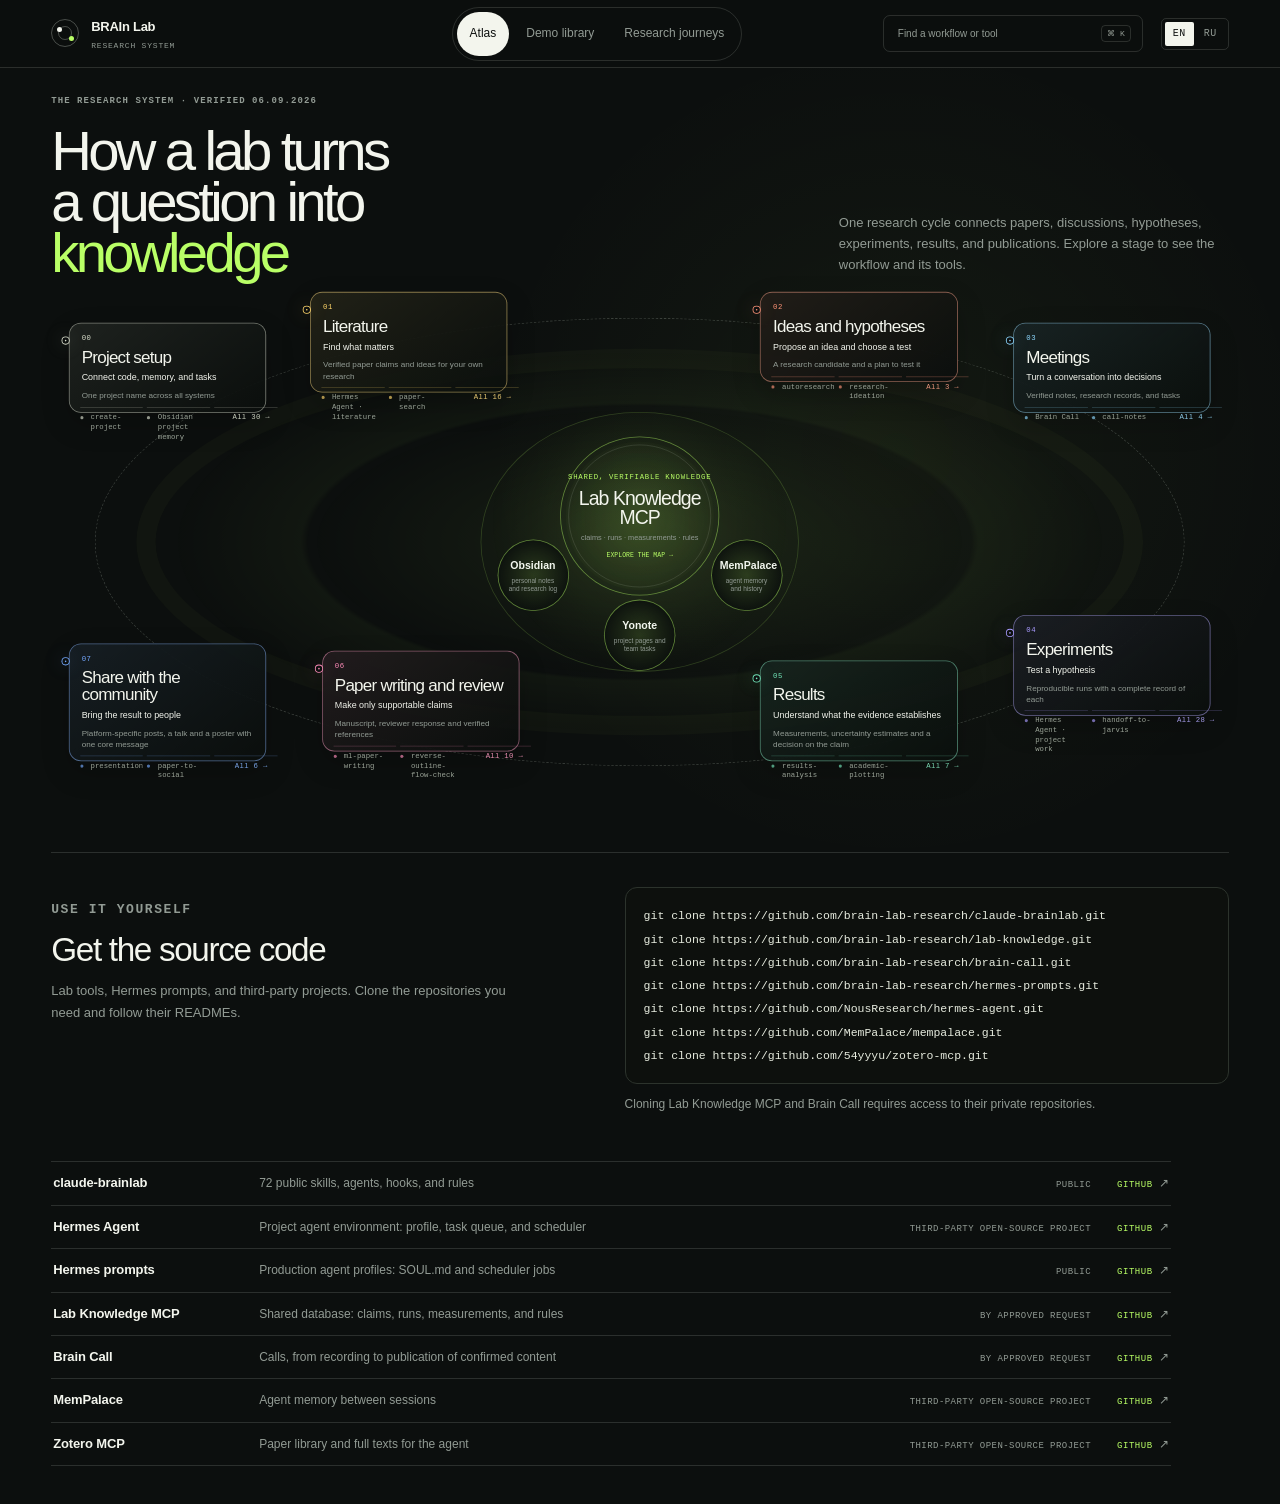
<file: docs/lab-showcase/index.html>
<!doctype html>
<html lang="en">
<head>
  <meta charset="utf-8">
  <script src="language.js"></script>
  <meta name="viewport" content="width=device-width,initial-scale=1">
  <meta name="color-scheme" content="dark">
  <meta name="description" content="The BRAIn Lab research system">
  <title>BRAIn Lab · Research Loop</title>
  <link rel="stylesheet" href="app.css">
  <link rel="stylesheet" href="refinements.css?v=overview-fit-20260911">
  <link rel="stylesheet" href="map-shapes.css">
  <link rel="stylesheet" href="mcp-design.css?v=simple-search-20260917">
  <link rel="stylesheet" href="front-design.css?v=ideation-20260917">
  <link rel="stylesheet" href="memory-map.css">
  <link rel="stylesheet" href="obsidian-setup.css?v=workspaces-20260911">
  <link rel="stylesheet" href="surface-pages.css?v=workspaces-20260911">
  <link rel="stylesheet" href="search-workspace.css?v=search-footer-20260917">
  <link rel="stylesheet" href="language.css">
</head>
<body>
  <header class="topbar">
    <button class="brand" aria-label="BRAIn Lab" id="home" type="button"><span class="brand-sign"><i></i><i></i></span><span><b>BRAIn Lab</b><small>Research system</small></span></button>
    <nav class="view-switch" aria-label="Explore the lab"><button class="active" data-view="loop" type="button">Atlas</button><button data-view="mcp-live" type="button">Demo library</button><button data-view="examples" type="button">Research journeys</button></nav>
    <button class="search-open" id="search-open" type="button"><span>Find a workflow or tool</span><kbd>⌘ K</kbd></button>
    <nav class="language-switch" aria-label="Language"><a data-language="en" lang="en" href="?lang=en">EN</a><a data-language="ru" lang="ru" href="ru/index.html?lang=ru">RU</a></nav>
  </header>

  <main>
    <section class="overview" id="overview">
      <header class="overview-head">
        <p class="overline">The research system · <span id="verified-date"></span></p>
        <h1>How a lab turns<br> a question into<br> <span>knowledge</span></h1>
        <p class="overview-intro">One research cycle connects papers, discussions, hypotheses, experiments, results, and publications. Explore a stage to see the workflow and its tools.</p>
      </header>

      <div class="loop-map" id="loop-map" aria-label="Research workflow map">
        <div class="loop-nodes" id="loop-nodes"></div>
        <section class="knowledge-cluster" aria-label="Four layers of memory and coordination">
          <button class="knowledge-core" id="knowledge-core" type="button">
            <span>Shared, verifiable knowledge</span><strong>Lab Knowledge<br>MCP</strong><p>claims · runs · measurements · rules</p><i>Explore the map →</i>
          </button>
          <div class="memory-surfaces">
            <button data-surface="obsidian" type="button"><b>Obsidian</b><span>personal notes and research log</span></button>
            <button data-surface="mempalace" type="button"><b>MemPalace</b><span>agent memory and history</span></button>
            <button data-surface="yonote" type="button"><b>Yonote</b><span>project pages and team tasks</span></button>
          </div>
        </section>
      </div>


      <p class="loop-tally" id="loop-tally"></p>

      <section class="toolkit" id="toolkit" aria-labelledby="toolkit-title"></section>
    </section>

    <article class="process-view" id="process-view" hidden></article>
    <article class="dykaf-view" id="dykaf-view" hidden></article>
    <article class="mcp-live-view" id="mcp-live-view" hidden></article>
    <article class="examples-view" id="examples-view" hidden></article>
  </main>

  <dialog class="search-dialog" id="search-dialog">
    <form method="dialog" class="search-head"><label><span aria-hidden="true">⌕</span><span class="sr-only">Search workflows and tools</span><input id="search-input" type="search" placeholder="Try: process a meeting, Hermes, rebuttal…" autocomplete="off"></label><button value="close" aria-label="Close">×</button></form>
    <div class="search-results" id="search-results"></div>
  </dialog>

  <script src="en/data/demo-flag.js?v=general-questions-20260916"></script>
  <script src="en/data/atlas-public.js?v=ideation-20260917"></script>
  <script src="en/data/research-loop-data.js?v=ideation-20260917"></script>
  <script src="en/data/system-examples.js?v=ideation-20260917"></script>
  <!-- Scientific snapshots load on demand when the search workspace opens. -->
  <!-- Ядро поиска: один индекс на узлы дерева, записи базы и статьи, ранжирование BM25.
       Отдельный файл, потому что его гоняет набор проверок tests/test_search.mjs без
       браузера — 38 запросов за секунду, поэтому качество меряется, а не обсуждается. -->
  <script src="en/search-core.js"></script>
  <script src="en/memory-map.js"></script>
  <script src="en/surface-pages.js?v=concise-dossiers-20260911"></script>
  <script src="en/obsidian-setup.js?v=workspaces-20260911"></script>
  <script src="en/app.js?v=ideation-20260917"></script>
</body>
</html>
</file>
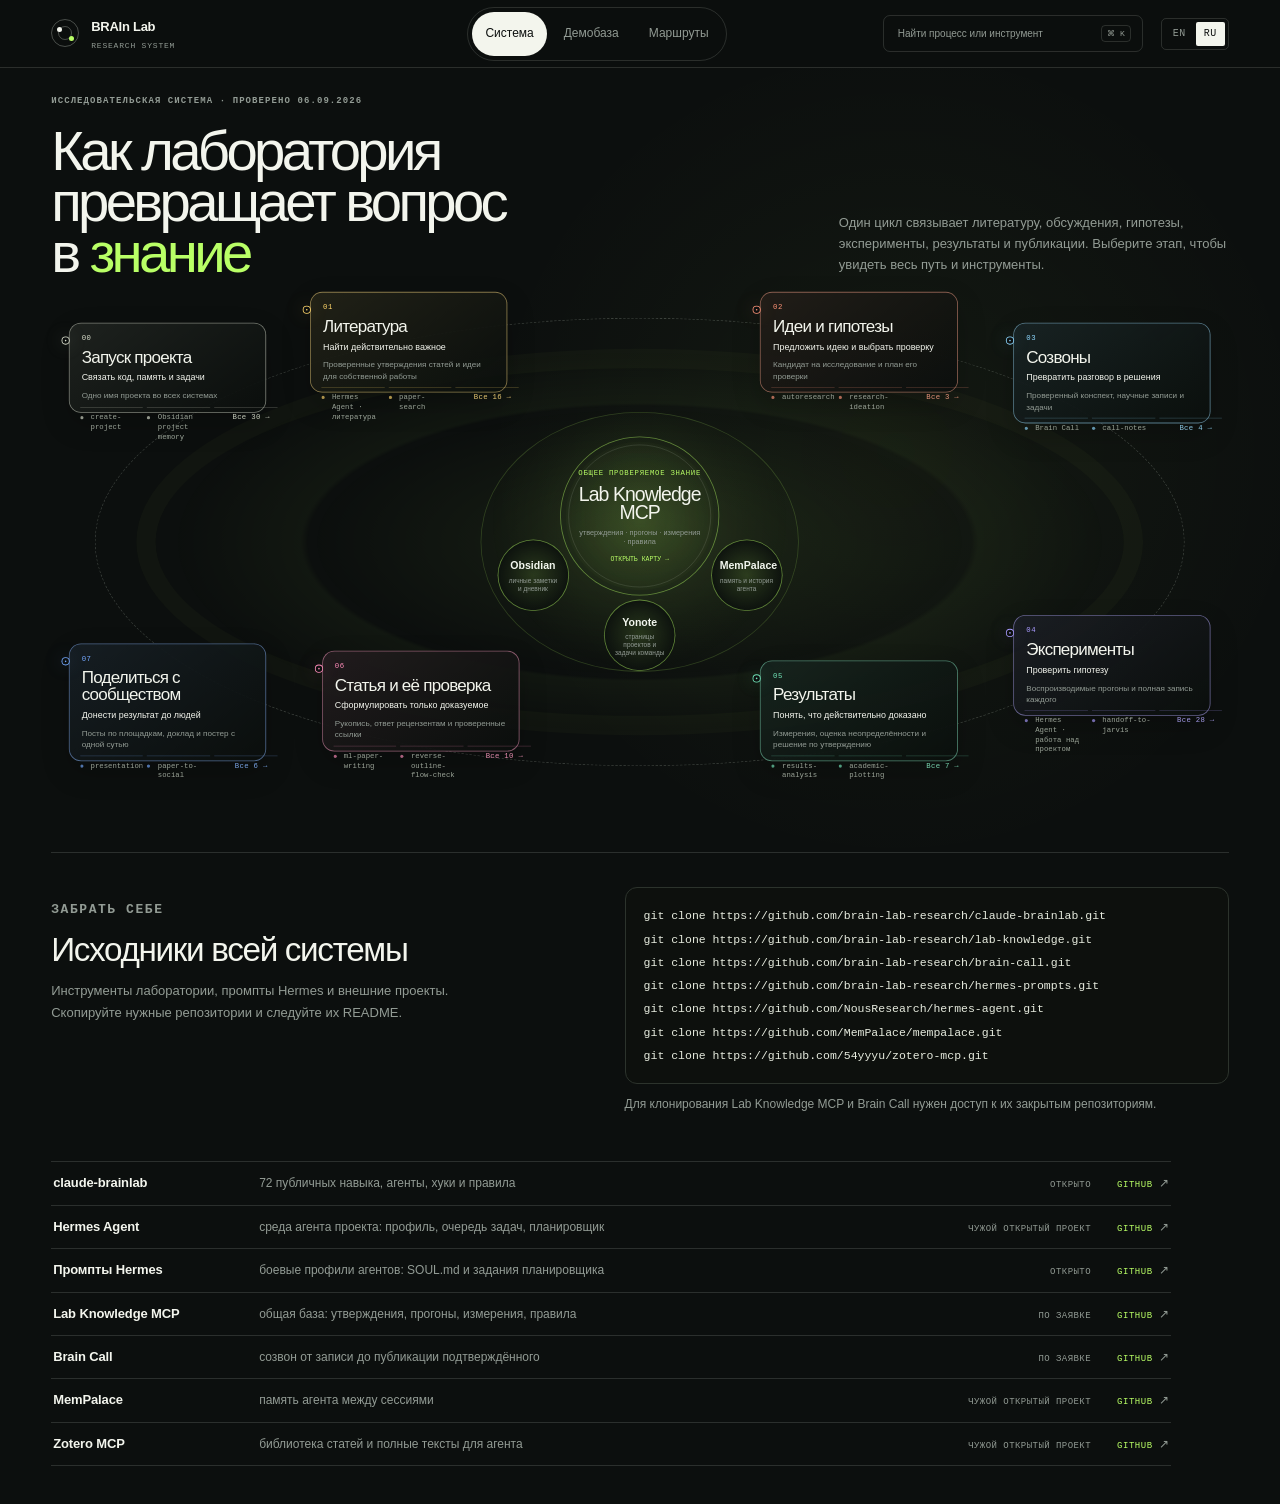
<file: docs/lab-showcase/ru/index.html>
<!doctype html>
<html lang="ru">
<head>
  <meta charset="utf-8">
  <base href="../">
  <script src="language.js"></script>
  <meta name="viewport" content="width=device-width,initial-scale=1">
  <meta name="color-scheme" content="dark">
  <meta name="description" content="Карта исследовательской работы BRAIn Lab">
  <title>BRAIn Lab · Research Loop</title>
  <link rel="stylesheet" href="app.css">
  <link rel="stylesheet" href="refinements.css?v=overview-fit-20260911">
  <link rel="stylesheet" href="map-shapes.css">
  <link rel="stylesheet" href="mcp-design.css?v=simple-search-20260917">
  <link rel="stylesheet" href="front-design.css?v=ideation-20260917">
  <link rel="stylesheet" href="memory-map.css">
  <link rel="stylesheet" href="obsidian-setup.css?v=workspaces-20260911">
  <link rel="stylesheet" href="surface-pages.css?v=workspaces-20260911">
  <link rel="stylesheet" href="search-workspace.css?v=search-footer-20260917">
  <link rel="stylesheet" href="language.css">
</head>
<body>
  <header class="topbar">
    <button class="brand" aria-label="BRAIn Lab" id="home" type="button"><span class="brand-sign"><i></i><i></i></span><span><b>BRAIn Lab</b><small>Research system</small></span></button>
    <nav class="view-switch" aria-label="Режим просмотра"><button class="active" data-view="loop" type="button">Система</button><button data-view="mcp-live" type="button">Демобаза</button><button data-view="examples" type="button">Маршруты</button></nav>
    <button class="search-open" id="search-open" type="button"><span>Найти процесс или инструмент</span><kbd>⌘ K</kbd></button>
    <nav class="language-switch" aria-label="Язык"><a data-language="en" lang="en" href="?lang=en">EN</a><a data-language="ru" lang="ru" href="ru/index.html?lang=ru">RU</a></nav>
  </header>

  <main>
    <section class="overview" id="overview">
      <header class="overview-head">
        <p class="overline">Исследовательская система · <span id="verified-date"></span></p>
        <h1>Как лаборатория<br> превращает вопрос<br> в <span>знание</span></h1>
        <p class="overview-intro">Один цикл связывает литературу, обсуждения, гипотезы, эксперименты, результаты и публикации. Выберите этап, чтобы увидеть весь путь и инструменты.</p>
      </header>

      <div class="loop-map" id="loop-map" aria-label="Карта исследовательской работы">
        <div class="loop-nodes" id="loop-nodes"></div>
        <section class="knowledge-cluster" aria-label="Четыре слоя памяти и координации">
          <button class="knowledge-core" id="knowledge-core" type="button">
            <span>Общее проверяемое знание</span><strong>Lab Knowledge<br>MCP</strong><p>утверждения · прогоны · измерения · правила</p><i>Открыть карту →</i>
          </button>
          <div class="memory-surfaces">
            <button data-surface="obsidian" type="button"><b>Obsidian</b><span>личные заметки и дневник</span></button>
            <button data-surface="mempalace" type="button"><b>MemPalace</b><span>память и история агента</span></button>
            <button data-surface="yonote" type="button"><b>Yonote</b><span>страницы проектов и задачи команды</span></button>
          </div>
        </section>
      </div>


      <p class="loop-tally" id="loop-tally"></p>

      <section class="toolkit" id="toolkit" aria-labelledby="toolkit-title"></section>
    </section>

    <article class="process-view" id="process-view" hidden></article>
    <article class="dykaf-view" id="dykaf-view" hidden></article>
    <article class="mcp-live-view" id="mcp-live-view" hidden></article>
    <article class="examples-view" id="examples-view" hidden></article>
  </main>

  <dialog class="search-dialog" id="search-dialog">
    <form method="dialog" class="search-head"><label><span aria-hidden="true">⌕</span><span class="sr-only">Поиск по процессам и инструментам</span><input id="search-input" type="search" placeholder="Например: разобрать созвон, Hermes, rebuttal…" autocomplete="off"></label><button value="close" aria-label="Закрыть">×</button></form>
    <div class="search-results" id="search-results"></div>
  </dialog>

  <script src="data/demo-flag.js?v=general-questions-20260916"></script>
  <script src="data/atlas-public.js?v=ideation-20260917"></script>
  <script src="data/research-loop-data.js?v=ideation-20260917"></script>
  <script src="data/system-examples.js?v=ideation-20260917"></script>
  <!-- Scientific snapshots load on demand when the search workspace opens. -->
  <!-- Ядро поиска: один индекс на узлы дерева, записи базы и статьи, ранжирование BM25.
       Отдельный файл, потому что его гоняет набор проверок tests/test_search.mjs без
       браузера — 38 запросов за секунду, поэтому качество меряется, а не обсуждается. -->
  <script src="search-core.js"></script>
  <script src="memory-map.js"></script>
  <script src="surface-pages.js?v=concise-dossiers-20260911"></script>
  <script src="obsidian-setup.js?v=workspaces-20260911"></script>
  <script src="app.js?v=ideation-20260917"></script>
</body>
</html>
</file>
<file: docs/lab-showcase/app.css>
@layer reset,tokens,base,header,overview,process,tools,search,responsive;
@layer reset{*,*:before,*:after{box-sizing:border-box}html,body{margin:0;min-width:320px}button,input{font:inherit}button{color:inherit}a{color:inherit}h1,h2,h3,h4,p,dl,dd,ol,ul{margin:0}[hidden]{display:none!important}}
@layer tokens{:root{--bg:#0c0f0e;--panel:#121614;--panel-2:#171c19;--ink:#f3f5ed;--muted:#929b94;--line:rgba(231,239,230,.14);--line-strong:rgba(231,239,230,.28);--lime:#b9ff66;--warm:#ece8dc;--display:"Avenir Next","Century Gothic","Helvetica Neue",sans-serif;--body:"Avenir Next","Helvetica Neue",sans-serif;--mono:"SFMono-Regular",Consolas,monospace;--pad:clamp(20px,4vw,64px);--max:1500px}}
@layer base{html{background:var(--bg);scroll-behavior:smooth}body{background:var(--bg);color:var(--ink);font:15px/1.55 var(--body)}button,a{-webkit-tap-highlight-color:transparent}:focus-visible{outline:2px solid var(--lime);outline-offset:4px}::selection{background:var(--lime);color:var(--bg)}.overline{font:600 9px/1.2 var(--mono);letter-spacing:.12em;text-transform:uppercase;color:var(--muted)}}
@layer header{.topbar{position:fixed;z-index:50;inset:0 0 auto;height:68px;display:grid;grid-template-columns:1fr auto 1fr;align-items:center;padding:0 var(--pad);border-bottom:1px solid var(--line);background:rgba(12,15,14,.84);backdrop-filter:blur(18px)}.brand{display:flex;align-items:center;gap:12px;width:max-content;border:0;background:none;padding:0;cursor:pointer;text-align:left}.brand>span:last-child{display:grid}.brand b{font-size:13px;letter-spacing:-.02em}.brand small{margin-top:3px;color:var(--muted);font:8px var(--mono);letter-spacing:.1em;text-transform:uppercase}.brand-sign{position:relative;width:28px;height:28px;border:1px solid var(--line-strong);border-radius:50%}.brand-sign:before{content:"";position:absolute;inset:6px;border:1px solid var(--line-strong);border-radius:50%}.brand-sign i{position:absolute;width:5px;height:5px;border-radius:50%;background:var(--ink);left:5px;top:7px}.brand-sign i+ i{left:auto;top:auto;right:4px;bottom:5px;background:var(--lime)}.view-switch{display:flex;gap:4px;padding:4px;border:1px solid var(--line);border-radius:999px}.view-switch button{border:0;border-radius:999px;background:none;padding:7px 13px;color:var(--muted);font-size:10px;cursor:pointer}.view-switch button.active{background:var(--ink);color:var(--bg)}.search-open{justify-self:end;display:flex;justify-content:space-between;align-items:center;gap:34px;min-width:260px;padding:9px 11px 9px 14px;border:1px solid var(--line);border-radius:7px;background:none;color:var(--muted);font-size:10px;cursor:pointer}.search-open:hover{border-color:var(--line-strong);color:var(--ink)}kbd{padding:3px 5px;border:1px solid var(--line);border-radius:4px;font:8px var(--mono)}}
@layer overview{.overview{min-height:100vh;padding:115px var(--pad) 70px;overflow:hidden;background:radial-gradient(circle at 70% 30%,rgba(185,255,102,.045),transparent 30%),var(--bg)}.overview-head{position:relative;z-index:3;width:min(100%,var(--max));margin:auto}.overview-head h1{margin-top:18px;max-width:760px;font:500 clamp(48px,6.2vw,96px)/.91 var(--display);letter-spacing:-.065em}.overview-head h1 span{color:var(--lime)}.overview-intro{position:absolute;right:0;bottom:3px;max-width:430px;color:var(--muted);font-size:14px;line-height:1.7}.loop-map{position:relative;width:min(100%,1200px);height:720px;margin:-40px auto 0}.loop-line{position:absolute;inset:0;width:100%;height:100%;overflow:visible}.loop-shadow{fill:none;stroke:rgba(185,255,102,.05);stroke-width:38}.loop-stroke{fill:none;stroke:rgba(220,228,220,.22);stroke-width:1.2;stroke-dasharray:3 7}.knowledge-core{position:absolute;left:50%;top:50%;width:260px;height:260px;transform:translate(-50%,-50%);display:flex;flex-direction:column;align-items:center;justify-content:center;border:1px solid rgba(185,255,102,.45);border-radius:50%;background:radial-gradient(circle,rgba(185,255,102,.11),rgba(185,255,102,.025) 66%,transparent 67%);cursor:pointer}.knowledge-core:before{content:"";position:absolute;inset:13px;border:1px solid var(--line);border-radius:50%}.knowledge-core span{position:relative;color:var(--lime);font:8px var(--mono);letter-spacing:.1em;text-transform:uppercase}.knowledge-core strong{position:relative;margin-top:10px;font:500 31px/.95 var(--display);letter-spacing:-.05em}.knowledge-core p{position:relative;max-width:170px;margin-top:13px;color:var(--muted);font-size:10px;line-height:1.4}.knowledge-core i{position:relative;margin-top:18px;color:var(--lime);font:normal 8px var(--mono);text-transform:uppercase}.knowledge-core:hover{background:radial-gradient(circle,rgba(185,255,102,.17),rgba(185,255,102,.04) 66%,transparent 67%)}.loop-node{--accent:var(--lime);position:absolute;width:235px;padding:0;border:0;background:none;text-align:left;cursor:pointer}.loop-node:before{content:"";position:absolute;width:13px;height:13px;border:4px solid var(--bg);border-radius:50%;background:var(--accent);box-shadow:0 0 0 1px var(--accent)}.loop-node .num{display:block;color:var(--accent);font:9px var(--mono)}.loop-node h2{margin-top:7px;font:500 25px/1 var(--display);letter-spacing:-.045em}.loop-node .verb{margin-top:8px;color:var(--ink);font-size:11px}.loop-node .result{max-width:220px;margin-top:5px;color:var(--muted);font-size:10px;line-height:1.4}.loop-node:hover h2{color:var(--accent)}.loop-node:hover .result{color:var(--ink)}.loop-node:nth-child(1){left:6%;top:42%}.loop-node:nth-child(1):before{right:-41px;top:45px}.loop-node:nth-child(2){left:20%;top:10%}.loop-node:nth-child(2):before{right:5px;bottom:-45px}.loop-node:nth-child(3){left:50%;top:2%;transform:translateX(-50%);text-align:center}.loop-node:nth-child(3) .result{margin-inline:auto}.loop-node:nth-child(3):before{left:50%;bottom:-51px}.loop-node:nth-child(4){right:11%;top:13%}.loop-node:nth-child(4):before{left:-35px;bottom:-33px}.loop-node:nth-child(5){right:2%;top:43%}.loop-node:nth-child(5):before{left:-44px;top:42px}.loop-node:nth-child(6){right:15%;bottom:6%}.loop-node:nth-child(6):before{left:-26px;top:-39px}.loop-node:nth-child(7){left:37%;bottom:0%;text-align:center}.loop-node:nth-child(7) .result{margin-inline:auto}.loop-node:nth-child(7):before{left:50%;top:-47px}.loop-node:nth-child(8){left:8%;bottom:7%}.loop-node:nth-child(8):before{right:-31px;top:-27px}.support{width:min(100%,var(--max));margin:10px auto 0;padding-top:34px;border-top:1px solid var(--line);display:grid;grid-template-columns:1fr 2fr;gap:40px}.support h2{margin-top:10px;font:500 25px/1.1 var(--display);letter-spacing:-.04em}.support-items{display:grid;grid-template-columns:repeat(3,1fr);gap:1px;background:var(--line)}.support-item{padding:18px;background:var(--bg);border:0;text-align:left;cursor:pointer}.support-item small{color:var(--muted);font:8px var(--mono);text-transform:uppercase}.support-item strong{display:block;margin-top:17px;font-size:13px}.support-item span{display:block;margin-top:5px;color:var(--muted);font-size:10px}.support-item:hover strong{color:var(--lime)}}
@layer process{.process-view,.dykaf-view{min-height:100vh;padding:110px var(--pad) 90px;background:var(--warm);color:#141713}.process-shell{width:min(100%,1280px);margin:auto}.back-button{border:0;background:none;padding:0;color:#526055;font:9px var(--mono);text-transform:uppercase;letter-spacing:.08em;cursor:pointer}.process-hero{display:grid;grid-template-columns:150px minmax(0,1.25fr) minmax(280px,.65fr);gap:38px;margin-top:52px;padding-bottom:65px;border-bottom:1px solid rgba(20,23,19,.18)}.process-index{font:500 100px/.8 var(--display);letter-spacing:-.08em;color:var(--accent,#426aff)}.process-title h1{font:500 clamp(52px,7vw,94px)/.88 var(--display);letter-spacing:-.065em}.process-title .verb{margin-top:20px;font-size:18px}.process-purpose{align-self:end;color:#596057;font-size:14px;line-height:1.7}.process-actions{display:flex;flex-wrap:wrap;gap:8px;margin-top:22px}.source-link{display:inline-flex;gap:18px;justify-content:space-between;padding:9px 11px;border:1px solid rgba(20,23,19,.2);border-radius:5px;text-decoration:none;font:9px var(--mono);text-transform:uppercase}.source-link:hover{background:#151815;color:var(--warm)}.process-section{padding:72px 0;border-bottom:1px solid rgba(20,23,19,.16)}.section-label{color:#6a7168;font:9px var(--mono);letter-spacing:.11em;text-transform:uppercase}.section-heading{display:grid;grid-template-columns:1fr 1fr;gap:60px;align-items:end;margin-top:15px}.section-heading h2{font:500 clamp(34px,4vw,58px)/.95 var(--display);letter-spacing:-.055em}.section-heading p{max-width:520px;color:#5e655c;font-size:13px;line-height:1.7}.when-grid{display:grid;grid-template-columns:repeat(3,1fr);gap:1px;margin-top:38px;background:rgba(20,23,19,.16)}.when-grid p{padding:22px;background:var(--warm);font-size:12px}.flow{display:grid;grid-template-columns:repeat(3,1fr);gap:12px;margin-top:44px}.stage{position:relative;min-height:245px;padding:22px;border:1px solid rgba(20,23,19,.18);border-radius:12px;background:rgba(255,255,255,.22)}.stage-number{color:var(--accent);font:10px var(--mono)}.stage h3{margin-top:35px;font:500 21px/1.05 var(--display);letter-spacing:-.035em}.stage>p{margin-top:13px;color:#5d645b;font-size:12px;line-height:1.6}.stage-result{position:absolute;right:20px;bottom:18px;left:20px;padding-top:12px;border-top:1px solid rgba(20,23,19,.14);font-size:10px}.stage-result span{display:block;margin-bottom:5px;color:#747b72;font:8px var(--mono);text-transform:uppercase}.human-badge{position:absolute;right:18px;top:17px;color:#87452e;font:8px var(--mono);text-transform:uppercase}.outcome-layout{display:grid;grid-template-columns:1fr 1.35fr;gap:80px;margin-top:40px}.outcome-list{list-style:none;padding:0}.outcome-list li{padding:15px 0;border-top:1px solid rgba(20,23,19,.15);font-size:13px}.outcome-list li:before{content:"✓";margin-right:12px;color:var(--accent)}.destinations{display:grid;gap:9px}.destination{display:grid;grid-template-columns:130px 1fr;gap:18px;padding:17px;border:1px solid rgba(20,23,19,.16);border-radius:8px}.destination strong{font-size:11px}.destination p{font-size:11px;line-height:1.55}.destination small{display:block;margin-top:4px;color:#6c746a;font-size:9px}.control-grid{display:grid;grid-template-columns:1fr 1fr;gap:10px;margin-top:34px}.control{padding:17px;border-left:2px solid var(--accent);background:rgba(255,255,255,.25);font-size:11px}.example{margin-top:34px;padding:26px;border-radius:12px;background:#151815;color:#e8ede5}.example span{color:var(--accent);font:8px var(--mono);text-transform:uppercase}.example p{max-width:900px;margin-top:12px;font-size:13px;line-height:1.7}.process-nav{display:flex;justify-content:space-between;gap:20px;padding-top:40px}.process-nav button{border:0;background:none;padding:0;text-align:left;cursor:pointer}.process-nav button:last-child{text-align:right}.process-nav small{color:#747b72;font:8px var(--mono);text-transform:uppercase}.process-nav strong{display:block;margin-top:5px;font-size:13px}}
@layer tools{.tools-intro{margin-top:34px;display:flex;justify-content:space-between;align-items:end}.tools-intro p{max-width:720px;color:#5d645b;font-size:13px}.tools-count{color:#6b7369;font:9px var(--mono)}.tool-list{margin-top:28px;border-top:1px solid rgba(20,23,19,.2)}.tool{border-bottom:1px solid rgba(20,23,19,.2)}.tool summary{list-style:none;display:grid;grid-template-columns:52px minmax(180px,.45fr) 1fr 28px;gap:22px;align-items:center;padding:22px 0;cursor:pointer}.tool summary::-webkit-details-marker{display:none}.tool-type{font:8px var(--mono);color:#727970;text-transform:uppercase}.tool summary h3{font:500 19px var(--display);letter-spacing:-.03em}.tool-role{color:#5d645b;font-size:11px;line-height:1.5}.tool-toggle{font-size:20px;color:#6d746c}.tool[open] .tool-toggle{transform:rotate(45deg)}.tool-body{display:grid;grid-template-columns:.7fr 1.3fr;gap:70px;padding:10px 0 38px 74px}.tool-when{font-size:12px;line-height:1.65}.tool-when strong{display:block;margin-bottom:8px;font:8px var(--mono);text-transform:uppercase;color:#727970}.tool-spec{display:grid;grid-template-columns:1fr 1fr;gap:22px}.tool-spec dl{padding-top:10px;border-top:1px solid rgba(20,23,19,.13)}.tool-spec dt{color:#747b72;font:8px var(--mono);text-transform:uppercase}.tool-spec dd{margin-top:8px;font-size:10px;line-height:1.6}.tool-spec dd span{display:block}.tool-links{display:flex;flex-wrap:wrap;gap:7px;margin-top:18px}.all-capabilities{margin-top:34px}.all-capabilities>summary,.implementation>summary{cursor:pointer;padding:15px 0;border-top:1px solid rgba(20,23,19,.2);font:10px var(--mono);text-transform:uppercase}.capability-list{display:grid;grid-template-columns:repeat(2,1fr);gap:8px;margin-top:16px}.capability{padding:14px;border:1px solid rgba(20,23,19,.14);border-radius:7px;background:transparent;text-align:left;cursor:pointer}.capability strong{font-size:11px}.capability span{display:block;margin-top:5px;color:#687067;font-size:9px;line-height:1.45}.implementation{margin-top:50px}.implementation-box{margin-top:14px;padding:24px;border-radius:10px;background:#dcd9ce}.implementation-box>p{max-width:800px;font-size:12px}.implementation-box ul{display:grid;grid-template-columns:1fr 1fr;gap:8px 35px;margin:24px 0 0;padding-left:18px;font-size:10px}.implementation-box .tool-links{margin-top:24px}.implementation-box .source-link{border-color:rgba(20,23,19,.22)}}
@layer search{.search-dialog{width:min(760px,calc(100% - 32px));max-height:min(720px,calc(100% - 32px));padding:0;border:1px solid var(--line-strong);border-radius:13px;background:#111512;color:var(--ink);box-shadow:0 40px 120px rgba(0,0,0,.55)}.search-dialog::backdrop{background:rgba(4,6,5,.76);backdrop-filter:blur(8px)}.search-head{display:grid;grid-template-columns:1fr 44px;border-bottom:1px solid var(--line)}.search-head label{display:flex;align-items:center;gap:12px;padding:17px}.search-head input{width:100%;border:0;outline:0;background:none;color:var(--ink);font-size:14px}.search-head button{border:0;border-left:1px solid var(--line);background:none;color:var(--muted);cursor:pointer}.search-results{max-height:600px;overflow:auto;padding:10px}.search-group{padding:10px 8px 5px;color:var(--muted);font:8px var(--mono);text-transform:uppercase}.search-item{display:block;width:100%;padding:13px 12px;border:0;border-radius:7px;background:none;color:var(--ink);text-align:left;cursor:pointer}.search-item:hover{background:var(--panel-2)}.search-item strong{font-size:12px}.search-item span{display:block;margin-top:4px;color:var(--muted);font-size:10px}.empty-search{padding:45px 20px;text-align:center;color:var(--muted);font-size:12px}}
@layer tools{.loop-node{--accent:var(--node,var(--lime))}.loop-node strong{display:block;margin-top:7px;font:500 25px/1 var(--display);letter-spacing:-.045em}.loop-node .verb,.loop-node .result{display:block}.support-item>span{color:var(--lime);font:8px var(--mono)}.support-item>p{margin-top:5px;color:var(--muted);font-size:10px}.support-item>i{display:block;margin-top:16px;color:var(--lime);font:normal 8px var(--mono);text-transform:uppercase}.tool summary>strong{font:500 19px var(--display);letter-spacing:-.03em}.tool-when>span{display:block;margin-bottom:8px;font:8px var(--mono);text-transform:uppercase;color:#727970}.tool-spec>div{padding-top:10px;border-top:1px solid rgba(20,23,19,.13)}.capability>span{display:block;margin:0 0 6px;color:#687067;font:8px var(--mono);text-transform:uppercase}.capability>strong{display:block;font-size:11px}.capability>p{margin-top:6px;color:#687067;font-size:9px;line-height:1.5}.capability>i{display:block;margin-top:12px;font:normal 8px var(--mono);text-transform:uppercase}.all-capabilities>summary span{float:right;color:#737a71}.implementation>summary span{float:right;color:#737a71}.search-group>h3{padding:8px 4px;color:var(--muted);font:8px var(--mono);letter-spacing:.1em}.search-group>h3 span{float:right}.search-item p{margin-top:4px;color:var(--muted);font-size:10px;line-height:1.45;text-transform:none}.search-item i{display:block;margin-top:6px;color:var(--lime);font:normal 8px var(--mono);text-transform:uppercase}.search-results>.search-group>h2{margin:10px 0;color:var(--ink);font:500 30px var(--display);text-transform:none}.search-results>.search-group>p{margin:10px 0;color:var(--muted);font:11px/1.65 var(--body);text-transform:none}.search-results>.search-group .tool-spec{margin-top:24px;color:var(--ink);text-transform:none}.search-results>.search-group .tool-spec dt{color:var(--muted)}}
@layer responsive{@media(max-width:1050px){.overview-intro{position:static;margin-top:25px}.loop-map{transform:scale(.88);transform-origin:top center;margin-bottom:-80px}.process-hero{grid-template-columns:100px 1fr}.process-purpose{grid-column:2}.flow{grid-template-columns:repeat(2,1fr)}.tool-body{grid-template-columns:1fr;padding-left:0}.outcome-layout{gap:35px}}@media(max-width:760px){.topbar{grid-template-columns:1fr auto;height:62px}.view-switch{display:none}.search-open{min-width:0;border:0;padding:10px}.search-open span{display:none}.overview{padding-top:94px}.overview-head h1{font-size:46px}.loop-map{height:auto;margin:52px 0 0;transform:none}.loop-line{display:none}.knowledge-core{position:relative;left:auto;top:auto;width:100%;height:auto;transform:none;align-items:flex-start;padding:22px;border-radius:12px;text-align:left}.knowledge-core:before{display:none}.knowledge-core strong br{display:none}.knowledge-core p{max-width:none}.loop-nodes{display:grid;margin-top:12px}.loop-node,.loop-node:nth-child(n){position:relative;left:auto;right:auto;top:auto;bottom:auto;width:100%;transform:none;text-align:left;padding:20px 10px 20px 46px;border-bottom:1px solid var(--line)}.loop-node:before,.loop-node:nth-child(n):before{left:12px;right:auto;top:29px;bottom:auto}.loop-node:nth-child(n) .result{margin-left:0}.support{grid-template-columns:1fr;margin-top:50px}.support-items{grid-template-columns:1fr}.process-view,.dykaf-view{padding:90px 18px 60px}.process-hero{grid-template-columns:1fr;gap:20px;margin-top:35px}.process-index{font-size:65px}.process-purpose{grid-column:auto}.process-title h1{font-size:49px}.section-heading,.outcome-layout{grid-template-columns:1fr;gap:20px}.when-grid,.flow,.control-grid,.capability-list{grid-template-columns:1fr}.stage{min-height:220px}.tool summary{grid-template-columns:45px 1fr 24px}.tool-role{grid-column:2}.tool-body{padding-left:0}.tool-spec{grid-template-columns:1fr}.destination{grid-template-columns:1fr}.implementation-box ul{grid-template-columns:1fr}.process-nav{align-items:flex-end}}}
</file>
<file: docs/lab-showcase/refinements.css>
.sr-only{position:absolute!important;width:1px;height:1px;padding:0;margin:-1px;overflow:hidden;clip:rect(0,0,0,0);white-space:nowrap;border:0}

.memory-surfaces{position:absolute;z-index:2;left:50%;top:calc(50% + 148px);width:350px;transform:translateX(-50%);display:flex;justify-content:space-between;gap:12px}
.memory-surfaces button{width:169px;padding:10px 12px;border:1px solid var(--line);border-radius:7px;background:rgba(12,15,14,.88);color:var(--ink);text-align:left;cursor:pointer}
.memory-surfaces b{display:block;font-size:10px}
.memory-surfaces span{display:block;margin-top:3px;color:var(--muted);font-size:8px}
.memory-surfaces button:hover{border-color:var(--lime)}

.no-public-link{display:block;margin-top:18px;color:#747b72;font:8px var(--mono);text-transform:uppercase}
.process-title h1:focus{outline:none}
.tool-map{grid-column:1/-1;padding:18px;border:1px solid rgba(20,23,19,.14);border-radius:10px;background:rgba(255,255,255,.2)}
.tool-map>span{display:block;margin-bottom:14px;color:#747b72;font:8px var(--mono);letter-spacing:.08em;text-transform:uppercase}
.tool-map>div{display:flex;align-items:stretch;gap:7px}
.tool-map b{position:relative;flex:1;min-height:62px;padding:12px 10px;border-radius:7px;background:#151815;color:var(--warm);font:500 10px/1.35 var(--body)}
.tool-map b i{display:block;margin-bottom:9px;color:var(--accent);font:normal 7px var(--mono)}
.tool-map.path b:not(:last-child):after{content:"";position:absolute;z-index:2;right:-8px;top:50%;width:9px;height:1px;background:#151815}
.tool-map.cycle{border-radius:999px;padding:24px}.tool-map.cycle>div{gap:3px}.tool-map.cycle b{display:flex;flex-direction:column;justify-content:center;min-height:78px;border-radius:999px;text-align:center}.tool-map.cycle b:last-child{box-shadow:inset 0 0 0 1px var(--accent)}
.tool-map.routes>div{display:grid;grid-template-columns:repeat(3,1fr)}.tool-map.routes b:first-child{grid-column:1/-1;text-align:center;background:var(--accent);color:#151815}.tool-map.routes b:first-child i{color:#151815}.tool-map.stack>div{display:grid}.tool-map.stack b{min-height:0}.tool-map.stack b+ b{margin-top:-3px;margin-left:16px}
.tool-map.topology>div{display:grid;grid-template-columns:repeat(3,1fr)}.tool-map.topology b:first-child{grid-column:1/-1;text-align:center;background:var(--accent);color:#151815}.tool-map.topology b:first-child i{color:#151815}.tool-map.topology b:nth-child(n+5){grid-column:1/-1;min-height:48px;text-align:center}.tool-map.topology b:nth-child(n+6){margin-inline:8%}
.process-jump{position:sticky;z-index:12;top:68px;display:flex;gap:6px;margin:22px 0 -24px;padding:8px;border:1px solid rgba(20,23,19,.14);border-radius:9px;background:rgba(236,232,220,.9);backdrop-filter:blur(12px)}
.process-jump a{padding:7px 10px;border-radius:6px;color:#596057;text-decoration:none;font:8px var(--mono);text-transform:uppercase}
.process-jump a:hover{background:#151815;color:var(--warm)}
.capability-groups{display:grid;gap:8px;margin-top:16px}
.capability-group{border:1px solid rgba(20,23,19,.15);border-radius:8px}
.capability-group>summary{padding:13px 15px;cursor:pointer;font:9px var(--mono);text-transform:uppercase}
.capability-group>summary span{float:right;color:#727970}
.capability-group .capability-list{padding:0 10px 10px}
.support-items{grid-template-columns:repeat(4,1fr)}
.support-card{display:flex;flex-direction:column;background:var(--bg)}.support-card .support-item{width:100%;flex:1}.support-satellites{display:flex;flex-wrap:wrap;gap:4px;padding:0 18px 18px}.support-satellites button{padding:4px 6px;border:1px solid var(--line);border-radius:999px;background:none;color:#929a90;font:7px var(--mono);white-space:nowrap;cursor:pointer}.support-satellites button:hover{border-color:rgba(185,255,102,.45);color:#dce2da}

/* The overview previews each section as a small, named tool system. */
.loop-node{cursor:default}
.loop-node-main{width:100%;padding:0;border:0;background:none;color:inherit;text-align:inherit;cursor:pointer}
.loop-node-main strong{display:block;margin-top:7px;font:500 25px/1 var(--display);letter-spacing:-.045em}
.loop-node-main span{display:block}
.node-satellites{display:flex;flex-wrap:wrap;gap:5px;margin-top:10px}
.node-satellites button{min-height:24px;padding:4px 7px;border:1px solid color-mix(in srgb,var(--node) 38%,transparent);border-radius:999px;background:rgba(12,15,14,.82);color:#aeb6ac;font:7px var(--mono);white-space:nowrap;cursor:pointer;transition:.18s ease}.node-satellites button small{margin-right:5px;color:var(--node);font:6px var(--mono);text-transform:uppercase}.node-satellites .more{color:var(--node)}
.node-satellites button:before{content:"";display:inline-block;width:5px;height:5px;margin-right:5px;border:1px solid var(--node);transform:rotate(45deg)}
.node-satellites button:hover,.node-satellites button:focus-visible{border-color:var(--node);color:var(--ink);transform:translateY(-2px)}

/* Each process is a map first: tools, route and destinations share one canvas. */
.process-hero.compact{padding-bottom:44px}
.section-map{padding-top:48px}
.map-heading{display:flex;justify-content:space-between;gap:40px;align-items:end}
.map-heading h2{max-width:740px;margin-top:10px;font:500 clamp(34px,4.2vw,62px)/.92 var(--display);letter-spacing:-.055em}
.map-legend{display:flex;flex-wrap:wrap;justify-content:flex-end;gap:10px 16px;max-width:420px;color:#62695f;font:8px var(--mono);text-transform:uppercase}
.map-legend span{display:flex;align-items:center;gap:6px}.map-legend i{display:block;width:8px;height:8px;border:1px solid #50584f}
.map-legend .legend-tool{transform:rotate(45deg);border-color:var(--accent)}.map-legend .legend-stage{border-radius:50%}.map-legend .legend-gate{background:var(--accent);transform:rotate(45deg)}.map-legend .legend-destination{border-radius:5px 5px 1px 1px}
.section-map-canvas{position:relative;display:grid;grid-template-columns:minmax(180px,.58fr) minmax(380px,1.45fr) minmax(210px,.72fr);grid-template-areas:"context tools destinations" "core tools destinations" "journey journey journey";gap:16px;min-height:600px;margin-top:30px;padding:28px;border:1px solid rgba(20,23,19,.18);border-radius:22px;background:radial-gradient(circle at 50% 38%,color-mix(in srgb,var(--accent) 14%,transparent),transparent 28%),linear-gradient(135deg,rgba(255,255,255,.28),rgba(255,255,255,.04));overflow:hidden}
.section-map-canvas:before{content:"";position:absolute;inset:0;pointer-events:none;background-image:radial-gradient(rgba(20,23,19,.16) .65px,transparent .65px);background-size:15px 15px;mask-image:linear-gradient(to bottom,black,transparent 82%)}
.section-map-canvas>div,.map-core{position:relative;z-index:1}
.map-context{grid-area:context;align-self:start}.map-tools{grid-area:tools;display:grid;grid-template-columns:repeat(2,minmax(0,1fr));align-content:center;gap:9px}.map-core{grid-area:core;align-self:end}.map-journey{grid-area:journey;display:flex;gap:7px;align-items:stretch;padding-top:18px;border-top:1px solid rgba(20,23,19,.15);overflow-x:auto}.map-destinations{grid-area:destinations;display:flex;flex-direction:column;justify-content:center;gap:8px}
.map-context>span,.map-tools>span,.map-journey>span,.map-destinations>span{display:block;color:#656d63;font:8px var(--mono);letter-spacing:.09em;text-transform:uppercase}
.map-context>span,.map-tools>span,.map-destinations>span{grid-column:1/-1;margin-bottom:4px}.map-journey>span{flex:0 0 74px;align-self:center}
.section-map-canvas button{border:1px solid rgba(20,23,19,.17);background:rgba(240,237,226,.76);color:#141713;text-align:left;cursor:pointer;transition:opacity .18s,transform .18s,border-color .18s,background .18s}
.section-map-canvas button:hover,.section-map-canvas button:focus-visible,.section-map-canvas button.is-active{z-index:3;border-color:var(--accent);background:#f7f3e8;outline:none;transform:translateY(-2px);box-shadow:0 14px 30px rgba(20,23,19,.08)}
.section-map-canvas button.is-dim{opacity:.5}.section-map-canvas button.is-dim:hover{opacity:1}
.map-context button{display:block;width:100%;margin-top:7px;padding:9px 10px;border:0;border-left:2px solid rgba(20,23,19,.2);background:transparent;color:#596057;font-size:9px;line-height:1.4}
.map-tool{position:relative;display:flex;flex-direction:column;min-height:150px;padding:15px 15px 38px;border-radius:12px}.map-tool:before{content:"";position:absolute;right:13px;top:13px;width:9px;height:9px;border:1px solid var(--accent);transform:rotate(45deg)}
.map-tool small,.map-stage small,.map-destinations small,.map-core small{display:block;color:#697066;font:7px var(--mono);letter-spacing:.08em;text-transform:uppercase}.map-tool strong,.map-stage strong,.map-destinations strong,.map-core strong{display:block}.map-tool strong{max-width:85%;margin-top:13px;font:500 16px/1.05 var(--display)}.map-tool em,.map-stage em,.map-destinations em{display:block;margin-top:7px;color:#60675e;font:normal 9px/1.35 var(--body)}.map-tool>i{position:absolute;left:15px;bottom:12px;color:#777e75;font:normal 7px var(--mono);text-transform:uppercase}
.map-core{width:100%;min-height:130px;padding:18px;border:1px solid var(--accent)!important;border-radius:50% 50% 12px 12px!important;background:#151815!important;color:#eef2eb!important;text-align:center!important}.map-core small{color:var(--accent)}.map-core strong{margin-top:9px;font:500 23px/.95 var(--display)}.map-core span{display:block;margin-top:10px;color:#aeb5ab;font-size:9px;line-height:1.4}
.map-stage{flex:1 0 130px;min-height:96px;padding:12px;border-radius:9px}.map-stage strong{margin-top:9px;font-size:10px}.map-stage.is-gate{border-color:var(--accent);background:color-mix(in srgb,var(--accent) 19%,#f0ede2)}.map-stage.is-gate:before{content:"◇";float:right;color:#6d5830}
.map-destinations button{padding:13px;border-radius:14px 14px 4px 4px}.map-destinations strong{margin-top:7px;font-size:11px}.map-output{border-style:dashed!important;border-radius:4px!important;background:transparent!important}.map-output strong{font-size:9px!important;line-height:1.4}
.map-focus{display:grid;grid-template-columns:minmax(180px,.55fr) 1fr auto;gap:18px;align-items:center;min-height:135px;margin-top:12px;padding:20px 22px;border-radius:14px;background:#151815;color:#e9eee7}.map-focus-kicker{color:var(--accent);font:8px var(--mono);letter-spacing:.09em;text-transform:uppercase}.map-focus h3{font:500 25px/1 var(--display)}.map-focus p{color:#b6bdb3;font-size:11px;line-height:1.55}.focus-result{padding-left:18px;border-left:1px solid #353a35;color:#d5d9d2;font-size:10px;line-height:1.4}.focus-result b{display:block;margin-bottom:5px;color:#858d82;font:7px var(--mono);text-transform:uppercase}.map-focus-actions{display:flex;flex-wrap:wrap;gap:6px;justify-content:flex-end}.map-focus-actions button,.map-focus-actions .source-link{padding:8px 10px;border:1px solid #485047;border-radius:6px;background:none;color:#e4e9e2;font:8px var(--mono);text-transform:uppercase;cursor:pointer}.map-focus-actions button:hover,.map-focus-actions .source-link:hover{border-color:var(--accent);background:var(--accent);color:#151815}.map-focus.is-open{position:fixed;z-index:40;right:24px;bottom:24px;width:min(700px,calc(100vw - 48px));max-height:calc(100vh - 48px);overflow:auto;grid-template-columns:150px 1fr;box-shadow:0 28px 90px rgba(0,0,0,.32)}.map-focus.is-open>p{grid-column:2}.map-focus.is-open .tool-map,.map-focus.is-open .focus-route,.map-focus.is-open .map-focus-actions{grid-column:1/-1}.map-focus.is-open .tool-map{border-color:#3b423b;background:#1b201b}.focus-route{display:flex;align-items:center;gap:7px;color:#d7ddd4;font:8px/1.35 var(--mono)}.focus-route span{padding:6px 8px;border:1px solid #3c443c;border-radius:5px}.focus-route i{color:var(--accent);font-style:normal}.map-focus-actions [data-reset-focus]{margin-left:auto;min-width:34px;font-size:14px}

/* Twelve visual grammars built on the same accessible DOM. */
.section-map[data-layout="funnel"] .map-tools{grid-template-columns:repeat(2,1fr);padding:0 22px}.section-map[data-layout="funnel"] .map-tool:nth-of-type(5){grid-column:1/-1;margin-inline:18%}
.section-map[data-layout="planetarium"] .map-tools{grid-template-columns:1fr 1fr;transform:rotate(-2deg)}.section-map[data-layout="planetarium"] .map-tool{border-radius:50%;text-align:center}.section-map[data-layout="planetarium"] .map-tool:nth-of-type(even){transform:translateY(28px)}
.section-map[data-layout="branches"] .map-tools{align-content:start;padding-top:55px}.section-map[data-layout="branches"] .map-tool:first-of-type{grid-column:1/-1;margin-inline:15%}.section-map[data-layout="branches"] .map-tool:nth-of-type(n+2){border-radius:4px 28px 4px 28px}
.section-map[data-layout="routing"] .map-tools{grid-template-columns:1fr 1.25fr}.section-map[data-layout="routing"] .map-tool:nth-of-type(2){grid-row:span 2;min-height:265px;border-radius:40px 8px 40px 8px}.section-map[data-layout="routing"] .map-tool:nth-of-type(n+3){min-height:110px}
.section-map[data-layout="control"] .map-tools{grid-template-columns:repeat(3,1fr);align-content:center}.section-map[data-layout="control"] .map-tool{min-height:145px;border-radius:50% 50% 10px 10px}.section-map[data-layout="control"] .map-tool:first-of-type{grid-column:2;grid-row:1/3;min-height:290px;border-color:var(--accent)}
.section-map[data-layout="prism"] .map-tools{padding:22px}.section-map[data-layout="prism"] .map-tool{border-radius:2px 24px 2px 24px}
.section-map[data-layout="spine"] .map-tools{grid-template-columns:1fr 1fr}.section-map[data-layout="spine"] .map-tool{min-height:145px;border-radius:5px;border-left:4px solid var(--accent)}
.section-map[data-layout="storyboard"] .map-tools{grid-template-columns:repeat(3,1fr);align-items:stretch}.section-map[data-layout="storyboard"] .map-tool{min-height:175px;border-radius:5px}.section-map[data-layout="storyboard"] .map-tool:nth-of-type(even){transform:translateY(10px)}
.section-map[data-layout="ports"] .map-tools{grid-template-columns:1fr 1fr 1fr}.section-map[data-layout="ports"] .map-tool{border-radius:50% 6px 6px 50%}.section-map[data-layout="ports"] .map-tool:nth-of-type(2){transform:translateY(60px)}
.section-map[data-layout="workbench"] .map-tools{grid-template-columns:1fr 1fr}.section-map[data-layout="workbench"] .map-tool:first-of-type{grid-column:1/-1;margin-inline:12%;border-radius:6px}.section-map[data-layout="workbench"] .map-tool:nth-of-type(n+2){border-bottom:5px solid #272c27}
.section-map[data-layout="relay"] .map-tools{grid-template-columns:1fr 1fr}.section-map[data-layout="relay"] .map-tool{border-radius:999px}.section-map[data-layout="relay"] .map-tool:first-of-type{grid-column:1/-1;margin-inline:22%}
.section-map[data-layout="airlock"] .section-map-canvas{grid-template-columns:.5fr 1.6fr .8fr}.section-map[data-layout="airlock"] .map-tools{grid-template-columns:1.2fr 1fr}.section-map[data-layout="airlock"] .map-tool{min-height:145px;border-radius:28px 7px 28px 7px}.section-map[data-layout="airlock"] .map-tool:first-of-type{grid-row:span 2;min-height:300px;border:2px solid var(--accent);justify-content:center}.section-map[data-layout="airlock"] .map-tool strong{max-width:none;font-size:18px}


@media (max-width:1100px) and (min-width:761px){.support-items{grid-template-columns:repeat(2,1fr)}}

@media (min-width:761px) and (max-height:850px){
  .overview{padding-top:84px}
  .overview-head h1{max-width:620px;font-size:clamp(46px,4.6vw,59px)}
  .overview-intro{max-width:390px}
  .loop-map{height:680px;margin:-22px auto 0}
  .knowledge-core{width:190px;height:190px}
  .knowledge-core strong{font-size:20px}
  .knowledge-core p{max-width:130px;font-size:8px}
  .knowledge-core i{margin-top:10px}
  .memory-surfaces{top:calc(50% + 112px);width:350px}
  .memory-surfaces button{width:169px;padding:7px 9px}
  .loop-node{width:205px}
  .loop-node strong{font-size:18px}
  .loop-node .verb{margin-top:5px;font-size:9px}
  .loop-node .result{font-size:8px}
  .loop-node:nth-child(7){left:37%;bottom:-2%;transform:none;text-align:left}
  .loop-node:nth-child(7) .result{margin-inline:0}
  .support{margin-top:0}
}

@media (max-width:760px){
  .topbar{grid-template-columns:1fr auto auto}
  .view-switch{display:flex;border:0;padding:0}
  .view-switch button{display:none}
  .view-switch button[data-view="dykaf"]{display:block;padding:7px 8px;border:1px solid var(--line);font-size:8px}
  .search-open:before{content:"Поиск";font:8px var(--mono);text-transform:uppercase}
  .search-open kbd{display:none}
  .memory-surfaces{position:relative;left:auto;top:auto;width:100%;transform:none;margin-top:10px}
  .knowledge-core strong br{display:block}
  .memory-surfaces button{width:50%;background:var(--panel)}
  .process-jump{top:62px;overflow:auto}
  .tool-map>div{display:grid;grid-template-columns:1fr 1fr}.tool-map b{min-height:70px;font-size:11px;line-height:1.4}.tool-map.path b:after{display:none}.tool-map.routes>div{grid-template-columns:1fr 1fr}.tool-map.routes b:first-child{grid-column:1/-1}.tool-map.cycle{border-radius:12px;padding:16px}.tool-map.stack>div{grid-template-columns:1fr}.tool-map.stack b+ b{margin:0}.tool-map.topology>div{grid-template-columns:1fr}.tool-map.topology b,.tool-map.topology b:first-child,.tool-map.topology b:nth-child(n+5){grid-column:1;margin-inline:0}
  .loop-node-main{padding:0;color:var(--ink)}.node-satellites{margin-left:0;overflow-x:auto;flex-wrap:nowrap}.node-satellites button:nth-child(3){display:none}.node-satellites .more{display:block}
  .map-heading{display:block}.map-legend{justify-content:flex-start;margin-top:18px}.section-map-canvas,.section-map[data-layout="airlock"] .section-map-canvas{display:flex;flex-direction:column;min-height:0;padding:15px;border-radius:14px}.map-context{order:1}.map-core{order:2;align-self:stretch}.map-tools{order:3!important;display:grid!important;grid-template-columns:1fr 1fr!important;transform:none!important;clip-path:none!important;padding:0!important}.map-tool,.section-map[data-layout] .map-tool{grid-column:auto!important;grid-row:auto!important;min-width:0!important;min-height:150px!important;margin:0!important;transform:none!important;border-radius:10px!important;padding:13px 13px 38px!important;text-align:left!important}.map-journey{order:4}.map-destinations{order:5;display:grid;grid-template-columns:1fr 1fr}.map-focus,.map-focus.is-open{grid-template-columns:1fr;position:relative;z-index:2;right:auto;bottom:auto;width:auto}.map-focus.is-open>p,.map-focus.is-open .focus-route,.map-focus.is-open .map-focus-actions{grid-column:auto}.focus-route{flex-wrap:wrap}.focus-result{padding:10px 0 0;border-left:0;border-top:1px solid #353a35}.map-focus-actions{justify-content:flex-start}
}

/* v5 — click semantics, accessible targets, and the Lab Knowledge control plane. */
.focus-notes{margin-top:12px;padding:12px;border:1px solid #343d35;border-radius:7px}.focus-notes b{display:block;margin-bottom:7px;color:#899387;font:8px var(--mono);text-transform:uppercase}.focus-notes p{color:#d8ded6;font-size:10px;line-height:1.45}.focus-notes p+p{margin-top:6px}
.node-satellites button{min-height:36px;padding:7px 9px;font-size:9px}.node-satellites button small{font-size:8px}.quality-tool-links button{min-height:36px;font-size:10px}.process-title,.process-purpose{min-width:0}.process-title h1{overflow-wrap:anywhere}
.dykaf-view .stage{width:100%;color:#171a16;text-align:left;cursor:pointer}.dykaf-view .stage:hover,.dykaf-view .stage:focus-visible{border-color:var(--accent);outline:none;transform:translateY(-2px)}
.tool-map>ol{display:flex;align-items:stretch;gap:7px;margin:0;padding:0;list-style:none}.tool-map li{position:relative;flex:1;min-height:62px;padding:12px 10px;border-radius:7px;background:#151815;color:var(--warm);font:500 10px/1.35 var(--body)}.tool-map li i{display:block;margin-bottom:9px;color:var(--accent);font:normal 7px var(--mono)}.tool-map.path li:not(:last-child):after{content:"";position:absolute;z-index:2;right:-8px;top:50%;width:9px;height:1px;background:#151815}.tool-map.cycle>ol{gap:3px}.tool-map.cycle li{display:flex;flex-direction:column;justify-content:center;min-height:78px;border-radius:999px;text-align:center}.tool-map.routes>ol,.tool-map.topology>ol{display:grid;grid-template-columns:repeat(3,1fr)}.tool-map.routes li:first-child,.tool-map.topology li:first-child{grid-column:1/-1;text-align:center;background:var(--accent);color:#151815}.tool-map.stack>ol{display:grid}.tool-map.stack li{min-height:0}.tool-map.stack li+li{margin-top:-3px;margin-left:16px}

.knowledge-atlas-v3{--knowledge-green:#a8ee5d;--knowledge-blue:#72cee9;--knowledge-amber:#e5b85f;padding-top:44px}
.knowledge-atlas-v3 .knowledge-intro{display:grid;grid-template-columns:1.15fr .85fr;gap:18px 48px;align-items:end}.knowledge-atlas-v3 .knowledge-intro .section-label{grid-column:1/-1}.knowledge-atlas-v3 .knowledge-intro h2{font:500 clamp(42px,5.8vw,82px)/.88 var(--display);letter-spacing:-.06em}.knowledge-atlas-v3 .knowledge-intro>p:last-child{max-width:520px;color:#525a51;font-size:14px;line-height:1.6}
.knowledge-map-frame{display:grid;grid-template-columns:minmax(0,1fr) 300px;gap:12px;align-items:start;margin-top:30px}
.knowledge-map-shell{position:relative;display:grid;grid-template-columns:100px 110px minmax(340px,1fr) 110px 100px;gap:8px;align-items:start;padding:14px;border:1px solid rgba(20,23,19,.18);border-radius:26px;background:radial-gradient(circle at 50% 28%,rgba(168,238,93,.15),transparent 29%),linear-gradient(135deg,#e9e5d9,#f3efe5 54%,#e7e4da);box-shadow:0 28px 90px rgba(31,39,31,.08)}
.knowledge-map-shell button{color:#171a16;cursor:pointer;transition:border-color .16s ease,background .16s ease,opacity .16s ease,transform .16s ease,box-shadow .16s ease}.knowledge-map-shell button:hover,.knowledge-map-shell button:focus-visible{border-color:#578922!important;outline:none;transform:translateY(-1px)}
.knowledge-guard{grid-column:1/-1;display:grid;grid-template-columns:150px 90px 1fr;gap:12px;align-items:center;width:100%;padding:11px 14px;border:1px solid rgba(154,105,24,.35);border-radius:999px;background:rgba(255,248,226,.68);text-align:left}.knowledge-guard small{color:#8b6a2f;font:8px var(--mono);text-transform:uppercase}.knowledge-guard strong{font-size:14px}.knowledge-guard span{color:#645a46;font-size:10px}.access-guard{grid-row:1}
.knowledge-rack{display:flex;flex-direction:column;gap:6px;padding-top:10px}.knowledge-rack h3,.knowledge-route h3{margin-bottom:4px;color:#626b61;font:9px var(--mono);letter-spacing:.08em;text-transform:uppercase}.knowledge-rack button{position:relative;padding:11px;border:1px solid rgba(20,23,19,.16);border-radius:8px;background:rgba(255,255,255,.32);text-align:left}.knowledge-rack.producers button:after{content:"→";position:absolute;right:-10px;top:50%;color:#7a8478;font:10px var(--mono)}.knowledge-rack.consumers button:before{content:"→";position:absolute;left:-10px;top:50%;color:#7a8478;font:10px var(--mono)}.knowledge-rack strong{display:block;font-size:12px;line-height:1.2}.knowledge-rack span{display:block;margin-top:5px;color:#626a61;font-size:9px;line-height:1.35}
.knowledge-route{display:flex;flex-direction:column;gap:5px;padding-top:10px}.knowledge-route button{position:relative;min-height:72px;padding:10px;border:1px solid rgba(20,23,19,.16);border-radius:8px;background:rgba(255,255,255,.28);text-align:left}.knowledge-route button:not(:last-child):after{content:"↓";position:absolute;z-index:2;left:50%;bottom:-8px;color:#778074;font:10px var(--mono)}.knowledge-route small{color:#70796f;font:8px var(--mono)}.knowledge-route strong{display:block;margin-top:5px;font-size:11px;line-height:1.15}.knowledge-route span{display:block;margin-top:4px;color:#626a61;font-size:8px;line-height:1.3}.write-route button{border-left:3px solid var(--knowledge-green)}.read-route button{border-right:3px solid var(--knowledge-blue)}
.knowledge-atlas-v3 .knowledge-service{position:relative;padding:12px;border:1px solid rgba(20,23,19,.38);border-radius:22px;background:rgba(248,245,235,.84);box-shadow:0 24px 70px rgba(31,39,31,.11)}.knowledge-atlas-v3 .knowledge-service-head{width:100%;padding:19px;border:0;border-radius:14px;background:#121612;color:#edf2eb;text-align:left}.knowledge-atlas-v3 .knowledge-service-head small{color:var(--knowledge-green);font:9px var(--mono);text-transform:uppercase}.knowledge-atlas-v3 .knowledge-service-head strong{display:block;margin-top:8px;font:500 32px/.95 var(--display)}.knowledge-atlas-v3 .knowledge-service-head span{display:block;margin-top:8px;color:#b1bab0;font-size:11px}.knowledge-skill-chip{display:grid;width:100%;grid-template-columns:115px 1fr;gap:5px 10px;margin-top:6px;padding:10px 12px;border:1px dashed rgba(20,23,19,.25);border-radius:9px;background:#eeeadf;text-align:left}.knowledge-skill-chip small{grid-row:1/3;color:#697168;font:8px var(--mono);text-transform:uppercase}.knowledge-skill-chip strong{font-size:12px}.knowledge-skill-chip span{color:#626a61;font-size:9px}
.knowledge-atlas-v3 .knowledge-track{margin-top:7px;padding:11px;border:1px solid rgba(20,23,19,.15);border-radius:11px;background:rgba(255,255,255,.28)}.knowledge-atlas-v3 .knowledge-track header{display:flex;justify-content:space-between;gap:12px;align-items:baseline}.knowledge-atlas-v3 .knowledge-track header small{color:#687067;font:8px var(--mono);text-transform:uppercase}.knowledge-atlas-v3 .knowledge-track header strong{font-size:11px}.knowledge-atlas-v3 .knowledge-track>div{display:grid;gap:5px;margin-top:9px}.knowledge-atlas-v3 .empirical-chain{grid-template-columns:repeat(4,1fr)}.knowledge-atlas-v3 .knowledge-record{position:relative;min-height:92px;padding:10px;border:1px solid rgba(20,23,19,.17);border-radius:8px;background:#f5f1e6;text-align:left}.knowledge-atlas-v3 .empirical-chain .knowledge-record:not(:last-child):after,.knowledge-atlas-v3 .foreign-track .knowledge-record:first-child:after{content:"→";position:absolute;z-index:2;left:100%;top:43%;width:6px;color:#707a6e;font:9px var(--mono)}.knowledge-atlas-v3 .knowledge-record small{color:#6b746a;font:7px var(--mono);text-transform:uppercase}.knowledge-atlas-v3 .knowledge-record strong{display:block;margin-top:7px;font-size:12px;line-height:1.15}.knowledge-atlas-v3 .knowledge-record span{display:block;margin-top:5px;color:#60685f;font-size:8px;line-height:1.35}.theory-chain{grid-template-columns:105px 1fr!important;align-items:center;padding-top:6px;border-top:1px dashed rgba(20,23,19,.17)}.theory-chain>span{color:#687067;font:8px var(--mono);text-transform:uppercase}.theory-chain .knowledge-record{min-height:62px}.knowledge-atlas-v3 .foreign-track{border-color:rgba(67,156,190,.35);background:rgba(114,206,233,.08)}.knowledge-atlas-v3 .foreign-track>div{grid-template-columns:1fr 1fr}.knowledge-atlas-v3 .context-track>div{grid-template-columns:repeat(3,1fr)}.knowledge-atlas-v3 .context-track .knowledge-record{min-height:70px}
.provenance-guard{grid-column:auto;grid-template-columns:130px 1fr;margin-top:7px;border-radius:9px}.provenance-guard span{grid-column:2}.personal-dock{grid-column:1/-1;display:grid;grid-template-columns:170px repeat(3,1fr);gap:7px;align-items:stretch;padding-top:12px;border-top:1px solid rgba(20,23,19,.2)}.personal-dock header{padding:9px}.personal-dock header small{color:#687067;font:8px var(--mono);text-transform:uppercase}.personal-dock header strong{display:block;margin-top:7px;font-size:10px;line-height:1.3}.personal-dock button{padding:11px;border:1px dashed rgba(20,23,19,.2);border-radius:8px;background:rgba(255,255,255,.24);text-align:left}.personal-dock strong{font-size:12px}.personal-dock span{display:block;margin-top:5px;color:#626a61;font-size:9px;line-height:1.35}
.knowledge-map-frame>.knowledge-inspector{position:sticky!important;right:auto!important;bottom:auto!important;top:84px;width:auto!important;max-height:calc(100dvh - 104px);margin:0;padding:18px;overflow:auto;border:1px solid #39443b;border-radius:14px;background:#121612;color:#eaf0e8;box-shadow:0 24px 70px rgba(0,0,0,.2)}.knowledge-map-frame>.knowledge-inspector .focus-head h3{font-size:26px}.knowledge-map-frame>.knowledge-inspector .focus-detail-grid{grid-template-columns:1fr}.knowledge-map-frame>.knowledge-inspector .map-focus-actions{justify-content:flex-start;margin-top:14px}.knowledge-map-frame>.knowledge-inspector:not(.is-open){min-height:180px}.knowledge-map-frame>.knowledge-inspector.is-open{display:block}
.knowledge-atlas-v3 [data-knowledge].is-active{border-color:#578922!important;background:#f5f9e9;box-shadow:0 0 0 2px rgba(87,137,34,.22)}.knowledge-atlas-v3 .knowledge-service-head.is-active{background:#1f291a}.knowledge-atlas-v3 [data-knowledge].is-related{border-color:#77a83e!important;box-shadow:0 0 0 2px rgba(119,168,62,.16)}.knowledge-atlas-v3 [data-knowledge].is-muted{opacity:.28;filter:saturate(.25)}
.knowledge-technical{margin-top:10px;border:1px solid rgba(20,23,19,.17);border-radius:10px;background:rgba(255,255,255,.22)}.knowledge-technical>summary{display:flex;justify-content:space-between;gap:18px;padding:14px;cursor:pointer;font:600 12px var(--body)}.knowledge-technical>summary span{color:#687067;font:8px var(--mono);text-transform:uppercase}.knowledge-technical .knowledge-runtime{padding:0 10px 10px}.knowledge-technical .knowledge-source-links{padding:0 10px 10px}

@media (max-width:1180px) and (min-width:821px){.knowledge-map-frame{grid-template-columns:1fr}.knowledge-map-shell{grid-template-columns:1fr 1fr}.knowledge-map-shell>.knowledge-guard,.knowledge-map-shell>.knowledge-service,.knowledge-map-shell>.personal-dock{grid-column:1/-1}.knowledge-rack.producers button:after,.knowledge-rack.consumers button:before{display:none}.knowledge-map-frame>.knowledge-inspector{position:relative!important;top:auto;max-height:none}}
@media (max-width:820px){.knowledge-atlas-v3 .knowledge-intro{grid-template-columns:1fr}.knowledge-map-frame{grid-template-columns:1fr}.knowledge-map-shell{display:flex;flex-direction:column;padding:12px}.knowledge-map-shell>*{width:100%}.knowledge-map-shell>.access-guard{order:1}.knowledge-map-shell>.producers{order:2}.knowledge-map-shell>.write-route{order:3}.knowledge-map-shell>.knowledge-service{order:4}.knowledge-map-shell>.read-route{order:5}.knowledge-map-shell>.consumers{order:6}.knowledge-map-shell>.personal-dock{order:7}.knowledge-rack.producers button:after,.knowledge-rack.consumers button:before{display:none}.knowledge-route{display:grid;grid-template-columns:1fr 1fr}.knowledge-route h3{grid-column:1/-1}.knowledge-route button:not(:last-child):after{display:none}.knowledge-atlas-v3 .empirical-chain{grid-template-columns:1fr 1fr}.knowledge-atlas-v3 .empirical-chain .knowledge-record:after{display:none}.knowledge-atlas-v3 .context-track>div{grid-template-columns:1fr}.personal-dock{grid-template-columns:1fr}.knowledge-guard{grid-template-columns:1fr;border-radius:10px}.provenance-guard span{grid-column:auto}.knowledge-map-frame>.knowledge-inspector{position:relative!important;top:auto;max-height:none}.knowledge-technical>summary{display:block}.knowledge-technical>summary span{display:block;margin-top:6px}.process-title h1{font-size:clamp(38px,12vw,52px)!important}}
@media (max-width:820px){
  .loop-map{height:auto;margin:52px 0 0;transform:none!important}
  .loop-line{display:none}
  .knowledge-core{position:relative;left:auto;top:auto;width:100%;height:auto;transform:none;align-items:flex-start;padding:22px;border-radius:12px;text-align:left}
  .knowledge-core:before{display:none}.knowledge-core p{max-width:none}.knowledge-core strong br{display:none}
  .memory-surfaces{position:relative;left:auto;top:auto;width:100%;transform:none;margin-top:10px}.memory-surfaces button{width:50%;background:var(--panel)}
  .loop-nodes{display:grid;margin-top:12px}
  .loop-node,.loop-node:nth-child(n){position:relative;left:auto;right:auto;top:auto;bottom:auto;width:100%;transform:none;text-align:left;padding:20px 10px 20px 46px;border-bottom:1px solid var(--line)}
  .loop-node:before,.loop-node:nth-child(n):before{left:12px;right:auto;top:29px;bottom:auto}.loop-node:nth-child(n) .result{margin-left:0}
  .support{grid-template-columns:1fr;margin-top:50px}.support-items{grid-template-columns:1fr 1fr}
  .tool-map>ol{display:grid;grid-template-columns:1fr 1fr}.tool-map.path li:after{display:none}.tool-map.routes>ol,.tool-map.topology>ol{grid-template-columns:1fr 1fr}.tool-map.routes li:first-child,.tool-map.topology li:first-child{grid-column:1/-1}.tool-map.stack>ol{grid-template-columns:1fr}.tool-map.stack li+li{margin:0}
}

/* v40: dense system constellation, equal memory surfaces and evidence-first examples. */
#overview .overview-head{max-width:1500px}
#overview .overview-head h1{max-width:820px;font-size:clamp(48px,5.2vw,78px)}
#overview .overview-intro{max-width:500px;font-size:15px}
#overview .loop-map{display:grid;grid-template-columns:repeat(3,minmax(0,1fr));grid-template-rows:210px 270px 210px;gap:14px;width:min(100%,1500px);height:auto;margin:54px auto 0;transform:none!important}
#overview .loop-map:before{content:"";position:absolute;z-index:0;inset:6% 8%;background:linear-gradient(90deg,transparent 49.9%,rgba(185,255,102,.12) 50%,transparent 50.1%),linear-gradient(0deg,transparent 49.9%,rgba(185,255,102,.12) 50%,transparent 50.1%);pointer-events:none}
#overview .loop-line{display:none}
#overview .loop-nodes{display:contents}
#overview .loop-node:nth-child(n){position:relative;inset:auto;width:auto;min-width:0;padding:0;transform:none;text-align:left}
#overview .loop-node:nth-child(1){grid-area:1/1}#overview .loop-node:nth-child(2){grid-area:1/2}#overview .loop-node:nth-child(3){grid-area:1/3}#overview .loop-node:nth-child(4){grid-area:2/3}#overview .loop-node:nth-child(5){grid-area:3/3}#overview .loop-node:nth-child(6){grid-area:3/2}#overview .loop-node:nth-child(7){grid-area:3/1}#overview .loop-node:nth-child(8){grid-area:2/1}
#overview .loop-node:before{display:none}
#overview .loop-node-main{display:flex;flex-direction:column;min-height:142px;height:100%;padding:20px 20px 68px;border:1px solid color-mix(in srgb,var(--node) 32%,var(--line));border-radius:18px;background:linear-gradient(145deg,color-mix(in srgb,var(--node) 7%,#121614),#101412 58%);transition:.18s ease}
#overview .loop-node-main:hover,#overview .loop-node-main:focus-visible{border-color:var(--node);transform:translateY(-2px);outline:none;box-shadow:0 18px 45px rgba(0,0,0,.25)}
#overview .loop-node-main .num{font-size:10px;letter-spacing:.08em}
#overview .loop-node-main strong{margin-top:11px;font-size:clamp(22px,1.9vw,30px);line-height:1}
#overview .loop-node-main .verb{margin-top:9px;font-size:12px}
#overview .loop-node-main .result{max-width:95%;margin-top:auto;padding-top:9px;font-size:10px;line-height:1.35}
#overview .node-satellites{position:absolute;right:14px;bottom:14px;left:14px;display:grid;grid-template-columns:repeat(3,minmax(0,1fr));gap:5px;transform:translateY(calc(100% + 6px));z-index:4}
#overview .loop-node:nth-child(n) .node-satellites{position:static;margin-top:-54px;padding:0 14px 13px;transform:none}
#overview .node-satellites button{display:block!important;min-width:0;min-height:44px;padding:9px 10px;overflow:hidden;border:1px solid color-mix(in srgb,var(--node) 38%,var(--line));border-radius:9px;background:#171c19;color:#e4e9e1;font:11px/1.25 var(--mono);text-overflow:ellipsis;white-space:nowrap;cursor:pointer}
#overview .node-satellites button:hover{border-color:var(--node)}
#overview .node-satellites small{display:none}
#overview .node-satellites .more{color:var(--node);text-align:center}
#overview .knowledge-cluster{position:relative;grid-area:2/2;min-width:0;border:1px solid rgba(185,255,102,.16);border-radius:32px;background:radial-gradient(circle at center,rgba(185,255,102,.09),rgba(185,255,102,.018) 48%,transparent 68%)}
#overview .knowledge-core{left:50%;top:43%;width:164px;height:164px;z-index:3}
#overview .knowledge-core:before{inset:9px}
#overview .knowledge-core span{font-size:9px}
#overview .knowledge-core strong{font-size:21px}
#overview .knowledge-core p{max-width:126px;font-size:10px;line-height:1.3}
#overview .knowledge-core i{margin-top:10px}
#overview .memory-surfaces{position:absolute;inset:0;width:auto;transform:none;display:block;margin:0}
#overview .memory-surfaces button{position:absolute;width:86px;height:86px;padding:12px;border:1px solid rgba(185,255,102,.48);border-radius:50%;background:radial-gradient(circle,rgba(185,255,102,.12),rgba(13,18,14,.96) 72%);color:#f2f6ee;text-align:center;cursor:pointer;transition:.18s ease}
#overview .memory-surfaces button:nth-child(1){left:4%;top:34%}#overview .memory-surfaces button:nth-child(2){right:4%;top:34%}#overview .memory-surfaces button:nth-child(3){left:50%;bottom:2%;transform:translateX(-50%)}
#overview .memory-surfaces button:hover,#overview .memory-surfaces button:focus-visible{border-color:var(--lime);box-shadow:0 0 30px rgba(185,255,102,.13);outline:none}
#overview .memory-surfaces b{font-size:12px}
#overview .memory-surfaces span{margin-top:4px;font-size:9px;line-height:1.18}
#overview .support{margin-top:70px;grid-template-columns:minmax(210px,.55fr) 2fr;gap:28px}
#overview .support-items{grid-template-columns:repeat(4,minmax(0,1fr));gap:8px;background:none}
#overview .support-card{border:1px solid var(--line);border-radius:14px;overflow:hidden}
#overview .support-card .support-item{padding:18px;background:#101412}
#overview .support-card .support-item strong{font-size:16px}
#overview .support-card .support-item p{font-size:10px;line-height:1.4}
#overview .support-satellites{padding:0 14px 14px;background:#101412}

.mcp-live-view,.examples-view{min-height:100vh;padding:108px var(--pad) 90px;background:#0c0f0e;color:#f1f5ed}
.special-shell{width:min(100%,1500px);margin:auto}
.special-hero{display:grid;grid-template-columns:minmax(0,1.3fr) minmax(280px,.7fr);gap:24px 70px;padding:34px 0 46px;border-bottom:1px solid var(--line)}
.special-hero>p{grid-column:1/-1;color:var(--lime);font:10px var(--mono);letter-spacing:.11em;text-transform:uppercase}
.special-hero h1{font:500 clamp(48px,6vw,88px)/.9 var(--display);letter-spacing:-.065em}
.special-hero>strong{align-self:end;color:#aab3a8;font-size:15px;line-height:1.6;font-weight:400}
.special-links{display:flex;flex-wrap:wrap;gap:7px;margin-top:18px}.special-hero .special-links{grid-column:1/-1}
.special-links a{padding:9px 12px;border:1px solid var(--line);border-radius:999px;color:#dfe6dd;text-decoration:none;font:9px var(--mono)}.special-links a:hover{border-color:var(--lime);color:var(--lime)}
.live-status{display:grid;grid-template-columns:repeat(4,minmax(0,1fr));gap:1px;margin-top:24px;background:var(--line)}
.live-status div{padding:16px;background:#111512}.live-status small{display:block;color:#718071;font:8px var(--mono)}.live-status strong{display:block;margin-top:7px;font-size:11px;line-height:1.35}
.live-counts{display:grid;grid-template-columns:repeat(5,minmax(0,1fr));gap:8px;margin-top:8px}
.live-counts article{min-height:120px;padding:17px;border:1px solid var(--line);border-radius:14px;background:linear-gradient(145deg,rgba(185,255,102,.07),transparent)}
.live-counts strong{display:block;color:var(--lime);font:500 30px var(--display)}.live-counts span{display:block;margin-top:12px;color:#abb4a9;font-size:10px;line-height:1.35}
.live-architecture,.live-operations,.live-example,.live-boundaries{margin-top:64px}
.live-architecture>header,.live-operations>header{display:grid;grid-template-columns:.4fr 1fr;gap:30px;align-items:end}.live-architecture header p,.live-operations header p,.live-example>p,.live-boundaries>p{color:#849080;font:9px var(--mono);text-transform:uppercase}.live-architecture h2,.live-operations h2,.live-example h2{font:500 clamp(30px,4vw,56px)/.95 var(--display);letter-spacing:-.05em}
.record-grid{display:grid;grid-template-columns:repeat(3,1fr);gap:8px;margin-top:22px}.record-grid article{min-height:150px;padding:18px;border:1px solid var(--line);border-radius:16px;background:#121614}.record-grid small{color:var(--lime);font:9px var(--mono)}.record-grid strong{display:block;margin-top:20px;font-size:17px}.record-grid span{display:block;margin-top:8px;color:#a0a99e;font-size:11px;line-height:1.5}
.live-flows{display:grid;grid-template-columns:1fr 1fr;gap:10px;margin-top:10px}.live-flows article{padding:20px;border-radius:16px;background:#eae6da;color:#161915}.live-flows p{font:600 10px var(--mono);text-transform:uppercase}.live-flows span{display:flex;gap:10px;margin-top:12px;font-size:12px}.live-flows i{display:grid;place-items:center;width:22px;height:22px;flex:none;border:1px solid #84907f;border-radius:50%;font:normal 8px var(--mono)}
.live-example{padding:30px;border:1px solid rgba(185,255,102,.35);border-radius:24px;background:radial-gradient(circle at 20% 20%,rgba(185,255,102,.12),transparent 36%)}.live-example h2{margin-top:12px}.live-example>div{display:grid;grid-template-columns:1fr 1fr;gap:8px;margin-top:22px}.live-example span{padding:16px;border:1px solid var(--line);border-radius:12px;font:11px/1.5 var(--mono)}.live-example>small{display:block;margin-top:16px;color:#929d90;font-size:10px}
.live-operations>div{display:grid;grid-template-columns:repeat(2,1fr);gap:8px;margin-top:22px}.live-operations article{padding:18px;border:1px solid var(--line);border-radius:14px;background:#111512}.live-operations article small{color:var(--lime);font:8px var(--mono);text-transform:uppercase}.live-operations article strong{display:block;margin:7px 0 12px;font-size:15px}.live-operations code{display:inline-block;margin:0 5px 5px 0;padding:4px 6px;border-radius:5px;background:#1d241e;color:#cbd4c8;font:8px var(--mono)}
.live-boundaries{display:grid;grid-template-columns:180px repeat(4,1fr);gap:8px;padding-top:25px;border-top:1px solid var(--line)}.live-boundaries>span{padding:14px;border:1px solid var(--line);border-radius:10px;color:#aab3a8;font-size:10px}.live-boundaries>details,.live-boundaries>small{grid-column:2/-1}.live-boundaries summary{cursor:pointer;color:var(--lime);font:9px var(--mono)}.live-boundaries details code{display:block;margin-top:7px;color:#a6b0a4;font:9px var(--mono)}.live-boundaries>small{margin-top:10px;color:#778175;font-size:9px}
.example-map{display:grid;grid-template-columns:repeat(3,1fr);gap:10px;margin-top:30px}.example-map button{min-height:300px;padding:24px;border:1px solid var(--line);border-radius:20px;background:#111512;color:#f1f5ed;text-align:left;cursor:pointer;transition:.18s ease}.example-map button:hover{border-color:var(--lime);transform:translateY(-3px)}.example-map small{color:var(--lime);font:9px var(--mono);text-transform:uppercase}.example-map strong{display:block;margin-top:28px;font:500 25px/1.05 var(--display)}.example-map span{display:block;margin-top:15px;color:#a1aaa0;font-size:11px;line-height:1.6}.example-map b{display:block;margin-top:22px;padding-top:14px;border-top:1px solid var(--line);font-size:11px;line-height:1.45}.example-map i{display:block;margin-top:20px;color:var(--lime);font:normal 9px var(--mono);text-transform:uppercase}.dykaf-route{display:grid;grid-template-columns:150px 1fr auto;gap:20px;align-items:center;width:100%;margin-top:10px;padding:24px;border:1px solid rgba(185,255,102,.35);border-radius:18px;background:rgba(185,255,102,.06);color:#edf4e9;text-align:left;cursor:pointer}.dykaf-route small,.dykaf-route span{color:var(--lime);font:9px var(--mono);text-transform:uppercase}.dykaf-route strong{font-size:16px}
.surface-page{padding-top:24px}.surface-hero{display:grid;grid-template-columns:120px 1fr;gap:10px 24px;margin-top:42px;padding-bottom:34px;border-bottom:1px solid rgba(20,23,19,.18)}.surface-hero p{grid-column:1/-1;color:#677166;font:9px var(--mono);text-transform:uppercase}.surface-hero>span{grid-row:2/4;color:var(--accent);font:500 72px/.9 var(--display)}.surface-hero h1{font:500 clamp(52px,7vw,90px)/.9 var(--display);letter-spacing:-.06em}.surface-hero>strong{max-width:760px;color:#566057;font-size:15px;line-height:1.55;font-weight:400}
.surface-map{display:grid;grid-template-columns:.9fr 1.1fr;gap:36px;padding:55px 0}.surface-orbit{position:relative;min-height:500px;border:1px solid rgba(20,23,19,.15);border-radius:50%;background:radial-gradient(circle,rgba(123,168,62,.12),transparent 58%)}.surface-center{position:absolute;left:50%;top:50%;width:180px;height:180px;transform:translate(-50%,-50%);display:flex;flex-direction:column;justify-content:center;padding:22px;border-radius:50%;background:#151915;color:#edf3e9;text-align:center}.surface-center small{color:#b9ff66;font:8px var(--mono);text-transform:uppercase}.surface-center strong{margin-top:12px;font-size:25px}.surface-center span{margin-top:10px;color:#aab4a7;font-size:9px}.surface-orbit article{position:absolute;width:165px;padding:16px;border:1px solid rgba(20,23,19,.18);border-radius:16px;background:#f1ede1}.surface-orbit article:nth-of-type(1){left:2%;top:8%}.surface-orbit article:nth-of-type(2){right:2%;top:12%}.surface-orbit article:nth-of-type(3){left:10%;bottom:5%}.surface-orbit article small{color:#6c756a;font:8px var(--mono);text-transform:uppercase}.surface-orbit article strong{display:block;margin-top:9px;font-size:12px;line-height:1.35}.surface-flow{display:grid;gap:8px;align-content:center}.surface-flow>p{color:#6a7368;font:9px var(--mono);text-transform:uppercase}.surface-flow article{display:grid;grid-template-columns:36px 1fr;gap:14px;align-items:center;padding:18px;border:1px solid rgba(20,23,19,.16);border-radius:14px}.surface-flow article span{display:grid;place-items:center;width:36px;height:36px;border:1px solid #8ba86d;border-radius:50%;font:9px var(--mono)}.surface-flow article strong{font-size:13px}.surface-boundary{display:grid;grid-template-columns:1fr 1fr;gap:10px;padding-bottom:60px}.surface-boundary>div{padding:22px;border-radius:16px;background:#dedace}.surface-boundary p{font:9px var(--mono);text-transform:uppercase}.surface-boundary>div>span{display:block;margin-top:10px;font-size:11px;line-height:1.5}.surface-boundary .special-links a{display:flex;align-items:center;min-height:44px;padding:10px 13px;border-color:rgba(20,23,19,.32);color:#172018;font-size:11px}
.surface-facts{grid-column:1/-1;display:flex;flex-wrap:wrap;gap:7px;margin-top:-20px}.surface-facts span{padding:8px 11px;border:1px solid rgba(20,23,19,.18);border-radius:999px;font:9px var(--mono)}

@media(max-width:1050px){#overview .support-items{grid-template-columns:repeat(2,1fr)}.live-counts{grid-template-columns:repeat(3,1fr)}.example-map{grid-template-columns:repeat(2,1fr)}}
@media(max-width:820px){.topbar{grid-template-columns:auto 1fr auto}.view-switch{display:flex;justify-self:center;max-width:55vw;overflow-x:auto;white-space:nowrap}.view-switch button{display:block!important;min-height:44px;padding:9px 10px;font-size:9px}.search-open{min-width:44px}.overview{padding-inline:16px}#overview .overview-head h1{font-size:45px}#overview .loop-map{display:flex;flex-direction:column;gap:9px;margin-top:35px}#overview .loop-nodes{display:flex;flex-direction:column;gap:9px}#overview .loop-node:nth-child(n){display:block;order:initial;padding:0;border:0}#overview .loop-node-main{min-height:150px;padding:18px 18px 68px}#overview .node-satellites,#overview .loop-node:nth-child(n) .node-satellites{position:static;display:grid;grid-template-columns:repeat(2,minmax(0,1fr));margin-top:-54px;padding:0 12px 12px;transform:none}#overview .node-satellites .more{grid-column:1/-1}#overview .knowledge-cluster{order:-1;min-height:330px}#overview .knowledge-core{top:40%}#overview .memory-surfaces button{width:84px;height:84px}#overview .memory-surfaces button:nth-child(1){left:3%;top:auto;bottom:4%}#overview .memory-surfaces button:nth-child(2){right:3%;top:auto;bottom:4%}#overview .memory-surfaces button:nth-child(3){bottom:3%}#overview .support{margin-top:45px}.special-hero{grid-template-columns:1fr}.special-hero>p,.special-hero .special-links{grid-column:auto}.live-status,.live-counts,.record-grid,.live-flows,.live-operations>div,.example-map,.surface-map,.surface-boundary{grid-template-columns:1fr}.live-counts{grid-template-columns:repeat(2,1fr)}.live-architecture>header,.live-operations>header{grid-template-columns:1fr}.live-example>div{grid-template-columns:1fr}.live-boundaries{grid-template-columns:1fr}.live-boundaries>details,.live-boundaries>small{grid-column:auto}.dykaf-route{grid-template-columns:1fr}.surface-orbit{display:flex;flex-direction:column;gap:8px;min-height:0;padding:14px;border-radius:28px}.surface-center{position:relative;left:auto;top:auto;width:180px;height:180px;transform:none;align-self:center;margin-bottom:6px}.surface-orbit article:nth-of-type(n){position:relative;inset:auto;width:100%}.surface-hero{grid-template-columns:70px 1fr}.surface-hero>span{font-size:48px}}
@media(max-width:520px){#overview .support-items{grid-template-columns:1fr}.live-counts{grid-template-columns:1fr 1fr}.mcp-live-view,.examples-view{padding-inline:16px}.surface-orbit{min-height:560px;border-radius:30px}.surface-center{width:180px;height:180px}.surface-orbit article{width:160px}.surface-orbit article:nth-of-type(1){left:2%;top:3%}.surface-orbit article:nth-of-type(2){right:2%;top:22%}.surface-orbit article:nth-of-type(3){left:4%;bottom:3%}}
@media (max-width:520px){.support-items{grid-template-columns:1fr}.knowledge-route{grid-template-columns:1fr}.knowledge-atlas-v3 .empirical-chain{grid-template-columns:1fr}.knowledge-atlas-v3 .foreign-track>div{grid-template-columns:1fr}}

/* v3 — semantic process maps: the route drives the system instead of sitting below it. */
.loop-map:has(.overview-contour){margin-bottom:150px}
.overview-contour{position:absolute;z-index:5;left:50%;top:100%;width:min(760px,76vw);transform:translate(-50%,18px);padding:9px;border:1px solid color-mix(in srgb,var(--node) 48%,#2b302b);border-radius:12px;background:rgba(12,15,14,.97);box-shadow:0 18px 50px rgba(0,0,0,.2)}
.overview-contour:before{content:"";position:absolute;left:50%;bottom:100%;height:42px;border-left:1px dashed color-mix(in srgb,var(--node) 48%,transparent)}
.overview-contour .contour-main{display:grid;grid-template-columns:1fr auto;gap:3px 18px;width:100%;padding:8px 10px;border:0;background:none;color:var(--ink);text-align:left;cursor:pointer}.overview-contour .contour-main small{grid-column:1/-1;color:var(--node);font:8px var(--mono);text-transform:uppercase}.overview-contour .contour-main strong{font:500 18px var(--display)}.overview-contour .contour-main span{align-self:center;color:#8e978c;font-size:9px}.overview-contour>div{display:grid;grid-template-columns:repeat(4,1fr);gap:5px}.overview-contour>div button{min-height:46px;padding:7px 9px;border:1px solid #303730;border-radius:7px;background:#121612;color:#e3e8e1;text-align:left;cursor:pointer}.overview-contour>div b{display:block;font:500 10px/1.15 var(--body)}.overview-contour>div small{display:block;margin-top:4px;color:#778077;font:7px var(--mono);text-transform:uppercase}.overview-contour button:hover,.overview-contour button:focus-visible{border-color:var(--node);outline:none}

.section-overview{padding-top:42px}.section-overview .map-heading{align-items:center}.section-overview .map-heading h2{max-width:820px}.journey-strip{display:grid;grid-template-columns:repeat(var(--steps,6),minmax(0,1fr));gap:5px;margin-top:24px;padding:7px;border:1px solid rgba(20,23,19,.17);border-radius:12px;background:rgba(255,255,255,.22)}
.journey-step{position:relative;min-height:104px;padding:12px;border:1px solid transparent;border-radius:8px;background:transparent;color:#171a16;text-align:left;cursor:pointer;transition:.18s ease}.journey-step:not(:last-child):after{content:"";position:absolute;left:100%;top:50%;z-index:2;width:6px;border-top:1px solid rgba(20,23,19,.25)}.journey-step small{display:block;color:#747c72;font:9px var(--mono);text-transform:uppercase}.journey-step strong{display:block;margin-top:13px;font:600 13px/1.2 var(--body)}.journey-step span{display:block;margin-top:7px;color:#646b62;font-size:11px;line-height:1.25}.journey-step.is-gate{box-shadow:inset 0 -2px var(--accent)}.journey-step:hover,.journey-step:focus-visible,.journey-step.is-active{border-color:var(--accent);background:#f8f4e9;outline:none}.journey-step.is-related{background:color-mix(in srgb,var(--accent) 11%,#f2eee2)}.journey-step.is-muted{opacity:.42}

.system-map{position:relative;display:grid;grid-template-columns:180px minmax(430px,1fr) 270px;grid-template-areas:"context tools destinations" "hub tools destinations" "quality quality destinations";gap:16px;min-height:520px;margin-top:12px;padding:24px;border:1px solid rgba(20,23,19,.18);border-radius:22px;background:radial-gradient(circle at 43% 48%,color-mix(in srgb,var(--accent) 14%,transparent),transparent 24%),linear-gradient(145deg,rgba(255,255,255,.28),rgba(255,255,255,.04));overflow:hidden}.system-map:before{content:"";position:absolute;inset:0;background-image:radial-gradient(rgba(20,23,19,.15) .65px,transparent .65px);background-size:15px 15px;mask-image:linear-gradient(110deg,black,transparent 78%);pointer-events:none}.system-map>*,.tool-cluster{position:relative;z-index:2}
.map-context-compact{grid-area:context;align-self:start;padding:13px 0}.map-context-compact>span,.tool-cluster>h3,.destination-cluster>h3,.map-qa-contour>span{display:block;color:#626a60;font:10px var(--mono);letter-spacing:.08em;text-transform:uppercase}.map-context-compact p{margin-top:11px;padding-left:10px;border-left:2px solid rgba(20,23,19,.2);color:#535b52;font-size:12px;line-height:1.4}
.process-hub{grid-area:hub;align-self:start;width:168px;height:168px;padding:18px;border:1px solid var(--accent);border-radius:50%;background:#151815;color:#edf2eb;text-align:center;cursor:pointer;box-shadow:0 0 0 12px rgba(21,24,21,.035),0 0 0 24px rgba(21,24,21,.025)}.process-hub small{display:block;color:var(--accent);font:10px var(--mono)}.process-hub strong{display:block;margin-top:9px;font:500 22px/.95 var(--display)}.process-hub span{display:block;margin-top:9px;color:#aeb6ac;font-size:10px;line-height:1.3}
.tool-clusters{grid-area:tools;display:grid;grid-template-columns:repeat(2,minmax(0,1fr));gap:10px;align-content:center}.tool-cluster{padding:13px;border:1px solid rgba(20,23,19,.14);border-radius:16px 5px 16px 5px;background:rgba(246,243,233,.57)}.tool-cluster:nth-child(even){border-radius:5px 16px 5px 16px}.tool-cluster>div{display:grid;gap:6px;margin-top:9px}.tool-node{position:relative;min-height:76px;padding:10px 30px 10px 11px;border:1px solid rgba(20,23,19,.16);border-radius:8px;background:rgba(246,243,233,.76);color:#171a16;text-align:left;cursor:pointer;transition:.18s ease}.tool-node small{display:block;color:#6c746a;font:10px var(--mono);text-transform:uppercase}.tool-node strong{display:block;margin-top:6px;font:600 14px/1.15 var(--body)}.tool-node span{display:-webkit-box;margin-top:5px;overflow:hidden;color:#5c635b;font-size:11px;line-height:1.3;-webkit-box-orient:vertical;-webkit-line-clamp:2}.tool-node i{position:absolute;right:10px;top:10px;color:var(--accent);font-style:normal}
.destination-cluster{grid-area:destinations;display:flex;flex-direction:column;justify-content:center;gap:7px;padding-left:13px;border-left:1px dashed rgba(20,23,19,.23)}.destination-node{min-height:82px;padding:11px;border:1px solid rgba(20,23,19,.18);border-radius:14px 14px 4px 4px;background:rgba(246,243,233,.7);color:#171a16;text-align:left;cursor:pointer}.destination-node small,.outcome-nodes small{display:block;color:#687067;font:9px var(--mono);text-transform:uppercase}.destination-node strong{display:block;margin-top:7px;font-size:14px}.destination-node span{display:block;margin-top:5px;color:#60675f;font-size:11px;line-height:1.3}.outcome-nodes{display:flex;flex-wrap:wrap;gap:5px;margin-top:5px}.outcome-nodes button{flex:1 1 100px;padding:8px;border:1px dashed rgba(20,23,19,.2);border-radius:5px;background:transparent;color:#4f564e;text-align:left;font-size:10px;line-height:1.3;cursor:pointer}.outcome-nodes small{margin-bottom:4px}
.map-qa-contour{grid-area:quality;display:flex;align-items:stretch;gap:6px;padding-top:12px;border-top:1px solid rgba(20,23,19,.13)}.map-qa-contour>span{align-self:center;width:120px;flex:none}.map-qa-contour button{flex:1;padding:9px;border:1px solid color-mix(in srgb,var(--accent) 42%,transparent);border-radius:999px;background:rgba(246,243,233,.55);color:#171a16;text-align:left;cursor:pointer}.map-qa-contour strong{display:block;font-size:11px}.map-qa-contour small{display:block;margin-top:4px;color:#626961;font-size:10px;line-height:1.25}.map-qa-contour i{display:block;margin-top:7px;color:#4f7b90;font:normal 9px var(--mono);text-transform:uppercase}
.system-map [data-node]:hover,.system-map [data-node]:focus-visible,.system-map [data-node].is-active{border-color:var(--accent);background:#fbf7ec;outline:none;box-shadow:0 12px 30px rgba(20,23,19,.08);transform:translateY(-1px)}.system-map [data-node].is-related{border-color:color-mix(in srgb,var(--accent) 72%,#282d28);background:color-mix(in srgb,var(--accent) 10%,#f5f1e6)}.system-map [data-node].is-muted{opacity:.38}.map-orbit{position:absolute;z-index:1;border:1px solid color-mix(in srgb,var(--accent) 24%,transparent);border-radius:50%;pointer-events:none}.map-orbit.one{left:19%;top:13%;width:55%;height:72%}.map-orbit.two{left:25%;top:24%;width:42%;height:50%;border-style:dashed}
.graph-focus{margin-top:9px}.graph-focus.is-open{position:relative;right:auto;bottom:auto;width:auto;max-height:none;grid-template-columns:minmax(190px,.5fr) 1fr;box-shadow:none}.semantic-route span{display:flex;flex-direction:column;gap:4px;flex:1}.semantic-route span b,.focus-checks b{color:#7d867b;font:8px var(--mono);text-transform:uppercase}.focus-checks{grid-column:1/-1;padding:9px;border:1px solid #353c35;border-radius:6px;color:#d5dad3;font-size:10px}

/* The same graph grammar, with a composition shaped by each kind of work. */
.section-overview[data-layout="observatory"] .tool-cluster{border-radius:50% 50% 12px 12px}.section-overview[data-layout="observatory"] .tool-cluster:nth-child(3){grid-column:1/-1;margin-inline:13%}
.section-overview[data-layout="branches"] .tool-cluster:first-child{grid-column:1/-1;margin-inline:12%;border-radius:7px 30px 7px 30px}.section-overview[data-layout="branches"] .tool-cluster:nth-child(n+2){border-radius:30px 7px 30px 7px}
.section-overview[data-layout="routing"] .tool-clusters{grid-template-columns:1.15fr .85fr}.section-overview[data-layout="routing"] .tool-cluster:first-child{grid-row:span 2;align-self:center;border-radius:34px 7px 34px 7px}
.section-overview[data-layout="control"] .tool-clusters{grid-template-columns:repeat(3,1fr)}.section-overview[data-layout="control"] .tool-cluster{border-radius:50% 50% 9px 9px}.section-overview[data-layout="control"] .tool-cluster:nth-child(2){transform:translateY(22px)}
.section-overview[data-layout="prism"] .tool-cluster{border-radius:3px 26px 3px 26px}.section-overview[data-layout="prism"] .tool-cluster:nth-child(even){border-radius:26px 3px 26px 3px}
.section-overview[data-layout="spine"] .tool-clusters{grid-template-columns:1fr}.section-overview[data-layout="spine"] .tool-cluster{border-left:4px solid var(--accent);border-radius:5px}
.section-overview[data-layout="storyboard"] .tool-clusters,.section-overview[data-layout="ports"] .tool-clusters,.section-overview[data-layout="airlock"] .tool-clusters{grid-template-columns:repeat(3,1fr)}.section-overview[data-layout="storyboard"] .tool-cluster{border-radius:4px}.section-overview[data-layout="storyboard"] .tool-cluster:nth-child(2){transform:translateY(16px)}
.section-overview[data-layout="ports"] .tool-cluster{border-radius:40px 6px 6px 40px}.section-overview[data-layout="workbench"] .tool-cluster{border-bottom:5px solid #252a25;border-radius:6px}.section-overview[data-layout="relay"] .tool-cluster{border-radius:999px;padding-inline:20px}.section-overview[data-layout="airlock"] .tool-cluster:first-child{grid-column:1/-1;margin-inline:20%;border:2px solid var(--accent)}
.section-overview[data-layout="quality"] .system-map{min-height:410px;grid-template-columns:220px minmax(430px,1fr) 270px;background:radial-gradient(circle at 44% 50%,rgba(119,213,255,.16),transparent 25%),linear-gradient(145deg,rgba(255,255,255,.28),rgba(255,255,255,.04))}.section-overview[data-layout="quality"] .process-hub{width:210px;height:auto;min-height:150px;border-radius:34px;text-align:left}.section-overview[data-layout="quality"] .process-hub span{font-size:9px;line-height:1.35}.section-overview[data-layout="quality"] .tool-clusters{align-content:center}.section-overview[data-layout="quality"] .tool-cluster:first-child{border:2px solid var(--accent);border-radius:36px}.section-overview[data-layout="quality"] .tool-cluster:first-child .tool-node{min-height:92px}.section-overview[data-layout="quality"] .map-orbit.one{top:20%;height:58%}.section-overview[data-layout="quality"] .map-orbit.two{top:30%;height:38%}

.control-section .section-heading p{max-width:560px}.control-grid{grid-template-columns:repeat(3,minmax(0,1fr));gap:8px}.control-grid .control{min-height:165px;padding:17px;border-radius:12px;background:rgba(255,255,255,.25)}.control small{color:#747c72;font:10px var(--mono);text-transform:uppercase}.control h3{margin-top:16px;font:600 17px/1.15 var(--body)}.control p{margin-top:10px;color:#555d54;font-size:13px;line-height:1.5}.control>div{margin-top:14px;padding-top:10px;border-top:1px solid rgba(20,23,19,.14);font-size:11px;line-height:1.4}.control>div b{display:block;margin-bottom:4px;color:#70786f;font:9px var(--mono);text-transform:uppercase}.example{font-size:13px}.example span{font-size:10px}
.glossary-grid{display:grid;grid-template-columns:repeat(3,minmax(0,1fr));gap:8px}.glossary-grid article{padding:18px;border:1px solid rgba(20,23,19,.16);border-radius:12px;background:rgba(255,255,255,.22)}.glossary-grid small{color:#717970;font:10px var(--mono);text-transform:uppercase}.glossary-grid h3{margin-top:12px;font:600 18px var(--body)}.glossary-grid p{margin-top:9px;color:#535a52;font-size:13px;line-height:1.5}.glossary-grid article>div{margin-top:12px;padding-top:10px;border-top:1px solid rgba(20,23,19,.14);font-size:11px;line-height:1.45}.glossary-grid b{display:block;margin-bottom:4px;color:#6d756c;font:9px var(--mono);text-transform:uppercase}.glossary-grid .source-link{margin-top:10px}

.knowledge-architecture{padding-top:42px}.knowledge-intro{display:grid;grid-template-columns:1.2fr 1fr;gap:18px 60px;align-items:end}.knowledge-intro .section-label{grid-column:1/-1}.knowledge-intro h2{font:500 clamp(38px,5vw,72px)/.92 var(--display);letter-spacing:-.055em}.knowledge-intro>p:last-child{color:#525a51;font-size:14px;line-height:1.55}.knowledge-flow{display:grid;grid-template-columns:repeat(5,1fr);gap:5px;margin-top:28px}.knowledge-flow button{min-height:100px;padding:12px;border:1px solid rgba(20,23,19,.18);border-radius:8px;background:rgba(255,255,255,.23);color:#171a16;text-align:left;cursor:pointer}.knowledge-flow small{color:#737b71;font:10px var(--mono)}.knowledge-flow strong{display:block;margin-top:12px;font-size:14px}.knowledge-flow span{display:block;margin-top:6px;color:#60675e;font-size:11px;line-height:1.3}
.knowledge-canvas{position:relative;display:grid;grid-template-columns:190px minmax(520px,1fr) 190px;gap:16px;margin-top:10px;padding:24px;border:1px solid rgba(20,23,19,.18);border-radius:24px;background:radial-gradient(circle at 50% 42%,rgba(185,255,102,.14),transparent 31%),#e8e4d8}.knowledge-lane{display:flex;flex-direction:column;justify-content:center;gap:7px}.knowledge-lane>span,.shared-boundary>span{color:#656d63;font:10px var(--mono);text-transform:uppercase}.knowledge-lane button{padding:12px;border:1px solid rgba(20,23,19,.17);border-radius:7px;background:rgba(250,247,238,.65);color:#171a16;text-align:left;cursor:pointer}.knowledge-lane strong{display:block;font-size:13px}.knowledge-lane small{display:block;margin-top:5px;color:#60675e;font-size:10px;line-height:1.3}.shared-boundary{padding:18px;border:1px solid rgba(20,23,19,.35);border-radius:48% 48% 18px 18px;background:rgba(248,245,235,.54)}.knowledge-object-graph{display:grid;grid-template-columns:repeat(3,1fr);gap:8px;margin-top:16px}.knowledge-object-graph button{min-height:116px;padding:12px;border:1px solid #272c27;border-radius:50% 50% 10px 10px;background:#151815;color:#edf1eb;text-align:center;cursor:pointer}.knowledge-object-graph small{color:#b9ff66;font:9px var(--mono)}.knowledge-object-graph strong{display:block;margin-top:9px;font:500 16px var(--body)}.knowledge-object-graph span{display:block;margin-top:7px;color:#aab2a8;font-size:10px;line-height:1.3}.knowledge-engine{margin:10px auto 0;padding:12px;border:1px dashed rgba(20,23,19,.3);border-radius:8px;text-align:center}.knowledge-engine small{display:block;color:#687067;font:9px var(--mono);text-transform:uppercase}.knowledge-engine strong{display:block;margin-top:5px}.knowledge-engine span{display:block;margin-top:4px;color:#626960;font-size:10px}.personal-boundaries{grid-column:1/-1;display:grid;grid-template-columns:repeat(3,1fr);gap:8px;margin-top:8px}.personal-boundaries article{padding:13px;border:1px solid rgba(20,23,19,.16);border-radius:8px;background:rgba(255,255,255,.24)}.personal-boundaries small{color:#6c746b;font:9px var(--mono);text-transform:uppercase}.personal-boundaries strong{display:block;margin-top:7px;font-size:15px}.personal-boundaries p{margin-top:6px;color:#555d54;font-size:11px;line-height:1.4}.knowledge-canvas [data-knowledge]:hover,.knowledge-canvas [data-knowledge]:focus-visible,.knowledge-canvas [data-knowledge].is-active,.knowledge-flow [data-knowledge].is-active{border-color:var(--accent);outline:none;transform:translateY(-1px)}.knowledge-canvas [data-knowledge].is-muted{opacity:.38}.knowledge-inspector{margin-top:9px;padding:20px;border-radius:12px;background:#151815;color:#eaf0e8}.knowledge-inspector small{color:#b9ff66;font:9px var(--mono);text-transform:uppercase}.knowledge-inspector h3{margin-top:8px;font:500 24px var(--display)}.knowledge-inspector p{margin-top:8px;color:#b5bdb3;font-size:12px;line-height:1.5}.knowledge-inspector>div{display:flex;flex-wrap:wrap;gap:5px;margin-top:12px}.knowledge-inspector>div b{width:100%;color:#7f887d;font:8px var(--mono);text-transform:uppercase}.knowledge-inspector span,.knowledge-inspector code{padding:6px 8px;border:1px solid #3a423a;border-radius:5px;color:#e1e7df;font:9px var(--mono)}
.knowledge-runtime{display:grid;grid-template-columns:repeat(2,minmax(0,1fr));gap:8px;margin-top:10px}.knowledge-runtime details{padding:14px;border:1px solid rgba(20,23,19,.16);border-radius:9px;background:rgba(255,255,255,.24)}.knowledge-runtime summary{cursor:pointer;font:600 13px var(--body)}.knowledge-runtime p{margin-top:9px;color:#515950;font-size:12px;line-height:1.45}.knowledge-runtime ul{margin:10px 0 0;padding-left:17px}.knowledge-runtime li{margin-top:5px;color:#5d655c;font-size:11px;line-height:1.35}.knowledge-source-links{display:flex;flex-wrap:wrap;gap:6px;margin-top:9px}.knowledge-source-links .source-link{background:#151815;color:#e7ece5}

.capability-group>summary{font-size:11px}.capability-group .capability{min-height:150px}.capability-group .capability span{font-size:10px}.capability-group .capability strong{font-size:16px}.capability-group .capability p{font-size:12px;line-height:1.45}.all-capabilities>summary{font-size:11px}.tool-map.cycle b:last-child{box-shadow:none}

@media (max-width:1100px){.system-map{grid-template-columns:160px 1fr;grid-template-areas:"context hub" "tools tools" "quality quality" "destinations destinations"}.process-hub{justify-self:center}.destination-cluster{display:grid;grid-template-columns:repeat(3,1fr);padding:12px 0 0;border-left:0;border-top:1px dashed rgba(20,23,19,.23)}.destination-cluster>h3,.outcome-nodes{grid-column:1/-1}.knowledge-canvas{grid-template-columns:150px 1fr 150px}.knowledge-object-graph{grid-template-columns:repeat(2,1fr)}}
@media (max-width:760px){.overview-contour{position:relative;left:auto;top:auto;width:100%;transform:none;margin-top:14px}.overview-contour:before{display:none}.overview-contour>div{grid-template-columns:1fr 1fr}.journey-strip{grid-template-columns:1fr}.journey-step{min-height:78px}.journey-step:not(:last-child):after{left:20px;top:100%;height:6px;border-left:1px solid rgba(20,23,19,.25);border-top:0}.system-map{display:flex;flex-direction:column;min-height:0;padding:15px}.map-context-compact{order:1}.process-hub{order:2;align-self:center}.tool-clusters{order:3;grid-template-columns:1fr}.destination-cluster{order:4;display:flex;padding-top:14px}.map-qa-contour{order:5;flex-direction:column}.map-qa-contour>span{width:auto}.graph-focus.is-open{grid-template-columns:1fr}.knowledge-intro{grid-template-columns:1fr}.knowledge-flow{grid-template-columns:1fr}.knowledge-canvas{display:flex;flex-direction:column;padding:14px}.knowledge-object-graph{grid-template-columns:1fr 1fr}.personal-boundaries{grid-template-columns:1fr}.glossary-grid,.control-grid{grid-template-columns:1fr}.capability-group .capability{min-height:0}}
@media (prefers-reduced-motion:reduce){.journey-step,.tool-node,.system-map [data-node],.knowledge-canvas [data-knowledge]{transition:none!important}}
@media (min-width:761px) and (max-width:1100px){.section-overview[data-layout] .tool-clusters{grid-template-columns:repeat(2,minmax(0,1fr))}.section-overview[data-layout] .tool-cluster{grid-column:auto;margin-inline:0;transform:none}.knowledge-runtime{grid-template-columns:1fr}}

@media (prefers-reduced-motion:reduce){.section-map-canvas button,.node-satellites button{transition:none!important;scroll-behavior:auto!important}}

@media (max-width:760px){
  .loop-map:has(.overview-contour){margin-bottom:0}
  .section-overview[data-layout="quality"] .system-map{min-height:0}
  .section-overview[data-layout="quality"] .process-hub{width:100%;min-height:0}
}

/* v4 — one eight-part cycle, integrated QA nodes, and information-first inspectors. */
.loop-node-quality .loop-node-main strong{color:var(--node)}
.loop-node-quality .loop-node-main:after{content:"обязательная проверка";display:inline-block;margin-top:8px;padding:3px 6px;border:1px solid color-mix(in srgb,var(--node) 55%,transparent);border-radius:999px;color:var(--node);font:7px var(--mono);text-transform:uppercase}
@media (min-width:761px){.loop-node:nth-child(1){top:35%}.loop-node:nth-child(8){left:8%;bottom:-5%}}
.knowledge-engine{width:100%;background:transparent;color:#171a16;cursor:pointer}
.knowledge-architecture [data-knowledge].is-related{border-color:#77a83e;box-shadow:0 0 0 2px rgba(119,168,62,.18)}

.quality-tool-cluster{border:1px solid color-mix(in srgb,#77d5ff 72%,rgba(20,23,19,.16));background:linear-gradient(145deg,rgba(119,213,255,.12),rgba(246,243,233,.72))}
.quality-tool-cluster>h3{color:#376c83}
.quality-tool-cluster>.quality-node{width:100%;border-color:rgba(55,108,131,.34)}
.quality-tool-links{display:flex!important;flex-wrap:wrap;gap:5px!important;margin-top:7px!important}
.quality-tool-links button{flex:1 1 120px;padding:7px 8px;border:1px solid rgba(55,108,131,.28);border-radius:5px;background:rgba(255,255,255,.3);color:#315f72;font:8px/1.3 var(--mono);text-align:left;cursor:pointer}

.system-map [data-node].is-muted{opacity:.64;filter:saturate(.35)}
.graph-focus.is-open{position:fixed;z-index:70;right:18px;bottom:18px;display:block;width:min(760px,calc(100vw - 36px));max-height:calc(100dvh - 96px);padding:22px;overflow:auto;border:1px solid #3b463d;box-shadow:0 32px 110px rgba(0,0,0,.48)}
.focus-head{display:grid;grid-template-columns:1fr auto;gap:7px 18px}.focus-head h3,.focus-head p{grid-column:1/-1}.focus-head h3{font:500 30px/.98 var(--display)}.focus-head p{color:#b7c0b5;font-size:12px;line-height:1.55}.focus-head>button{grid-column:2;grid-row:1;width:34px;height:34px;border:1px solid #465047;border-radius:50%;background:none;color:#eef3ec;font-size:17px;cursor:pointer}
.focus-detail-grid{display:grid;grid-template-columns:1fr 1fr;gap:7px;margin-top:18px}.focus-detail-grid section{padding:12px;border:1px solid #343d35;border-radius:7px;background:#191e1a}.focus-detail-grid b,.focus-related>b,.focus-operations>b{display:block;margin-bottom:7px;color:#899387;font:8px var(--mono);letter-spacing:.06em;text-transform:uppercase}.focus-detail-grid span{display:block;color:#d8ded6;font-size:10px;line-height:1.45}.focus-detail-grid span+span{margin-top:5px;padding-top:5px;border-top:1px solid #2d352e}
.focus-related{margin-top:12px;padding-top:12px;border-top:1px solid #343d35}.focus-related button{margin:0 5px 5px 0;padding:8px 10px;border:1px solid #3d473e;border-radius:6px;background:#1a201b;color:#e1e7df;text-align:left;cursor:pointer}.focus-related button:hover{border-color:var(--accent)}.focus-related button small{display:block;margin-bottom:3px;color:#828c80;font:7px var(--mono);text-transform:uppercase}
.focus-operations{margin-top:12px;padding:12px;border:1px solid #343d35;border-radius:7px}.focus-operations code{display:inline-block;margin:0 5px 5px 0;padding:5px 7px;border-radius:4px;background:#232a24;color:#dce5d9;font:9px var(--mono)}
.graph-focus.is-open>.tool-map{margin-top:12px;border-color:#39443b;background:#191e1a}
.graph-focus.is-open .map-focus-actions{margin-top:14px;justify-content:flex-start}

/* Lab Knowledge is drawn as a transit system rather than a schema diagram. */
.knowledge-definition{display:grid;grid-template-columns:1fr 1fr;gap:8px;margin-top:26px}.knowledge-definition button{min-height:145px;padding:20px;border:1px solid rgba(20,23,19,.18);border-radius:16px;background:rgba(255,255,255,.23);color:#171a16;text-align:left;cursor:pointer}.knowledge-definition button:first-child{background:#151815;color:#edf2eb}.knowledge-definition small,.knowledge-flow-heading>span{color:#697268;font:9px var(--mono);letter-spacing:.08em;text-transform:uppercase}.knowledge-definition button:first-child small{color:#b9ff66}.knowledge-definition strong{display:block;margin-top:18px;font:500 24px var(--display)}.knowledge-definition span{display:block;margin-top:9px;color:#5d655c;font-size:12px;line-height:1.5}.knowledge-definition button:first-child span{color:#abb5a9}
.knowledge-flow-heading{display:flex;justify-content:space-between;gap:20px;align-items:end;margin-top:34px}.knowledge-flow-heading p{max-width:430px;color:#5c645b;font-size:11px}.knowledge-flow{margin-top:10px}.knowledge-flow button{min-height:112px}.knowledge-flow button:hover,.knowledge-flow button.is-active{border-color:#77a83e;background:#f6f8ec}
.knowledge-canvas-v2{grid-template-columns:180px minmax(620px,1fr) 180px;align-items:start;background:radial-gradient(circle at 50% 20%,rgba(185,255,102,.13),transparent 30%),#e8e4d8}
.knowledge-service{position:relative;z-index:2;padding:14px;border:1px solid rgba(20,23,19,.32);border-radius:24px;background:rgba(248,245,235,.72);box-shadow:0 28px 80px rgba(31,39,31,.08)}
.knowledge-service-head{width:100%;padding:18px;border:0;border-radius:14px;background:#151815;color:#edf2eb;text-align:left;cursor:pointer}.knowledge-service-head small{color:#b9ff66;font:9px var(--mono);text-transform:uppercase}.knowledge-service-head strong{display:block;margin-top:8px;font:500 29px var(--display)}.knowledge-service-head span{display:block;margin-top:7px;color:#aeb7ac;font-size:11px}
.knowledge-corpora{display:grid;grid-template-columns:1fr 1fr;gap:7px;margin-top:7px}.knowledge-corpora button{padding:13px;border:1px solid rgba(20,23,19,.16);border-radius:9px;background:#efecdf;color:#171a16;text-align:left;cursor:pointer}.knowledge-corpora small{color:#687168;font:8px var(--mono);text-transform:uppercase}.knowledge-corpora strong{display:block;margin-top:6px;font-size:14px}.knowledge-corpora span{display:block;margin-top:5px;color:#626a61;font-size:9px;line-height:1.35}
.knowledge-track{margin-top:8px;padding:13px;border:1px solid rgba(20,23,19,.15);border-radius:12px;background:rgba(255,255,255,.25)}.knowledge-track header small{color:#687067;font:8px var(--mono);text-transform:uppercase}.knowledge-track header strong{display:block;margin-top:5px;font-size:13px}.knowledge-track>div{display:grid;gap:6px;margin-top:11px}.own-track>div{grid-template-columns:repeat(4,1fr)}.foreign-track>div,.context-track>div{grid-template-columns:1fr 1fr}.knowledge-record{position:relative;min-height:108px;padding:11px;border:1px solid rgba(20,23,19,.17);border-radius:8px;background:#f5f1e6;color:#171a16;text-align:left;cursor:pointer}.own-track .knowledge-record:not(:last-child):after{content:"→";position:absolute;z-index:3;left:100%;top:43%;width:7px;color:#7e887c;font:9px var(--mono)}.knowledge-record small{color:#6b746a;font:8px var(--mono)}.knowledge-record strong{display:block;margin-top:8px;font-size:13px;line-height:1.15}.knowledge-record span{display:block;margin-top:6px;color:#60685f;font-size:9px;line-height:1.35}.own-track>aside{display:grid;grid-template-columns:120px 1fr;gap:8px;align-items:center;margin-top:7px;padding-top:7px;border-top:1px dashed rgba(20,23,19,.18)}.own-track>aside>span{color:#697168;font:8px var(--mono);text-transform:uppercase}.own-track>aside .knowledge-record{min-height:78px}.foreign-track{border-color:rgba(119,213,255,.42);background:rgba(119,213,255,.07)}.paper-record{border-style:dashed}.context-track .knowledge-record{min-height:82px}
.knowledge-canvas-v2 .knowledge-lane{padding-top:14px}.knowledge-canvas-v2 .knowledge-lane button{font-size:11px}.knowledge-canvas-v2 .knowledge-lane button+button{margin-top:0}
.knowledge-canvas-v2 .personal-boundaries{display:grid;grid-template-columns:repeat(3,1fr);gap:7px;padding-top:12px;border-top:1px solid rgba(20,23,19,.18)}.knowledge-canvas-v2 .personal-boundaries:before{content:"Личная рабочая память · не синхронизируется автоматически";grid-column:1/-1;color:#626a60;font:9px var(--mono);letter-spacing:.08em;text-transform:uppercase}.knowledge-canvas-v2 .personal-boundaries button{padding:13px;border:1px solid rgba(20,23,19,.16);border-radius:8px;background:rgba(255,255,255,.25);color:#171a16;text-align:left;cursor:pointer}.knowledge-canvas-v2 .personal-boundaries small{color:#6a7268;font:8px var(--mono);text-transform:uppercase}.knowledge-canvas-v2 .personal-boundaries strong{display:block;margin-top:6px;font-size:14px}.knowledge-canvas-v2 .personal-boundaries span{display:block;margin-top:5px;color:#5c645b;font-size:10px;line-height:1.4}
.knowledge-canvas-v2 [data-knowledge]:hover,.knowledge-canvas-v2 [data-knowledge]:focus-visible,.knowledge-definition [data-knowledge]:hover,.knowledge-definition [data-knowledge]:focus-visible{border-color:#77a83e;outline:none;transform:translateY(-1px)}.knowledge-architecture [data-knowledge].is-muted{opacity:.64;filter:saturate(.35)}
.knowledge-inspector.is-open{position:fixed;z-index:70;right:18px;bottom:18px;width:min(720px,calc(100vw - 36px));max-height:calc(100dvh - 96px);overflow:auto;border:1px solid #3b463d;box-shadow:0 32px 110px rgba(0,0,0,.48)}

@media (max-width:1100px) and (min-width:761px){.knowledge-canvas-v2{grid-template-columns:150px minmax(500px,1fr) 150px}.own-track>div{grid-template-columns:1fr 1fr}.own-track .knowledge-record:after{display:none}}
@media (max-width:760px){
  .journey-strip{display:flex;overflow-x:auto;scroll-snap-type:x mandatory}.journey-step{flex:0 0 220px;scroll-snap-align:start}.journey-step:not(:last-child):after{left:100%;top:50%;height:0;border-left:0;border-top:1px solid rgba(20,23,19,.25)}
  .focus-detail-grid{grid-template-columns:1fr}.graph-focus.is-open,.knowledge-inspector.is-open{right:8px;bottom:8px;width:calc(100vw - 16px);max-height:80dvh;padding:17px}
  .knowledge-definition{grid-template-columns:1fr}.knowledge-flow-heading{display:block}.knowledge-flow-heading p{margin-top:7px}.knowledge-flow{display:flex;overflow-x:auto;scroll-snap-type:x mandatory}.knowledge-flow button{flex:0 0 220px;scroll-snap-align:start}
  .knowledge-canvas-v2{display:flex;flex-direction:column}.knowledge-service{width:100%;order:2}.knowledge-canvas-v2 .producers{order:1;width:100%}.knowledge-canvas-v2 .consumers{order:3;width:100%}.knowledge-canvas-v2 .personal-boundaries{order:4;grid-template-columns:1fr}.own-track>div,.foreign-track>div,.context-track>div{grid-template-columns:1fr}.own-track .knowledge-record:after{display:none}.own-track>aside{grid-template-columns:1fr}.knowledge-corpora{grid-template-columns:1fr}
}

/* Final responsive precedence for the 761–820px tablet gap. */
@media (max-width:820px){
  #overview .loop-map{height:auto;margin:52px 0 0;transform:none!important}
  #overview .loop-line{display:none}
  #overview .knowledge-core{position:relative;left:auto;top:auto;width:100%;height:auto;transform:none;align-items:flex-start;padding:22px;border-radius:12px;text-align:left}
  #overview .knowledge-core:before{display:none}
  #overview .memory-surfaces{position:relative;left:auto;top:auto;width:100%;transform:none;margin-top:10px}
  #overview .loop-nodes{display:grid;margin-top:12px}
  #overview .loop-node:nth-child(n){position:relative;left:auto;right:auto;top:auto!important;bottom:auto!important;width:100%;transform:none;text-align:left;padding:20px 10px 20px 46px;border-bottom:1px solid var(--line)}
  #overview .loop-node:nth-child(n):before{left:12px;right:auto;top:29px;bottom:auto}
  #overview .support{grid-template-columns:1fr;margin-top:50px}
}

/* Final Lab Knowledge pass: readable transit map, explicit theory and paper bridges. */
.memory-shell>.process-hero.compact{padding-block:22px 18px}
.memory-shell>.process-hero.compact .process-index{font-size:11px}
.memory-shell>.process-hero.compact .process-title h1{font-size:clamp(34px,4vw,58px)}
.memory-shell>.process-hero.compact .process-purpose p{max-width:560px}
.knowledge-atlas-v3 .knowledge-rack strong{font-size:13px}
.knowledge-atlas-v3 .knowledge-rack span{font-size:10px;line-height:1.4}
.knowledge-atlas-v3 .knowledge-route strong{font-size:12px}
.knowledge-atlas-v3 .knowledge-route span{font-size:9px;line-height:1.35}
.knowledge-atlas-v3 .knowledge-record small{font-size:8px}
.knowledge-atlas-v3 .knowledge-record strong{font-size:14px}
.knowledge-atlas-v3 .knowledge-record span{font-size:10px;line-height:1.4}
.knowledge-atlas-v3 .knowledge-track header small{font-size:9px}
.knowledge-atlas-v3 .knowledge-track header strong{font-size:13px}
.knowledge-atlas-v3 .personal-dock header small{font-size:9px}
.knowledge-atlas-v3 .personal-dock header strong{font-size:11px}
.knowledge-atlas-v3 .personal-dock strong{font-size:13px}
.knowledge-atlas-v3 .personal-dock span{font-size:10px}
.knowledge-atlas-v3 .theory-chain{grid-template-columns:112px repeat(3,minmax(0,1fr))!important;gap:6px;align-items:stretch}
.knowledge-atlas-v3 .theory-chain>span{align-self:center;font-size:9px;line-height:1.35}
.knowledge-atlas-v3 .theory-chain .knowledge-record{min-height:78px}
.knowledge-atlas-v3 .theory-chain .knowledge-record:not(:last-child):after{content:"→";position:absolute;z-index:2;left:100%;top:43%;width:7px;color:#707a6e;font:10px var(--mono)}
.knowledge-cross-link{display:grid;width:100%;grid-template-columns:150px 1fr;gap:8px;align-items:center;margin-top:7px;padding:11px 13px;border:1px dashed rgba(55,108,131,.55);border-radius:8px;background:rgba(114,206,233,.09);text-align:left}
.knowledge-cross-link small{color:#376c83;font:8px var(--mono);letter-spacing:.05em;text-transform:uppercase}
.knowledge-cross-link strong{font-size:11px;line-height:1.35}

@media (min-width:1181px) and (max-width:1500px){
  .knowledge-map-frame{grid-template-columns:1fr}
  .knowledge-map-shell{grid-template-columns:125px 135px minmax(430px,1fr) 135px 125px}
  .knowledge-map-frame>.knowledge-inspector{position:relative!important;top:auto;max-height:none}
}

@media (max-width:820px){
  .memory-shell>.process-hero.compact{padding-block:16px}
  .knowledge-atlas-v3 .theory-chain{grid-template-columns:1fr!important}
  .knowledge-atlas-v3 .theory-chain .knowledge-record:after{display:none}
  .knowledge-cross-link{grid-template-columns:1fr}
}

/* Final overview geometry: reserve clear lanes for the center dock and satellites. */
@media (min-width:821px){
  #overview .loop-map:has(.overview-contour){margin-bottom:250px}
  #overview .loop-node:nth-child(6){right:22%}
  #overview .loop-node:nth-child(7){bottom:-12%}
}

@media (max-width:820px){
  #overview .loop-node:nth-child(n){box-sizing:border-box;max-width:100%;min-width:0}
  #overview .loop-node-main,#overview .node-satellites{box-sizing:border-box;max-width:100%;min-width:0}
}

/* Desktop overview uses three collision-free belts around the shared MCP core. */
@media (min-width:821px){
  #overview .loop-map{height:1080px;margin-top:-22px}
  #overview .loop-map:has(.overview-contour){margin-bottom:130px}
  #overview .knowledge-core{top:50%}
  #overview .memory-surfaces{top:calc(50% + 170px)}
  #overview .loop-node:nth-child(1){left:0;top:36%}
  #overview .loop-node:nth-child(2){left:10%;top:4%}
  #overview .loop-node:nth-child(3){left:50%;top:2%;transform:translateX(-50%);text-align:center}
  #overview .loop-node:nth-child(4){right:10%;top:4%}
  #overview .loop-node:nth-child(5){right:0;top:36%}
  #overview .loop-node:nth-child(6){right:15%;top:auto;bottom:0}
  #overview .loop-node:nth-child(7){left:30%;top:auto;bottom:0;transform:none;text-align:left}
  #overview .loop-node:nth-child(7) .result{margin-inline:0}
  #overview .loop-node:nth-child(8){left:0;top:auto!important;bottom:0!important}
}

/* Tool dossiers: large readable sheet, with every secondary block spanning the sheet. */
.graph-focus.is-open{right:24px;bottom:24px;display:block;width:min(1080px,calc(100vw - 48px));max-height:calc(100dvh - 48px);padding:26px;border-radius:18px}
.graph-focus:not(.is-open):has(.focus-head){display:none}
.graph-focus.is-open .focus-head h3{font-size:clamp(32px,3vw,44px)}
.graph-focus.is-open .focus-head p{max-width:900px;font-size:14px;line-height:1.55}
.graph-focus.is-open .focus-detail-grid{grid-template-columns:repeat(4,minmax(0,1fr));gap:9px}
.graph-focus.is-open .focus-detail-grid section{min-width:0;padding:15px}
.graph-focus.is-open .focus-detail-grid b,.graph-focus.is-open .focus-related>b,.graph-focus.is-open .focus-operations>b{font-size:10px}
.graph-focus.is-open .focus-detail-grid span{font-size:12px;line-height:1.45;overflow-wrap:break-word}
.graph-focus.is-open>.tool-map,.graph-focus.is-open .focus-related,.graph-focus.is-open .focus-operations,.graph-focus.is-open .map-focus-actions{grid-column:1/-1;min-width:0}
.graph-focus.is-open>.tool-map{padding:18px}
.graph-focus.is-open .tool-map>span{font-size:10px}
.graph-focus.is-open .tool-map li{min-width:0;min-height:82px;padding:14px 12px;font-size:12px;line-height:1.4;overflow-wrap:break-word}
.graph-focus.is-open .tool-map li i{font-size:9px}
.graph-focus.is-open .focus-related button{min-height:52px;padding:10px 13px;font-size:13px;line-height:1.3}
.graph-focus.is-open .focus-related button small{font-size:9px}

/* Install instructions stay compact enough to scan and large enough to read. */

@media (max-width:950px){
  .graph-focus.is-open{right:12px;bottom:12px;width:calc(100vw - 24px);max-height:calc(100dvh - 24px);padding:20px}
  .graph-focus.is-open .focus-detail-grid{grid-template-columns:1fr 1fr}
}

@media (max-width:520px){
  .graph-focus.is-open{padding:17px}
  .graph-focus.is-open .focus-head h3{font-size:30px}
  .graph-focus.is-open .focus-detail-grid{grid-template-columns:1fr}
}

/* Natural-height dossier columns prevent short facts from becoming empty slabs. */
.graph-focus.is-open .focus-detail-columns{display:grid;grid-template-columns:1fr 1fr;gap:10px;margin-top:18px}
.graph-focus.is-open .focus-detail-columns>div{display:grid;align-content:start;gap:9px;min-width:0}
.graph-focus.is-open .focus-detail-columns section{min-width:0;padding:15px;border:1px solid #343d35;border-radius:9px;background:#191e1a}
.graph-focus.is-open .focus-detail-columns b{display:block;margin-bottom:8px;color:#899387;font:10px var(--mono);letter-spacing:.06em;text-transform:uppercase}
.graph-focus.is-open .focus-detail-columns span{display:block;color:#d8ded6;font-size:13px;line-height:1.45;overflow-wrap:break-word}
.graph-focus.is-open .focus-detail-columns span+span{margin-top:6px;padding-top:6px;border-top:1px solid #2d352e}
.tool-body{column-gap:36px;row-gap:20px}

@media (max-width:700px){
  .graph-focus.is-open .focus-detail-columns{grid-template-columns:1fr}
  .tool-body{row-gap:16px}
}

/* Outcome-first instrument stories. Technical mechanics stay behind disclosure. */
.tool-value{display:grid;grid-template-columns:1.25fr 1fr;align-items:start;gap:9px;margin-top:18px}
.graph-focus .focus-head h3:focus,.graph-focus .focus-head h3:focus-visible{outline:none}
.tool-value section{min-width:0;padding:17px;border:1px solid #343d35;border-radius:11px;background:#191e1a}
.tool-value section>b{display:block;margin-bottom:10px;color:#99a397;font:10px var(--mono);letter-spacing:.06em;text-transform:uppercase}
.tool-value section>span{display:block;color:#e4e9e2;font-size:13px;line-height:1.45;overflow-wrap:break-word}
.tool-value section>span+span{margin-top:7px;padding-top:7px;border-top:1px solid #303830}
.tool-value .tool-outcome{border-color:color-mix(in srgb,var(--accent) 58%,#343d35);background:color-mix(in srgb,var(--accent) 9%,#191e1a)}
.tool-value .tool-outcome>b{color:var(--accent)}
.focus-source-row{display:flex;justify-content:flex-start;margin-top:13px}
.focus-source-row .source-link{border-color:#485047;color:#e4e9e2}
.tool-mechanics>summary{display:flex;justify-content:space-between;gap:18px;min-height:48px;align-items:center;cursor:pointer;color:inherit;font:11px var(--mono);text-transform:uppercase}
.tool-body>.tool-value,.tool-body>.tool-mechanics{grid-column:1/-1}
.tool-body>.tool-value section{border-color:rgba(20,23,19,.16);background:rgba(255,255,255,.26)}
.tool-body>.tool-value section>b{color:#697168}
.tool-body>.tool-value section>span{color:#252a24}
.tool-body>.tool-value .tool-outcome{border-color:color-mix(in srgb,var(--accent) 58%,rgba(20,23,19,.16));background:color-mix(in srgb,var(--accent) 10%,#f1ede2)}
.tool-mechanics{border-top:1px solid rgba(20,23,19,.16);border-bottom:1px solid rgba(20,23,19,.16)}
.tool-mechanics>summary span{color:#737b71;font-size:9px}
.tool-mechanics>div{padding:0 0 18px}
.tool-mechanics .tool-map{margin-bottom:14px}

@media (max-width:760px){
  .tool-value{grid-template-columns:1fr}
}

/* v40 geometry must win over legacy orbit patches above. */
@media (min-width:821px){
  #overview .loop-map,#overview .loop-map:has(.overview-contour){display:grid;grid-template-columns:repeat(3,minmax(0,1fr));grid-template-rows:190px 230px 190px;gap:14px;width:min(100%,1500px);height:auto;margin:36px auto 0;transform:none!important}
  #overview .loop-nodes{display:contents}
  #overview .loop-node:nth-child(n){position:relative;inset:auto;width:auto;min-width:0;padding:0;transform:none;text-align:left}
  #overview .loop-node:nth-child(1){grid-area:1/1}#overview .loop-node:nth-child(2){grid-area:1/2}#overview .loop-node:nth-child(3){grid-area:1/3}#overview .loop-node:nth-child(4){grid-area:2/3}#overview .loop-node:nth-child(5){grid-area:3/3}#overview .loop-node:nth-child(6){grid-area:3/2}#overview .loop-node:nth-child(7){grid-area:3/1}#overview .loop-node:nth-child(8){grid-area:2/1}
  #overview .knowledge-cluster{grid-area:2/2}
  #overview .knowledge-core{position:absolute;left:50%;top:32%;width:148px;height:148px;transform:translate(-50%,-50%)}
  #overview .memory-surfaces{position:absolute;inset:0;width:auto;transform:none;margin:0}
  #overview .memory-surfaces button{width:78px;height:78px;padding:9px}
  #overview .memory-surfaces button:nth-child(1){left:4%}
  #overview .memory-surfaces button:nth-child(2){right:4%}
  #overview .memory-surfaces button:nth-child(3){bottom:0}
}
@media (max-width:820px){
  .topbar{grid-template-columns:auto 1fr auto}.view-switch{display:flex;justify-self:center;max-width:55vw;overflow-x:auto;white-space:nowrap}.view-switch button{display:block!important;min-height:44px}
  #overview .loop-map{display:flex;height:auto;margin:35px 0 0;transform:none!important}
  #overview .loop-nodes{display:flex}
  #overview .loop-node:nth-child(n){position:relative;inset:auto;width:100%;padding:0;transform:none;border:0;text-align:left}
  #overview .knowledge-cluster{position:relative;order:-1;min-height:330px;width:100%}
  #overview .knowledge-core{position:absolute;left:50%;top:40%;width:164px;height:164px;transform:translate(-50%,-50%);align-items:center;padding:0;border-radius:50%;text-align:center}
  #overview .memory-surfaces{position:absolute;inset:0;width:auto;transform:none;margin:0}
  .surface-orbit{display:flex!important;flex-direction:column;gap:8px;min-height:0!important;padding:14px;border-radius:28px}
  .surface-center{position:relative!important;inset:auto!important;width:180px!important;height:180px!important;transform:none!important;align-self:center;margin-bottom:6px}
  .surface-orbit article:nth-of-type(n){position:relative!important;inset:auto!important;width:100%!important}
}

/* Live operations begin compact and expand on click or keyboard activation. */
.live-operations article{position:relative;max-height:72px;overflow:hidden;cursor:pointer;transition:max-height .22s ease,border-color .22s ease}
.live-operations article:after{content:"Открыть все";position:absolute;right:16px;top:17px;color:var(--lime);font:8px var(--mono);text-transform:uppercase}
.live-operations article.is-open{max-height:420px;border-color:#658f45}
.live-operations article.is-open:after{content:"Свернуть"}
.live-operations article:focus-visible{outline:2px solid var(--lime);outline-offset:2px}
.live-operations article small,.live-operations article strong{max-width:70%}

.surface-routes{grid-column:1/-1;display:grid;grid-template-columns:repeat(3,minmax(0,1fr));gap:9px;margin-top:4px}
.surface-routes button{display:grid;min-height:132px;padding:18px;border:1px solid rgba(20,23,19,.18);border-radius:15px;background:#171b17;color:#eef3ec;text-align:left}
.surface-routes small{color:#b9ff66;font:8px var(--mono);text-transform:uppercase}.surface-routes strong{margin-top:9px;font-size:15px}.surface-routes span{margin-top:7px;color:#aeb7ab;font-size:11px;line-height:1.45}.surface-routes i{align-self:end;margin-top:12px;color:#b9ff66;font:9px var(--mono);font-style:normal;text-transform:uppercase}
@media(max-width:820px){.surface-routes{grid-template-columns:1fr}.live-operations article{max-height:68px}}

@media(min-width:821px){
  .surface-map>.surface-orbit{grid-column:1;grid-row:1}
  .surface-map>.surface-flow{grid-column:2;grid-row:1}
  .surface-map>.surface-facts{grid-column:1/-1;grid-row:2}
  .surface-map>.surface-routes{grid-column:1/-1;grid-row:3}
}
.surface-hero h1:focus,.surface-hero h1:focus-visible{outline:none}
@media(max-width:820px){#overview .knowledge-core strong br{display:block!important}#overview .memory-surfaces button{width:84px;height:84px}}
.view-switch button{min-height:44px;font-size:12px}

/* Overview satellites open a compact dossier without changing the route. */
.quick-tool-dialog{width:min(640px,calc(100vw - 28px));max-height:calc(100dvh - 32px);padding:0;overflow:auto;border:1px solid #465047;border-radius:18px;background:#121713;color:#eef3ec;box-shadow:0 32px 110px rgba(0,0,0,.58)}
.quick-tool-dialog::backdrop{background:rgba(5,8,6,.58);backdrop-filter:blur(5px)}
.quick-tool-card{position:relative;padding:24px}.quick-tool-card>.quick-close{position:absolute;right:17px;top:17px;width:44px;height:44px;border:1px solid #465047;border-radius:50%;background:transparent;color:#eef3ec;font-size:22px;cursor:pointer}
.quick-tool-card>small{display:block;padding-right:48px;color:var(--accent);font:10px var(--mono);letter-spacing:.08em;text-transform:uppercase}.quick-tool-card>h2{margin-top:10px;font:500 clamp(30px,5vw,44px)/1 var(--display);letter-spacing:-.04em}.quick-tool-card>h2:focus{outline:none}.quick-tool-card>p{margin-top:12px;color:#bdc6bb;font-size:14px;line-height:1.55}
.quick-tool-card>section{display:grid;grid-template-columns:110px 1fr;gap:7px 14px;margin-top:18px;padding:14px;border:1px solid #343e35;border-radius:11px;background:#181e19}.quick-tool-card>section>b{grid-row:1/span 6;color:var(--accent);font:10px var(--mono);text-transform:uppercase}.quick-tool-card>section>span{color:#e0e6de;font-size:12px;line-height:1.4}.quick-tool-card>section>span+span{padding-top:7px;border-top:1px solid #303831}
.quick-tool-card>.tool-map{margin-top:18px;padding:14px;border-color:#39443b;background:#181e19}.quick-tool-card>.tool-map ol{grid-template-columns:repeat(3,minmax(0,1fr))}.quick-tool-card>.tool-map li{min-height:66px;padding:10px;font-size:11px}.quick-tool-card>footer{display:flex;align-items:center;justify-content:space-between;gap:12px;margin-top:18px}.quick-tool-card>footer>button{min-height:44px;padding:0 15px;border:1px solid color-mix(in srgb,var(--accent) 60%,#465047);border-radius:999px;background:transparent;color:var(--accent);font:10px var(--mono);text-transform:uppercase;cursor:pointer}

/* Large tools expose their mechanism directly on the section map. */
.tool-node-major{min-height:138px}.tool-node-major>ol{display:grid;grid-template-columns:1fr 1fr;gap:4px 10px;margin:10px 0 0;padding:9px 0 0 16px;border-top:1px solid rgba(20,23,19,.12)}.tool-node-major>ol li{color:#4f574f;font-size:10px;line-height:1.3}.tool-node-major>span{-webkit-line-clamp:3}

/* Search accepts a task description and offers concrete starting prompts. */
.search-examples{display:flex;flex-wrap:wrap;gap:7px;padding:10px 8px 14px;border-bottom:1px solid #2e352f}.search-examples>span{width:100%;color:#858e83;font:9px var(--mono);text-transform:uppercase}.search-examples>button{min-height:44px;padding:8px 11px;border:1px solid #39423a;border-radius:999px;background:#181e19;color:#d7ded5;font-size:10px;cursor:pointer}.search-examples>button:hover,.search-examples>button:focus-visible{border-color:var(--lime);color:var(--lime)}

/* Read-only semantic demo over the current public Lab Knowledge snapshot. */
.live-search{margin:24px 0;padding:24px;border:1px solid #5c7c46;border-radius:20px;background:radial-gradient(circle at 92% 0,rgba(185,255,102,.11),transparent 34%),#111612;color:#edf2eb}.live-search>header{display:grid;grid-template-columns:minmax(260px,.7fr) 1fr;gap:5px 28px}.live-search>header p{color:var(--lime);font:10px var(--mono);letter-spacing:.08em;text-transform:uppercase}.live-search>header h2{grid-row:2;font:500 clamp(28px,4vw,46px)/1 var(--display);letter-spacing:-.04em}.live-search>header span{grid-column:2;grid-row:1/3;align-self:end;color:#aeb8ac;font-size:13px;line-height:1.5}
#live-search-form{display:grid;grid-template-columns:1fr auto;gap:8px;margin-top:22px}#live-search-form input{min-width:0;height:54px;padding:0 17px;border:1px solid #3d473e;border-radius:12px;background:#1a201b;color:#eff4ed;font-size:15px;outline:none}#live-search-form input:focus{border-color:var(--lime);box-shadow:0 0 0 3px rgba(185,255,102,.08)}#live-search-form button{padding:0 22px;border:1px solid var(--lime);border-radius:12px;background:var(--lime);color:#111511;font:10px var(--mono);text-transform:uppercase;cursor:pointer}
.live-search-examples{display:flex;flex-wrap:wrap;gap:7px;margin-top:9px}.live-search-examples button{min-height:44px;padding:8px 11px;border:1px solid #39423a;border-radius:999px;background:transparent;color:#bac4b8;font-size:10px;cursor:pointer}.live-search-examples button:hover,.live-search-examples button:focus-visible{border-color:var(--lime);color:var(--lime)}
#overview .loop-node:nth-child(n) .node-satellites{position:relative;z-index:8;scroll-margin-top:84px}

/* Planetary overview: the shared MCP is the gravity center, not a grid cell. */
@media (min-width:821px){
  #overview .loop-map,
  #overview .loop-map:has(.overview-contour){
    position:relative;
    display:block;
    width:min(100%,1450px);
    height:760px;
    margin:16px auto 18px;
    transform:none!important;
    isolation:isolate;
  }
  #overview .loop-map:before{
    content:"";
    position:absolute;
    z-index:0;
    inset:38px 54px;
    border:1px dashed rgba(207,219,205,.24);
    border-radius:50%;
    background:radial-gradient(ellipse at center,rgba(185,255,102,.075),transparent 43%,rgba(185,255,102,.035) 44%,transparent 61%);
    pointer-events:none;
  }
  #overview .loop-map:after{
    content:"";
    position:absolute;
    z-index:0;
    inset:76px 105px;
    border:24px solid rgba(185,255,102,.025);
    border-radius:50%;
    pointer-events:none;
  }
  #overview .loop-line{display:block}
  #overview .loop-nodes{display:block}
  #overview .loop-node:nth-child(n){
    position:absolute;
    z-index:3;
    width:clamp(230px,19vw,286px);
    min-width:0;
    inset:auto;
    padding:0;
    transform:none;
    text-align:left;
  }
  #overview .loop-node:nth-child(1){left:1.5%;top:18%}
  #overview .loop-node:nth-child(2){left:23%;top:1%}
  #overview .loop-node:nth-child(3){right:23%;top:1%}
  #overview .loop-node:nth-child(4){right:1.5%;top:18%}
  #overview .loop-node:nth-child(5){right:1.5%;bottom:16%}
  #overview .loop-node:nth-child(6){right:23%;bottom:0}
  #overview .loop-node:nth-child(7){left:23%;bottom:0}
  #overview .loop-node:nth-child(8){left:1.5%;bottom:16%}
  #overview .loop-node:before{
    display:block;
    left:-8px;
    top:18px;
    width:8px;
    height:8px;
    border:3px solid var(--bg);
    background:var(--node);
    box-shadow:0 0 0 1px var(--node),0 0 22px color-mix(in srgb,var(--node) 35%,transparent);
  }
  #overview .loop-node-main{
    display:block;
    min-height:0;
    height:auto;
    padding:15px 17px 13px;
    border:1px solid color-mix(in srgb,var(--node) 42%,rgba(220,228,220,.16));
    border-radius:15px;
    background:linear-gradient(145deg,color-mix(in srgb,var(--node) 8%,rgba(14,18,16,.95)),rgba(11,15,13,.94));
    box-shadow:0 14px 36px rgba(0,0,0,.2);
  }
  #overview .loop-node-main .num{font-size:9px}
  #overview .loop-node-main strong{margin-top:7px;font-size:clamp(21px,1.65vw,27px)}
  #overview .loop-node-main .verb{margin-top:7px;font-size:11px}
  #overview .loop-node-main .result{max-width:none;margin-top:7px;padding:0;font-size:9px;line-height:1.38}
  #overview .loop-node:nth-child(n) .node-satellites{
    position:relative;
    display:grid;
    grid-template-columns:repeat(3,minmax(0,1fr));
    z-index:8;
    gap:5px;
    margin:6px 0 0;
    padding:0;
    transform:none;
  }
  #overview .node-satellites button{
    display:block!important;
    min-width:0;
    min-height:44px;
    padding:7px 9px;
    border-radius:999px;
    font-size:9px;
    line-height:1.18;
    overflow-wrap:anywhere;
    white-space:normal;
  }
  #overview .knowledge-cluster{
    position:absolute;
    z-index:2;
    left:50%;
    top:50%;
    width:500px;
    height:348px;
    min-width:0;
    transform:translate(-50%,-50%);
    border:1px solid rgba(185,255,102,.18);
    border-radius:50%;
    background:radial-gradient(circle at 50% 42%,rgba(185,255,102,.11),rgba(185,255,102,.025) 48%,transparent 69%);
  }
  #overview .knowledge-core{
    position:absolute;
    left:50%;
    top:40%;
    z-index:3;
    width:190px;
    height:190px;
    transform:translate(-50%,-50%);
  }
  #overview .knowledge-core strong{font-size:25px}
  #overview .knowledge-core p{max-width:150px;font-size:9px}
  #overview .memory-surfaces{position:absolute;inset:0;display:block;width:auto;margin:0;transform:none}
  #overview .memory-surfaces button{width:96px;height:96px;padding:10px}
  #overview .memory-surfaces button:nth-child(1){left:5%;top:49%}
  #overview .memory-surfaces button:nth-child(2){right:5%;top:49%}
  #overview .memory-surfaces button:nth-child(3){left:50%;bottom:0;transform:translateX(-50%)}
  #overview .memory-surfaces b{font-size:13px}
  #overview .memory-surfaces span{font-size:8px;line-height:1.2}
  #overview .support{margin-top:34px}
}

@media (min-width:821px) and (max-width:1120px){
  #overview .loop-map,#overview .loop-map:has(.overview-contour){height:820px}
  #overview .loop-node:nth-child(n){width:225px}
  #overview .loop-node:nth-child(2),#overview .loop-node:nth-child(7){left:24%}
  #overview .loop-node:nth-child(3),#overview .loop-node:nth-child(6){right:24%}
  #overview .knowledge-cluster{width:430px;height:320px}
  #overview .knowledge-core{width:174px;height:174px}
  #overview .memory-surfaces button{width:82px;height:82px}
}
#live-search-results{margin-top:16px}#live-search-results>header{display:flex;justify-content:space-between;gap:12px;padding:11px 0;border-top:1px solid #364038;border-bottom:1px solid #364038}#live-search-results>header small{color:#8e988c;font:9px var(--mono);text-transform:uppercase}#live-search-results>header strong{font-size:11px}.live-search-grid{display:grid;grid-template-columns:1.2fr .8fr;gap:10px;margin-top:10px}.live-search-grid>section{padding:13px;border:1px solid #343d35;border-radius:12px;background:#181e19}.live-search-grid>section>b{display:block;margin-bottom:9px;color:var(--lime);font:9px var(--mono);text-transform:uppercase}.live-search-grid article{display:grid;grid-template-columns:80px 1fr;gap:4px 10px;padding:9px 0}.live-search-grid article+article{border-top:1px solid #2f3730}.live-search-grid article small{grid-row:1/3;color:#899287;font:8px var(--mono);text-transform:uppercase}.live-search-grid article strong,.live-search-grid article code{font-size:12px}.live-search-grid article span{color:#aeb7ac;font-size:10px;line-height:1.4}.live-search-grid>section:last-child article{grid-template-columns:1fr}.live-search-grid>section:last-child article small{grid-row:auto}.live-search-grid>section:last-child code{color:#e0e7dd}.live-search-grid+p{margin-top:10px;color:#818b80;font-size:9px;line-height:1.5}.live-search-empty{padding:22px;border:1px dashed #3b453c;border-radius:12px;text-align:center}.live-search-empty strong,.live-search-empty span{display:block}.live-search-empty span{margin-top:6px;color:#8f998d;font-size:11px}

@media(max-width:760px){.quick-tool-card{padding:19px}.quick-tool-card>section{grid-template-columns:1fr}.quick-tool-card>section>b{grid-row:auto}.quick-tool-card>.tool-map ol{grid-template-columns:1fr 1fr}.quick-tool-card>footer{align-items:stretch;flex-direction:column}.tool-node-major>ol{grid-template-columns:1fr}.live-search{padding:17px}.live-search>header{grid-template-columns:1fr}.live-search>header h2,.live-search>header span{grid-column:1;grid-row:auto}.live-search-grid{grid-template-columns:1fr}#live-search-form{grid-template-columns:1fr}#live-search-form button{height:46px}}

/* Карта помещается в экран целиком.
   Замер 05-09-2026: при фиксированной высоте 760px на 1280×800 из восьми направлений были видны
   четыре, на 1920×1080 у трёх нижних срезало ряды кнопок. Геометрия карты сохранена как есть, а
   вся карта целиком уменьшается до свободной высоты: масштаб считает скрипт и кладёт в --map-scale,
   потому что делить высоту окна на высоту макета в CSS пришлось бы на глаз. */
@media (min-width:821px){
  #overview{padding-top:96px;padding-bottom:40px}
  #overview .overview-head h1{font-size:clamp(42px,4.4vw,64px)}
  #overview .overview-intro{max-width:390px;font-size:13px;line-height:1.6}
  #overview .loop-map,
  #overview .loop-map:has(.overview-contour){
    /* Ширина макета зафиксирована: если позволить карте сжиматься, проценты в расстановке
       сжимаются вместе с ней и карточки наезжают друг на друга. Замер на 1280: «Литература»
       перекрывала «Проверку статей» на 150 пикселей. Вместо сжатия карта уменьшается целиком. */
    width:1450px!important;
    max-width:none!important;
    transform:scale(var(--map-scale,1))!important;
    /* Точка отсчёта слева, а не по центру. Холст шире контейнера, а у блока шире родителя
       margin:auto обращается в ноль: раскладочная коробка начинается от левого поля и уходит
       вправо. При отсчёте от центра уменьшенная карта оставалась смещённой вправо на те же
       85 пикселей и правым краем вылезала за окно. От левого края смещение считает скрипт:
       он знает и масштаб, и свободное место. */
    transform-origin:top left;
    /* Высота холста настоящая, не умноженная на масштаб. Раньше здесь стояло
       calc(760px * var(--map-scale,1)), и высота уменьшалась дважды: сначала в calc, потом
       трансформом. Холст сжимался по вертикали — на 1280 до 510 пикселей вместо 628, — а
       расстановка карточек задана в процентах от него, поэтому нижний ряд наезжал на круг
       общего знания. Лишнее место под картой снимаем отрицательным полем: место занимает
       нарисованная высота, а внутренняя геометрия остаётся целой. */
    height:760px;
    margin:8px 0 calc(12px - 760px * (1 - var(--map-scale,1)));
  }
}

/* Абсолютная раскладка держится только там, где ей хватает ширины.
   Замер: на 1150px карточка «Проверка статей» перекрывала «Презентацию» на 114px, на 1024
   таких наложений было тринадцать. Ниже 1200px карта переходит в столбец — он читается. */
/* Граница поднята с 1200 до 1260. Ниже неё круговой раскладке не хватает ширины: масштаб
   уходит меньше 0.80, и мелкие подписи становятся нечитаемыми. Колонка там честнее. */
@media (max-width:1260px) and (min-width:821px){
  #overview .loop-map,
  #overview .loop-map:has(.overview-contour){
    /* Ширину обязательно вернуть: блок выше жёстко ставит холст 1450px под круговую
       раскладку, а здесь раскладка колоночная и холст ей не нужен. Без сброса колонка
       строилась внутри коробки в 1450 пикселей и обрезалась с обеих сторон. */
    width:min(100%,1180px)!important;
    height:auto;
    min-height:0;
    transform:none!important;
    margin:24px auto 0;
  }
  #overview .loop-map:before{display:none}
  #overview .loop-map>.loop-nodes,
  #overview .loop-map>.knowledge-cluster,
  #overview .loop-map>svg{transform:none}
  #overview .loop-map>svg{display:none}
  /* Кластеру нужна собственная высота: и ядро, и три кнопки памяти внутри позиционированы
     абсолютно, поэтому при height:auto он схлопывался в ноль, а его содержимое ложилось
     поверх карточек и полосы с числами. Так же, как в мобильной ветке, задаём min-height. */
  #overview .knowledge-cluster{position:relative;left:auto;top:auto;transform:none;
    width:100%;height:auto;min-height:330px;margin:0 0 18px}
  #overview .knowledge-core{position:absolute;left:50%;top:44%;width:168px;height:168px;
    transform:translate(-50%,-50%)}
  #overview .memory-surfaces{position:absolute;inset:0;width:auto;transform:none;margin:0}
  #overview .loop-nodes{display:grid;grid-template-columns:1fr 1fr;gap:14px}
  #overview .loop-node,#overview .loop-node:nth-child(n){
    position:relative;left:auto;right:auto;top:auto;bottom:auto;
    width:100%;transform:none;text-align:left}
  #overview .loop-node:before,#overview .loop-node:nth-child(n):before{display:none}
}

/* Левая и правая колонки карты: карточки не должны налезать друг на друга.
   Замер 05-09-2026: узлы 1 и 8 стоят в одной колонке, и при выросших рядах кнопок нижний край
   первого заходил на второй на 47 пикселей. То же у 4 и 5. Разводим по вертикали, композиция
   остаётся прежней: те же четыре колонки вокруг центра. */
/* Граница та же, что у перехода в колонку: ниже 1261 карточки не расставлены по кругу, и
   сдвиги по вертикали там не поправляют композицию, а ломают колонку — узлы остаются
   position:relative, и top/bottom смещают их друг на друга. */
@media (min-width:1261px){
  #overview .loop-node:nth-child(1),#overview .loop-node:nth-child(4){top:9%}
  #overview .loop-node:nth-child(5),#overview .loop-node:nth-child(8){bottom:7%}
  #overview .loop-node:nth-child(1) .node-satellites,
  #overview .loop-node:nth-child(4) .node-satellites,
  #overview .loop-node:nth-child(5) .node-satellites,
  #overview .loop-node:nth-child(8) .node-satellites{row-gap:5px}
}

/* Шапка на узком экране: три вкладки, поиск и логотип не помещались в 390 пикселей.
   Замер 05-09-2026: «Примеры» налезали на поиск на 44 пикселя, и по центру нажималась не
   вкладка, а поиск. Подпись под логотипом уходила под первую вкладку. */
@media (max-width:560px){
  .topbar{height:auto;min-height:58px;padding-top:8px;padding-bottom:8px;
    grid-template-columns:1fr auto;row-gap:8px}
  .brand small{display:none}
  .view-switch{display:flex!important;grid-column:1/-1;order:3;justify-self:stretch;
    max-width:none!important;justify-content:space-between;overflow:visible;
    gap:2px;padding:3px}
  .view-switch::-webkit-scrollbar{display:none}
  .view-switch button{flex:1 1 auto;padding:9px 6px;font-size:11px;white-space:nowrap}
  .search-open{min-width:0;width:44px;height:44px;justify-content:center;gap:0;padding:0}
  .search-open>span,.search-open>kbd{display:none!important}
  .search-open:before{content:""!important}
  .search-open:after{content:"⌕";font-size:20px;line-height:1}
}

/* Пол размера шрифта и контраст служебных подписей.
   Замер 05-09-2026: кнопка «Вернуться к общей карте» — 9 пикселей при цели нажатия 166×11,
   якоря «Карта раздела» — 8 пикселей, а серый #747B72 на кремовом давал контраст 3.56 при
   норме 4.5. Ниже одиннадцати пикселей на витрине не остаётся ничего. */
.process-view .back-button,.dykaf-view .back-button{
  font-size:12px;padding:9px 13px 9px 0;letter-spacing:.06em}
.process-jump a{font-size:11px!important;padding:8px 12px!important}
.tool-type,.tools-count,.tool-spec dt,.tool-when>span,.stage-result span,
.destination small,.capability>span,.section-label,.process-nav small,
.all-capabilities>summary,.implementation>summary{font-size:10px!important}
.tool-spec dd,.capability>p,.destination p,.stage>p{font-size:11px}
.process-view{--muted-ink:#565e54}
.tool-spec dt,.tool-when>span,.stage-result span,.destination small,.capability>span,
.section-label,.tools-count,.tool-type,.process-nav small,.all-capabilities>summary span,
.implementation>summary span{color:var(--muted-ink)!important}
.tool-role,.section-heading p,.process-purpose,.stage>p,.capability>p{color:#4f564d}
/* Строка длиной под сто сорок знаков читается тяжело: ограничиваем абзацы. */
.process-shell p,.knowledge-intro p,.section-heading p{max-width:74ch}

/* Карта уплотнена, чтобы помещаться без мелкого шрифта.
   Замер 05-09-2026: чтобы влезть в 1440×900, карту приходилось ужимать до 0.75, и описания
   выходили по 6.8 пикселя. Теперь макет ниже и плотнее, а уменьшение ограничено 0.85: ниже
   этого порога карта переходит в две колонки, где текст остаётся нормального размера. */
@media (min-width:1261px){
  #overview .loop-map,
  #overview .loop-map:has(.overview-contour){height:628px;
    margin-bottom:calc(12px - 628px * (1 - var(--map-scale,1)))}
  #overview .knowledge-cluster{width:392px;height:320px}
  #overview .knowledge-core{width:196px;height:196px}
  #overview .knowledge-core strong{font-size:24px}
  #overview .knowledge-core p{margin-top:8px;font-size:9px}
  #overview .memory-surfaces button{width:88px;height:88px}
  #overview .loop-node{width:224px}
  #overview .loop-node-main{padding:13px 15px}
  /* Внутри карты кегль фиксированный, без vw. Холст в 1450 пикселей и так уменьшается
     целиком через --map-scale, и если типографика внутри него ещё раз реагирует на ширину
     окна, карточки на каждой ширине получаются разной высоты, а расстановка задана в
     процентах от холста. Из-за этого «Поделиться с сообществом» задевало кнопку Obsidian
     на 1280 и не задевало на 1920: одна и та же геометрия, разная высота текста. */
  #overview .loop-node-main strong{font-size:21px}
  #overview .loop-node-main .result{font-size:10px;line-height:1.35}
  #overview .loop-node:nth-child(n) .node-satellites{gap:5px;margin-top:7px}
  #overview .node-satellites button{padding:7px 9px;font-size:9.5px}
  #overview .loop-node:nth-child(1),#overview .loop-node:nth-child(4){top:7%}
  #overview .loop-node:nth-child(5),#overview .loop-node:nth-child(8){bottom:5%}
}

/* Когда карта не помещается без потери читаемости, восемь направлений выстраиваются в две
   колонки вокруг центра. Это не сетка вместо карты: центр остаётся общим знанием наверху,
   порядок обхода сохраняется, просто орбита разворачивается в столбцы. */
#overview.map-stacked .loop-map,
#overview.map-stacked .loop-map:has(.overview-contour){
  display:flex;flex-direction:column;width:min(100%,1180px)!important;height:auto!important;transform:none!important;margin:18px auto 0}
#overview.map-stacked .loop-map:before{display:none}
#overview.map-stacked .loop-map>svg{display:none}
#overview.map-stacked .knowledge-cluster{position:relative;left:auto;top:auto;transform:none;
  order:-1;flex:none;width:min(100%,500px);height:330px;margin:0 auto 20px}
#overview.map-stacked .loop-nodes{display:grid;grid-template-columns:1fr 1fr;gap:14px}
#overview.map-stacked .loop-node,#overview.map-stacked .loop-node:nth-child(n){
  position:relative;left:auto;right:auto;top:auto;bottom:auto;width:100%;transform:none;text-align:left}
#overview.map-stacked .loop-node:before,#overview.map-stacked .loop-node:nth-child(n):before{display:none}

/* Keep the orbit readable on laptop screens by reducing the heading's footprint. */
@media (min-width:1261px) and (max-height:850px){
  #overview{padding-top:84px}
  #overview .overview-head{display:grid;grid-template-columns:minmax(0,1.4fr) minmax(0,1fr);gap:8px 40px;align-items:end}
  #overview .overview-head .overline{grid-column:1/-1}
  #overview .overview-head h1{max-width:680px;margin-top:0;font-size:38px;line-height:1.02}
  #overview .overview-head h1 br{display:none}
  #overview .overview-intro{position:static;max-width:390px;margin:0;font-size:12px;line-height:1.5}
}

/* Кнопка возврата наверх. Появляется только когда прокрутка уже увела от заголовка. */
.to-top{position:fixed;right:18px;bottom:18px;z-index:60;width:42px;height:42px;border-radius:50%;
  border:1px solid rgba(255,255,255,.18);background:rgba(18,20,24,.92);color:#e8ecf2;font-size:17px;
  line-height:1;cursor:pointer;backdrop-filter:blur(6px);box-shadow:0 6px 20px rgba(0,0,0,.35)}
.to-top:hover{background:rgba(34,38,44,.96);border-color:rgba(185,255,102,.5)}
.to-top:focus-visible{outline:2px solid #b9ff66;outline-offset:2px}
@media (max-width:560px){.to-top{right:12px;bottom:12px;width:38px;height:38px}}

/* Прыжок по якорю не должен заводить заголовок под липкую панель и под навигацию раздела. */
#map,#tools,.process-section{scroll-margin-top:132px}

/* ============ Плотность страниц раздела ============
   Заголовки в 90 пикселей и отбивки в 72 съедали экран, и посетителю приходилось
   прокручивать три экрана, прежде чем начиналось содержание. Тут шкала уменьшена
   примерно на четверть, а вертикальные отбивки на треть. Карта на первом экране
   (#overview) не затрагивается: у неё своя, уже выверенная геометрия. */
.process-view .process-hero{margin-top:30px;padding-bottom:38px;gap:28px;grid-template-columns:104px minmax(0,1.25fr) minmax(260px,.65fr)}
.process-view .process-index{font-size:66px}
.process-view .process-title h1{font-size:clamp(38px,4.6vw,62px)}
.process-view .process-title .verb{margin-top:12px;font-size:16px}
.process-view .process-section{padding:44px 0}
.process-view .section-heading{gap:40px;margin-top:12px}
.process-view .section-heading h2{font-size:clamp(28px,3vw,42px)}
.process-view .map-heading h2{font-size:clamp(28px,3vw,44px)}
.knowledge-intro h2,.knowledge-atlas-v3 .knowledge-intro h2{font-size:clamp(32px,3.6vw,52px)}
.knowledge-architecture{padding-top:26px}
.surface-hero{margin-top:26px;padding-bottom:24px}
.surface-hero h1{font-size:clamp(38px,4.6vw,62px)}
.surface-hero>span{font-size:52px}
.special-hero h1{font-size:clamp(38px,4.6vw,64px)}
.live-architecture h2,.live-operations h2,.live-example h2{font-size:clamp(26px,3vw,40px)}
.live-search>header h2{font-size:clamp(24px,2.8vw,36px)}
.process-view .flow{margin-top:28px}
.process-view .stage{min-height:0;padding:18px}
.process-view .stage h3{margin-top:22px;font-size:19px}
.process-view .when-grid{margin-top:24px}
.process-view .when-grid p{padding:16px}
.process-view .outcome-layout{gap:48px;margin-top:26px}
.process-view .control-grid,.process-view .example{margin-top:22px}
.process-view .example{padding:20px}

/* Заголовок получает фокус только чтобы читалка объявила новую страницу.
   Рамка вокруг него читается как ошибка вёрстки, у настоящих кнопок она остаётся. */
h1[tabindex="-1"]:focus-visible,h2[tabindex="-1"]:focus-visible,h3[tabindex="-1"]:focus-visible,
.map-focus:focus-visible,.graph-focus:focus-visible{outline:none}

/* ============ Жизненный цикл записи ============
   Раньше центральная страница показывала типы записей, но не показывала порядок:
   что за чем идёт, чем закрывается утверждение и какие переходы служба запрещает.
   Два пути стоят рядом, потому что выбор между ними и есть первое решение автора. */
.knowledge-lifecycle{padding:36px 0;border-top:1px solid rgba(20,23,19,.16)}
.knowledge-lifecycle>header{display:grid;grid-template-columns:1.1fr 1fr;gap:14px 48px;align-items:end}
.knowledge-lifecycle>header .section-label{grid-column:1/-1}
.knowledge-lifecycle>header h2{font:500 clamp(26px,3vw,40px)/.98 var(--display);letter-spacing:-.045em}
.knowledge-lifecycle>header p{color:#525a51;font-size:13px;line-height:1.6}
.lifecycle-tracks{display:grid;grid-template-columns:1fr 1fr;gap:12px;margin-top:26px}
.lifecycle-track{padding:18px;border:1px solid rgba(20,23,19,.18);border-radius:12px;background:rgba(255,255,255,.28)}
.lifecycle-track h3{font:500 19px/1 var(--display);letter-spacing:-.03em}
.lifecycle-chain{display:block;margin-top:7px;color:#6d7569;font:10px var(--mono)}
.lifecycle-track ol{counter-reset:s;list-style:none;margin:16px 0 0;padding:0;display:grid;gap:9px}
.lifecycle-track li{counter-increment:s;position:relative;padding:11px 12px 11px 34px;border:1px solid rgba(20,23,19,.13);border-radius:9px;background:rgba(255,255,255,.4)}
.lifecycle-track li:before{content:counter(s,decimal-leading-zero);position:absolute;left:12px;top:12px;color:var(--accent,#426aff);font:10px var(--mono)}
.lifecycle-track code{color:#2f3a2b;font:10px var(--mono);background:rgba(20,23,19,.07);padding:1px 5px;border-radius:4px}
.lifecycle-track strong{display:block;margin-top:6px;font-size:13px}
.lifecycle-needs{display:block;margin-top:4px;color:#6d7569;font:9.5px/1.45 var(--mono);overflow-wrap:anywhere}
.lifecycle-track em{display:block;margin-top:3px;color:#3f7a2e;font:normal 10px var(--mono)}
.lifecycle-track li p{margin-top:7px;color:#565d54;font-size:11.5px;line-height:1.5}
.lifecycle-verdict{max-width:900px;margin-top:18px;padding:15px 17px;border-left:2px solid var(--accent,#426aff);background:rgba(255,255,255,.3);font-size:12.5px;line-height:1.6}
.lifecycle-statuses,.lifecycle-kinds{margin-top:12px;border:1px solid rgba(20,23,19,.16);border-radius:10px;background:rgba(255,255,255,.22)}
.lifecycle-statuses>summary,.lifecycle-kinds>summary{padding:14px 16px;cursor:pointer;font-size:13px}
.lifecycle-statuses>summary span,.lifecycle-kinds>summary span{margin-left:8px;color:#6d7569;font:9px var(--mono);text-transform:uppercase}
.lifecycle-statuses>div{display:grid;grid-template-columns:repeat(auto-fit,minmax(280px,1fr));gap:10px;padding:0 16px 16px}
.lifecycle-statuses article{padding:14px;border:1px solid rgba(20,23,19,.13);border-radius:9px;background:rgba(255,255,255,.4)}
.lifecycle-statuses h4{display:flex;flex-wrap:wrap;gap:8px;align-items:baseline;font-size:13px}
.lifecycle-statuses h4 code{color:#6d7569;font:9px var(--mono)}
.lifecycle-statuses article>p{margin-top:7px;color:#565d54;font-size:11.5px;line-height:1.5}
.lifecycle-statuses dl{margin-top:10px}
.lifecycle-statuses dt{margin-top:7px;font-size:11.5px}
.lifecycle-statuses dt code{margin-right:6px;padding:1px 5px;border-radius:4px;background:rgba(20,23,19,.08);font:10px var(--mono)}
.lifecycle-statuses dd{margin:2px 0 0;color:#6d7569;font-size:10.5px}
.lifecycle-kinds table{width:100%;border-collapse:collapse;font-size:11.5px}
.lifecycle-kinds thead th{padding:8px 16px;border-top:1px solid rgba(20,23,19,.13);color:#6d7569;font:9px var(--mono);text-transform:uppercase;text-align:left}
.lifecycle-kinds td{padding:9px 16px;border-top:1px solid rgba(20,23,19,.1);vertical-align:top;line-height:1.5}
.lifecycle-kinds td code{font:10px var(--mono);color:#3f4a3c;overflow-wrap:anywhere}
.lifecycle-kinds td:first-child{white-space:nowrap;font-weight:500}
@media (max-width:900px){.knowledge-lifecycle>header{grid-template-columns:1fr}.lifecycle-tracks{grid-template-columns:1fr}
  .lifecycle-kinds{overflow-x:auto}.lifecycle-kinds table{min-width:560px}}

/* Названия инструментов на карточках первого экрана не должны переноситься по буквам:
   моноширинный шрифт рвал «presentation» на «presentatio / n». */
#overview .node-satellites button,#overview .loop-node-main + div button{
  overflow-wrap:normal;word-break:keep-all;hyphens:none;white-space:normal}

/* Названия инструментов длиннее «Все 7 →», и обрезка многоточием прятала как раз то,
   ради чего чип и стоит на карте. Ряд теперь тянется по содержимому, а перенос
   разрешён только по дефису, чтобы слово не рвалось посреди корня. */
#overview .node-satellites{display:grid;grid-template-columns:repeat(auto-fit,minmax(0,1fr));gap:5px;align-items:stretch}
#overview .node-satellites button{overflow:visible;white-space:normal;text-overflow:clip;
  overflow-wrap:break-word;word-break:normal;hyphens:manual;line-height:1.2;display:flex!important;
  flex-direction:column;justify-content:center;gap:2px}
#overview .node-satellites button small{white-space:nowrap}

/* ============ Узкий экран ============
   На 320–390 полоса этапов и шапка раздела выталкивали страницу вбок: у прокручиваемого
   контейнера внутри сетки ширина по умолчанию считается по содержимому, поэтому
   overflow-x на нём не работал. min-width:0 возвращает ему право сжиматься. */
@media (max-width:760px){
  .process-shell,.section-map,.section-map-canvas,.section-overview,.process-section{min-width:0;max-width:100%}
  .journey-strip{min-width:0;max-width:100%;-webkit-overflow-scrolling:touch;
    scrollbar-width:thin;padding-bottom:6px;
    /* видно, что полосу можно листать */
    -webkit-mask-image:linear-gradient(90deg,#000 0,#000 92%,transparent);
    mask-image:linear-gradient(90deg,#000 0,#000 92%,transparent)}
  .journey-step{flex:0 0 min(220px,78vw)}
}
@media (max-width:620px){
  .process-view .process-hero{grid-template-columns:1fr;gap:10px}
  .process-view .process-index{font-size:44px}
  .process-view .process-purpose{max-width:100%}
  .knowledge-lifecycle>header{grid-template-columns:1fr}
  .lifecycle-statuses>div{grid-template-columns:1fr}
}

/* Строка инструмента на узком экране: длинное имя вроде «Доска задач kanban.db»
   держало колонку шире экрана и выталкивало плюсик за край. */
@media (max-width:620px){
  .tool summary{grid-template-columns:minmax(0,1fr) 24px;gap:8px 10px;padding:16px 0;align-items:start}
  .tool summary .tool-type{grid-column:1/-1}
  .tool summary strong{grid-column:1;min-width:0;overflow-wrap:anywhere}
  .tool-role{grid-column:1/-1}
  .tool-toggle{grid-column:2;grid-row:2}
}

/* Словарь одинаков на всех страницах, поэтому свёрнут. */
.glossary-section{padding:26px 0}
.glossary-details>summary{display:flex;flex-wrap:wrap;gap:10px;align-items:baseline;padding:14px 0;cursor:pointer;
  font:500 17px var(--display);letter-spacing:-.02em}
.glossary-details>summary span{color:#6d7569;font:9px var(--mono);text-transform:uppercase;letter-spacing:.08em}
.glossary-details[open]>summary{margin-bottom:8px}

/* Ряд кнопок под «Идеями и гипотезами» задевал круг общего знания углом на 6×12 пикселей.
   Узел сдвинут влево ровно настолько, чтобы касание пропало. */
/* Тот же порог: в колонке узлы стоят position:relative, и этот сдвиг влево не убирал
   касание, а двигал «Идеи и гипотезы» прямо на «Созвоны». */
@media (min-width:1261px){#overview .loop-node:nth-child(2){left:22%}}

/* Одно свойство, ради которого сюда и пришли: можно ли поставить это себе. */
.take-badge{justify-self:start;padding:3px 8px;border-radius:999px;font:8px var(--mono);
  letter-spacing:.06em;text-transform:uppercase;white-space:nowrap}
.take-badge.is-open{border:1px solid rgba(63,122,46,.45);background:rgba(63,122,46,.1);color:#3f7a2e}
.take-badge.is-gated{border:1px solid rgba(160,110,30,.45);background:rgba(160,110,30,.1);color:#8a5f1c}
.take-badge.is-closed{border:1px solid rgba(20,23,19,.2);background:rgba(20,23,19,.05);color:#6d7569}
@media (min-width:621px){.tool summary{grid-template-columns:96px auto minmax(170px,.42fr) 1fr 28px;gap:16px}
  .tool summary .tool-type{line-height:1.3}}
@media (max-width:620px){.tool summary .take-badge{grid-column:1;grid-row:1;justify-self:end}
  .tool summary .tool-type{grid-column:1;justify-self:start}}

/* Колонки центральной карты узкие, а слова в них длинные: «Исследователь» шире своей
   колонки на четверть. Разрешаем перенос внутри слова, иначе текст просто обрезается. */
.knowledge-map-shell button,
.knowledge-map-shell strong,
.knowledge-map-shell span,
.knowledge-map-shell small{min-width:0;overflow-wrap:anywhere;word-break:normal;hyphens:auto}
.knowledge-rack button{padding-inline:8px}

/* Автоматический перенос рвал слова с дефисом: «Исследова-тель», «Доказа-тельство».
   Крайние колонки расширены ровно настолько, чтобы самые длинные слова помещались
   целиком, а перенос внутри слова остаётся только как последняя мера. */
.knowledge-map-shell{grid-template-columns:146px 136px minmax(430px,1fr) 136px 146px}
.knowledge-map-shell button,.knowledge-map-shell strong,
.knowledge-map-shell span,.knowledge-map-shell small{hyphens:manual}
@media (max-width:1100px) and (min-width:821px){
  .knowledge-map-shell{grid-template-columns:124px 112px minmax(240px,1fr) 112px 124px}
}

/* Четыре карточки в ряд ужимались до 91 пикселя, и «Утверждение» ломалось пополам.
   Ряд перестраивается в две строки, как только карточке не хватает ширины на слово. */
@media (min-width:1181px){
  /* Цепочка из четырёх шагов читается только целым рядом, поэтому колонок ровно
     четыре, а заголовок в них на пункт мельче: так «Утверждение» помещается в строку. */
  .knowledge-atlas-v3 .empirical-chain{grid-template-columns:repeat(4,minmax(0,1fr))}
  .knowledge-atlas-v3 .empirical-chain .knowledge-record{padding-inline:10px}
  .knowledge-atlas-v3 .theory-chain{grid-template-columns:minmax(96px,120px) repeat(2,minmax(120px,1fr))!important}
  /* Пояснение про отсутствие прямой связи — целая фраза, а не колонка в один слог. */
  .knowledge-atlas-v3 .theory-chain .theory-note{grid-column:1/-1;max-width:none}
}
.knowledge-record strong{overflow-wrap:normal}

/* Центральная карта — единственная страница, которой действительно нужна ширина:
   при инспекторе в 300 пикселей на 1280 полосе цепочке из четырёх шагов остаётся
   по 71 пикселю на заголовок, и «Утверждение» не помещается. На широком экране
   страница знания берёт больше, остальные разделы держат прежнюю меру строки. */
@media (min-width:1441px){
  .process-view:has(.memory-shell){padding-inline:28px}
  .process-shell.memory-shell{width:min(100%,1560px)}
}

/* Панель узла до выбора: подсказка в одну строку вместо пустой полосы во всю ширину. */
.map-focus:not(.is-open){display:block;min-height:0;padding:13px 18px}


/* Опорных разделов теперь два, а не четыре: «Запуск проекта» стал точкой 0 атласа,
   «Автономная работа» растворилась в экспериментах. Сетка на четыре колонки оставляла
   две пустые. */
#overview .support-items,.support-items{grid-template-columns:repeat(2,minmax(0,1fr))}
@media (max-width:640px){#overview .support-items,.support-items{grid-template-columns:1fr}}

/* ============ Что уходит в общую базу ============
   Та же форма, что у пути статьи в поиске: слева имя операции, справа что появляется
   и по каким правилам. Цвет полосы говорит, работа это, запись или связь. */
.tomcp{padding:34px 0;border-bottom:1px solid rgba(20,23,19,.16)}
.tomcp>h2{margin-top:10px;max-width:920px;font:500 clamp(19px,2vw,27px)/1.3 var(--display);letter-spacing:-.02em}
.tomcp-paths{display:grid;gap:10px;margin-top:20px}
.tomcp-path{padding:15px 17px;border:1px solid rgba(20,23,19,.15);border-radius:12px;background:rgba(255,255,255,.28)}
.tomcp-path>header{display:flex;flex-wrap:wrap;gap:4px 10px;align-items:baseline}
.tomcp-path>header small{color:var(--accent,#426aff);font:9px var(--mono);letter-spacing:.07em;text-transform:uppercase}
.tomcp-path>header strong{font:500 15px var(--display)}
.tomcp-path>header span{flex-basis:100%;margin-top:3px;color:#6d7569;font:10px/1.55 var(--mono);overflow-wrap:anywhere}
.tomcp-steps{list-style:none;margin:13px 0 0;padding:0}
.tomcp-steps>li{display:grid;grid-template-columns:186px 1fr;gap:6px 16px;align-items:baseline;
  padding:11px 0;border-top:1px solid rgba(20,23,19,.12)}
.tomcp-steps>li:first-child{border-top:0;padding-top:2px}
.tomcp-steps ul li{display:list-item;padding:0;border:0}
.tomcp-steps code{justify-self:start;padding:3px 8px;border-radius:6px;background:rgba(20,23,19,.08);
  color:#2f3a2b;font:10.5px var(--mono);overflow-wrap:anywhere}
.tomcp-steps li.is-rec code{background:rgba(63,122,46,.16);color:#2f5c22}
.tomcp-steps li.is-tie code{background:rgba(58,110,168,.14);color:#28527f}
.tomcp-steps strong{font-size:13px}
.tomcp-steps em{display:block;margin-top:3px;color:#6d7569;font:normal 9px var(--mono);text-transform:uppercase;letter-spacing:.05em}
.tomcp-steps span{display:block;margin-top:5px;color:#565d54;font-size:11.5px;line-height:1.55}
.tomcp-steps ul{margin:7px 0 0;padding-left:15px;color:#565d54;font-size:11px;line-height:1.55}
.tomcp-steps small{display:block;margin-top:5px;color:#7f877c;font:9px var(--mono);text-transform:uppercase}
.tomcp-none{margin-top:18px;padding:15px 17px;border-left:3px solid #b0821f;border-radius:9px;background:rgba(176,130,31,.08)}
.tomcp-none strong{font-size:14px}
.tomcp-none p{margin-top:7px;max-width:880px;color:#565d54;font-size:12.5px;line-height:1.6}
.tomcp-none button{margin-top:11px;padding:8px 12px;border:1px solid rgba(20,23,19,.2);border-radius:7px;
  background:none;font:9px var(--mono);text-transform:uppercase;cursor:pointer}
.tomcp-none button:hover{background:#151815;color:var(--warm)}
.tomcp-kept{max-width:900px;margin-top:16px;color:#565d54;font-size:12px;line-height:1.65}
.tomcp-kept b{color:#171a16}
@media (max-width:620px){.tomcp-steps li{grid-template-columns:1fr}}
/* ============ Центральная карта MCP, версия 4 ============
   Прежняя страница была одной сеткой из пяти колонок, куда впихнули шесть разных мыслей,
   и настоящих стрелок в ней не было вовсе. Теперь это набор небольших схем, у каждой
   своя ось: зелёное — путь записи, синее — путь чтения, янтарное — ворота. */
.knowledge-stack{display:grid;gap:14px;min-width:0}
.km-block{padding:20px 22px;border:1px solid rgba(20,23,19,.16);border-radius:14px;background:rgba(255,255,255,.3)}
.km-block>header h3{margin-top:8px;font:500 clamp(18px,1.9vw,24px)/1.25 var(--display);letter-spacing:-.02em}
.km-block>header>p:not(.section-label){margin-top:9px;max-width:900px;color:#565d54;font-size:12.5px;line-height:1.6}

/* Ворота — развилка, а не баннер. */
.km-gates{display:grid;grid-template-columns:1fr 1fr;gap:10px}
.km-gate{padding:14px 16px;border:1px solid rgba(176,130,31,.45);border-left-width:3px;border-radius:12px;
  background:rgba(176,130,31,.09);text-align:left;color:#171a16;cursor:pointer}
.km-gate small{color:#8a5f1c;font:9px var(--mono);letter-spacing:.07em;text-transform:uppercase}
.km-gate strong{display:block;margin-top:6px;font-size:15px}
.km-gate span{display:block;margin-top:5px;color:#5c6459;font-size:11.5px;line-height:1.5}
.km-gate:hover{border-color:#8a5f1c}

/* Рельс: четыре входа — база — три потребителя. */
.km-rail{display:grid;grid-template-columns:1fr auto 1fr;gap:16px;align-items:center;margin-top:18px}
.km-side{display:grid;gap:7px;min-width:0}
.km-side>span{color:#6d7569;font:9px var(--mono);letter-spacing:.07em;text-transform:uppercase}
.km-node{padding:11px 13px;border:1px solid rgba(20,23,19,.16);border-radius:10px;background:rgba(255,255,255,.55);
  text-align:left;color:#171a16;cursor:pointer}
.km-node strong{display:block;font-size:13px}
.km-node em{display:block;margin-top:4px;color:#5c6459;font:normal 11px/1.45 var(--body)}
.km-node:hover{border-color:var(--accent,#3f7a2e)}
.km-node.is-core{padding:18px 20px;border-color:#3f7a2e;background:#151815;color:#eaf0e8}
.km-node.is-core small{color:#b9ff66;font:9px var(--mono);letter-spacing:.07em;text-transform:uppercase}
.km-node.is-core strong{margin-top:7px;font:500 22px var(--display)}
.km-node.is-core em{color:#a8b1a4}
.km-core{position:relative}
.km-core:before,.km-core:after{content:"→";position:absolute;top:50%;color:#3f7a2e;font:14px var(--mono);transform:translateY(-50%)}
.km-core:before{left:-13px}
.km-core:after{right:-13px}

/* Дерево записей. */
.km-tree{display:grid;grid-template-columns:1fr 1fr;gap:10px;margin-top:18px}
.km-branch{padding:14px 15px;border:1px solid rgba(20,23,19,.14);border-radius:11px;background:rgba(255,255,255,.45)}
.km-branch h4{font:500 15px var(--display)}
.km-branch>p{margin-top:6px;color:#5c6459;font-size:11.5px;line-height:1.5}
.km-chain{margin-top:12px}
.km-chain>span{color:#6d7569;font:9px var(--mono);letter-spacing:.07em;text-transform:uppercase}
.km-chain>div{display:flex;flex-wrap:wrap;gap:6px;align-items:stretch;margin-top:7px}
.km-leaf{position:relative;flex:1 1 120px;min-width:0;padding:9px 11px;border:1px solid rgba(20,23,19,.14);
  border-left:3px solid #3f7a2e;border-radius:8px;background:rgba(63,122,46,.06);text-align:left;color:#171a16;cursor:pointer}
.km-leaf small{color:#6d7569;font:8.5px var(--mono);text-transform:uppercase}
.km-leaf strong{display:block;margin-top:4px;font-size:12.5px}
.km-leaf span{display:block;margin-top:4px;color:#5c6459;font-size:10.5px;line-height:1.4}
.km-leaf:not(:last-child):after{content:"→";position:absolute;right:-7px;top:50%;z-index:1;color:#8d9589;font:11px var(--mono);transform:translateY(-50%)}
.km-leaf:hover{border-color:#3f7a2e}
.km-bridge{display:block;width:100%;margin-top:12px;padding:12px 14px;border:1px dashed #3a6ea8;border-radius:10px;
  background:rgba(58,110,168,.07);text-align:left;color:#171a16;cursor:pointer}
.km-bridge small{color:#3a6ea8;font:9px var(--mono);text-transform:uppercase}
.km-bridge strong{display:block;margin-top:5px;font-size:13px}
.km-bridge em{display:block;margin-top:4px;color:#5c6459;font:normal 11px var(--body)}
.km-context-bar{margin-top:12px;padding-top:12px;border-top:1px solid rgba(20,23,19,.12)}
.km-context-bar>span{color:#6d7569;font:9px var(--mono);letter-spacing:.07em;text-transform:uppercase}
.km-context-bar>div{display:grid;grid-template-columns:repeat(auto-fit,minmax(140px,1fr));gap:6px;margin-top:8px}
.km-context-bar .km-leaf{border-left-color:#9aa295;background:rgba(255,255,255,.5)}
.km-context-bar .km-leaf:after{display:none}

/* Ленты приёма и лента чтения: один примитив, разное направление и цвет. */
.km-lanes{display:grid;gap:10px;margin-top:18px}
.km-lane{padding:14px 15px;border:1px solid rgba(20,23,19,.14);border-radius:11px;background:rgba(255,255,255,.45)}
.km-lane>header small{color:var(--accent,#3f7a2e);font:9px var(--mono);letter-spacing:.07em;text-transform:uppercase}
.km-lane>header strong{display:block;margin-top:5px;font:500 15px var(--display)}
.km-lane>header em{display:block;margin-top:4px;color:#5c6459;font:normal 11.5px var(--body)}
.km-flow{list-style:none;margin:13px 0 0;padding:0;display:grid;
  grid-template-columns:repeat(auto-fit,minmax(155px,1fr));gap:6px 14px}
.km-step{position:relative;padding:10px 11px;border:1px solid rgba(20,23,19,.14);border-left:3px solid #3f7a2e;
  border-radius:8px;background:rgba(63,122,46,.06);text-align:left;color:#171a16;cursor:pointer}
.km-step.is-human{border-left-color:#b0821f;background:rgba(176,130,31,.1)}
.km-step small{color:#6d7569;font:8.5px var(--mono);text-transform:uppercase}
.km-step strong{display:block;margin-top:4px;font-size:12.5px;line-height:1.25}
.km-step p{margin-top:5px;color:#565d54;font-size:10.5px;line-height:1.45}
.km-ops{display:flex;flex-wrap:wrap;gap:4px;margin-top:6px}
.km-ops code{padding:1px 5px;border-radius:4px;background:rgba(20,23,19,.08);font:9.5px var(--mono)}
.km-flow[data-dir="right"] .km-step:not(:last-child):after{content:"→";position:absolute;right:-11px;top:50%;
  color:#8d9589;font:11px var(--mono);transform:translateY(-50%)}
.km-terminal{margin-top:12px;padding:11px 14px;border:1px solid #3f7a2e;border-radius:9px;
  background:rgba(63,122,46,.1);text-align:center;font-size:12px}

/* Хук. */
.km-hook .km-flow{margin-top:16px}
.km-fanout{display:grid;grid-template-columns:repeat(auto-fit,minmax(180px,1fr));gap:8px;margin-top:12px}
.km-fanout article{padding:12px 13px;border:1px solid rgba(20,23,19,.14);border-radius:9px;background:rgba(255,255,255,.5)}
.km-fanout article.is-conditional{border-style:dashed;border-color:#3a6ea8;background:rgba(58,110,168,.06)}
.km-fanout strong{font-size:13px}
.km-fanout p{margin-top:5px;color:#565d54;font-size:11px;line-height:1.5}
.km-fanout em{display:block;margin-top:6px;color:#3a6ea8;font:normal 10px var(--mono)}
.km-hook-ops{display:flex;flex-wrap:wrap;gap:5px;align-items:center;margin-top:13px}
.km-hook-ops b{color:#6d7569;font:9px var(--mono);letter-spacing:.07em;text-transform:uppercase}
.km-hook-ops code{padding:3px 7px;border-radius:5px;background:rgba(20,23,19,.08);font:10px var(--mono)}
.km-hook-rules{margin-top:12px}
.km-hook-rules>summary{cursor:pointer;font-size:12.5px}
.km-hook-rules>summary span{margin-left:6px;color:#6d7569;font:9px var(--mono)}
.km-hook-rules ul{margin:9px 0 0;padding-left:17px;color:#565d54;font-size:11.5px;line-height:1.6}
.km-hook-history{margin-top:13px;padding:12px 14px;border-left:2px solid #9aa295;background:rgba(255,255,255,.35)}
.km-hook-history b{color:#6d7569;font:9px var(--mono);letter-spacing:.07em;text-transform:uppercase}
.km-hook-history p{margin-top:7px;max-width:900px;color:#565d54;font-size:11.5px;line-height:1.6}

/* Чтение — синим, чтобы направление читалось без подписи. */
.km-read .knowledge-route button{border-left:3px solid #3a6ea8;background:rgba(58,110,168,.06)}
.km-neighbours>div{display:grid;grid-template-columns:repeat(auto-fit,minmax(190px,1fr));gap:8px;margin-top:16px}
.km-neighbours button{padding:12px 13px;border:1px solid rgba(20,23,19,.14);border-radius:9px;
  background:rgba(255,255,255,.5);text-align:left;color:#171a16;cursor:pointer}
.km-neighbours strong{display:block;font-size:13px}
.km-neighbours span{display:block;margin-top:5px;color:#565d54;font-size:11px;line-height:1.5}
.km-blocked{position:relative;margin-top:14px;padding-left:26px;color:#565d54;font-size:11.5px;line-height:1.6}
.km-blocked:before{content:"⇸";position:absolute;left:0;top:-1px;color:#b0821f;font:14px var(--mono)}

@media (max-width:900px){
  .km-gates,.km-tree{grid-template-columns:1fr}
  .km-rail{grid-template-columns:1fr}
  .km-core:before,.km-core:after{display:none}
  .km-flow{grid-template-columns:1fr}
  .km-flow[data-dir="right"] .km-step:not(:last-child):after{content:"↓";right:auto;left:14px;top:auto;bottom:-13px;transform:none}
  .km-leaf:not(:last-child):after{display:none}
}

/* Галерея слайдов: показать, а не описывать словами. */
.gallery{padding:40px 0;border-bottom:1px solid rgba(20,23,19,.16)}
.gallery-head h2{margin-top:9px;font:500 clamp(20px,2.2vw,30px)/1.2 var(--display);letter-spacing:-.03em}
.gallery-head>p:not(.section-label){margin-top:9px;max-width:760px;color:#565d54;font-size:12.5px;line-height:1.6}
.gallery-grid{display:grid;grid-template-columns:repeat(auto-fit,minmax(300px,1fr));gap:14px;margin-top:22px}
.gallery figure{margin:0;border:1px solid rgba(20,23,19,.16);border-radius:12px;background:rgba(255,255,255,.4);overflow:hidden}
.gallery img{display:block;width:100%;height:auto;aspect-ratio:16/9;object-fit:cover;
  border-bottom:1px solid rgba(20,23,19,.2);background:#e8e4d8}
.gallery figcaption{padding:12px 14px}
.gallery figcaption strong{display:block;font-size:13px}
.gallery figcaption span{display:block;margin-top:6px;color:#565d54;font-size:11.5px;line-height:1.55}

/* Раскладка «spine» ставила кластеры в одну колонку: при четырёх кластерах статьи
   это была вертикальная простыня. Кластеров теперь четыре, значит колонок две. */
.section-overview[data-layout="spine"] .tool-clusters{grid-template-columns:repeat(auto-fit,minmax(280px,1fr))}
/* «Запуск проекта»: четыре кластера, и они читаются как четыре места записи. */
.section-overview[data-layout="ports"] .tool-clusters{grid-template-columns:repeat(auto-fit,minmax(250px,1fr))}

/* Боевое задание агента. Длинный текст, поэтому свёрнут, но целиком и дословно. */

/* Шаги настройки после установки: там, где одной команды не хватает. */

/* ============ Поставить весь набор сразу ============
   Первый экран показывает, из чего система состоит; здесь она заканчивается ответом
   на вопрос, ради которого посетитель и пришёл: как забрать это себе. */
/* minmax(0,…) вместо 1fr обязателен: у элемента сетки min-width по умолчанию auto, и колонка
   растягивается до самой длинной строки внутри. Внутри лежит блок команд установки с
   white-space:pre, поэтому на узком экране обе колонки уезжали за край — на 390 пикселях до
   629, — и overflow-x:auto на самом блоке не спасал: не он был шире родителя, а колонка. */
#overview .toolkit{width:min(100%,var(--max));margin:44px auto 0;padding-top:34px;
  border-top:1px solid var(--line);display:grid;grid-template-columns:minmax(0,1fr) minmax(0,1.15fr);
  gap:28px 48px;align-items:start}
.toolkit-head,.toolkit-body{min-width:0}
.toolkit-head h2{margin-top:11px;font:500 clamp(24px,2.6vw,34px)/1.1 var(--display);letter-spacing:-.04em}
.toolkit-head>p{margin-top:12px;max-width:460px;color:var(--muted);font-size:13px;line-height:1.65}
.toolkit-parts{display:inline-block;margin-top:14px;padding:5px 11px;border:1px solid var(--line);
  border-radius:999px;color:var(--muted);font:9px var(--mono);letter-spacing:.06em}
.toolkit-body pre{margin:0;padding:16px 18px;border:1px solid #2c332c;border-radius:12px;
  background:#0d100d;color:#e7ecdf;overflow-x:auto}
.toolkit-body code{font:11.5px/1.75 var(--mono);white-space:pre;user-select:text}
.toolkit-after{margin-top:11px;color:var(--muted);font-size:12px;line-height:1.6}
.toolkit-links{display:flex;flex-wrap:wrap;gap:7px;margin-top:13px}
@media (max-width:900px){#overview .toolkit{grid-template-columns:minmax(0,1fr);gap:20px}}

/* ============ Страница MCP: спросить общую базу ============
   Поиск идёт по живому снимку библиотеки, а каждый результат разворачивается в путь
   из шести шагов с настоящим именем операции на каждом. */
.mcp-page{width:min(100%,1180px);margin:auto}
.mcp-hero{padding:26px 0 20px;border-bottom:1px solid #2c332c}
.mcp-hero p{color:var(--lime);font:9px var(--mono);letter-spacing:.1em;text-transform:uppercase}
.mcp-hero h1{margin-top:12px;font:500 clamp(30px,4.4vw,58px)/1 var(--display);letter-spacing:-.05em}
.mcp-hero strong{display:block;max-width:820px;margin-top:14px;color:var(--muted);font-weight:400;font-size:13.5px;line-height:1.65}
.mcp-search{position:sticky;top:76px;z-index:14;display:grid;grid-template-columns:1fr auto;gap:14px;
  align-items:center;margin:18px 0 6px;padding:14px 16px;border:1px solid #3b4a37;border-radius:14px;
  background:rgba(13,16,13,.95);backdrop-filter:blur(10px)}
.mcp-search label{display:block}
.mcp-search input{width:100%;padding:12px 14px;border:1px solid #2c332c;border-radius:9px;
  background:#0c0f0c;color:var(--ink);font:15px var(--body)}
.mcp-search input:focus-visible{outline:2px solid var(--lime);outline-offset:2px}
.mcp-search output{color:var(--lime);font:10px var(--mono);white-space:nowrap}
.lib-start{margin-top:26px;padding:22px 24px;border:1px dashed #3b4a37;border-radius:14px}
.lib-start p{max-width:820px;color:var(--muted);font-size:13.5px;line-height:1.7}
.lib-examples{display:flex;flex-wrap:wrap;gap:8px;margin-top:16px}
.lib-examples button{padding:9px 14px;border:1px solid #3b4a37;border-radius:999px;background:none;
  color:var(--ink);font:12px var(--body);cursor:pointer}
.lib-examples button:hover{border-color:var(--lime);color:var(--lime)}
.lib-card{margin-top:12px;padding:20px 22px;border:1px solid #262c26;border-radius:14px;background:#121612}
.lib-card h3{max-width:840px;font:500 clamp(17px,1.7vw,22px)/1.25 var(--display);letter-spacing:-.02em}
.lib-card header p{margin-top:8px;color:#8b948a;font-size:11.5px}
.lib-tags{display:flex;flex-wrap:wrap;gap:6px;margin-top:11px}
.lib-tags span{padding:4px 9px;border:1px solid #2c332c;border-radius:999px;color:#98a094;font:9px var(--mono)}
.lib-tags .is-linked{border-color:#5c7c46;background:rgba(185,255,102,.1);color:var(--lime)}
.lib-sum{max-width:900px;margin-top:14px;color:#c3ccc0;font-size:13px;line-height:1.7}
.lib-claims,.lib-way{margin-top:13px;border-top:1px solid #22281f;padding-top:11px}
.lib-claims>summary,.lib-way>summary{cursor:pointer;color:var(--ink);font-size:12.5px}
.lib-claims>summary span,.lib-way>summary span{margin-left:7px;color:var(--lime);font:9px var(--mono)}
.lib-claims ul{margin:12px 0 0;padding:0;list-style:none;display:grid;gap:8px}
.lib-claims li{padding:11px 13px;border:1px solid #242a24;border-left:2px solid #3a4438;border-radius:8px;
  color:#c3ccc0;font-size:12px;line-height:1.6}
.lib-claims li.is-hit{border-left-color:var(--lime);background:rgba(185,255,102,.06)}
.lib-claims small{display:block;margin-bottom:5px;color:#7f887c;font:8.5px var(--mono);text-transform:uppercase}
.lib-path{list-style:none;margin:12px 0 0;padding:0;display:grid;gap:0}
.lib-path li{position:relative;padding:11px 13px 11px 0;display:grid;grid-template-columns:190px 1fr;
  gap:4px 16px;align-items:baseline;border-top:1px solid #1e241e}
.lib-path li:first-child{border-top:0}
.lib-path code{padding:3px 8px;border-radius:6px;background:#1b211b;color:var(--lime);font:10.5px var(--mono);justify-self:start}
.lib-path li.is-work code{color:#98a094}
.lib-path li.is-tie code{color:#8fc7ff}
.lib-path strong{font-size:12.5px}
.lib-path span{grid-column:2;color:#8b948a;font-size:11.5px;line-height:1.55}
.mcp-empty{margin-top:26px;padding:20px 22px;border:1px dashed #3b4a37;border-radius:12px;
  max-width:900px;color:var(--muted);font-size:13px;line-height:1.7}
@media (max-width:700px){.mcp-search{grid-template-columns:1fr;top:66px}.mcp-search output{text-align:right}
  .lib-path li{grid-template-columns:1fr}.lib-path span{grid-column:1}}

/* ============ Правка по замечаниям: меньше слов, больше ссылок ============
   Владелец: «слишком сложно перегружено, очень много лишнего текста, и если он лишний,
   то его надо удалить. И главное, пользуйся ссылками на какие-то инструменты». */

/* Крупные части системы: строка на часть, ссылка справа. */
.toolkit-pieces{grid-column:1/-1;max-width:1120px;margin:6px 0 0;padding:0;list-style:none;border-top:1px solid var(--line)}
.toolkit-pieces li{display:grid;grid-template-columns:180px minmax(0,1fr) max-content max-content;
  gap:8px 26px;align-items:baseline;padding:11px 2px;border-bottom:1px solid var(--line)}
.toolkit-pieces b{font-size:13px;letter-spacing:-.01em}
.toolkit-pieces span{color:var(--muted);font-size:12px;line-height:1.45}
.toolkit-pieces i{color:var(--muted);font:9px var(--mono);font-style:normal;letter-spacing:.05em;text-transform:uppercase}
.toolkit-pieces a{justify-self:end;color:var(--lime);font:9px var(--mono);letter-spacing:.06em;
  text-transform:uppercase;text-decoration:none;white-space:nowrap}
.toolkit-pieces a:hover{text-decoration:underline}
.toolkit-pieces em{justify-self:end;color:#7c8479;font:9px var(--mono);font-style:normal;
  letter-spacing:.05em;text-transform:uppercase;white-space:nowrap}
@media (max-width:900px){.toolkit-pieces li{grid-template-columns:minmax(0,1fr) auto;gap:5px 14px}
  .toolkit-pieces span{grid-column:1/-1}.toolkit-pieces i{grid-column:1}}

/* Пустая панель узла больше не занимает полосу: до выбора её просто нет. */
.map-focus:empty,.knowledge-inspector:empty,
.knowledge-map-frame>.knowledge-inspector:empty{display:none!important}

/* Большая ссылка вместо кнопки «как начать»: первая — основная. */
.focus-take{display:flex;flex-wrap:wrap;gap:7px;margin-top:14px}
.focus-take-link{display:inline-flex;align-items:center;gap:14px;min-height:46px;padding:12px 16px;
  border:1px solid #3f483f;border-radius:8px;background:#191e1a;color:#e6ece4;font-size:13px;
  text-decoration:none;line-height:1.3}
.focus-take-link i{color:var(--accent);font-style:normal;font-size:12px}
.focus-take-link:hover{border-color:var(--accent)}
.focus-take-link.is-primary{border-color:var(--accent);background:var(--accent);color:#12160f;font-weight:500}
.focus-take-link.is-primary i{color:#12160f}
.focus-take-link.is-primary:hover{filter:brightness(1.08)}
.focus-take-none{margin-top:14px;color:#9aa398;font-size:12px}
.graph-focus.is-open .focus-take{grid-column:1/-1}
.graph-focus.is-open .focus-take-link{font-size:14px;min-height:52px}

/* Установка внутри досье: команда и ссылка, без пересказа условий доступа. */
.tool-body>.tool-take,.tool-body>.setup-closed{grid-column:1/-1;width:100%;min-width:0;margin-top:14px}
.tool-take{scroll-margin-top:124px}
.tool-take pre.setup-install{margin:0;padding:15px 17px;border-radius:10px;background:#151815;
  color:#e7ecdf;overflow-x:auto}
.tool-take pre.setup-install code{font:11.5px/1.75 var(--mono);white-space:pre;user-select:text}
.tool-take>p,.setup-closed>p{margin-top:11px;max-width:760px;color:#565d54;font-size:12px;line-height:1.6}
.tool-take .tool-links{margin-top:13px}
/* Абзац примера занимал две трети ширины, треть блока оставалась пустой. */
.control-section .example p{max-width:1150px}

/* ============ Страница MCP: вся база, а не только библиотека ============
   Владелец: «там прям всё, что есть на brain_lab, должно отображаться, реально вся
   информация». Чипы сверху — рода записей с их числом: по ним видно, что база отдаёт
   всё, и можно листать род целиком, ничего не набирая. */
.mcp-kinds{display:flex;flex-wrap:wrap;gap:6px;margin:14px 0 4px}
.mcp-kinds button{display:inline-flex;align-items:baseline;gap:7px;min-height:34px;padding:7px 12px;
  border:1px solid var(--line);border-radius:999px;background:none;color:var(--muted);
  font-size:12px;cursor:pointer}
.mcp-kinds button span{color:#6f7a6d;font:9px var(--mono)}
.mcp-kinds button:hover{border-color:var(--line-strong);color:var(--ink)}
.mcp-kinds button.is-on{border-color:var(--lime);background:rgba(185,255,102,.12);color:var(--ink)}
.mcp-kinds button.is-on span{color:var(--lime)}

.base-card{margin-top:9px;padding:17px 19px;border:1px solid var(--line);border-radius:12px;
  background:rgba(255,255,255,.022)}
.base-card>header{display:flex;flex-wrap:wrap;align-items:baseline;gap:8px 12px}
.base-kind{color:var(--lime);font:9px var(--mono);letter-spacing:.09em;text-transform:uppercase}
.base-code{color:var(--ink);font:10px var(--mono);padding:2px 6px;border:1px solid var(--line);border-radius:4px}
.base-status,.base-proj{color:var(--muted);font:9px var(--mono);letter-spacing:.04em}
.base-card h3{margin-top:9px;font:500 18px/1.3 var(--display);letter-spacing:-.02em}
.base-card>p{margin-top:8px;max-width:900px;color:#c3cbc0;font-size:13px;line-height:1.6}
.base-card mark{background:rgba(185,255,102,.24);color:var(--ink);border-radius:2px}
.base-op{margin-top:9px;color:var(--muted);font-size:11px}
.base-op code{color:var(--lime);font:10px var(--mono)}
.base-fields{margin-top:11px;border-top:1px solid var(--line)}
.base-fields>summary{padding:10px 0;cursor:pointer;color:var(--muted);font:10px var(--mono);
  letter-spacing:.05em;text-transform:uppercase}
.base-fields>summary span{margin-left:6px;color:#6f7a6d}
.base-fields dl{margin:0 0 10px;display:grid;grid-template-columns:repeat(auto-fit,minmax(320px,1fr));gap:9px 26px}
.base-fields dl>div{min-width:0;padding:9px 11px;border:1px solid var(--line);border-radius:8px}
.base-fields dl>div.is-hit{border-color:color-mix(in srgb,var(--lime) 45%,var(--line))}
.base-fields dt{color:var(--muted);font:9px var(--mono);letter-spacing:.05em;text-transform:uppercase}
.base-fields dd{margin:6px 0 0;color:#cfd6cc;font-size:12px;line-height:1.55;overflow-wrap:anywhere}
.base-rels{margin-top:11px;padding-top:11px;border-top:1px solid var(--line)}
.base-rels>b{display:block;margin-bottom:7px;color:var(--muted);font:9px var(--mono);
  letter-spacing:.06em;text-transform:uppercase}
.base-rels button{display:block;width:100%;margin-bottom:5px;padding:9px 11px;border:1px solid var(--line);
  border-radius:7px;background:none;color:#dbe2d8;font-size:12px;text-align:left;cursor:pointer}
.base-rels button:hover{border-color:var(--lime)}
.base-rels button small{display:block;margin-bottom:3px;color:#7d867b;font:9px var(--mono);text-transform:uppercase}
@media (max-width:760px){.base-fields dl{grid-template-columns:1fr}}

/* ============ «Пользуйтесь только этим» ============
   Два навыка крупно и вплотную к карте: похожие навыки из чужих наборов убраны, и
   посетитель не должен гадать, какой из них правильный. */
.spotlight-lead{margin-top:15px;max-width:900px;color:#4c5449;font-size:14px;line-height:1.7}
.spotlight-grid{display:grid;grid-template-columns:repeat(auto-fit,minmax(min(360px,100%),1fr));gap:12px;margin-top:26px}
.spotlight-grid article{padding:24px 26px;border:1px solid color-mix(in srgb,var(--accent) 55%,rgba(20,23,19,.2));
  border-radius:14px;background:color-mix(in srgb,var(--accent) 9%,rgba(255,255,255,.34))}
.spotlight-grid span{color:var(--accent);font:9px var(--mono);letter-spacing:.09em;text-transform:uppercase}
.spotlight-grid h3{margin-top:13px;font:500 clamp(24px,2.4vw,32px)/1.05 var(--display);letter-spacing:-.04em}
.spotlight-grid p{margin-top:12px;color:#4f574c;font-size:13px;line-height:1.65}
.spotlight-actions{display:flex;flex-wrap:wrap;gap:8px;margin-top:20px}
.spotlight-actions button,.spotlight-actions a{min-height:44px;padding:12px 15px;border-radius:8px;
  font:10px var(--mono);letter-spacing:.05em;text-transform:uppercase;cursor:pointer;text-decoration:none}
.spotlight-actions button{border:0;background:#151815;color:#f0f3ee}
.spotlight-actions button:hover{background:var(--accent);color:#12160f}
.spotlight-actions a{border:1px solid rgba(20,23,19,.24);color:#20241f}
.spotlight-actions a:hover{border-color:var(--accent)}

/* Владелец: «исследовательский код слишком вытянут, просто один большой столбец,
   разбей его на 2-3». Блок занимал одну колонку сетки, поэтому одиннадцать карточек
   уходили вниз лестницей. Теперь он на всю ширину и раскладывается в три столбца. */
.section-overview[data-process="experiments"] .tool-cluster:last-child{grid-column:1/-1}
.section-overview[data-process="experiments"] .tool-cluster:last-child>div{
  grid-template-columns:repeat(auto-fit,minmax(min(230px,100%),1fr));gap:8px;align-content:start}
@media (max-width:900px){
  .section-overview[data-process="experiments"] .tool-cluster:last-child>div{grid-template-columns:1fr}}
@media (max-width:400px){.spotlight-grid article{padding:17px 15px}
  .spotlight-grid h3{font-size:21px;overflow-wrap:anywhere}
  .spotlight-actions button,.spotlight-actions a{width:100%;text-align:center}}

/* ============ Живой поиск: режим, статус, группы ответов ============
   Владелец: «он должен искать конкретные утверждения, где задан вопрос, и искать ответ
   на этот вопрос во всей базе». Поэтому сверху видно, куда уходит запрос, а ответы
   разложены: сначала наше знание, потом литература, потом контекст. */
.mcp-live-badge{display:flex;flex-wrap:wrap;align-items:baseline;gap:6px 12px;margin-top:16px;
  padding:11px 14px;border:1px solid var(--line);border-radius:10px;font-size:12px}
.mcp-live-badge b{font:9px var(--mono);letter-spacing:.09em;text-transform:uppercase}
.mcp-live-badge span{color:var(--muted);line-height:1.5}
.mcp-live-badge code{padding:2px 5px;border:1px solid var(--line);border-radius:4px;font:10px var(--mono)}
.mcp-live-badge.is-live{border-color:color-mix(in srgb,var(--lime) 45%,var(--line));
  background:rgba(185,255,102,.07)}
.mcp-live-badge.is-live b{color:var(--lime)}
.mcp-live-badge.is-snapshot{border-color:rgba(255,196,120,.4);background:rgba(255,196,120,.06)}
.mcp-live-badge.is-snapshot b{color:#ffc478}

.mcp-modes{display:flex;flex-wrap:wrap;gap:6px;margin-top:14px}
.mcp-modes button{min-height:32px;padding:6px 13px;border:1px solid var(--line);border-radius:7px;
  background:none;color:var(--muted);font-size:12px;cursor:pointer}
.mcp-modes button:hover{border-color:var(--line-strong);color:var(--ink)}
.mcp-modes button.is-on{border-color:var(--ink);background:var(--ink);color:var(--bg)}

.mcp-group{margin-top:30px}
.mcp-group>header{display:grid;grid-template-columns:auto auto 1fr;align-items:baseline;gap:10px 14px;
  padding-bottom:11px;border-bottom:1px solid var(--line)}
.mcp-group>header h2{font:500 22px/1.1 var(--display);letter-spacing:-.03em}
.mcp-group>header>span{color:var(--lime);font:10px var(--mono)}
.mcp-group>header p{grid-column:1/-1;color:var(--muted);font-size:12px;line-height:1.5}
.mcp-more>summary{padding:12px 0;cursor:pointer;color:var(--muted);font:10px var(--mono);
  letter-spacing:.06em;text-transform:uppercase}
.base-score{margin-left:auto;color:var(--lime);font:10px var(--mono)}
.base-card>header{align-items:baseline}
.mcp-ask-claims{margin-top:12px;min-height:40px;padding:11px 15px;border:1px solid var(--line-strong);
  border-radius:8px;background:none;color:var(--ink);font:10px var(--mono);letter-spacing:.05em;
  text-transform:uppercase;cursor:pointer}
.mcp-ask-claims:hover{border-color:var(--lime);color:var(--lime)}
.mcp-ask-claims:disabled{color:var(--muted);cursor:default}

/* ============ Что происходит с вопросом ============
   Владелец: «это самое интересное — видно, какая модель строит эмбеддинг; это самая важная
   часть сайта». Шаг = операция плюс модель, которая её делает, плюс что она решает. */
.mcp-pipeline{margin-top:14px;border:1px solid var(--line);border-radius:11px}
.mcp-pipeline>summary{padding:13px 16px;cursor:pointer;font-size:12.5px}
.mcp-pipeline>summary span{margin-left:8px;color:var(--muted);font:9px var(--mono)}
.mcp-pipeline ol{counter-reset:pl;list-style:none;margin:0;padding:0 16px 6px}
.mcp-pipeline ol>li{counter-increment:pl;display:grid;grid-template-columns:190px minmax(0,1fr);
  gap:8px 20px;padding:14px 0;border-top:1px solid var(--line)}
.mcp-pipeline ol>li>code{align-self:start;color:var(--lime);font:11px var(--mono);
  padding:4px 8px;border:1px solid color-mix(in srgb,var(--lime) 30%,var(--line));border-radius:5px;
  justify-self:start}
.mcp-pipeline ol>li>code:before{content:counter(pl) " · ";color:var(--muted)}
.mcp-pipeline strong{display:block;font-size:14px}
.mcp-pipeline em{display:block;margin-top:5px;color:var(--muted);font:10px var(--mono);font-style:normal}
.mcp-pipeline p{margin-top:8px;max-width:760px;color:#c3cbc0;font-size:12.5px;line-height:1.6}
.mcp-pipeline ol>li ul{margin:9px 0 0;padding-left:17px}
.mcp-pipeline ol>li ul li{color:var(--muted);font-size:11.5px;line-height:1.55}
.mcp-pipeline-note{margin:0;padding:13px 16px 15px;border-top:1px solid var(--line);
  color:var(--muted);font-size:12px;line-height:1.6}
@media (max-width:760px){.mcp-pipeline ol>li{grid-template-columns:1fr;gap:9px}}
/* Тот же разбор на светлой странице раздела: рамка не нужна, он и так в своей секции. */
.pipeline-section .mcp-pipeline{margin-top:30px;border:0}
.pipeline-section .mcp-pipeline ol{padding:0}
.pipeline-section .mcp-pipeline ol>li{border-top-color:rgba(20,23,19,.16)}
.pipeline-section .mcp-pipeline ol>li>code{color:#20241f;border-color:rgba(20,23,19,.22)}
.pipeline-section .mcp-pipeline ol>li>code:before{color:#6c746a}
.pipeline-section .mcp-pipeline em{color:#6a7168}
.pipeline-section .mcp-pipeline p{color:#4f574c}
.pipeline-section .mcp-pipeline ol>li ul li{color:#5d645b}
.pipeline-section .mcp-pipeline-note{padding:14px 0 0;border-top-color:rgba(20,23,19,.16);color:#5d645b}

/* ============ Страница MCP = ровно тот вызов, который делает агент ============
   Ни чипов по родам, ни переключателя режима: агент их не жмёт. Виден сам вызов и
   список в том порядке, в котором его вернула служба. */
.mcp-call{margin:14px 0 0;padding:13px 16px;border:1px solid var(--line);border-radius:9px;
  background:#0d100d;overflow-x:auto}
.mcp-call code{color:#e7ecdf;font:11.5px/1.7 var(--mono);white-space:pre;user-select:text}
.base-place{min-width:22px;color:var(--muted);font:10px var(--mono);text-align:right}

/* Чем закрыто утверждение. «И выкладка, и числа» — лучший случай, он и выделен. */
.base-support{padding:2px 8px;border-radius:999px;font:9px var(--mono);letter-spacing:.05em;
  text-transform:uppercase;white-space:nowrap}
.base-support.is-both{border:1px solid var(--lime);background:rgba(185,255,102,.16);color:var(--lime)}
.base-support.is-proof{border:1px solid rgba(150,200,255,.55);color:#96c8ff}
.base-support.is-numbers{border:1px solid var(--line-strong);color:var(--ink)}
.base-support.is-partial{border:1px solid rgba(255,196,120,.5);color:#ffc478}
.base-support.is-open{border:1px solid var(--line);color:var(--muted)}

/* ============ Утверждение статьи как отдельная запись ============
   Владелец: «статья должна быть в таком же виде, как утверждения по проектам». Крупно —
   сама формулировка, подписью — из какой она статьи и какого раздела. */
.base-card.is-claim{border-left:2px solid color-mix(in srgb,var(--lime) 40%,var(--line))}
.base-folder{padding:2px 8px;border:1px solid var(--line);border-radius:999px;background:none;
  color:var(--muted);font:9px var(--mono);cursor:pointer}
.base-folder:hover{border-color:var(--lime);color:var(--lime)}
.claim-of{margin-top:9px;display:flex;flex-wrap:wrap;align-items:baseline;gap:5px 10px}
.claim-of button{padding:0;border:0;background:none;color:var(--ink);font-size:12.5px;
  text-align:left;text-decoration:underline;text-decoration-color:var(--line-strong);cursor:pointer}
.claim-of button:hover{color:var(--lime);text-decoration-color:var(--lime)}
.claim-of span{color:var(--muted);font:10px var(--mono)}
.claim-links{display:flex;flex-wrap:wrap;gap:7px;margin-top:12px}
.claim-links button,.claim-links a{padding:8px 11px;border:1px solid var(--line);border-radius:7px;
  background:none;color:#dbe2d8;font:9px var(--mono);letter-spacing:.05em;text-transform:uppercase;
  text-decoration:none;cursor:pointer}
.claim-links button:hover,.claim-links a:hover{border-color:var(--lime);color:var(--lime)}

/* ============ Обзор базы по темам ============
   Владелец: «надо сделать так, чтобы на сайте можно было всё аккуратно смотреть по темам,
   не только поиск». Три оси: папки библиотеки, темы проектов, термины. */
.mcp-browse{margin-top:14px;border:1px solid var(--line);border-radius:11px}
.mcp-browse>summary{padding:13px 16px;cursor:pointer;font-size:12.5px}
.mcp-browse>summary span{margin-left:8px;color:var(--muted);font:9px var(--mono)}
.mcp-browse section{padding:14px 16px;border-top:1px solid var(--line)}
.mcp-browse section>b{display:block;color:var(--lime);font:9px var(--mono);letter-spacing:.08em;
  text-transform:uppercase}
.mcp-browse section>p{margin-top:6px;max-width:780px;color:var(--muted);font-size:11.5px;line-height:1.55}
.mcp-chips{display:flex;flex-wrap:wrap;gap:6px;margin-top:11px}
.mcp-chips button{display:inline-flex;align-items:baseline;gap:7px;min-height:32px;padding:6px 12px;
  border:1px solid var(--line);border-radius:8px;background:none;color:#dbe2d8;font-size:12px;
  cursor:pointer;text-align:left}
.mcp-chips button span{color:#6f7a6d;font:9px var(--mono)}
.mcp-chips button:hover{border-color:var(--lime);color:var(--lime)}
.mcp-chips button:hover span{color:var(--lime)}
.mcp-chips.is-terms button{border-radius:999px}

/* ============ Карточка статьи и списки ============
   Утверждения сгруппированы по родам, у каждого видно, сверена ли цитата. */
.paper-page{margin-top:16px;padding:24px 26px;border:1px solid var(--line);border-radius:13px;
  background:rgba(255,255,255,.022)}
.paper-page>header{display:flex;flex-wrap:wrap;align-items:baseline;gap:8px 12px}
.paper-page h2{margin-top:11px;font:500 clamp(22px,2.4vw,30px)/1.15 var(--display);letter-spacing:-.03em}
.paper-authors{margin-top:8px;color:var(--muted);font-size:12px}
.paper-abstract{margin-top:15px;max-width:900px;color:#cfd6cc;font-size:13.5px;line-height:1.7}
.paper-counts{display:flex;flex-wrap:wrap;gap:8px 20px;margin-top:15px;padding-top:13px;
  border-top:1px solid var(--line)}
.paper-counts span{color:var(--muted);font:10px var(--mono)}
.paper-counts b{color:var(--ink)}
.paper-claims{margin-top:22px}
.paper-claims h4{display:flex;align-items:baseline;gap:9px;padding-bottom:9px;
  border-bottom:1px solid var(--line);color:var(--lime);font:10px var(--mono);
  letter-spacing:.08em;text-transform:uppercase}
.paper-claims h4 span{color:var(--muted)}
.paper-claims ol{counter-reset:cl;list-style:none;margin:0;padding:0}
.paper-claims ol li{counter-increment:cl;position:relative;padding:13px 0 13px 34px;
  border-bottom:1px solid var(--line)}
.paper-claims ol li:before{content:counter(cl);position:absolute;left:0;top:14px;
  color:var(--muted);font:10px var(--mono)}
.paper-claims p{max-width:900px;color:#d5dcd2;font-size:13px;line-height:1.65;overflow-wrap:anywhere}
.paper-claims blockquote{margin:9px 0 0;padding-left:12px;border-left:2px solid var(--line);
  color:var(--muted);font-size:11.5px;line-height:1.55;overflow-wrap:anywhere}
.paper-claims small{display:block;margin-top:7px;font:9px var(--mono);letter-spacing:.05em}
.paper-claims li.is-verified small{color:var(--lime)}
.paper-claims li.is-unverified small{color:#ffc478}
.folder-list{list-style:none;margin:18px 0 0;padding:0}
.folder-list li{border-bottom:1px solid var(--line)}
.folder-list button{display:block;width:100%;padding:13px 0;border:0;background:none;
  color:var(--ink);text-align:left;cursor:pointer}
.folder-list strong{display:block;font-size:13.5px;font-weight:500}
.folder-list span{display:block;margin-top:4px;color:var(--muted);font:10px var(--mono)}
.folder-list button:hover strong{color:var(--lime)}
.theme-project{margin-top:26px;padding-top:18px;border-top:1px solid var(--line)}
.theme-project h3{display:flex;flex-wrap:wrap;align-items:baseline;gap:9px;
  font:500 17px var(--display);letter-spacing:-.02em}
.theme-project>p{margin-top:9px;max-width:900px;color:var(--muted);font-size:12.5px;line-height:1.6}
/* Поле поиска прилипшее, поэтому переход на карточку прокручивал её заголовок под него. */
.paper-page{scroll-margin-top:150px}
#mcp-results{scroll-margin-top:150px}

/* ============ Карточка проекта и запись по коду ============ */
.project-about{display:grid;grid-template-columns:repeat(auto-fit,minmax(min(320px,100%),1fr));
  gap:10px 26px;margin:18px 0 0}
.project-about>div{min-width:0;padding:11px 13px;border:1px solid var(--line);border-radius:9px}
.project-about dt{color:var(--muted);font:9px var(--mono);letter-spacing:.05em;text-transform:uppercase}
.project-about dd{margin:6px 0 0;color:#cfd6cc;font-size:12.5px;line-height:1.6;overflow-wrap:anywhere}
/* Владелец: «там будет на каждую гипотезу пару строк». Формулировка и критерий рядом. */
.folder-list.is-rich button{padding:15px 0}
.folder-list.is-rich em{display:block;margin-top:6px;color:#b9c1b6;font-style:normal;
  font-size:12px;line-height:1.55;overflow-wrap:anywhere}
.folder-list.is-rich em.row-why{color:var(--muted);font-size:11.5px}
.theme-project h3 button{padding:0;border:0;background:none;color:var(--ink);
  font:inherit;text-align:left;cursor:pointer}
.theme-project h3 button:hover{color:var(--lime)}

/* ============ Читать как агент ============
   Те же вызовы, что делает агент; ответ показывается сырым. */
.mcp-agent{margin-top:14px;border:1px solid var(--line);border-radius:11px}
.mcp-agent>summary{padding:13px 16px;cursor:pointer;font-size:12.5px}
.mcp-agent>summary span{margin-left:8px;color:var(--muted);font:9px var(--mono)}
.mcp-agent>p{margin:0;padding:0 16px 4px;color:var(--muted);font-size:11.5px;line-height:1.55}
.mcp-agent .mcp-chips{padding:11px 16px 0}
.agent-form{display:grid;grid-template-columns:minmax(0,1fr) minmax(0,1.4fr) auto;gap:9px;
  align-items:end;padding:14px 16px}
.agent-form label{display:grid;gap:5px;color:var(--muted);font:9px var(--mono);
  letter-spacing:.05em;text-transform:uppercase}
.agent-form input{min-height:38px;padding:9px 11px;border:1px solid var(--line);border-radius:8px;
  background:#0d100d;color:var(--ink);font:11.5px var(--mono)}
.agent-form input:focus{border-color:var(--lime);outline:none}
.agent-form button{min-height:38px;padding:10px 15px;border:1px solid var(--lime);border-radius:8px;
  background:rgba(185,255,102,.12);color:var(--lime);font:10px var(--mono);
  letter-spacing:.05em;text-transform:uppercase;cursor:pointer}
.agent-out{margin:0;padding:14px 16px 16px;max-height:420px;overflow:auto;
  border-top:1px solid var(--line);color:#cfd6cc;font:11px/1.6 var(--mono);white-space:pre-wrap;
  overflow-wrap:anywhere}
@media (max-width:760px){.agent-form{grid-template-columns:1fr}}
/* На 320px карточка записи упиралась в паддинги и код цитирования. */
@media (max-width:400px){
  .paper-page{padding:17px 15px}
  .paper-page>header{gap:6px 8px}
  .base-code,.base-status,.base-proj{overflow-wrap:anywhere}
  .paper-counts{gap:6px 14px}
  .claim-links button,.claim-links a{width:100%;text-align:center}
}

/* ============ Хранилища перестают быть кнопками ============
   Владелец: «вот тут я бы везде убрал это как кнопки, тоже в дизайн надо встроить, чтобы
   было не так перегружено». Рамка, фон и радиус у каждой карточки говорили «отдельный
   объект», хотя это просто перечень: куда результат ложится. Теперь это список с одной
   линией слева, а нажимается по-прежнему всё. */
.destination-cluster .destination-node,
.destination-cluster .outcome-nodes button{
  min-height:0;padding:9px 0 9px 13px;
  border:0;border-left:1px solid rgba(20,23,19,.18);border-radius:0;
  background:none;box-shadow:none}
.destination-cluster .destination-node:hover,
.destination-cluster .outcome-nodes button:hover{
  border-left-color:var(--accent);background:none}
.destination-cluster .destination-node small{color:#7c8479}
.destination-cluster .destination-node strong{font-size:13px}
.destination-cluster .destination-node span{color:#6a7168}
/* «Остаётся» — итог, а не объект: пунктирные рамки убраны, остался мелкий кегль в столбец. */
.destination-cluster .outcome-nodes{display:grid;grid-template-columns:1fr;gap:0;margin-top:9px}
.destination-cluster .outcome-nodes button{
  border-left-style:dashed;font-size:11px;line-height:1.45}
.destination-cluster .outcome-nodes button small{
  display:block;margin-bottom:3px;color:#8b9288;font:8px var(--mono);text-transform:uppercase}

/* ============ Глубина поиска ============
   Два режима, и разница между ними измерена: быстрый отвечает за секунду и попадает по теме
   первым ответом в 21 случае из 30, тщательный — за семь секунд и в 27 из 30. Поэтому
   переключатель стоит рядом с полем, а не спрятан в настройках: это не тонкая настройка, а
   выбор между «сейчас» и «точнее», и человек должен видеть цену. */
  border-radius:999px;background:transparent;color:var(--muted);font:10px var(--mono);
  letter-spacing:.04em;text-transform:uppercase;cursor:pointer}
  color:var(--ink)}
</file>
<file: docs/lab-showcase/map-shapes.css>
/* ============ Фигура карты по смыслу этапа ============
   Владелец: «на самой карте только самое важное оставлять… надо как-то красиво обыграть,
   например как-то Гермесов выделить, не просто квадратными штуками. Короче креатив
   проявить, не обязательно на каждой точке из 8 делать одинаково».

   На карте осталось 21 карточка вместо 69, и старая сетка под двенадцать оставляла
   пустоты. Здесь у каждой точки своя фигура, и она следует смыслу этапа, а не украшению:
   где есть порядок — цепочка, где есть ядро — орбита, где есть выбор — две равные карточки.

   Раскладку задаёт .system-map с областями "context tools destinations". Мы меняем только
   середину, поэтому колонка «когда включается» и колонка хранилищ остаются на местах. */

/* Пустоты: высота была рассчитана на двенадцать карточек. */
.section-overview .system-map{min-height:auto}
.section-overview .tool-clusters{align-content:start;gap:14px}

/* ---------- Общее для всех восьми ---------- */
.section-overview .tool-cluster{position:relative}
/* Шаги внутри карточки идут в две колонки: так карточка не растёт вниз лестницей. */
.section-overview .tool-node ol{display:grid;grid-template-columns:1fr 1fr;gap:2px 12px}
.section-overview .tool-node-major{min-height:0}

/* ---------- 01 Литература и 04 Эксперименты: созвездие вокруг Hermes ----------
   Владелец: «типо Гермес большое созвездие, paper-ingest, paper-search и тд какие-то
   другие». На этих двух этапах работу ведёт агент, поэтому он крупная звезда, а соседние
   инструменты — звёзды поменьше, соединённые с ним линиями. Линии рисуются рамками
   псевдоэлементов, без картинок и без разметки. */
.section-overview[data-process="literature"] .tool-clusters,
.section-overview[data-process="experiments"] .tool-clusters{
  position:relative;grid-template-columns:repeat(2,minmax(0,1fr));align-content:center;
  gap:20px 26px}

/* Ядро созвездия занимает ширину и светится. */
.section-overview[data-process="literature"] .tool-cluster:first-child,
.section-overview[data-process="experiments"] .tool-cluster:nth-child(2){
  grid-column:1/-1;padding:20px 22px;border-radius:24px;
  border-color:color-mix(in srgb,var(--accent) 42%,rgba(20,23,19,.14));
  background:
    radial-gradient(60% 120% at 22% 0%,color-mix(in srgb,var(--accent) 14%,transparent),transparent 70%),
    rgba(246,243,233,.6)}
.section-overview[data-process="literature"] .tool-cluster:first-child>div,
.section-overview[data-process="experiments"] .tool-cluster:nth-child(2)>div{
  grid-template-columns:1.4fr 1fr;align-items:start;gap:10px 22px}

/* Сама звезда: главный инструмент выделен весом, а не рамкой пожирнее. */
.section-overview[data-process="literature"] .tool-cluster:first-child .tool-node:first-child,
.section-overview[data-process="experiments"] .tool-cluster:nth-child(2) .tool-node:first-child{
  position:relative;
  border-color:color-mix(in srgb,var(--accent) 55%,rgba(20,23,19,.16));
  background:color-mix(in srgb,var(--accent) 11%,rgba(246,243,233,.92))}
.section-overview[data-process="literature"] .tool-cluster:first-child .tool-node:first-child strong,
.section-overview[data-process="experiments"] .tool-cluster:nth-child(2) .tool-node:first-child strong{
  font-size:18px;letter-spacing:-.02em}
/* Свечение ядра. */
.section-overview[data-process="literature"] .tool-cluster:first-child .tool-node:first-child:before,
.section-overview[data-process="experiments"] .tool-cluster:nth-child(2) .tool-node:first-child:before{
  content:"";position:absolute;inset:-9px;border-radius:14px;pointer-events:none;
  background:radial-gradient(circle at 30% 40%,color-mix(in srgb,var(--accent) 16%,transparent),transparent 68%)}

/* Спутники: звезда на луче, луч тянется к ядру. */
.section-overview[data-process="literature"] .tool-cluster:not(:first-child),
.section-overview[data-process="experiments"] .tool-cluster:not(:nth-child(2)){
  position:relative;border-radius:16px}
.section-overview[data-process="literature"] .tool-cluster:not(:first-child):before,
.section-overview[data-process="experiments"] .tool-cluster:not(:nth-child(2)):before{
  content:"";position:absolute;left:26px;top:-21px;width:1px;height:21px;
  background:linear-gradient(to bottom,color-mix(in srgb,var(--accent) 55%,transparent),transparent)}
.section-overview[data-process="literature"] .tool-cluster:not(:first-child):after,
.section-overview[data-process="experiments"] .tool-cluster:not(:nth-child(2)):after{
  content:"";position:absolute;left:23px;top:-9px;width:7px;height:7px;border-radius:50%;
  background:var(--accent);
  box-shadow:0 0 0 4px color-mix(in srgb,var(--accent) 16%,transparent)}

/* ---------- 03 Созвоны: цепочка ----------
   Здесь строгий порядок: один вход, и рядом независимый второй. Стрелка это и показывает. */
.section-overview[data-process="calls"] .tool-clusters{grid-template-columns:1fr;gap:34px}
.section-overview[data-process="calls"] .tool-cluster{border-radius:8px}
.section-overview[data-process="calls"] .tool-cluster:not(:last-child):after{
  content:"";position:absolute;left:50%;bottom:-25px;width:1px;height:18px;
  background:color-mix(in srgb,var(--accent) 55%,transparent)}
.section-overview[data-process="calls"] .tool-cluster:not(:last-child):before{
  content:"";position:absolute;left:50%;bottom:-25px;width:7px;height:7px;
  transform:translateX(-3px) rotate(45deg);
  border-right:1px solid color-mix(in srgb,var(--accent) 55%,transparent);
  border-bottom:1px solid color-mix(in srgb,var(--accent) 55%,transparent)}

/* ---------- 02 Идеи: ветвление от корня ----------
   Граф идей ветвится, поэтому блоки уходят лестницей вправо, а не стоят в сетке. */
.section-overview[data-process="ideation"] .tool-clusters{grid-template-columns:1fr;gap:10px}
.section-overview[data-process="ideation"] .tool-cluster{
  border-radius:6px 20px 20px 6px;
  border-left:3px solid color-mix(in srgb,var(--accent) 55%,transparent)}
.section-overview[data-process="ideation"] .tool-cluster:nth-child(2){margin-left:7%}
.section-overview[data-process="ideation"] .tool-cluster:nth-child(3){margin-left:14%}

/* ---------- 06 Статья: выбор из двух равных ----------
   Два навыка написаны в лаборатории, и оба равны. Поэтому две крупные карточки рядом. */
.section-overview[data-process="writing"] .tool-clusters{grid-template-columns:repeat(2,minmax(0,1fr));gap:12px}
.section-overview[data-process="writing"] .tool-cluster{
  padding:20px;border-radius:16px;
  background:color-mix(in srgb,var(--accent) 7%,rgba(246,243,233,.6));
  border-color:color-mix(in srgb,var(--accent) 45%,rgba(20,23,19,.16))}
.section-overview[data-process="writing"] .tool-node{min-height:132px}
.section-overview[data-process="writing"] .tool-node strong{font-size:17px}

/* ---------- 05 Результаты: две ступени ----------
   Разобрать строго, потом изложить читаемо. Вторая ступень ниже первой. */
.section-overview[data-process="results"] .tool-clusters{grid-template-columns:1fr;gap:12px}
.section-overview[data-process="results"] .tool-cluster:nth-child(2){
  margin-left:12%;border-top:2px solid color-mix(in srgb,var(--accent) 50%,transparent)}

/* ---------- 00 Запуск: два независимых входа ----------
   Проект и доступ к ресурсам не следуют друг за другом, их просят по отдельности. */
.section-overview[data-process="projects"] .tool-clusters{grid-template-columns:repeat(2,minmax(0,1fr));gap:12px}
.section-overview[data-process="projects"] .tool-cluster{
  border-radius:14px;border-top:2px solid color-mix(in srgb,var(--accent) 45%,transparent)}

/* ---------- 07 Поделиться: две площадки ---------- */
.section-overview[data-process="presentation"] .tool-clusters{grid-template-columns:repeat(2,minmax(0,1fr));gap:12px}
.section-overview[data-process="presentation"] .tool-cluster{border-radius:5px 5px 18px 18px}

/* ---------- Узкие экраны: любая фигура разворачивается в столбец ---------- */
@media (max-width:900px){
  .section-overview[data-process] .tool-clusters{grid-template-columns:1fr!important;gap:10px}
  .section-overview[data-process] .tool-cluster{grid-column:auto!important;margin-left:0!important}
  .section-overview[data-process="literature"] .tool-cluster:first-child>div,
  .section-overview[data-process="experiments"] .tool-cluster:nth-child(2)>div{grid-template-columns:1fr}
  .section-overview .tool-node ol{grid-template-columns:1fr}
  .section-overview[data-process="calls"] .tool-cluster:not(:last-child):after,
  .section-overview[data-process="calls"] .tool-cluster:not(:last-child):before{display:none}
  .section-overview[data-process="literature"] .tool-cluster:not(:first-child):before,
  .section-overview[data-process="literature"] .tool-cluster:not(:first-child):after,
  .section-overview[data-process="experiments"] .tool-cluster:not(:nth-child(2)):before,
  .section-overview[data-process="experiments"] .tool-cluster:not(:nth-child(2)):after{display:none}
}

/* ---------- Пустота под фигурой ----------
   Высоту карты задаёт колонка хранилищ: у статьи их пять, а карточек на карте две, и под
   фигурой оставалось полтысячи пустых точек. Фигура центрируется по своей колонке, а
   колонка хранилищ больше не растягивает всю карту. */
.section-overview[data-process="writing"] .tool-clusters,
.section-overview[data-process="results"] .tool-clusters,
.section-overview[data-process="projects"] .tool-clusters,
.section-overview[data-process="presentation"] .tool-clusters,
.section-overview[data-process="calls"] .tool-clusters,
.section-overview[data-process="ideation"] .tool-clusters{align-content:center}
.section-overview .destination-cluster{align-self:start}
</file>
<file: docs/lab-showcase/mcp-design.css>
/* ============ Страница общей базы: дизайн для человека ============
   Владелец: «тебе надо сделать отдельный красивый дизайн для человека… там надо прям
   красиво разные случаи пользования этим MCP: от поиска отдельной гипотезы до изучения
   какого-то раздела оптимизации».
   И отдельно про панель сырых вызовов: «это всё кринж».

   Поэтому страница больше не поле поиска со списком. Сверху счёт: что вообще лежит в базе
   и в какой форме. Дальше три настоящих входа — спросить словами, изучить целую область,
   открыть одну запись по коду, — и у каждого сразу видно содержимое базы, а не пустая
   форма. Сырые вызовы службы уехали в одну тихую сноску внизу: они для агента.

   Цвет несёт смысл, а не украшает: тёплый белый — наше знание, холодный синий — чужие
   работы, янтарь — то, что ещё не закрыто. Лайм остаётся только за действиями. */

.mcp-page{
  --our:#eaf2e2;      /* наше знание */
  --their:#7fa8c9;    /* чужие работы */
  --open:#f0b67f;     /* не закрыто */
  --ink-dim:#8e968b}

/* ---------- Что лежит в базе: счёт, а не картинка ---------- */
.tally{margin-top:24px;border:1px solid var(--line);border-radius:14px;overflow:hidden;
  background:linear-gradient(180deg,rgba(127,168,201,.05),transparent 70%)}
.tally-row{display:grid;grid-template-columns:repeat(auto-fit,minmax(min(132px,100%),1fr))}
.tally-row>div{padding:17px 18px}
.tally-row>div+div{border-left:1px solid var(--line)}
.tally-row b{display:block;font:500 clamp(24px,2.9vw,34px)/1 var(--display);letter-spacing:-.04em;
  font-variant-numeric:tabular-nums}
.tally-row span{display:block;margin-top:7px;color:var(--ink-dim);font:9px var(--mono);
  letter-spacing:.06em;text-transform:uppercase}
.tally-row .is-our b{color:var(--our)}
.tally-row .is-their b{color:var(--their)}
.tally-note{margin:0;padding:14px 18px 16px;border-top:1px solid var(--line);
  color:var(--ink-dim);font-size:12.5px;line-height:1.65}
.tally-note b{font-variant-numeric:tabular-nums}
.tally-note b.is-our{color:var(--our)}
.tally-note b.is-open{color:var(--open)}

/* Счётчик ответов стоит над результатами, а не в шапке поля. */
.mcp-found{display:block;margin-top:22px;color:var(--ink-dim);font:10px var(--mono);
  letter-spacing:.06em;text-transform:uppercase}
.mcp-found:empty{display:none}

/* ---------- Три входа: не кнопки, а три открытые дороги ---------- */
.ways{display:grid;grid-template-columns:repeat(auto-fit,minmax(min(300px,100%),1fr));
  gap:1px;margin-top:26px;background:var(--line)}
.way{padding:22px 22px 24px;background:#0b0e0d}
.way>span{color:var(--ink-dim);font:9px var(--mono);letter-spacing:.09em;text-transform:uppercase}
.way h3{margin-top:12px;font:500 20px/1.2 var(--display);letter-spacing:-.03em;text-wrap:balance}
.way>p{margin-top:9px;color:#aab2a7;font-size:12.5px;line-height:1.65}
.way-body{margin-top:16px}
.way-form{display:flex;gap:8px}
.way-form input{flex:1;min-width:0;min-height:42px;padding:11px 13px;border:1px solid var(--line-strong);
  border-radius:9px;background:#0d100d;color:var(--ink);font-size:13px}
.way-form input:focus{border-color:var(--lime);outline:none}
.way-form button{min-height:42px;padding:11px 15px;border:1px solid var(--lime);border-radius:9px;
  background:rgba(185,255,102,.13);color:var(--lime);font:10px var(--mono);letter-spacing:.06em;
  text-transform:uppercase;cursor:pointer}
.way-form button:hover{background:var(--lime);color:#0b0e0d}
/* Примеры вопросов — текстом, а не рядом кнопок. */
.way-examples{display:grid;gap:2px;margin-top:12px}
.way-examples button{padding:6px 0;border:0;background:none;color:#c3cbc0;font-size:12.5px;
  text-align:left;cursor:pointer;border-bottom:1px solid transparent}
.way-examples button:before{content:"→ ";color:var(--ink-dim)}
.way-examples button:hover{color:var(--lime)}
/* Области: имя, полоска объёма, число. Полоска и есть шкала. */
.way-areas{display:grid;gap:1px}
.way-area{display:grid;grid-template-columns:1fr 64px auto;align-items:center;gap:12px;
  padding:8px 0;border:0;background:none;color:#dbe2d8;font-size:12.5px;text-align:left;
  cursor:pointer;border-bottom:1px solid rgba(231,239,230,.07)}
.way-area:hover{color:var(--lime)}
.way-area i{height:3px;border-radius:2px;background:var(--their);opacity:.65}
.way-area:hover i{background:var(--lime);opacity:1}
.way-area em{color:var(--ink-dim);font:10px var(--mono);font-style:normal;
  font-variant-numeric:tabular-nums}

/* ---------- Строка для агентов внизу: не панель, а сноска ---------- */
.for-agents{margin-top:30px;padding-top:18px;border-top:1px solid var(--line)}
.for-agents>summary{cursor:pointer;color:var(--ink-dim);font:10px var(--mono);
  letter-spacing:.06em;text-transform:uppercase;list-style:none}
.for-agents>summary::-webkit-details-marker{display:none}
.for-agents>summary:before{content:"⌥ ";color:var(--lime)}
.for-agents>summary:hover{color:var(--ink)}
.for-agents[open]>summary{margin-bottom:14px}

@media (max-width:760px){
  .tally-row>div+div{border-left:0;border-top:1px solid var(--line)}
}

/* ============ Шапка ответа ============
   Служба отдаёт до двадцати пяти записей одной лентой. Сверху теперь сказано, из чего
   состоит ответ, и одной строкой — отвечает ли на вопрос своя работа или только статьи.
   Это первое, что видит человек, и часто этого достаточно. */
.answer-head{margin-bottom:22px;padding-bottom:16px;border-bottom:1px solid #2d352e}
.answer-tally{display:flex;flex-wrap:wrap;gap:6px 22px;margin:0;
  color:#8e988c;font:9.5px var(--mono);letter-spacing:.06em;text-transform:uppercase}
.answer-tally b{margin-right:5px;color:var(--lime);font:500 15px var(--body);letter-spacing:0}
.answer-gist{margin:11px 0 0;color:#c3cbc0;font-size:13.5px;line-height:1.6}
/* Остальное — под раскрытием: лента из двадцати пяти карточек не просматривается глазами. */
  text-transform:uppercase;cursor:pointer;list-style:none}
/* Ожидание живого ответа: 6-14 секунд — это долго, поэтому пауза названа и посчитана. */
.mcp-wait{display:flex;align-items:baseline;justify-content:space-between;gap:24px;
  margin:0;padding:20px 0;border-bottom:1px solid #2d352e}
.mcp-wait b{max-width:52ch;color:#c3cbc0;font:400 13.5px/1.6 var(--body)}
.mcp-wait span{color:var(--lime);font:11px var(--mono);font-variant-numeric:tabular-nums}

/* ============ Переходы внутри карточки ============
   «Все утверждения этой статьи» и ссылка на arXiv стояли двумя рамками, и на странице из
   десяти карточек это давало двадцать одинаковых коробок. Оба действия — переходы, поэтому
   они читаются как ссылки: подчёркивание вместо рамки. */
.claim-links{gap:6px 22px!important;margin-top:14px!important}
.claim-links button,.claim-links a{padding:0!important;border:0!important;border-radius:0!important;
  background:none!important;color:#93a08f;font:9px var(--mono);letter-spacing:.06em;
  text-transform:uppercase;text-decoration:underline;text-underline-offset:4px;
  text-decoration-color:rgba(147,160,143,.32);width:auto!important;text-align:left!important}
.claim-links button:hover,.claim-links a:hover{color:var(--lime);
  text-decoration-color:var(--lime);background:none!important}

/* ============================================================================
   Карта темы: ответ на широкий запрос
   ============================================================================
   Владелец: «по запросу просто muon никак не понятно, в каком виде ранжировать… нужно, чтобы
   пользователь сначала изучил что-то базовое, а потом уже смотрел какие-то клеймы».

   Узел здесь — не плитка в сетке, а разворот: название, объём, аннотация, вход внутрь.
   Аннотация набрана крупнее служебных строк, потому что она и есть ответ на широкий запрос;
   всё остальное на карточке — навигация. */
.map-answer{display:grid;gap:34px}
.map-head{display:flex;align-items:flex-start;justify-content:space-between;gap:28px;
  padding-bottom:18px;border-bottom:1px solid #2d352e}
.map-lead{margin:0;max-width:62ch;color:#c3cbc0;font-size:13.5px;line-height:1.65}
.map-lead b{color:#edf2eb;font-weight:500}
.map-force{flex:none;padding:0;border:0;background:none;color:#93a08f;font:9px var(--mono);
  letter-spacing:.06em;text-transform:uppercase;text-decoration:underline;
  text-underline-offset:4px;text-decoration-color:rgba(147,160,143,.3);cursor:pointer}
.map-force:hover{color:var(--lime);text-decoration-color:var(--lime)}

.map-group{display:grid;gap:0}
.map-group>.overline{margin:0 0 4px;color:#7f8a7c}
.map-node{padding:24px 0;border-top:1px solid #262e27}
.map-node>header{display:flex;flex-wrap:wrap;align-items:center;gap:8px 14px;margin-bottom:10px}
.map-node-kind{color:var(--lime);font:8.5px var(--mono);letter-spacing:.09em;text-transform:uppercase}
.map-node>header>code{padding:2px 7px;border-radius:3px;background:rgba(231,239,230,.06);
  color:#c9d2c6;font:10px var(--mono)}
.map-node-count{color:#828d80;font:9px var(--mono);letter-spacing:.04em}
.map-node>h3{margin:0 0 8px;font:500 clamp(19px,2vw,25px)/1.2 var(--display);letter-spacing:-.03em;
  color:#f0f4ee;text-wrap:balance}
/* Аннотация — главный текст на карточке узла, а не подпись под заголовком. */
.map-node-abstract{margin:0;max-width:74ch;color:#b6bfb3;font-size:14px;line-height:1.7}
.map-node-team{margin:12px 0 0;color:#9aa497;font-size:12px;line-height:1.6}
.map-node-team b{color:#7f8a7c;font:8.5px var(--mono);letter-spacing:.07em;text-transform:uppercase}
.map-node-where{margin:8px 0 0;color:#828d80;font:9.5px var(--mono);letter-spacing:.04em}
/* Подтемы и проекты внутри узла: строки со счётчиком, не пилюли. */
.map-node-subs{margin-top:16px;display:grid;gap:0}
.map-node-subs>b{margin-bottom:4px;color:#7f8a7c;font:8.5px var(--mono);letter-spacing:.07em;
  text-transform:uppercase}
.map-node-subs>button{display:flex;align-items:baseline;justify-content:space-between;gap:16px;
  padding:9px 0;border:0;border-bottom:1px solid rgba(231,239,230,.07);background:none;
  color:#d3dbd0;font:13px var(--body);text-align:left;cursor:pointer}
.map-node-subs>button:hover{color:var(--lime)}
.map-node-subs>button>span{flex:none;color:#798376;font:10px var(--mono);
  font-variant-numeric:tabular-nums}
.map-node-go{margin-top:16px}
.map-node-go>button{padding:0;border:0;background:none;color:var(--lime);font:9px var(--mono);
  letter-spacing:.06em;text-transform:uppercase;text-decoration:underline;
  text-underline-offset:4px;text-decoration-color:rgba(163,213,92,.35);cursor:pointer}
.map-node-go>button:hover{text-decoration-color:var(--lime)}
.map-node.is-dir>h3,.map-node.is-project>h3{font-size:clamp(18px,1.8vw,22px)}

/* ============================================================================
   Ответ группируется по источнику
   ============================================================================
   Владелец: «логичнее было бы, чтобы в поиске выскакивал сразу проект / статья, с которым
   находилось нужное утверждение, а не просто оно оторванное».

   Источник сверху с аннотацией и составом, его утверждения — нумерованным списком внутри.
   Номер сохраняется тот, что дала служба: по нему видно, насколько высоко она поставила
   именно это утверждение. */
.src-group{padding:26px 0;border-top:1px solid #262e27}
.src-group>header{display:flex;flex-wrap:wrap;align-items:center;gap:8px 14px;margin-bottom:9px}
.src-kind{color:var(--lime);font:8.5px var(--mono);letter-spacing:.09em;text-transform:uppercase}
.src-group.is-paper .src-kind{color:#8fb8d8}
.src-group>header>code{padding:2px 7px;border-radius:3px;background:rgba(231,239,230,.06);
  color:#c9d2c6;font:10px var(--mono)}
.src-count{color:#828d80;font:9px var(--mono);letter-spacing:.04em}
.src-group>h3{margin:0 0 7px;font:500 clamp(18px,1.9vw,23px)/1.25 var(--display);
  letter-spacing:-.03em;color:#f0f4ee;text-wrap:balance}
.src-meta{margin:0 0 10px;color:#828d80;font:9.5px var(--mono);letter-spacing:.04em}
.src-abstract{margin:0;max-width:74ch;color:#b0b9ad;font-size:13.5px;line-height:1.7}
.src-team{margin:11px 0 0;color:#9aa497;font-size:12px;line-height:1.6}
.src-team b{color:#7f8a7c;font:8.5px var(--mono);letter-spacing:.07em;text-transform:uppercase}
.src-claims{margin:18px 0 0;padding:0;list-style:none;display:grid;gap:0}
.claim-row{display:grid;grid-template-columns:30px 1fr;gap:14px;padding:13px 0;
  border-top:1px solid rgba(231,239,230,.07)}
.claim-place{color:#5f6a5d;font:9.5px var(--mono);font-variant-numeric:tabular-nums;padding-top:3px}
.claim-text{margin:0;color:#e2e9df;font-size:14px;line-height:1.55}
.claim-body{margin:6px 0 0;max-width:78ch;color:#98a295;font-size:12.5px;line-height:1.65}
.claim-meta{display:flex;flex-wrap:wrap;align-items:center;gap:6px 12px;margin:8px 0 0}
.claim-kind,.claim-section{color:#798376;font:8.5px var(--mono);letter-spacing:.06em;
  text-transform:uppercase}
.claim-code{padding:0;border:0;background:none;color:#93a08f;font:9.5px var(--mono);
  text-decoration:underline;text-underline-offset:3px;
  text-decoration-color:rgba(147,160,143,.3);cursor:pointer}
.claim-code:hover{color:var(--lime);text-decoration-color:var(--lime)}
/* Важное утверждение — то, что закрыто и выкладкой, и числами. Это единственная подсветка,
   которая здесь осталась, и она про содержание записи, а не про совпадение слов. */
.claim-row.is-key{padding-left:14px;margin-left:-14px;
  border-left:2px solid color-mix(in srgb,var(--lime) 70%,transparent)}
.claim-row.is-key .claim-text{color:#f2f7f0;font-weight:500}
.src-go{margin-top:18px}
.src-go>button{padding:0;border:0;background:none;color:var(--lime);font:9px var(--mono);
  letter-spacing:.06em;text-transform:uppercase;text-decoration:underline;
  text-underline-offset:4px;text-decoration-color:rgba(163,213,92,.35);cursor:pointer}
.src-go>button:hover{text-decoration-color:var(--lime)}

/* ============================================================================
   Что ещё ничем не закрыто
   ============================================================================
   Строка «110 пока ничем» смешивала архив, черновики и то, что реально в проверке, и потому
   читалась как «110 недоделок». Теперь число разложено по состояниям, а сами утверждения
   открываются списком: видно, какому чего не хватает. */
.open-claims{margin-top:14px;border-top:1px solid #2d352e}
.open-claims>summary{padding:14px 0;color:#8e988c;font:9.5px var(--mono);letter-spacing:.05em;
  text-transform:uppercase;cursor:pointer;list-style:none}
.open-claims>summary::-webkit-details-marker{display:none}
.open-claims>summary:before{content:"+ ";color:var(--lime)}
.open-claims[open]>summary:before{content:"− "}
.open-claims>summary b{color:#dfe6dc;font:500 13px var(--body);letter-spacing:0}
.open-claims>summary:hover{color:#dfe6dc}
.open-claims section{padding:16px 0;border-top:1px solid rgba(231,239,230,.07)}
.open-claims h4{display:flex;align-items:baseline;gap:10px;margin:0 0 4px;
  color:#e2e9df;font:500 14px var(--body)}
.open-claims h4>span{color:#798376;font:10px var(--mono);font-variant-numeric:tabular-nums}
.open-claims section>p{margin:0 0 10px;color:#8e988c;font-size:12.5px;line-height:1.6}
.open-claims ol{margin:0;padding:0;list-style:none;display:grid;gap:0}
.open-claims li>button{display:grid;grid-template-columns:92px minmax(0,1fr) minmax(0,.5fr);
  gap:14px;align-items:baseline;width:100%;padding:8px 0;border:0;
  border-top:1px solid rgba(231,239,230,.05);background:none;text-align:left;cursor:pointer}
.open-claims li>button:hover strong{color:var(--lime)}
.open-claims li>button>code{color:#798376;font:9.5px var(--mono)}
.open-claims li>button>strong{color:#d3dbd0;font:400 13px var(--body)}
.open-claims li>button>span{color:#798376;font-size:11.5px}
@media (max-width:760px){
  .map-head{flex-direction:column;gap:14px}
  .claim-row{grid-template-columns:22px 1fr;gap:10px}
  .open-claims li>button{grid-template-columns:1fr;gap:3px}
}

/* Страница узла: подтема со своей аннотацией. */
.paper-page.is-node .node-abstract{margin:10px 0 0;max-width:74ch;color:#b6bfb3;
  font-size:14px;line-height:1.7}
.node-siblings{margin-top:30px;padding-top:16px;border-top:1px solid #2d352e;display:grid;gap:0}
.node-siblings>b{margin-bottom:4px;color:#7f8a7c;font:8.5px var(--mono);letter-spacing:.07em;
  text-transform:uppercase}
.node-siblings>button{display:flex;align-items:baseline;justify-content:space-between;gap:16px;
  padding:9px 0;border:0;border-bottom:1px solid rgba(231,239,230,.07);background:none;
  color:#d3dbd0;font:13px var(--body);text-align:left;cursor:pointer}
.node-siblings>button:hover{color:var(--lime)}
.node-siblings>button>span{flex:none;color:#798376;font:10px var(--mono)}

/* Состав проекта и его терминология на карточке. Люди — не пилюли-кнопки: это факт о
   проекте, к кому идти с вопросом, а не действие. */
.project-team{display:grid;gap:8px 20px;margin:18px 0 0;padding:14px 0;
  border-top:1px solid #2d352e;border-bottom:1px solid #2d352e}
.project-team>div{display:grid;grid-template-columns:120px minmax(0,1fr);gap:14px;
  align-items:baseline}
.project-team dt{color:#7f8a7c;font:8.5px var(--mono);letter-spacing:.07em;text-transform:uppercase}
.project-team dd{margin:0;display:flex;flex-wrap:wrap;gap:4px 14px}
.project-team .person{color:#dfe6dc;font-size:13px}
.project-terms{margin-top:20px;border-top:1px solid #2d352e}
.project-terms>summary{padding:14px 0;color:#8e988c;font:9.5px var(--mono);letter-spacing:.06em;
  text-transform:uppercase;cursor:pointer;list-style:none}
.project-terms>summary::-webkit-details-marker{display:none}
.project-terms>summary:before{content:"+ ";color:var(--lime)}
.project-terms[open]>summary:before{content:"− "}
.project-terms>summary span{color:#798376;font-size:10px}
.project-terms dl{margin:0 0 8px;display:grid;gap:0}
.project-terms dl>div{display:grid;grid-template-columns:minmax(140px,.28fr) minmax(0,1fr);
  gap:18px;padding:11px 0;border-top:1px solid rgba(231,239,230,.07)}
.project-terms dt{color:#e2e9df;font:500 13px var(--body)}
.project-terms dd{margin:0;color:#98a295;font-size:12.5px;line-height:1.65}
@media (max-width:760px){
  .project-team>div,.project-terms dl>div{grid-template-columns:1fr;gap:4px}
}

/* ============================================================================
   Обзор по разделам: дерево, а не сорок пилюль в ряд
   ============================================================================
   Владелец: «в MCP я бы хотел большее дробление… аналогично надо помещать проекты. Можно
   подсмотреть, как всё организовано в Yonote».

   Три оси, каждая начинается сверху: направление → тема → проект; раздел → подраздел →
   подтема; термины поперёк. Узлы свёрнуты, потому что сорок открытых папок никто не читает,
   и у каждого узла своя аннотация — иначе непонятно, стоит ли туда заходить. */
.browse-tree{display:grid;gap:0;margin-top:10px}
.browse-node{border-top:1px solid rgba(231,239,230,.08)}
/* Три элемента в строке (знак раскрытия, название, счётчик) при space-between растаскивало
   название в середину. Название прижато влево, счётчик уходит вправо сам. */
.browse-node>summary{display:flex;flex-wrap:wrap;align-items:baseline;justify-content:flex-start;
  gap:8px 18px;padding:12px 0;cursor:pointer;list-style:none}
.browse-node>summary>span{margin-left:auto}
.browse-node>summary::-webkit-details-marker{display:none}
.browse-node>summary>b{color:#dfe6dc;font:500 14px var(--body)}
.browse-node>summary>span{color:#798376;font:9px var(--mono);letter-spacing:.04em;
  font-variant-numeric:tabular-nums}
.browse-node>summary:hover>b{color:var(--lime)}
.browse-node>summary:before{content:"+";margin-right:10px;color:#5f6a5d;font:10px var(--mono)}
.browse-node[open]>summary:before{content:"−";color:var(--lime)}
.browse-node.is-section>summary>b{font-size:16px;letter-spacing:-.01em}
/* Подраздел лежит внутри раздела, поэтому его строка сдвинута: вложенность читается
   отступом, а не рамкой. */
.browse-node.is-folder{margin-left:18px}
.browse-abstract{margin:2px 0 12px;max-width:76ch;color:#a7afa4;font-size:13px;line-height:1.7}
.browse-node.is-folder .browse-abstract,.browse-node.is-folder .browse-list{margin-left:0}
.browse-list{display:grid;gap:0;margin:0 0 12px}
.browse-list>em{margin-bottom:2px;color:#7f8a7c;font:8.5px var(--mono);letter-spacing:.07em;
  text-transform:uppercase;font-style:normal}
.browse-list>button{display:flex;align-items:baseline;justify-content:space-between;gap:16px;
  padding:8px 0;border:0;border-bottom:1px solid rgba(231,239,230,.06);background:none;
  color:#cdd5ca;font:12.5px var(--body);text-align:left;cursor:pointer}
.browse-list>button:hover{color:var(--lime)}
.browse-list>button>span{flex:none;color:#798376;font:9.5px var(--mono);
  font-variant-numeric:tabular-nums}
.browse-go{margin:0 0 14px}
.browse-go>button{padding:0;border:0;background:none;color:var(--lime);font:8.5px var(--mono);
  letter-spacing:.06em;text-transform:uppercase;text-decoration:underline;
  text-underline-offset:4px;text-decoration-color:rgba(163,213,92,.3);cursor:pointer}
.browse-go>button:hover{text-decoration-color:var(--lime)}
@media (max-width:620px){.browse-node.is-folder{margin-left:10px}}
/* Оценка кросс-энкодера в строке утверждения: она объясняет место в ответе. Уводится вправо,
   чтобы не разрывать метки о содержании записи. */
.claim-meta .base-score{margin-left:auto;color:#6f7a6d;font:9px var(--mono);
  font-variant-numeric:tabular-nums}
/* Аннотация подтемы внутри страницы подраздела: она объясняет группу, поэтому стоит между
   заголовком группы и её статьями, а не под всем списком. */
.node-abstract.is-sub{margin:6px 0 12px;max-width:76ch;color:#98a295;font-size:12.5px;
  line-height:1.7}
/* Карта темы собирается локально: строка вызова говорит это прямо, вместо кода вызова. */
.mcp-call.is-local{margin:0;padding:14px 16px;border:1px dashed #3a443b;border-radius:6px;
  color:#98a295;font-size:12.5px;line-height:1.6;background:none}
/* Карта базы файлом — для агента это точка входа, поэтому строка стоит в его панели. */
.for-agents .agent-map{margin:8px 0 14px;color:#8e988c;font-size:12.5px;line-height:1.65}
.for-agents .agent-map code{padding:1px 5px;border-radius:3px;background:rgba(231,239,230,.07);
  color:#c9d2c6;font-size:11px}
/* Прогоны, измерения и правила проекта свёрнуты: карточка большого проекта иначе уходит на
   двадцать восемь тысяч пикселей, и утверждения в ней теряются. */
.paper-claims.is-folded{border-top:1px solid #2d352e}
.paper-claims.is-folded>summary{display:flex;align-items:baseline;gap:10px;padding:14px 0;
  color:#dfe6dc;font:500 14px var(--body);cursor:pointer;list-style:none}
.paper-claims.is-folded>summary::-webkit-details-marker{display:none}
.paper-claims.is-folded>summary:before{content:"+";color:#5f6a5d;font:10px var(--mono)}
.paper-claims.is-folded[open]>summary:before{content:"−";color:var(--lime)}
.paper-claims.is-folded>summary:hover{color:var(--lime)}
.paper-claims.is-folded>summary>span{color:#798376;font:10px var(--mono);
  font-variant-numeric:tabular-nums}
/* Поле проекта, которое в базе хранится массивом, читается списком, а не строкой JSON. */
.project-about .field-list{margin:0;padding-left:16px;display:grid;gap:6px}
.project-about .field-list li{color:inherit;font-size:inherit;line-height:1.6}

/* ============================================================================
   Оглавление ответа на широкий запрос
   ============================================================================
   Владелец искал «muon» и не увидел списка подтем: подраздел с шестью подтемами стоял за
   шестью проектами, ниже трёх тысяч пикселей прокрутки. Оглавление ставит его на первый
   экран — и это не украшение, а сам ответ: по имени темы человек спрашивает «что тут есть».
   Подтемы даны строками с аннотацией, потому что выбирают по смыслу, а не по названию. */
.map-index{margin:0 0 8px;padding:18px 0 4px}
.map-index-counts{display:flex;flex-wrap:wrap;gap:4px 18px;margin:0 0 20px;
  color:#8e988c;font:9.5px var(--mono);letter-spacing:.05em;text-transform:uppercase}
.map-index-counts b{margin-right:5px;color:var(--lime);font:500 14px var(--body);letter-spacing:0}
.map-index-topics>.overline{margin:0 0 6px;color:#7f8a7c}
.map-index-topics ol{margin:0;padding:0;list-style:none;display:grid;gap:0;
  counter-reset:topic}
.map-index-topics li{counter-increment:topic}
.map-index-topics button{display:grid;grid-template-columns:1fr auto;gap:2px 18px;width:100%;
  padding:13px 0 13px 30px;border:0;border-top:1px solid rgba(231,239,230,.08);
  background:none;text-align:left;cursor:pointer;position:relative}
.map-index-topics button:before{content:counter(topic);position:absolute;left:0;top:15px;
  color:#5f6a5d;font:9.5px var(--mono);font-variant-numeric:tabular-nums}
.map-index-topics strong{color:#e6ede3;font:500 14.5px/1.35 var(--body);letter-spacing:-.005em}
.map-index-topics span{color:#798376;font:9.5px var(--mono);white-space:nowrap;
  font-variant-numeric:tabular-nums}
.map-index-topics em{grid-column:1/-1;color:#8e988c;font-style:normal;font-size:12.5px;
  line-height:1.6;max-width:82ch}
.map-index-topics button:hover strong{color:var(--lime)}
@media (max-width:620px){
  .map-index-topics button{grid-template-columns:1fr;padding-left:24px}
  .map-index-topics span{grid-row:3}
}
/* Служба не ответила: говорим это прямо над ответом по снимку, а не подменяем молча. */
.mcp-warn{margin:0 0 20px;padding:14px 16px;border:1px solid rgba(212,160,80,.4);
  border-radius:6px;background:rgba(212,160,80,.06);color:#d8bd8c;font-size:12.5px;
  line-height:1.6}
/* Хвост выдачи: то, что кросс-энкодер поставил вдвое ниже лучшего. Не прячем совсем — иногда
   нужное лежит там, — но и не мешаем с ответом. */
  text-transform:uppercase;cursor:pointer;list-style:none}
/* Записи под картой темы: карта отвечает «что тут есть», записи — «покажи». */
.map-records{margin-top:36px;padding-top:22px;border-top:1px solid #2d352e}
.map-records>.overline{margin:0 0 6px;color:#7f8a7c}
.map-records-wait{margin:0;color:#8e988c;font-size:12.5px;line-height:1.6}
</file>
<file: docs/lab-showcase/front-design.css>
/* ============ Первый экран: спутники встроены, числа под картой ============
   Владелец: «я бы везде убрал это как кнопки, тоже в дизайн надо встроить, чтобы было не
   так перегружено». Под каждой из восьми точек висела гроздь пилюль с ромбиком: восемь
   групп кнопок вокруг восьми карточек, и они спорили с самими точками.

   Спутники остаются там же, где были — они висят под карточкой и не делают кольцо выше, —
   но перестают выглядеть объектами: ни рамки, ни фона, ни радиуса. Точка слева, имя
   моношрифтом, подсветка на наведении. Нажимается по-прежнему всё.

   Раскладку задаёт refinements.css: три колонки и position:absolute. Здесь она сохранена
   намеренно, иначе столбец из трёх строк под каждой точкой растянул бы кольцо. */

#overview .node-satellites{gap:2px 14px}
#overview .node-satellites button{
  display:grid!important;grid-template-columns:6px 1fr;align-items:start;gap:7px;
  min-height:0;padding:6px 0;overflow:hidden;
  border:0;border-top:1px solid color-mix(in srgb,var(--node) 24%,transparent);
  border-radius:0;background:none;
  color:#9aa397;font:9px/1.35 var(--mono);text-align:left;
  transition:color .16s ease,border-color .16s ease}
/* Точка вместо ромбика: спутник, а не элемент управления. */
#overview .node-satellites button:before{
  content:"";width:4px;height:4px;margin:4px 0 0;border:0;border-radius:50%;
  background:color-mix(in srgb,var(--node) 65%,transparent);transform:none}
#overview .node-satellites button small{display:none}
#overview .node-satellites button>span,
#overview .node-satellites button{white-space:normal;overflow-wrap:anywhere}
#overview .node-satellites button:hover,
#overview .node-satellites button:focus-visible{
  color:var(--node);border-top-color:var(--node);background:none;outline:none}
#overview .node-satellites button:hover:before{background:var(--node)}
/* «Все 12 →» — сноска группы, а не такая же строка. */
#overview .node-satellites .more{
  color:color-mix(in srgb,var(--node) 80%,#8f978d);letter-spacing:.04em}
#overview .node-satellites .more:before{opacity:0}

/* ============ Числа под картой ============
   Числа — это то, что система произвела, и на первом экране их не было вовсе. Внутрь
   круга их ставить нельзя: там по орбите стоят Obsidian, MemPalace и Yonote, и числа
   наехали прямо на них. Поэтому это тихая строка под картой, перед установкой. */
.loop-tally{width:min(100%,var(--max));margin:0 auto;padding:20px 0 0;
  border-top:1px solid var(--line);
  display:flex;flex-wrap:wrap;align-items:baseline;gap:10px 34px}
.loop-tally span{display:inline-flex;align-items:baseline;gap:8px;color:var(--muted);
  font:9px var(--mono);letter-spacing:.07em;text-transform:uppercase}
.loop-tally b{color:var(--ink);font:500 22px/1 var(--display);letter-spacing:-.03em;
  font-variant-numeric:tabular-nums}
.loop-tally .is-lit b{color:var(--lime)}
.loop-tally em{flex:1;min-width:220px;color:#7e867c;font-style:normal;font-size:11.5px;
  line-height:1.55;text-align:right}

@media (max-width:820px){
  #overview .node-satellites{gap:2px 10px}
  #overview .node-satellites button{font-size:9px}
  .loop-tally{gap:10px 20px}
  .loop-tally em{text-align:left;min-width:100%}
}

/* Research journeys: a navigable sky with one open stage. */
#examples-view{padding-top:90px;padding-bottom:32px}
.examples-page{width:min(100%,1400px);margin:auto;--journey-color:var(--lime)}
.journey-choices{display:flex;gap:32px;border-bottom:1px solid var(--line)}
.journey-choices a{position:relative;padding:10px 0 16px;color:#939e94;font:12px/1.45 var(--body);text-decoration:none}
.journey-choices a[aria-current]{color:var(--journey-color)}
.journey-choices a[aria-current]:after{content:"";position:absolute;bottom:-1px;left:0;right:0;height:2px;background:var(--journey-color)}
.journey-choices a:hover{color:var(--ink)}
.journey-head{display:grid;grid-template-columns:1.1fr 1fr;gap:10px 64px;align-items:end;padding:28px 0 10px}
.journey-head .overline{grid-column:1/-1;color:var(--journey-color);font-size:9px}
.journey-head h1{font:500 clamp(32px,3.8vw,56px)/1.06 var(--display);letter-spacing:-.05em;text-wrap:balance;outline:none}
.journey-head>p:last-child{max-width:50ch;color:#a6b0a5;font:13px/1.7 var(--body)}
.journey-body{display:grid;grid-template-columns:minmax(0,1fr) 300px;gap:30px;margin-top:22px;align-items:start}
.journey-chart{min-width:0}
.journey-map{position:relative;height:clamp(350px,48vh,470px);isolation:isolate;background:radial-gradient(ellipse at 48% 45%,color-mix(in srgb,var(--journey-color) 5%,transparent),transparent 64%)}
.journey-map:before{content:"";position:absolute;inset:0;z-index:-1;opacity:.45;pointer-events:none;
  background-image:radial-gradient(circle,#9eb5a7 1px,transparent 1px),radial-gradient(circle,#9eb5a7 .6px,transparent .6px);background-size:127px 91px,73px 137px;background-position:17px 36px,49px 12px;
  mask-image:radial-gradient(ellipse,black,transparent 72%)}
.journey-lines{position:absolute;inset:0;width:100%;height:100%;overflow:visible;pointer-events:none}
.journey-thread{fill:none;stroke:var(--journey-color);stroke-width:1;vector-effect:non-scaling-stroke;opacity:.3}
.journey-direction{fill:none;stroke:var(--journey-color);stroke-width:2;stroke-dasharray:1 99;stroke-dashoffset:-53;vector-effect:non-scaling-stroke;opacity:.8}
.journey-stages{list-style:none;margin:0;padding:0}
.journey-stages>li{position:absolute;left:var(--stage-x);top:var(--stage-y);width:146px;transform:translate(-50%,-24px)}
.journey-star{display:flex;flex-direction:column;align-items:center;width:100%;margin:0;padding:0 3px 8px;border:0;background:none;color:#c6cec3;text-align:center;cursor:pointer}
.journey-orb{position:relative;display:grid;place-items:center;width:48px;height:48px;margin-bottom:4px}
.journey-orb i{display:block;width:10px;height:10px;border-radius:50%;background:var(--journey-color);box-shadow:0 0 16px color-mix(in srgb,var(--journey-color) 30%,transparent);transition:width .2s,height .2s}
.journey-orb:after{content:"";position:absolute;inset:8px;border:1px solid color-mix(in srgb,var(--journey-color) 18%,transparent);border-radius:50%;transform:rotate(-25deg) scaleY(.6)}
.journey-star.is-endpoint .journey-orb i{width:19px;height:19px;background:radial-gradient(circle at 30% 25%,#f1f4dd,var(--journey-color) 38%,#263a30 85%)}
.journey-star strong{font:500 clamp(13px,1.2vw,17px)/1.25 var(--display);letter-spacing:-.02em}
.journey-star small{max-width:100%;margin-top:5px;color:#8c998c;font:10px/1.4 var(--body)}
.journey-star[aria-pressed="true"]{color:var(--journey-color)}
.journey-star[aria-pressed="true"] .journey-orb i{width:31px;height:31px;background:radial-gradient(circle at 30% 25%,#f8f8e8,var(--journey-color) 36%,#283c30 88%);box-shadow:0 0 30px color-mix(in srgb,var(--journey-color) 20%,transparent)}
.journey-star[aria-pressed="true"] .journey-orb:after{inset:0;border-color:color-mix(in srgb,var(--journey-color) 55%,transparent)}
.journey-star:hover strong,.journey-tools a:hover{color:var(--journey-color)}
.journey-star:focus-visible,.journey-choices a:focus-visible,.journey-tools a:focus-visible{outline:1px solid var(--journey-color);outline-offset:5px;border-radius:2px}
.journey-note{max-width:70ch;margin:8px auto 0;text-align:center;color:#8c998c;font:11px/1.6 var(--body)}
.journey-detail{position:relative;padding:24px 0 0 26px;border-left:1px solid color-mix(in srgb,var(--journey-color) 23%,transparent);min-height:410px;scroll-margin-top:138px}
.journey-detail:before{content:"";position:absolute;top:0;left:-1px;width:1px;height:64px;background:var(--journey-color)}
.journey-stage-label{color:var(--journey-color);font:9px/1.5 var(--mono);letter-spacing:.07em;text-transform:uppercase}
.journey-detail h2{margin:10px 0 12px;font:500 28px/1.15 var(--display);letter-spacing:-.035em;outline:none}
.journey-action{color:#d4dcd0;font:13px/1.65 var(--body)}
.journey-detail dl{margin:21px 0}
.journey-detail dt{margin:18px 0 5px;font:10px/1.5 var(--body);color:#8c998c}
.journey-detail dd{margin:0;color:#bdc8b9;font:12px/1.65 var(--body)}
.journey-tools{display:flex;flex-direction:column;gap:9px;padding-top:16px;border-top:1px solid var(--line)}
.journey-tools a{display:flex;justify-content:space-between;gap:8px;color:#e2e9dc;text-decoration:none;font:11px/1.5 var(--mono);overflow-wrap:anywhere}
.journey-tools a span{color:var(--journey-color)}
@media(min-width:760px) and (max-width:1100px){
  .journey-body{grid-template-columns:minmax(0,1fr) 260px;gap:16px}
  .journey-stages>li{width:120px}
  .journey-detail{padding-left:18px}
  .journey-star small{font-size:9px}
}
@media(min-width:760px) and (max-width:1023px){
  .journey-body{grid-template-columns:1fr}
  .journey-detail{max-width:640px}
}
@media(max-width:759px){
  #examples-view{padding-top:138px}
  .journey-choices{gap:12px;justify-content:space-between}
  .journey-choices a{flex:1;font-size:11px;padding-bottom:12px}
  .journey-head{grid-template-columns:1fr;gap:12px;padding-top:24px}
  .journey-head h1{font-size:36px}
  .journey-head>p:last-child{font-size:12px}
  .journey-body{grid-template-columns:1fr;gap:26px;margin-top:12px}
  .journey-map{height:auto;background-position:center}
  .journey-lines{display:none}
  .journey-stages{position:relative;padding:8px 0}
  .journey-stages:before{content:"";position:absolute;top:32px;bottom:45px;left:23px;width:1px;background:color-mix(in srgb,var(--journey-color) 30%,transparent)}
  .journey-stages>li{position:relative;left:auto;top:auto;transform:none;width:100%;margin:0 0 9px}
  .journey-star{display:grid;grid-template-columns:48px 1fr;gap:2px 16px;min-height:50px;padding:0;text-align:left;justify-items:start}
  .journey-orb{grid-row:1/3;margin:0}
  .journey-star strong{font-size:16px;align-self:end}
  .journey-star small{font-size:11px;margin:0;align-self:start}
  .journey-stages>.journey-branch{margin-left:32px;width:calc(100% - 32px)}
  .journey-branch:before{content:"";position:absolute;left:-9px;top:24px;width:22px;height:1px;background:color-mix(in srgb,var(--journey-color) 30%,transparent)}
  .journey-note{text-align:left;font-size:11px;margin-top:12px}
  .journey-detail{padding:24px 0 0;border-left:0;border-top:1px solid var(--line);min-height:0}
  .journey-detail:before{top:-1px;left:0;width:64px;height:1px}
  .journey-detail h2{font-size:30px}
  .journey-tools{gap:14px}
  .journey-tools a{font-size:12px}
}
@media(prefers-reduced-motion:reduce){.journey-orb i{transition:none}}

/* ============ Досье инструментов: метка вместо пилюли ============
   В списке из двенадцати строк «можно забрать» стояло зелёной пилюлей в каждой, и столбик
   этих пилюль читался громче самих названий. Метка — это факт о строке, а не элемент
   управления, поэтому теперь это точка и слово, и уезжает она вправо, к раскрытию.
   Колонка типа больше не рвётся на четыре строки: у неё своя ширина и свой кегль. */
/* Тип уходит надстрочником над названием, а не в узкую колонку: «доска в obsidian и
   ночной архиватор» рвалось там на четыре строки. */
@media (min-width:621px){
  .tool summary{grid-template-columns:minmax(210px,.46fr) 1fr auto 24px;gap:4px 20px;
    align-items:center}
  .tool summary>.tool-type{grid-column:1;grid-row:1;align-self:end}
  .tool summary>strong{grid-column:1;grid-row:2;align-self:start}
  .tool summary>.tool-role{grid-column:2;grid-row:1/span 2}
  .tool summary>.take-badge{grid-column:3;grid-row:1/span 2}
  .tool summary>.tool-toggle{grid-column:4;grid-row:1/span 2}
}
.tool summary>.tool-type{font-size:8.5px;line-height:1.35;letter-spacing:.06em;color:#8a9187}
.take-badge{align-self:center;justify-self:end;margin:0;padding:0;border:0!important;border-radius:0;
  background:none!important;font:8.5px var(--mono);letter-spacing:.05em;text-transform:uppercase;
  white-space:nowrap}
.take-badge:before{content:"";display:inline-block;width:5px;height:5px;margin-right:6px;
  border-radius:50%;vertical-align:middle}
.take-badge.is-open{color:#3f7a2e!important}
.take-badge.is-open:before{background:#3f7a2e}
.take-badge.is-gated{color:#8a5f1c!important}
.take-badge.is-gated:before{background:#8a5f1c}
.take-badge.is-closed{color:#7f867c!important}
.take-badge.is-closed:before{background:#a8afa4}

/* ============ Диалог поиска ============
   Результат читался стеной моношрифта: `.search-item` не задаёт семейство и наследовал его
   от подписи группы, где стоит `font:8px var(--mono)`. Заодно текст шёл без ограничения по
   длине, и одна запись занимала семь строк подряд. */
.search-item{font-family:var(--body)}
.search-item strong{display:block;font:500 13.5px/1.35 var(--body);letter-spacing:-.01em;
  text-transform:none}
.search-item p{display:-webkit-box;-webkit-box-orient:vertical;-webkit-line-clamp:3;
  overflow:hidden;margin-top:6px;color:#a7afa4;font:12px/1.6 var(--body);text-transform:none}
.search-item i{margin-top:8px}
/* Подсказки задач — строки, а не гроздь пилюль: их читают, а не выбирают глазами по форме. */
.search-results .search-group>div{display:grid!important;gap:0!important}
.search-results .search-group>div>button{padding:8px 0;border:0;border-radius:0;background:none;
  border-bottom:1px solid rgba(231,239,230,.07);color:#c3cbc0;font:12.5px var(--body);
  text-align:left;text-transform:none;letter-spacing:0}
.search-results .search-group>div>button:before{content:"→ ";color:var(--muted)}
.search-results .search-group>div>button:hover{color:var(--lime);background:none}
/* Родной крестик очистки рядом с крестиком диалога читался как два одинаковых действия. */
.search-head input[type="search"]::-webkit-search-cancel-button{display:none}

/* ============ Как используется поверхность памяти ============
   Четыре шага стояли четырьмя одинаковыми прямоугольниками с кружком номера, хотя это
   одна последовательность: материал появился, исследователь его оформил, часть показали
   человеку, подтверждённое ушло в общую базу. Рамки убраны, шаги связаны линией — теперь
   видно, что это один путь, а номер держит порядок, который в нём есть по-настоящему. */
.surface-flow>article{position:relative;display:grid;grid-template-columns:34px 1fr;
  align-items:baseline;gap:14px;padding:15px 0 15px 2px;
  border:0!important;border-radius:0!important;background:none!important;box-shadow:none!important}
.surface-flow>article+article{border-top:1px solid rgba(20,23,19,.14)!important}
.surface-flow>article>span{position:relative;z-index:1;display:grid;place-items:center;
  width:26px;height:26px;border:1px solid rgba(20,23,19,.2);border-radius:50%;
  background:var(--warm);color:#6a7168;font:9px var(--mono)}
/* Линия между кружками: путь, а не четыре отдельные плитки. */
.surface-flow>article:not(:last-child):after{content:"";position:absolute;left:15px;top:38px;
  width:1px;height:calc(100% - 24px);
  background:linear-gradient(to bottom,rgba(20,23,19,.22),rgba(20,23,19,.06))}
.surface-flow>article>strong{font:500 14.5px/1.5 var(--body);letter-spacing:-.005em}
@media (max-width:760px){
  .surface-flow>article{grid-template-columns:26px 1fr;gap:11px}
  .surface-flow>article:not(:last-child):after{left:12px}
}

/* ============ Контроль качества: правила строками ============
   Четыре правила стояли в трёх колонках, поэтому четвёртое оставалось одно в ряду рядом с
   пустотой на треть экрана. Число правил у разделов разное — четыре, пять, шесть, — и любая
   сетка из плиток оставит дырку. Строка не оставит: правило слева, пример справа, и это
   работает при любом их числе.

   Заодно ушла заливка с акцентной полоской у каждой карточки: правило — это то, что читают,
   а не объект, который берут. */
.control-grid{display:grid!important;grid-template-columns:1fr!important;gap:0!important;
  margin-top:30px!important}
.control-grid>.control{display:grid;grid-template-columns:minmax(0,1.05fr) minmax(0,.95fr);
  gap:8px 40px;padding:22px 0!important;
  border:0!important;border-top:1px solid rgba(20,23,19,.16)!important;border-radius:0!important;
  background:none!important;font-size:inherit!important}
.control-grid>.control:last-child{border-bottom:1px solid rgba(20,23,19,.16)!important}
.control-grid>.control>small{grid-column:1;color:#7c8479;font:8.5px var(--mono);
  letter-spacing:.09em;text-transform:uppercase}
.control-grid>.control>h3{grid-column:1;margin-top:5px;
  font:500 clamp(17px,1.8vw,21px)/1.25 var(--display);letter-spacing:-.03em;text-wrap:balance}
.control-grid>.control>p{grid-column:1;margin-top:10px;max-width:60ch;color:#565d54;
  font-size:13px;line-height:1.7}
/* «Например» — не подпись внутри плитки, а второй столбец: случай рядом с правилом. */
.control-grid>.control>div{grid-column:2;grid-row:1/span 3;align-self:start;
  padding-left:20px;border-left:2px solid color-mix(in srgb,var(--accent) 45%,transparent)}
.control-grid>.control>div b{display:block;margin-bottom:7px;color:#7c8479;font:8.5px var(--mono);
  letter-spacing:.09em;text-transform:uppercase}
.control-grid>.control .source-link{grid-column:1;margin-top:14px;justify-self:start}
@media (max-width:820px){
  .control-grid>.control{grid-template-columns:1fr;gap:6px}
  .control-grid>.control>div{grid-column:1;grid-row:auto;margin-top:14px}
}
/* Ссылка на исходник внутри правила — это ссылка, а не кнопка рядом с текстом. */
.control-grid>.control .source-link{padding:0;border:0;border-radius:0;background:none;
  color:#3f4a3d;font:9px var(--mono);letter-spacing:.06em;
  text-decoration:underline;text-decoration-color:rgba(20,23,19,.25);text-underline-offset:4px}
.control-grid>.control .source-link:hover{background:none;color:#20241f;
  text-decoration-color:var(--accent)}

/* ============ Что уходит в базу: тип шага уходит к имени операции ============
   Тип шага — навык, операция MCP, скрипт — стоял последней строкой под описанием и читался
   обрывком: описание кончилось, а под ним мелким кеглем ещё одно слово. Место для него уже
   было: левая колонка, где стоит имя операции, и она пустовала ниже первой строки. */
.tomcp-steps>li{align-items:start!important}
.tomcp-steps>li>code{grid-column:1;grid-row:1}
.tomcp-steps>li>div{grid-column:2;grid-row:1/span 2}
/* Первая строка сетки — по высоте чипа, вторая забирает остаток, иначе тип уезжает
   к середине высокого шага (у record_paper_claim в описании четыре пункта). */
.tomcp-steps>li{grid-template-rows:auto 1fr}
.tomcp-steps>li>small{grid-column:1;grid-row:2;align-self:start;margin:4px 0 0;color:#7c8479;
  font:8.5px/1.4 var(--mono);letter-spacing:.07em;text-transform:uppercase}
@media (max-width:760px){.tomcp-steps>li>small{grid-column:1;grid-row:auto}}

/* ============ Круг этапа на карте раздела ============
   «Эксперименты» занимало 130px в контейнере ровно 130px, а круг на высоте этой строки уже
   сужается — буквы выходили за окружность и читались обрезанными. Боковой отступ больше
   вертикального, потому что горизонтальная хорда там короче диаметра. */
.process-hub{padding:18px 27px!important}
.process-hub strong{font-size:19px!important;line-height:1.2!important;letter-spacing:-.02em}
/* Слово «Остаётся» стояло у каждой из шести строк. Подпись у списка одна — она называет
   весь список, а не повторяется в каждой его строке. */
.outcome-nodes>.overline{margin:2px 0 4px;color:#7c8479}

/* ============ Ссылка на исходник — ссылка, а не кнопка ============
   Владелец: «вот тут я бы везде убрал это как кнопки, тоже в дизайн надо встроить, чтобы
   было не так перегружено». Ссылка на GitHub или на файл никуда не отправляет форму и
   ничего не запускает — она открывает исходник. Рамка вокруг неё врала о весе действия и
   на плотных страницах давала россыпь одинаковых коробочек.

   Цвет берётся от currentColor, поэтому одна запись работает и на светлом, и на тёмном:
   в тёмных блоках вокруг ссылки светлый текст, в светлых — тёмный. */
.source-link{padding:0!important;border:0!important;border-radius:0!important;
  background:none!important;text-decoration:underline;text-underline-offset:4px;
  text-decoration-color:color-mix(in srgb,currentColor 32%,transparent);
  text-decoration-thickness:1px;gap:7px!important}
.source-link:hover,.source-link:focus-visible{
  text-decoration-color:var(--accent);box-shadow:none!important;transform:none!important}
.source-link>i,.source-link>span[aria-hidden]{opacity:.6}

/* ============ Два выделенных навыка ============
   Рядом стояли две одинаково весомые коробки: «что делает и как поставить» и «исходник».
   Действий два, но вес у них разный — первое открывает досье прямо здесь, второе уводит
   на GitHub. Кнопка остаётся у первого, второе становится ссылкой. */
.spotlight-actions{align-items:center;gap:18px!important}
.spotlight-actions>a{align-self:center;display:inline-flex;align-items:center;
  min-height:0;height:auto;line-height:1.2;margin:0!important;padding:0;border:0;border-radius:0;background:none;
  color:#3f4a3d;font:9px var(--mono);letter-spacing:.06em;text-transform:uppercase;
  text-decoration:underline;text-underline-offset:4px;
  text-decoration-color:rgba(20,23,19,.26)}
.spotlight-actions>a:hover{color:#181c17;text-decoration-color:var(--accent);background:none}

.skill-dialog{position:fixed;inset:0;width:min(760px,calc(100vw - 36px));max-width:none;
  max-height:calc(100dvh - 60px);margin:auto;border:1px solid #c9cdbf;border-radius:18px;
  padding:0;background:#f7f6ed;color:#252a24;box-shadow:0 24px 100px #121a1940;
  overscroll-behavior:contain;color-scheme:light}
.skill-dialog::backdrop{background:#20292085;backdrop-filter:blur(5px)}
.skill-dialog>article{padding:35px 38px}
.skill-dialog-head{position:relative;padding-right:26px}
.skill-dialog-head>span{display:block;color:#5c6459;font:10px/1.7 var(--mono);text-transform:uppercase;
  letter-spacing:.05em;padding-right:14px}
.skill-dialog-close{position:sticky;float:right;top:0;margin:-12px -12px 0 0;z-index:2;display:grid;place-items:center;width:44px;height:44px;
  border:0;border-radius:50%;background:#f7f6ed;color:#30392b;font:30px var(--body);cursor:pointer}
.skill-dialog-close:hover{background:#e7eadf}
.skill-dialog-head h2{font:500 35px/1.12 var(--display);letter-spacing:-.035em;margin-top:20px;outline:none;
  overflow-wrap:anywhere;text-wrap:balance}
.skill-dialog-name{font:12px/1.6 var(--mono);overflow-wrap:anywhere;color:#5c6459;margin:15px 0}
.skill-dialog-description{font:14px/1.8 var(--body);color:#50594b;margin:18px 0 24px}
.skill-invoke{display:flex;align-items:baseline;gap:15px;flex-wrap:wrap;border-top:1px solid #d1d4c8;
  padding:19px 0 0;font:11px/1.6 var(--body);color:#5c6459}
.skill-invoke code{color:#303a29;font:12px/1.6 var(--mono);overflow-wrap:anywhere}
.skill-dialog .tool{border:0;margin-top:20px;background:none;border-radius:0}
.skill-dialog .tool>summary{display:none}
.skill-dialog .tool-body{display:block;padding:0;border:0;background:none}
.skill-dialog .tool-value{display:grid;grid-template-columns:1fr 1fr;gap:26px;margin:0 0 25px}
.skill-dialog .tool-value section{padding:0;border:0;background:none;box-shadow:none}
.skill-dialog .tool-value b{font:10px/1.6 var(--mono);letter-spacing:.03em;text-transform:uppercase;color:#5c6459}
.skill-dialog .tool-value span{display:block;font:13px/1.7 var(--body);color:#353e2f;margin-top:10px}
.skill-dialog .tool-mechanics{border-top:1px solid #d1d4c8;border-bottom:1px solid #d1d4c8;margin:20px 0;padding:0}
.skill-dialog .tool-mechanics>summary{font:12px/1.6 var(--body);padding:18px 0;color:#454f3e;cursor:pointer}
.skill-dialog .tool-spec{grid-template-columns:1fr 1fr;margin:16px 0 24px}
.skill-dialog .tool-spec dt{font:10px/1.5 var(--mono);color:#5c6459}
.skill-dialog .tool-spec dd{font:12px/1.7 var(--body);color:#353e2f}
.skill-dialog .tool-take{margin:24px 0 0;padding:0;border:0;background:none}
.skill-dialog .setup-install{max-width:100%;overflow-x:auto;font:11px/1.7 var(--mono);padding:18px;
  border:1px solid #d1d4c8;border-radius:8px;background:#e9ecdf;color:#303a29}
.skill-dialog .tool-take>p{font:12px/1.7 var(--body);color:#5c6459;margin-top:14px;overflow-wrap:anywhere}
.skill-dialog .tool-links{display:flex;flex-wrap:wrap;gap:12px 24px;margin-top:18px}
.skill-dialog .source-link{color:#35412c;font:12px/1.7 var(--body);text-transform:none;letter-spacing:0}

@media(max-width:640px){
 .skill-dialog{width:calc(100vw - 20px);max-height:calc(100dvh - 24px);border-radius:13px}
 .skill-dialog>article{padding:26px 22px}.skill-dialog-head{padding-right:15px}
 .skill-dialog-head h2{font-size:28px}.skill-dialog-head>span{font-size:9px;max-width:26ch}
 .skill-dialog-description{font-size:13px}.skill-dialog .tool-value{grid-template-columns:1fr;gap:24px}
 .skill-dialog .tool-spec{grid-template-columns:1fr;gap:18px}
}
/* The chapter is a constellation of systems, tools and skills, all visible. */
.process-view:has(.sky-shell){background:#0c1418;color:#eef1e8;min-height:100vh;padding-top:104px}
.sky-shell{--sky-ink:#eef1e8;--sky-muted:#a2afb1;--sky-line:#2a3a41;width:min(100%,1320px);color:var(--sky-ink)}
.sky-shell .back-button{padding:8px 0;min-height:44px;color:#acb9bb;font:11px var(--mono);text-transform:none;letter-spacing:0}
.sky-heading{display:grid;grid-template-columns:1.15fr .85fr;align-items:end;gap:70px;margin:20px 0 14px}
.sky-eyebrow{color:var(--accent);font:9px/1.6 var(--mono);letter-spacing:.12em;text-transform:uppercase;margin-bottom:15px}
.sky-heading h1{font:500 clamp(33px,4.1vw,57px)/1.08 var(--display);letter-spacing:-.04em;outline:none;text-wrap:balance}
.sky-heading>div>p:last-child{margin-top:12px;font:14px/1.6 var(--body);color:#b0babc}
.sky-heading .sky-intro{font:12px/1.8 var(--body);color:#95a5aa;max-width:55ch;justify-self:end}
.sky-map{position:relative;isolation:isolate;display:grid;grid-template-columns:minmax(0,1fr) 260px minmax(0,1fr);
  grid-template-areas:"nw north ne" "west core east" "sw south se";gap:34px 46px;align-items:center;
  min-height:650px;padding:32px 12px 38px;margin:8px 0 0;
  background:radial-gradient(ellipse at 50% 50%,color-mix(in srgb,var(--accent) 7%,transparent),transparent 58%)}
.sky-map[data-system="calls"],.sky-map[data-system="results"]{min-height:610px;row-gap:38px}
.sky-dust{position:absolute;inset:0;z-index:-2;pointer-events:none;opacity:.5;
  background-image:radial-gradient(circle,#c7ded3 0 1px,transparent 1.6px),radial-gradient(circle,#83989f 0 .7px,transparent 1.2px),radial-gradient(circle,#b0bfdb 0 1px,transparent 1.4px);
  background-size:197px 173px,113px 139px,293px 227px;background-position:39px 20px,71px 53px,122px 80px;
  mask-image:radial-gradient(ellipse,#000 45%,transparent 78%)}
.sky-lines{position:absolute;inset:0;z-index:-1;width:100%;height:100%;overflow:visible;pointer-events:none;fill:none}
.sky-ray{stroke:color-mix(in srgb,var(--accent) 28%,#23343c);stroke-width:1;stroke-dasharray:3 6;opacity:.75}
.sky-thread{stroke:color-mix(in srgb,var(--accent) 28%,#33464d);stroke-width:1;opacity:.8}
.sky-peer-link{stroke:color-mix(in srgb,var(--accent) 38%,#33464d);stroke-width:1;opacity:.8}
.sky-count{position:absolute;right:8px;bottom:12px;font:10px/1 var(--mono);font-variant-numeric:tabular-nums;color:#8298a1}
.sky-core{grid-area:core;position:relative;isolation:isolate;display:grid;place-items:center;width:252px;height:252px;
  margin:auto;padding:32px 20px;border:1px solid color-mix(in srgb,var(--accent) 46%,#344852);border-radius:50%;
  background:radial-gradient(circle at 32% 23%,color-mix(in srgb,var(--accent) 16%,#18252c),#101b22 65%,#081116);
  color:var(--sky-ink);text-align:center;cursor:pointer;
  box-shadow:inset -15px -12px 36px #0007,inset 2px 1px 18px color-mix(in srgb,var(--accent) 14%,transparent),0 0 70px color-mix(in srgb,var(--accent) 9%,transparent);
  transition:box-shadow .2s,border-color .2s}
.core-orbit{position:absolute;inset:-27px -19px;border:1px solid color-mix(in srgb,var(--accent) 20%,transparent);
  border-radius:50%;transform:rotate(-27deg) scaleY(.78);z-index:-1;pointer-events:none}
.core-orbit:after{content:"";position:absolute;inset:-20px -13px;border:1px solid color-mix(in srgb,var(--accent) 10%,transparent);border-radius:50%}
.core-copy{display:flex;flex-direction:column;align-items:center;gap:13px;position:relative;z-index:1}
.core-copy small{font:9px/1.3 var(--mono);letter-spacing:.08em;text-transform:uppercase;color:var(--accent)}
.core-copy strong{font:500 30px/1.1 var(--display);letter-spacing:-.035em;overflow-wrap:anywhere;max-width:210px}
.core-copy>span{font:12px/1.6 var(--body);color:#bac7c9;max-width:190px}
.core-copy em{font:normal 9px/1.5 var(--mono);color:#90a3a9;margin-top:4px}
.core-moons{position:absolute;inset:-28px;pointer-events:none}.core-moons i{position:absolute;width:5px;height:5px;background:var(--accent);border-radius:50%;box-shadow:0 0 14px var(--accent)}
.core-moons i:nth-child(1){left:22px;top:56px}.core-moons i:nth-child(2){right:5px;bottom:86px;width:3px;height:3px}.core-moons i:nth-child(3){right:72px;top:1px;width:3px;height:3px;opacity:.5}
.sky-core:hover{border-color:var(--accent);box-shadow:inset -15px -12px 36px #0007,0 0 90px color-mix(in srgb,var(--accent) 18%,transparent)}
.sky-map[data-system="literature"] .core-orbit{transform:rotate(35deg) scaleY(.64)}
.sky-map[data-system="experiments"] .sky-core{background:radial-gradient(ellipse at 25% 20%,#2d304e,#151d2c 55%,#0c1418)}
.sky-map[data-system="experiments"] .core-orbit{transform:rotate(-55deg) scaleY(.66)}
.sky-map[data-system="calls"] .sky-core{width:276px;height:276px;background:radial-gradient(ellipse at 55% 5%,#1c3b49,#111f2b 56%,#0d151c)}
.sky-map[data-system="calls"] .core-orbit{inset:-20px;transform:rotate(0deg) scale(1.06);border-style:dashed}
.core-signal{position:absolute;inset:0;display:flex;gap:6px;justify-content:center;align-items:center;opacity:.14;pointer-events:none}
.core-signal i{width:3px;background:var(--accent);box-shadow:0 0 13px var(--accent);border-radius:3px}
.sky-map[data-system="calls"] .core-copy strong{font-size:39px}
.sky-map[data-system="results"] .core-orbit{transform:rotate(18deg) scaleY(.6)}
.sky-map[data-system="writing"] .core-orbit{transform:rotate(-72deg) scaleY(.62)}
.sky-map[data-system="presentation"] .core-orbit{transform:rotate(60deg) scaleY(.8)}
.sky-cluster{position:relative;min-width:0;align-self:center;max-width:360px;width:100%;margin:auto}
.sky-cluster h2{font:10px/1.6 var(--mono);font-weight:400;text-transform:uppercase;letter-spacing:.08em;color:#81959d;margin:0 0 17px 28px}
.sky-node{position:relative;display:flex;align-items:flex-start;gap:14px;min-height:36px;padding:7px 0;
  width:100%;border:0;background:none;color:#b9c9cd;text-align:left;cursor:pointer;border-radius:4px}
.sky-node>span{display:block;min-width:0}
.sky-node strong{display:block;font:12px/1.6 var(--mono);font-weight:400;letter-spacing:-.025em;overflow-wrap:anywhere}
.star-pin{display:block;flex:0 0 auto;position:relative;width:5px;height:5px;margin:6px 3px 0;
  border:1px solid color-mix(in srgb,var(--accent) 64%,#748e99);border-radius:50%;background:#10202a}
.sky-node[data-kind="skill"] .star-pin{border-radius:0;transform:rotate(45deg);width:4px;height:4px}
.sky-node[data-kind="connection"] .star-pin{border-radius:0}
.sky-node[data-kind="agent"] .star-pin{background:var(--accent);box-shadow:0 0 11px color-mix(in srgb,var(--accent) 65%,transparent)}
.sky-node.is-anchor{padding-top:6px;margin-bottom:5px;color:#e0e9e8}
.sky-node.is-anchor strong{font:500 17px/1.3 var(--display);letter-spacing:-.015em}
.sky-node.is-major{color:var(--sky-ink);margin-bottom:8px;padding-top:6px}
.sky-node.is-major strong{font:500 23px/1.2 var(--display);letter-spacing:-.025em}
.sky-node.is-major .star-pin{width:10px;height:10px;margin:7px 0 0;background:var(--accent);border:0;border-radius:50%;transform:none;
  box-shadow:0 0 0 5px color-mix(in srgb,var(--accent) 9%,transparent),0 0 24px color-mix(in srgb,var(--accent) 50%,transparent)}
.sky-node-description{display:block;margin-top:8px;font:11px/1.65 var(--body);color:#95a8b0;max-width:30ch}
.sky-cluster .sky-node:nth-child(even){padding-left:18px}
.sky-cluster[data-area="nw"] .sky-node:nth-child(even),.sky-cluster[data-area="se"] .sky-node:nth-child(even){padding-left:36px}
.sky-cluster[data-area="north"],.sky-cluster[data-area="south"]{max-width:250px}
.sky-node:hover strong{color:var(--accent)}
.sky-node:hover .star-pin{background:var(--accent);box-shadow:0 0 15px var(--accent)}
.sky-node:focus-visible,.sky-core:focus-visible{outline:1px solid var(--accent);outline-offset:7px}
.sky-map.has-peers{grid-template-columns:repeat(3,minmax(0,1fr));gap:56px 64px;padding:48px 24px 58px}
.sky-map.has-peers[data-system="writing"]{grid-template-areas:"flow write draft" "outline format review" "cite sources reply"}
.sky-map.has-peers[data-system="results"]{grid-template-areas:"analysis evidence plot" "synthesis report visuals"}
.sky-map.has-peers[data-system="memory"]{grid-template-areas:"personal shared agent" "notes contract recall";min-height:540px}
.sky-map[data-system="memory"] [data-skill="obsidian-project-memory"]{--accent:#b7a1ed}
.sky-map[data-system="memory"] [data-skill="mempalace"]{--accent:#e1ba82}
.sky-map[data-system="memory"] .sky-cluster{max-width:270px}
.sky-map[data-system="memory"] .core-copy strong{overflow-wrap:normal}
.sky-map.has-peers[data-system="presentation"]{grid-template-columns:repeat(4,minmax(0,1fr));grid-template-areas:"talk talk design design" "testing testing share share"}
.has-peers .sky-core{width:224px;height:224px;padding:24px 18px}
.has-peers .core-copy{gap:12px}.has-peers .core-copy strong{font-size:26px;max-width:188px}
.has-peers .core-copy>span{max-width:180px}
.sky-map.has-peers .core-orbit{inset:-18px -12px;transform:rotate(var(--orbit-angle)) scaleY(.72)}
.has-peers .core-orbit:after{inset:-13px -8px}.has-peers .core-moons{inset:-18px}
.sky-map.has-peers[data-system="presentation"] .sky-core{width:252px;height:252px}
.sky-map.has-peers[data-system="presentation"] .core-copy strong{font-size:30px;max-width:212px}
.sky-shell .chapter-notes{border-top:1px solid var(--sky-line)}
.sky-shell .chapter-note{border-bottom:1px solid var(--sky-line)}
.sky-shell .chapter-note>summary{display:flex;justify-content:space-between;align-items:center;gap:20px;list-style:none;
  min-height:53px;padding:16px 0;font:12px/1.5 var(--body);color:#a4b6bd;cursor:pointer}
.sky-shell .chapter-note>summary::-webkit-details-marker{display:none}.sky-shell .chapter-note>summary>i{font:normal 20px var(--body)}
.sky-shell .chapter-note[open]>summary>i{transform:rotate(45deg)}
.knowledge-chapter .knowledge-map-frame>.knowledge-inspector.is-open{position:fixed!important;z-index:75;top:auto!important;right:18px!important;bottom:18px!important;width:min(440px,calc(100vw - 36px))!important;max-height:calc(100dvh - 96px);box-shadow:0 24px 90px #0008}
.sky-shell .chapter-note>.process-section,.sky-shell .chapter-note>.implementation{margin:12px 0 30px;padding:25px;border-radius:10px;background:#ece8dc;color:#242b24}
.sky-shell .chapter-note h2{font-size:28px;line-height:1.25}
.sky-shell .process-nav{margin-top:35px;padding-top:0;border:0}
.sky-shell .process-nav button{color:#d6e1e4}
.sky-shell .process-nav button small{font-size:9px;color:#8298a1}.sky-shell .process-nav button strong{font-size:18px;line-height:1.35;color:#d6e1e4}
.sky-shell .gallery{margin:35px 0;padding:26px;background:#ece8dc;border-radius:12px;color:#242b24}
.sky-shell .gallery h2{font-size:28px}
/* A dossier is a close view of the selected object, not another grid of cards. */
.sky-shell .skill-dialog{background:#132027;border-color:#354954;color:#e4edef;box-shadow:0 24px 100px #0008}
.sky-shell .skill-dialog::backdrop{background:#071015aa;backdrop-filter:blur(7px)}
.sky-shell .skill-dialog-head{border-left:2px solid var(--accent);padding-left:20px}
.sky-shell .skill-dialog-head>span{color:#9cabb2}.sky-shell .skill-dialog-head h2{color:#edf3ef}
.sky-shell .skill-dialog-close{background:#132027;color:#d9e5e8}.sky-shell .skill-dialog-close:hover{background:#283944}
.sky-shell .skill-dialog-name{color:var(--accent)}.sky-shell .skill-dialog-description{color:#b4c4cc}
.sky-shell .skill-invoke{border-color:#354954;color:#8199a5}.sky-shell .skill-invoke code{color:#d8e7ed}
.sky-shell .skill-dialog .tool-value b{color:#94acb7}.sky-shell .skill-dialog .tool-value span{color:#dae5e9;border-color:#354954!important}
.sky-shell .skill-dialog .tool-value .tool-outcome{background:color-mix(in srgb,var(--accent) 8%,#132027)!important;padding:15px!important;border-radius:8px}
.sky-shell .skill-dialog .tool-mechanics{border-color:#354954}.sky-shell .skill-dialog .tool-mechanics>summary{color:#a9bfc8}
.sky-shell .skill-dialog .tool-spec dt{color:#91a8b3}.sky-shell .skill-dialog .tool-spec dd{color:#ccdce3}
.sky-shell .skill-dialog .tool-take>p{color:#a9bdc6}.sky-shell .skill-dialog .source-link{color:var(--accent)!important}
@media(min-width:1600px){.sky-map{column-gap:70px;padding-right:25px;padding-left:25px}.sky-node strong{font-size:13px}.sky-node.is-major strong{font-size:25px}}
@media(max-width:1050px) and (min-width:721px){
  .sky-heading{gap:30px}.sky-map{grid-template-columns:minmax(0,1fr) 200px minmax(0,1fr);gap:36px 26px;padding-inline:0}
  .sky-core,.sky-map[data-system="calls"] .sky-core{width:198px;height:198px;padding:25px 12px}.core-copy{gap:9px}.core-copy strong{font-size:25px;max-width:172px}
  .core-copy>span{font-size:10px;max-width:156px}.core-copy em{font-size:8px}.sky-node.is-major strong{font-size:19px}.sky-node strong{font-size:11px}
  .sky-cluster h2{font-size:9px;margin-left:18px}.sky-node{gap:10px}.sky-cluster .sky-node:nth-child(even){padding-left:10px}
  .sky-cluster[data-area="nw"] .sky-node:nth-child(even),.sky-cluster[data-area="se"] .sky-node:nth-child(even){padding-left:15px}
  .sky-map.has-peers{gap:44px 24px;padding-inline:12px}
  .has-peers .sky-core{width:190px;height:190px;padding:20px 14px}.has-peers .core-copy strong{font-size:22px;max-width:160px}
  .has-peers .core-copy>span{font-size:11px}.has-peers .core-copy{gap:10px}
}
@media(max-width:760px){.process-view:has(.sky-shell){padding-top:142px}}
@media(max-width:720px){
  .sky-heading{grid-template-columns:1fr;gap:17px;margin-top:10px}.sky-heading h1{font-size:37px}.sky-heading .sky-intro{font-size:12px;justify-self:start}
  .sky-heading>div>p:last-child{font-size:13px}.sky-eyebrow{font-size:8px}
  .sky-map{grid-template-columns:minmax(0,1fr) minmax(0,1fr);grid-template-areas:"core core" "nw ne" "north north" "west east" "sw se" "south south";
    gap:28px 23px;padding:43px 0 22px;min-height:0!important}
  .sky-core,.sky-map[data-system="calls"] .sky-core{width:236px;height:236px;margin:5px auto 25px}.core-copy strong{font-size:28px}.core-copy>span{font-size:11px}
  .core-orbit{inset:-20px -16px}.core-orbit:after{inset:-13px -10px}
  .sky-cluster{align-self:start}.sky-cluster h2{font-size:9px;letter-spacing:.04em;margin:0 0 11px 16px}
  .sky-node{gap:9px;min-height:44px;padding:9px 0}.sky-node strong{font-size:12px;line-height:1.6}
  .sky-node.is-anchor strong{font-size:15px;line-height:1.4}.sky-node.is-major strong{font-size:18px;line-height:1.25}
  .sky-node-description{font-size:11px;line-height:1.65}.sky-node.is-major .star-pin{width:7px;height:7px;margin-top:5px}
  .sky-node .star-pin{margin-inline:0}.sky-cluster .sky-node:nth-child(even){padding-left:7px}
  .sky-cluster[data-area="nw"] .sky-node:nth-child(even),.sky-cluster[data-area="se"] .sky-node:nth-child(even){padding-left:12px}
  .sky-cluster[data-area="north"],.sky-cluster[data-area="south"]{max-width:240px}
  .sky-map.has-peers,.sky-map.has-peers[data-system="presentation"]{grid-template-columns:repeat(2,minmax(0,1fr));gap:30px 24px;padding:32px 8px 44px}
  .sky-map.has-peers[data-system="writing"]{grid-template-areas:"write outline" "draft flow" "review cite" "format sources" ". reply"}
  .sky-map.has-peers[data-system="results"]{grid-template-areas:"analysis plot" "evidence visuals" "report synthesis"}
  .sky-map.has-peers[data-system="memory"]{grid-template-areas:"shared contract" "personal notes" "agent recall"}
  .sky-map.has-peers[data-system="presentation"]{grid-template-areas:"talk design" "testing share"}
  .sky-map.has-peers .sky-core,.sky-map.has-peers[data-system="presentation"] .sky-core{width:100%;max-width:224px;height:auto;aspect-ratio:1;margin:10px auto;padding:12px 9px;min-width:0}
  .sky-map.has-peers .core-copy strong,.sky-map.has-peers[data-system="presentation"] .core-copy strong{font-size:clamp(16px,4.3vw,24px);max-width:100%;line-height:1.15}
  .has-peers .core-copy{gap:9px;min-width:0}.has-peers .core-copy small{display:none}
  .has-peers .core-copy>span{font-size:10px;line-height:1.45;max-width:100%}
  .sky-map.has-peers .sky-core .core-orbit{inset:-9px -5px}.sky-map.has-peers .sky-core .core-orbit:after{inset:-7px -4px}
  .sky-map.has-peers .sky-core .core-moons{inset:-9px}
  .sky-shell .process-nav button{max-width:46%}.sky-shell .process-nav button strong{font-size:15px}
  .sky-shell .chapter-note>.process-section,.sky-shell .chapter-note>.implementation{padding:16px}
  .sky-shell .gallery{padding:16px}
}
@media(prefers-reduced-motion:reduce){.sky-core{transition:none}}
@media(max-width:360px){
 .sky-map .sky-core .core-orbit{inset:-8px -4px}
 .sky-map .sky-core .core-orbit:after{inset:-5px}
 .sky-map .sky-core .core-moons{inset:-12px}
 .sky-map[data-system="calls"] .core-orbit{transform:none}
}
.sky-shell .gallery-grid{grid-template-columns:repeat(2,minmax(0,1fr))}
.sky-shell .gallery-grid figure{min-width:0}
.sky-shell .gallery-grid img{width:100%;max-width:100%;height:auto}
@media(max-width:720px){.sky-shell .gallery-grid{grid-template-columns:minmax(0,1fr)}}
/* Keep the complete constellation in the desktop viewport; dossiers remain below it. */
@media(min-width:1024px){
 .process-view:has(.sky-shell){padding-top:78px}
 .sky-shell .back-button{min-height:28px;padding:4px 0;font-size:10px}
 .sky-heading{margin:6px 0 10px;gap:32px}
 .sky-eyebrow{margin-bottom:7px;font-size:8px}
 .sky-heading h1{font-size:clamp(30px,3vw,42px)}
 .sky-heading>div>p:last-child{margin-top:6px;font-size:12px;line-height:1.5}
 .sky-heading .sky-intro{font-size:11px;line-height:1.6;max-width:62ch}
 .sky-frame{position:relative}
 .sky-shell .sky-map{position:absolute;inset:0 0 auto;width:100%;margin:0;transform:scale(var(--sky-scale,1));transform-origin:top center}
}
@media(min-width:1024px) and (max-height:900px){
 .sky-shell .sky-map{min-height:0;grid-template-columns:minmax(0,1fr) 216px minmax(0,1fr);gap:18px 32px;padding:24px 20px 30px}
 .sky-shell .sky-map.has-peers{grid-template-columns:repeat(3,minmax(0,1fr));gap:20px 42px}
 .sky-shell .sky-map.has-peers[data-system="presentation"]{grid-template-columns:repeat(4,minmax(0,1fr))}
 .sky-shell .sky-map .sky-core{width:198px;height:198px;padding:22px 16px}
 .sky-shell .sky-map.has-peers .sky-core{width:180px;height:180px;padding:19px 14px}
 .sky-shell .core-copy{gap:9px}.sky-shell .core-copy strong{font-size:25px;max-width:168px}
 .sky-shell .sky-map[data-system="calls"] .core-copy strong{font-size:29px}
 .sky-shell .sky-map.has-peers .core-copy strong{font-size:22px;max-width:152px}
 .sky-shell .core-copy>span{font-size:10px;line-height:1.45;max-width:160px}
 .sky-shell .core-copy small{font-size:8px}.sky-shell .core-copy em{font-size:8px;margin-top:0}
 .sky-shell .sky-cluster h2{font-size:9px;margin:0 0 8px 26px}
 .sky-shell .sky-node{min-height:27px;padding-top:4px;padding-bottom:4px}
 .sky-shell .sky-node strong{font-size:12px;line-height:1.45}
 .sky-shell .sky-node.is-anchor{margin-bottom:2px}.sky-shell .sky-node.is-anchor strong{font-size:16px;line-height:1.25}
 .sky-shell .sky-node.is-major{margin-bottom:3px}.sky-shell .sky-node.is-major strong{font-size:20px;line-height:1.2}
 .sky-shell .sky-node-description{margin-top:5px;font-size:11px;line-height:1.4}
}
@media(min-width:1024px) and (max-height:800px){.sky-eyebrow{display:none}}

/* External services branch off their lab tool, with direct links. */
.sky-external{position:relative;margin:16px 0 8px 26px;padding:0;min-width:0}
.sky-external h3{margin:0 0 7px;color:#8fa4ac;font:8px/1.5 var(--mono);font-weight:400;letter-spacing:.07em;text-transform:uppercase}
.sky-external a{display:flex;align-items:flex-start;gap:10px;position:relative;min-height:28px;padding:5px 0;color:#b9c9cd;text-decoration:none;font:12px/1.5 var(--body)}
.sky-external a>span{min-width:0;overflow-wrap:anywhere}
.sky-external a b{font:inherit;color:var(--accent)}
.sky-external small{display:block;font:9px/1.4 var(--body);color:#8298a1}
.external-pin{flex:0 0 auto;width:4px;height:4px;margin-top:6px;background:var(--accent);border-radius:50%;box-shadow:0 0 7px color-mix(in srgb,var(--accent) 40%,transparent)}
.sky-external a:hover{color:var(--accent)}
.sky-external a:focus-visible{outline:1px solid var(--accent);outline-offset:4px}
.sky-external-ray,.sky-external-thread{stroke:color-mix(in srgb,var(--accent) 48%,#33464d);stroke-width:1;stroke-dasharray:2 4}
.sky-pending{display:block;margin-top:5px;color:#9ba8ad;font:10px/1.4 var(--mono)}
@media(max-width:720px){.sky-external{margin-left:16px}.sky-external a{min-height:38px;font-size:11px}.sky-external small{font-size:10px}}

.sky-cluster>.sky-external{margin-top:0;margin-bottom:22px}
.sky-cluster>.sky-external a{flex-direction:row-reverse}
.sky-cluster>.sky-external a>span{flex:1;text-align:right}
.sky-cluster>.sky-external h3{text-align:right;margin-right:14px}
.sky-shell .tool-pending{padding:0 0 12px}

/* Tool dossiers: one readable document in every entry route, independent of map theme. */
html dialog.dossier-dialog:is(.skill-dialog,.quick-tool-dialog) {
  --dossier-bg: #12212a;
  --dossier-text: #dce8ed;
  --dossier-muted: #acbfca;
  color-scheme: dark;
  width: min(1100px, calc(100vw - 48px));
  max-width: none;
  max-height: calc(100dvh - 48px);
  padding: 0;
  border: 1px solid #49616d;
  border-radius: 20px;
  background: var(--dossier-bg);
  color: var(--dossier-text);
  overflow: auto;
  overscroll-behavior: contain;
  box-shadow: 0 28px 100px #0009;
}
html dialog.dossier-dialog:is(.skill-dialog,.quick-tool-dialog)::backdrop { background: #050b11c9; backdrop-filter: blur(7px); }
html .dossier.dossier {
  --dossier-text: #dce8ed;
  --dossier-muted: #acbfca;
  color: var(--dossier-text);
  background: #12212a;
  padding: 46px 52px 38px;
  font-size: 16px;
  line-height: 1.65;
  overflow-wrap: anywhere;
}
html .dossier.dossier-dialog .dossier { min-height: 0; }
html .dossier.dossier .dossier-toolbar {
  position: sticky;
  top: 0;
  z-index: 3;
  display: flex;
  justify-content: flex-end;
  margin: -46px -52px 14px;
  padding: 6px 20px;
  background: #12212a;
  border-bottom: 1px solid #405762;
}
html .dossier.dossier .dossier-close {
  position: static;
  float: none;
  margin: 0;
  width: 44px;
  height: 44px;
  border: 1px solid #617581;
  border-radius: 50%;
  background: #182c37;
  color: #eff8fb;
  font: 30px/1 sans-serif;
  cursor: pointer;
}
html .dossier.dossier .dossier-head { padding: 0 34px 32px 0; border: 0; }
html .dossier.dossier .dossier-kicker {
  display: flex;
  align-items: center;
  gap: 12px;
  margin: 0 0 20px;
  color: #bdcdd7;
  font: 12px/1.6 var(--mono, monospace);
  text-transform: uppercase;
  letter-spacing: .11em;
}
html .dossier.dossier .dossier-kicker::before { content: ''; width: 9px; height: 9px; flex: 0 0 9px; border: 1px solid var(--accent, #a2d8f0); transform: rotate(45deg); box-shadow: 0 0 20px #8cd5ec44; }
html .dossier.dossier h2 { margin: 0 0 20px; max-width: 900px; color: #f2f7fa; font-size: clamp(30px, 3.8vw, 48px); line-height: 1.15; font-weight: 600; letter-spacing: -.03em; }
html .dossier.dossier .dossier-lead { max-width: 810px; margin: 0; font-size: 20px; line-height: 1.6; color: #dce8ed; }
html .dossier.dossier p { margin: 0 0 12px; color: var(--dossier-text); }
html .dossier.dossier .dossier-section { margin: 0; padding: 0; min-width: 0; }
html .dossier.dossier h3 { margin: 0 0 17px; color: #b6d9e8; font-size: 12px; line-height: 1.6; font-weight: 500; letter-spacing: .1em; text-transform: uppercase; }
html .dossier.dossier ul, html .dossier.dossier ol { padding: 0; margin: 0; list-style: none; }
html .dossier.dossier li { margin: 0 0 14px; padding: 0; color: var(--dossier-text); }
html .dossier.dossier li:last-child { margin-bottom: 0; }
html .dossier.dossier .dossier-entry { display: grid; grid-template-columns: .85fr 1.15fr; gap: 40px; padding: 26px 0 32px; border-top: 1px solid #405762; border-bottom: 1px solid #405762; }
html .dossier.dossier .dossier-start code { display: inline-block; padding: 5px 10px; margin: 4px 0 12px; color: #ddf3fd; background: #233d4b; border: 1px solid #486270; border-radius: 5px; font-size: 14px; }
html .dossier.dossier .dossier-flow { display: grid; grid-template-columns: 1.4fr 1fr; gap: 46px; margin: 38px 0; align-items: start; }
html .dossier.dossier .dossier-steps li { position: relative; padding: 0 0 26px 28px; margin: 0; }
html .dossier.dossier .dossier-steps li::before { content: ''; position: absolute; left: 2px; top: 10px; width: 7px; height: 7px; border: 1px solid #a7cedf; border-radius: 50%; background: #12212a; z-index: 1; }
html .dossier.dossier .dossier-steps li::after { content: ''; position: absolute; left: 6px; top: 18px; bottom: -9px; width: 1px; background: #45616f; }
html .dossier.dossier .dossier-steps li:last-child { padding-bottom: 0; }
html .dossier.dossier .dossier-steps li:last-child::after { display: none; }
html .dossier.dossier .dossier-result { padding: 24px 26px; border: 1px solid #486371; border-top: 2px solid #a0cfdd; border-radius: 0 0 14px 14px; background: linear-gradient(135deg,#203842,#192c36); }
html .dossier.dossier .dossier-result .dossier-section + .dossier-section { border-top: 1px solid #48616c; margin-top: 24px; padding-top: 22px; }
html .dossier.dossier .dossier-storage { padding-top: 28px; border-top: 1px solid #405762; }
html .dossier.dossier .dossier-storage li { font-size: 14px; color: #c5d4dd; }
html .dossier.dossier .dossier-footer { margin-top: 30px; padding-top: 24px; border-top: 1px solid #405762; }
html .dossier.dossier .dossier-footer p { color: var(--dossier-muted); font-size: 14px; }
html .dossier.dossier .dossier-links { display: flex; flex-wrap: wrap; gap: 12px 24px; margin-top: 22px; }
html .dossier.dossier a { color: #a5e2fa; text-underline-offset: 4px; }
html .dossier.dossier .dossier-install { margin: 0; padding: 0; border: 0; }
html .dossier.dossier .dossier-install[open] summary { margin-bottom: 14px; }
html .dossier.dossier .dossier-install summary { cursor: pointer; color: #d9e9ef; font-size: 14px; }
html .dossier.dossier pre { padding: 18px; background: #09171f; color: #dfedf3; font-size: 13px; white-space: pre-wrap; overflow-wrap: anywhere; border-radius: 8px; }
html .dossier.dossier :focus-visible { outline: 2px solid #addef3; outline-offset: 5px; }
html .dossier.dossier h2:focus { outline: none; }
html .dossier-dialog[open] { animation: dossier-appear 150ms ease-out; }
@keyframes dossier-appear { from { opacity: 0; transform: translateY(8px); } to { opacity: 1; transform: translateY(0); } }
@media (max-width: 720px) {
  html dialog.dossier-dialog:is(.skill-dialog,.quick-tool-dialog) { width: calc(100vw - 20px); max-height: calc(100dvh - 20px); border-radius: 14px; }
  html .dossier.dossier { padding: 28px 22px; font-size: 15px; }
  html .dossier.dossier .dossier-toolbar { margin: -28px -22px 0; padding: 6px 12px; }
  html .dossier.dossier .dossier-head { padding-right: 10px; padding-top: 20px; }
  html .dossier.dossier .dossier-kicker { padding-right: 24px; font-size: 10px; }
  html .dossier.dossier .dossier-lead { font-size: 18px; }
  html .dossier.dossier .dossier-entry, html .dossier.dossier .dossier-flow { grid-template-columns: minmax(0,1fr); gap: 28px; }
  html .dossier.dossier .dossier-flow { margin: 30px 0; }
  html .dossier.dossier .dossier-result { padding: 22px; }
}
@media (prefers-reduced-motion: reduce) { html .dossier-dialog[open] { animation: none; } }

/* Ideation has one research engine, a question helper, and an external alternative. */
.sky-shell .sky-map[data-system="ideation"]{grid-template-columns:minmax(0,1fr) 340px minmax(0,1fr);grid-template-areas:"west core east";min-height:460px;gap:48px;padding:55px 24px}
.sky-shell .sky-map[data-system="ideation"] .sky-core{width:320px;height:320px;padding:35px 24px}
.sky-shell .sky-map[data-system="ideation"] .core-copy{gap:16px}
.sky-shell .sky-map[data-system="ideation"] .core-copy strong{font-size:42px;max-width:270px}
.sky-shell .sky-map[data-system="ideation"] .core-copy small{font-size:10px;max-width:240px}
.sky-shell .sky-map[data-system="ideation"] .core-copy>span{font-size:14px;max-width:240px}
.sky-map[data-system="ideation"] .sky-external{margin:0}
.sky-map[data-system="ideation"] .sky-external a{flex-direction:row;gap:17px;min-height:64px;font:500 29px/1.25 var(--display);color:#eef1e8}
.sky-map[data-system="ideation"] .sky-external a>span{text-align:left}
.sky-map[data-system="ideation"] .sky-external h3{text-align:left;margin:0 0 17px 26px;font-size:10px}
.sky-map[data-system="ideation"] .sky-external small{font:12px/1.7 var(--body);color:#b3c1c5;margin-top:11px}
.sky-map[data-system="ideation"] .external-pin{width:9px;height:9px;flex:0 0 9px;margin-top:10px;background:var(--accent);box-shadow:0 0 22px color-mix(in srgb,var(--accent) 35%,transparent)}
.sky-map[data-system="ideation"] [data-skill="hypothesize"]{margin-top:22px}
.sky-shell .sky-map.has-peers[data-system="presentation"]{grid-template-columns:repeat(3,minmax(0,1fr));grid-template-areas:"talk design share";gap:48px}
@media(min-width:721px) and (max-width:1100px){
 .sky-shell .sky-map[data-system="ideation"]{grid-template-columns:minmax(0,1fr) 260px minmax(0,1fr);gap:28px;padding:40px 0}
 .sky-shell .sky-map[data-system="ideation"] .sky-core{width:250px;height:250px}
 .sky-shell .sky-map[data-system="ideation"] .core-copy strong{font-size:32px}
 .sky-map[data-system="ideation"] .sky-external a{font-size:24px}
}
@media(max-width:720px){
 .sky-shell .sky-map[data-system="ideation"]{display:flex;flex-direction:column;min-height:0;padding:36px 18px;gap:42px}
 .sky-shell .sky-map[data-system="ideation"] .sky-core{width:240px;height:240px;max-width:100%;margin:10px auto}
 .sky-shell .sky-map[data-system="ideation"] .core-copy strong{font-size:29px;white-space:nowrap}
 .sky-shell .sky-map[data-system="ideation"] .sky-cluster{width:100%;max-width:340px}
 .sky-shell .sky-map.has-peers[data-system="presentation"]{grid-template-columns:repeat(2,minmax(0,1fr));grid-template-areas:"talk share" "design design";gap:36px 18px}
}

@media(min-width:721px) and (max-width:1100px){
 .sky-shell .sky-map.has-peers[data-system="presentation"]{grid-template-columns:repeat(2,minmax(0,1fr));grid-template-areas:"talk share" "design design";gap:36px 18px}
 .sky-shell .sky-map.has-peers[data-system="presentation"] .sky-core{width:220px;height:220px}
}
</file>
<file: docs/lab-showcase/memory-map.css>
/* Open maps of knowledge sources, publication, and analysis. */
#process-view:has(.memory-observatory){padding-top:88px;background:#0c110e;color:#e9efe2;--bg:#0c110e;--ink:#e9efe2;--muted:#9caa95;--line:#bcd09629}
.memory-observatory{--mem-paper:#a7d0df;--mem-green:#c9e79b;--mem-violet:#c6b0e9;--mem-gold:#deca96;width:min(1640px,100%);margin:auto;isolation:isolate;font:14px/1.6 var(--body)}
.memory-observatory :is(h1,h2,h3,h4,p,blockquote){margin:0}
.memory-observatory :is(h1,h2,h3,h4){font-family:var(--display);color:#e9efe2;font-weight:500;letter-spacing:-.03em}
.memory-observatory p{color:#a4b09d}
.memory-observatory code{font:10px/1.6 var(--mono);overflow-wrap:anywhere;color:inherit}
.mem-anatomy-heading{margin-bottom:34px}
.mem-anatomy-heading>.mem-label{display:none}
.mem-anatomy-heading h1{font-size:clamp(34px,3.5vw,54px);line-height:1.12}
.mem-anatomy-heading>p{font-size:14px;margin-top:13px;max-width:660px}
.mem-anatomy-map{display:grid;grid-template-columns:1fr 1.4fr 1fr;column-gap:60px;row-gap:52px;align-items:stretch}
.mem-anatomy-map>article{position:relative;min-width:0}
.mem-anatomy-paper{--record-color:var(--mem-paper)}
.mem-anatomy-claim{--record-color:var(--mem-green)}
.mem-anatomy-assessment{--record-color:var(--mem-gold)}
.mem-type{display:block;position:relative;width:fit-content;max-width:100%;border:0;background:none;text-align:left;padding:7px 6px 7px 23px;margin-left:-23px;color:#e9efe2;cursor:pointer;font:500 23px/1.25 var(--display);letter-spacing:-.025em;touch-action:manipulation}
.mem-type:before{content:'';position:absolute;left:3px;top:17px;width:6px;height:6px;border:1px solid var(--record-color,var(--mem-green));transform:rotate(45deg);background:#16201b;box-shadow:0 0 17px color-mix(in srgb,var(--record-color,var(--mem-green)) 25%,transparent)}
.mem-type:after{content:'';position:absolute;inset:0;border-radius:3px;opacity:0;background:linear-gradient(90deg,#b7cf9010,transparent);transition:opacity .15s}
.mem-type:hover:after{opacity:1}
.mem-type:focus-visible{outline:1px solid var(--record-color,var(--mem-green));outline-offset:4px;border-radius:2px}
.mem-type>span{color:var(--record-color,#e9efe2)}
.mem-type>small{display:block;font:11px/1.6 var(--body);letter-spacing:0;color:#abb7a4;margin-top:6px}
.mem-type-major{font-size:clamp(24px,2.2vw,33px);margin-top:9px}
.mem-type-major:before{width:9px;height:9px;top:21px;left:1px}
.mem-kind-stars{display:flex;flex-wrap:wrap;gap:3px 17px;margin:13px 0 18px}
.mem-kind-stars .mem-type{font:12px/1.5 var(--body);margin-left:0;padding:6px 0 6px 12px;letter-spacing:0}
.mem-kind-stars .mem-type:before{width:3px;height:3px;left:0;top:12px;border-radius:50%}
.mem-anatomy-paper>p,.mem-anatomy-ground>p{font-size:12px;line-height:1.65;margin-top:8px;max-width:290px}
.mem-anatomy-relation{display:block;margin-top:22px;color:#acc7ce;font:11px/1.6 var(--body)}
.mem-claim-parts{display:grid;grid-template-columns:1fr 1fr;gap:14px 22px;padding-top:16px;border-top:1px solid #c9e79b26}
.mem-claim-parts>span{font-size:11px;color:#a9b69f;line-height:1.5}
.mem-claim-parts b{display:block;font-weight:500;color:#e0ebd4;font-size:12px;margin-bottom:3px}
.mem-anatomy-assessment .mem-status-path{font-size:13px;line-height:1.85;margin:14px 0;color:#bcc6b4}
.mem-status-outcomes{display:grid;gap:7px;border-left:1px solid #deca9638;padding-left:14px;font-size:13px;color:#ded6bc}
.mem-status-outcomes>span:before{content:'';display:inline-block;width:4px;height:4px;background:currentColor;border-radius:50%;margin:0 10px 2px 0;opacity:.7}
.mem-status-outcomes>span:first-child{color:var(--mem-green)}
.mem-status-outcomes>span:nth-child(2){color:#e4b5a7}
.mem-anatomy-assessment>small{display:block;font-size:11px;line-height:1.65;color:#a4b09d;margin-top:15px}
.mem-anatomy-ground .mem-type{margin-top:8px}
.mem-proof-ground{--record-color:var(--mem-violet)}
.mem-anatomy-ground>.mem-label{font-size:9px;letter-spacing:.05em}
.mem-anatomy-map .mem-connections>path{opacity:.42}
.mem-context-atlas{border-top:1px solid #c9e79b26;padding-top:23px;margin-top:32px}
.mem-context-atlas>div{display:grid;grid-template-columns:repeat(4,1fr);gap:14px 32px;margin-top:13px}
.mem-context-atlas .mem-type{font-size:16px;padding-left:16px;margin-left:-16px}
.mem-context-atlas .mem-type:before{width:4px;height:4px;top:15px;border-radius:50%;transform:none;border-color:#91a17d}
.mem-context-atlas .mem-type small{font-size:10px;margin-top:3px}
.mem-overview-heading{border-top:1px solid #bcd09629;padding-top:50px;margin-top:60px}
.mem-record-dialog{box-sizing:border-box;background:#111c17;color:#edf2e8;border:1px solid #bdd69e55;border-radius:5px;box-shadow:0 35px 120px #0009;width:min(700px,calc(100vw - 32px));max-height:calc(100dvh - 48px);padding:38px 42px;overscroll-behavior:contain;font:14px/1.7 var(--body)}
.mem-record-dialog::backdrop{background:#030905b8;backdrop-filter:blur(6px)}
.mem-record-dialog>.mem-label{padding-right:28px;color:#b5c99e}
.mem-record-dialog h2{font:500 32px/1.18 var(--display);letter-spacing:-.03em;color:#edf2e8;margin:18px 0;outline:none}
.mem-record-dialog p{color:#c1cdbb;margin:0}
.mem-record-dialog dl{display:grid;gap:14px;margin:27px 0 0;padding-top:22px;border-top:1px solid #bcd09629}
.mem-record-dialog dl>div{display:grid;grid-template-columns:125px 1fr;gap:20px}
.mem-record-dialog dt{font-size:12px;color:#d7e6c5}
.mem-record-dialog dd{margin:0;color:#afbeaa;font-size:13px}
.mem-record-dialog aside{margin-top:25px;padding:18px 20px;border-left:1px solid #c9e79b7a;background:#c9e79b08}
.mem-record-dialog aside p{font-size:13px;margin-top:8px}
.mem-record-close{position:absolute;right:15px;top:12px;border:0;background:none;color:#e9efe2;font:28px/1 var(--body);width:44px;height:44px;cursor:pointer}
.mem-record-close:focus-visible{outline:1px solid var(--mem-green)}
@media(min-width:1101px) and (max-height:1000px){
 .mem-anatomy-heading{margin-bottom:23px}.mem-anatomy-heading h1{font-size:38px}.mem-anatomy-heading>p{font-size:12px;margin-top:8px}
 .mem-anatomy-map{row-gap:35px;column-gap:45px}.mem-kind-stars{margin:8px 0 10px;gap:0 12px}.mem-claim-parts{gap:8px 18px;padding-top:10px}
 .mem-context-atlas{margin-top:21px;padding-top:15px}.mem-context-atlas>div{gap:5px 25px;margin-top:7px}
}
@media(min-width:761px) and (max-width:1100px){
 .mem-anatomy-map{column-gap:36px;grid-template-columns:1fr 1.25fr 1fr}.mem-type-major{font-size:24px}.mem-anatomy-ground .mem-type{font-size:21px}
 .mem-claim-parts{grid-template-columns:1fr}.mem-context-atlas>div{grid-template-columns:repeat(4,1fr);gap:15px}.mem-context-atlas .mem-type{font-size:14px}
}
@media(max-width:760px){
 .mem-anatomy-heading{margin-bottom:35px}.mem-anatomy-heading h1{font-size:36px}.mem-anatomy-heading>p{font-size:13px}
 .mem-anatomy-map{display:flex;flex-direction:column;gap:32px;padding-left:19px}.mem-anatomy-map>article{border-left:1px solid #c9e79b26;padding-left:18px}
 .mem-anatomy-map>.mem-anatomy-paper{border-color:#a7d0df38}.mem-anatomy-map>.mem-proof-ground{border-color:#c6b0e938}
 .mem-type-major{font-size:29px}.mem-type>small{font-size:12px}.mem-kind-stars .mem-type{font-size:13px;min-height:36px;padding-top:9px;padding-bottom:9px}.mem-kind-stars .mem-type:before{top:17px}
 .mem-claim-parts{gap:14px}.mem-claim-parts>span{font-size:12px}.mem-claim-parts b{font-size:13px}
 .mem-anatomy-paper>p,.mem-anatomy-ground>p{font-size:13px}.mem-anatomy-assessment>small{font-size:12px}
 .mem-context-atlas>div{grid-template-columns:1fr 1fr;gap:13px 22px;padding-left:16px}.mem-context-atlas .mem-type{font-size:16px}.mem-context-atlas .mem-type small{font-size:11px}
 .mem-overview-heading{padding-top:35px;margin-top:40px}.mem-record-dialog{padding:30px 24px;max-height:calc(100dvh - 24px)}.mem-record-dialog h2{font-size:28px}
 .mem-record-dialog dl>div{grid-template-columns:1fr;gap:4px}.mem-record-dialog dl{gap:18px}.mem-record-dialog dd{font-size:13px}
}
.mem-label{display:block;font:10px/1.5 var(--mono);letter-spacing:.06em;text-transform:uppercase;color:#94a483}
.mem-label code{text-transform:none;letter-spacing:0;display:inline-block;margin-left:5px;opacity:.7}
.mem-header{margin-bottom:27px}
.mem-header>div{display:flex;align-items:center;justify-content:space-between;margin-bottom:18px}
.mem-header .back-button{margin:0;padding:0;font:11px/1.5 var(--body)}
.mem-coordinate{color:#84927e;font:10px/1.5 var(--mono);letter-spacing:.05em}
.mem-header h1{font-size:clamp(30px,3vw,48px);line-height:1.15;outline:none}
.memory-observatory em{font:400 1.06em/1.15 Georgia,'Times New Roman',serif;color:var(--mem-green)}
.mem-header>p{font-size:13px;margin-top:12px}
.mem-diagram{position:relative;isolation:isolate}
.mem-diagram:before{content:'';position:absolute;inset:-15px;pointer-events:none;z-index:-2;background:radial-gradient(circle,#bdcda34d .7px,transparent 1px) 23px 7px/103px 83px,radial-gradient(ellipse at 50% 30%,#83ba4c0b,transparent 68%);mask-image:radial-gradient(ellipse,#000 15%,transparent 74%)}
.mem-connections{position:absolute;inset:0;width:100%;height:100%;pointer-events:none;overflow:visible;z-index:-1}
.mem-connections>path{fill:none;stroke-width:1;vector-effect:non-scaling-stroke;opacity:.7}
.mem-line-paper{stroke:var(--mem-paper)}.mem-line-project{stroke:var(--mem-green)}.mem-line-violet{stroke:var(--mem-violet)}.mem-connections>.mem-line-input{stroke:#91a575;opacity:.27}
.mem-star{display:block;position:absolute;left:0;top:31px;width:8px;height:8px;border:1px solid var(--mem-green);background:#192518;transform:rotate(45deg);box-shadow:0 0 18px #bddfa21c}
.mem-station{position:relative;min-width:0;padding-left:20px;align-self:start}
.mem-station h3{font-size:21px;line-height:1.25;margin:9px 0 12px}
.mem-station>p{font-size:13px;line-height:1.65}
.mem-station>small{display:block;font:11px/1.6 var(--body);color:#91a085;margin-top:11px}
.mem-overview{display:grid;grid-template-columns:155px minmax(0,1fr) 300px;grid-template-rows:auto auto auto auto;gap:20px 38px;align-items:start}
.mem-origins{grid-area:1/1/3/2}
.mem-source-stars{display:flex;flex-direction:column;gap:6px;margin-top:12px}
.mem-origin{position:relative;display:flex;gap:12px;align-items:center;min-height:32px}
.mem-origin>i{position:relative;flex:0 0 17px;height:17px}
.mem-origin>i:before{content:'';position:absolute;inset:6px;border-radius:50%;background:var(--star);box-shadow:0 0 13px color-mix(in srgb,var(--star) 45%,transparent)}
.mem-origin>i:after{content:'';position:absolute;inset:1px;border:1px solid color-mix(in srgb,var(--star) 35%,transparent);border-radius:50%;transform:rotate(-25deg) scaleY(.66)}
.mem-origin b{display:block;font:500 12px/1.45 var(--display);color:#dbe4d3}
.mem-origin small{display:block;font:9px/1.45 var(--body);color:#8d9d88;margin-top:2px}
.mem-writer{position:relative;display:flex;gap:13px;grid-area:1/2;min-height:49px;padding:0 0 0 23px}
.mem-writer .mem-star{top:7px;border-radius:50%;background:var(--mem-green)}
.mem-writer b{font:500 16px/1.4 var(--display)}
.mem-writer p{font-size:11px;margin-top:5px;max-width:460px}
.mem-hook-trigger{color:var(--mem-gold);white-space:nowrap}.mem-trigger-arrow{color:#8da278;margin:0 8px}
.mem-project-node h3:after{content:'';display:inline-block;width:17px;height:12px;border:1px solid #c9e79b66;border-radius:2px;margin-left:13px;transform:translateY(1px);box-shadow:3px -3px 0 -1px #0c110e,3px -3px 0 0 #c9e79b33}
.mem-main-lanes{grid-area:2/2;display:flex;flex-direction:column;gap:28px;padding:4px 0 0}
.mem-lane{display:grid;grid-template-columns:1fr 1.07fr;gap:31px}
.mem-lane .mem-station{padding-left:18px}
.mem-lane .mem-station h3{font-size:19px;margin:9px 0 9px}
.mem-lane .mem-station p{font-size:12px}
.mem-lane .mem-station>small{font-size:10px;margin-top:8px;max-width:205px}
.mem-literature-lane .mem-star{border-color:var(--mem-paper);background:#1a2930}
.mem-literature-lane h3{color:var(--mem-paper)}
.mem-research-lane h3{color:#cfdfbb}
.mem-assertion{grid-area:1/3/4/4;position:relative;overflow:hidden;border:1px solid #bfde8c4d;border-radius:3px;background:linear-gradient(130deg,#21301caa,#121b13 65%);box-shadow:0 20px 75px #0003}
.mem-assertion:before{content:'';position:absolute;top:0;left:12%;right:12%;height:1px;background:linear-gradient(90deg,transparent,#d0eb9e,transparent)}
.mem-assertion>header{padding:19px 20px 16px}
.mem-assertion h2{font-size:28px;line-height:1.1;margin:9px 0}
.mem-assertion header p{font-size:12px;line-height:1.55}
.mem-assertion-origin{padding:14px 20px;border-top:1px solid #a7c78029}
.mem-assertion-origin>p{font-size:12px;margin:5px 0 7px}
.mem-assertion-origin b{font-weight:500;color:#dce7d2}
.mem-from-paper .mem-label{color:var(--mem-paper)}
.mem-from-project .mem-label{color:var(--mem-green)}
.mem-assertion dl{display:grid;grid-template-columns:69px 1fr;gap:5px 9px;font-size:10px;line-height:1.55;margin:0}
.mem-assertion dt{color:#85997c}.mem-assertion dd{color:#b2bfa7;margin:0}
.mem-assertion-origin>small{display:block;font-size:9px;color:#97aa8a;line-height:1.5;margin-top:9px}
.mem-assertion>footer{padding:11px 20px;border-top:1px solid #a7c78029;font-size:10px;line-height:1.5;color:#a0b38f}
.mem-personal{grid-area:3/1/4/3;padding-top:2px}
.mem-personal>.mem-label{font-size:9px;color:#7f8e79}
.mem-personal-stores{display:grid;grid-template-columns:1fr 1fr;gap:30px;margin-top:11px}
.mem-personal-stores article{position:relative;padding-left:24px}
.mem-store-mark{position:absolute;left:0;top:0;color:var(--mem-violet);font:23px/1.1 Georgia,serif}
.mem-personal-stores h3{font-size:19px;color:var(--mem-violet);line-height:1.3}
.mem-personal-stores p{font-size:11px;margin-top:4px;max-width:350px;line-height:1.5}
.mem-palace h3,.mem-palace .mem-store-mark{color:var(--mem-gold)}
.mem-context{grid-area:4/1/5/4;display:flex;flex-wrap:wrap;align-items:center;gap:5px 22px;padding:15px 0 0;border-top:1px solid #b7cc9424;color:#889c7f;font-size:10px}
.mem-context b{font-weight:500;color:#c4d0b7;margin-right:5px}
.mem-context p{width:100%;font-size:10px;color:#819275;line-height:1.6;margin-top:3px}
.mem-practice-notes{display:grid;grid-template-columns:1fr 1fr;gap:30px;margin-top:18px}
.mem-practice-notes p{font-size:10px;line-height:1.7;color:#899d7e;max-width:660px}
.mem-practice-notes b{color:#b9c9a9;font-weight:500}
.mem-chapter{padding-top:62px;margin-top:65px;border-top:1px solid #c4dca036}
.mem-chapter-heading{display:grid;grid-template-columns:1.2fr 1fr;gap:40px;align-items:end;margin-bottom:55px}
.mem-chapter-heading h2{font-size:clamp(28px,2.7vw,40px);line-height:1.17;margin-top:13px}
.mem-chapter-heading>p{font-size:14px;line-height:1.75;max-width:410px;justify-self:end}
.mem-ingest-map{display:grid;grid-template-columns:1fr 1.15fr 1fr 1.25fr;gap:39px;padding:8px 0 20px}
.mem-ingest-map .mem-star{border-color:var(--mem-paper);background:#182630}
.mem-ingest-map h3{color:#c2dce3}
.mem-paper-sheet{margin:19px 0 18px;padding:17px 17px 15px;max-width:220px;border:1px solid #9ec9d842;background:linear-gradient(125deg,#1c2a2e88,#0c120f);transform:rotate(-2deg);border-radius:2px}
.mem-paper-sheet>span{display:block;font:9px var(--mono);color:#8ba6af}
.mem-paper-sheet>b{display:block;font:500 17px var(--display);color:#d3e2e3;margin-top:9px}
.mem-paper-sheet>div{display:flex;flex-direction:column;gap:8px;margin:16px 0}
.mem-paper-sheet i{display:block;width:100%;height:1px;background:#7a999c4d}.mem-paper-sheet i:nth-child(2){width:85%}.mem-paper-sheet i:last-child{width:62%}
.mem-paper-sheet small{font-size:9px;color:#8da5a5;line-height:1.5}
.mem-model{padding:12px 0 12px 13px;border-left:1px solid #b9a7dc66;margin:18px 0;background:linear-gradient(90deg,#bca7e307,transparent)}
.mem-model>span,.mem-model>small{display:block;color:#939a9d;font:10px/1.5 var(--body)}
.mem-model>b{display:block;color:#d1c2e6;font:500 15px/1.5 var(--display);margin-top:3px}
.mem-section-stack{padding:1px 0 7px;margin:15px 0;border-left:1px solid #97c3d34d}
.mem-section-stack span{position:relative;display:block;padding:6px 0 6px 16px;color:#bbd3d6;font-size:12px}
.mem-section-stack span:before{content:'';position:absolute;top:50%;left:0;width:8px;height:1px;background:#97c3d34d}
.mem-api-names{display:block;margin-top:10px;font-size:9px;line-height:1.7;color:#7a9485;overflow-wrap:anywhere}
.mem-api-names code{font-size:9px}
.mem-claim-fan{position:relative;display:flex;flex-direction:column;gap:12px;margin:20px 0 15px;padding-left:15px;border-left:1px solid #9fcadb55}
.mem-claim-fan>div{position:relative;padding:7px 12px;border-left:1px solid #9fcadb66;background:linear-gradient(90deg,#a0cfe209,transparent)}
.mem-claim-fan>div:before{content:'';position:absolute;left:-16px;top:50%;width:15px;height:1px;background:#9fcadb55}
.mem-claim-fan b,.mem-claim-fan span{display:block}.mem-claim-fan b{font:500 13px/1.4 var(--display);color:#c7dfe7}.mem-claim-fan span{font-size:11px;color:#95abae;margin-top:3px;line-height:1.55}
.mem-inline-arrow{font-style:normal;color:#718e5b;align-self:center}
.mem-ingest-end{display:grid;grid-template-columns:1.15fr 1fr;gap:35px;margin-top:28px;padding:24px 0;border-top:1px solid #a9cc9b36;border-bottom:1px solid #a9cc9b22}
.mem-ingest-end p{display:flex;gap:12px;align-items:center;flex-wrap:wrap;font-size:12px;margin:12px 0 7px}
.mem-ingest-end b{font-weight:500;color:#d0dfc0}
.mem-ingest-end small{display:block;font-size:11px;color:#8fa283;line-height:1.6}
.mem-save-route{display:grid;grid-template-columns:170px 1fr;gap:28px;padding-top:30px}
.mem-save-route h3{font-size:19px;line-height:1.35}
.mem-save-route ol{display:grid;grid-template-columns:repeat(3,minmax(0,1fr));gap:30px;list-style:none;padding:0;margin:0}
.mem-save-route b{font-weight:500;color:#cbd8c2;font-size:13px}.mem-save-route p{font-size:11px;line-height:1.7;margin-top:8px}
.mem-search-map{display:grid;grid-template-columns:1fr 1.15fr 1fr 1fr 1.05fr 1.15fr;grid-template-rows:auto auto;gap:32px 27px;align-items:center;padding:12px 0 22px}
.mem-search-map .mem-station{align-self:center;padding-left:17px}
.mem-search-map .mem-station h3{font-size:19px;margin-bottom:12px}
.mem-search-map .mem-station p{font-size:12px}
.mem-search-map [data-point=query]{grid-area:1/1/3/2}.mem-search-map [data-point=words]{grid-area:1/2}.mem-search-map [data-point=vectors]{grid-area:2/2}.mem-search-map [data-point=merge]{grid-area:1/3/3/4}.mem-search-map [data-point=graph]{grid-area:1/4/3/5}.mem-search-map [data-point=rerank]{grid-area:1/5/3/6}.mem-search-map [data-point=answer]{grid-area:1/6/3/7}
.mem-search-map [data-point=words] h3{color:var(--mem-paper)}.mem-search-map [data-point=vectors] h3{color:var(--mem-violet)}
.mem-search-map [data-point=vectors] .mem-star{border-color:var(--mem-violet)}
.mem-search-map blockquote{font:italic 20px/1.45 Georgia,serif;color:#d9e7c7;margin:16px 0}
.mem-answer-fields{list-style:none;padding:0 0 10px 0;margin:0;color:#c8d8b6;font-size:12px;line-height:1.65}
.mem-answer-fields li{padding:4px 0;border-bottom:1px solid #b6d4891a}
.mem-search-settings{display:grid;grid-template-columns:1fr 1fr;gap:35px;padding:21px 0;border-top:1px solid #bfdba32e}
.mem-search-settings p{font-size:11px;line-height:1.7}.mem-search-settings b{font-weight:500;color:#c4d6b1}
.mem-walks{margin-top:50px}
.mem-walks>h3{font-size:25px;margin-bottom:23px}
.mem-walk{display:grid;grid-template-columns:235px 1fr;gap:0 35px;padding:25px 0;border-top:1px solid #a3be8129}
.mem-walk h4{font-size:19px;margin-top:8px;line-height:1.35}
.mem-walk-path{display:grid;grid-template-columns:1fr 20px 1fr 20px 1fr;gap:12px;align-items:center}
.mem-walk-path>span,.mem-neighbor-paths>span{position:relative;padding-left:15px;min-width:0}
.mem-walk-path>span:before,.mem-neighbor-paths>span:before{content:'';position:absolute;left:0;top:8px;width:5px;height:5px;border:1px solid #aec886;transform:rotate(45deg)}
.mem-walk-path b,.mem-neighbor-paths b{font:500 13px/1.5 var(--display);color:#c8d8b9}
.mem-walk-path small,.mem-neighbor-paths small{display:block;font:11px/1.6 var(--body);color:#8fa184;margin-top:7px}
.mem-walk .mem-api-names{margin-top:5px}
.mem-walk>p{grid-column:2;font-size:11px;line-height:1.7;color:#8ea181;margin-top:15px}
.mem-neighbor-paths{display:grid;grid-template-columns:repeat(3,minmax(0,1fr));gap:28px}
.mem-vector-cache{display:grid;grid-template-columns:235px 1fr;gap:24px 35px;padding:28px 0;margin-top:24px;border-top:1px solid #b8a5d93b;border-bottom:1px solid #b8a5d923}
.mem-vector-cache h3{font-size:23px;color:#d2c1e9;margin-top:10px;line-height:1.25}
.mem-vector-cache p{font-size:11px;line-height:1.7;margin-top:12px}
.mem-cache-path{display:flex;gap:18px;align-items:center;justify-content:space-between}
.mem-cache-path span{min-width:0}.mem-cache-path b{font:500 15px/1.5 var(--display);color:#c4b7d7}.mem-cache-path small{display:block;font-size:10px;margin-top:5px;color:#9b90aa;overflow-wrap:anywhere}
.mem-vector-cache>p{grid-column:2;margin:0}
.mem-footer{display:flex;flex-wrap:wrap;align-items:center;gap:20px 35px;margin:60px 0 25px;padding-top:24px;border-top:1px solid #b0c7892b;color:#92a37f;font-size:11px}
.mem-footer>p{width:100%;font-size:10px;color:#7f9178}
.mem-footer>a{color:#b3c996;text-decoration:none}.mem-footer>a:hover{text-decoration:underline}
.mem-tools summary{cursor:pointer;color:#a9b99c;font-size:11px;min-height:28px;padding:4px 0}
.mem-tools[open]{width:100%;order:3}
.mem-tools>div{display:flex;flex-wrap:wrap;gap:12px 28px;margin:18px 0}
.mem-tools button{padding:4px 0;border:0;border-bottom:1px solid #bfdba12e;background:none;font:12px/1.6 var(--body);color:#c6d5b8;cursor:pointer}
.mem-tools button:hover{color:var(--mem-green)}
.mem-flow-heading{display:flex;align-items:end;justify-content:space-between;gap:35px;margin:35px 0 28px}
.mem-flow-heading h3{font-size:27px;line-height:1.25;max-width:580px}
.mem-flow-heading>p{max-width:460px;font-size:12px;line-height:1.7}
.mem-feeders{display:grid;grid-template-columns:repeat(5,minmax(0,1fr));gap:22px;grid-column:1/-1;margin:0 0 12px;padding:0 0 12px}
.mem-inlet{position:relative;min-width:0;padding-left:18px}
.mem-inlet:before{content:'';position:absolute;left:0;top:4px;width:7px;height:7px;border:1px solid var(--mem-paper);border-radius:50%;box-shadow:0 0 16px #9ccdde38}
.mem-inlet b{font:500 13px/1.5 var(--display);color:#c7dce0;display:block;overflow-wrap:anywhere}
.mem-inlet small{font-size:10px;color:#81959b;display:block;margin-top:4px;line-height:1.6}
.mem-connections>.mem-line-feeder{opacity:.32}
.mem-project-flow,.mem-checkpoint-flow{margin-top:65px;padding-top:15px;border-top:1px solid #a7c3832e}
.mem-project-map,.mem-hook-map{display:grid;grid-template-columns:1fr 1.05fr 1.3fr 1.05fr;gap:40px;padding:10px 0 25px}
.mem-project-map .mem-station,.mem-hook-map .mem-station{align-self:stretch}
.mem-project-map .mem-feeders{grid-template-columns:repeat(4,minmax(0,1fr))}
.mem-project-map .mem-inlet:before{border-color:var(--mem-green)}
.mem-project-map .mem-inlet b{color:#c8d9b8}.mem-project-map .mem-inlet small{color:#8d9e7f}
.mem-project-sheet{position:relative;border:1px solid #b6cd8247;border-radius:2px;margin:28px 0 19px;padding:20px 17px 16px;background:linear-gradient(135deg,#acc8770c,transparent);max-width:245px}
.mem-project-sheet:before{content:'';position:absolute;top:-8px;left:-1px;width:65px;height:8px;border:1px solid #b6cd8247;border-bottom:0;border-radius:3px 8px 0 0;background:#182015}
.mem-project-sheet>span{font:9px var(--mono);letter-spacing:.06em;color:#8ba179}.mem-project-sheet>b{display:block;font:500 18px/1.3 var(--display);color:#d4e3c0;margin:10px 0 18px}
.mem-project-sheet>div{display:grid;gap:7px}.mem-project-sheet>div>span{border-top:1px solid #c1d59b25;padding-top:6px;color:#9cae8d;font-size:11px}
.mem-research-branches{display:grid;gap:24px;margin-top:20px;padding-left:15px;border-left:1px solid #b3d57d40}
.mem-research-branches>div{position:relative}.mem-research-branches>div:before{content:'';position:absolute;left:-15px;top:9px;width:9px;height:1px;background:#b3d57d70}
.mem-research-branches b{font:500 15px/1.5 var(--display);color:#d1e2bd}.mem-research-branches p{font-size:12px;line-height:1.65;margin-top:9px}.mem-research-branches>div:last-child b{color:var(--mem-violet)}
.mem-verdicts{display:flex;flex-direction:column;gap:8px;margin:22px 0;padding-left:14px;border-left:1px solid #c1df9147}
.mem-verdicts>b{font:500 14px/1.5 var(--display);color:#c8ddaf}.mem-verdicts>b:nth-child(2){color:#c79e8d}.mem-verdicts>b:nth-child(3){color:#bab394}
.mem-operational-paths{display:grid;grid-template-columns:repeat(3,minmax(0,1fr));gap:25px;border-top:1px solid #a5bc8224;padding:23px 0 10px}
.mem-operational-paths>span{display:flex;flex-wrap:wrap;gap:5px 10px;font-size:12px;color:#9caf8a}.mem-operational-paths b{font-weight:500;color:#cfddbb}.mem-operational-paths .mem-api-names{width:100%;margin-top:0}
.mem-flow-note{font-size:11px;line-height:1.75;max-width:1000px;margin-top:13px!important;color:#8c9f7d!important}
.mem-checkpoint-flow{border-color:#baa4d437}.mem-checkpoint-flow .mem-flow-heading h3{color:#d0bce9}.mem-hook-map .mem-star{border-color:var(--mem-violet);background:#271f31}
.mem-session-lines{display:grid;gap:9px;margin:20px 0;color:#c4b6d4;font-size:12px}.mem-session-lines>span{padding-left:12px;border-left:1px solid #b29ac655}
.mem-cadence{display:grid;gap:20px;margin:21px 0}.mem-cadence>span{font-size:11px;color:#9a90a4}.mem-cadence b{display:block;color:#d2bedf;font:500 14px/1.5 var(--display);margin-bottom:5px}
.mem-checkpoint-stores{display:grid;gap:17px;margin:20px 0}.mem-checkpoint-stores>span{border-left:1px solid #b8ca853b;padding-left:13px;font-size:11px;color:#9caa8e}.mem-checkpoint-stores b{font:500 16px/1.5 var(--display);display:block;color:var(--mem-green)}.mem-checkpoint-stores>span:nth-child(2) b{color:var(--mem-violet)}.mem-checkpoint-stores>span:nth-child(3) b{color:var(--mem-gold)}
.mem-readers{display:flex;align-items:baseline;flex-wrap:wrap;gap:13px 25px;margin:0 0 40px;padding-bottom:23px;border-bottom:1px solid #acc58d2e}
.mem-readers>span:not(.mem-label){position:relative;font:500 13px/1.6 var(--display);color:#c2d2b0;padding-left:13px}.mem-readers>span:not(.mem-label):before{content:'';position:absolute;left:0;top:7px;width:5px;height:5px;background:#a6bc85;border-radius:50%}.mem-readers small{width:100%;color:#859976;font-size:11px}
.mem-analysis-scenarios{margin-top:60px}.mem-analysis-scenarios>.mem-flow-heading{margin-bottom:25px}
.mem-analysis-case{display:grid;grid-template-columns:235px 1fr;gap:0 35px;padding:28px 0;border-top:1px solid #a7c68130}
.mem-analysis-case h4{font-size:22px;line-height:1.3;margin-top:9px;max-width:230px}
.mem-analysis-case .mem-walk-path>span:last-child{border-left:1px solid #c0e29355;padding:10px 0 10px 15px;background:linear-gradient(90deg,#bce08408,transparent)}
.mem-analysis-case .mem-walk-path>span:last-child:before{display:none}.mem-analysis-case .mem-walk-path>span:last-child>b{color:#d1e8ae}
.mem-analysis-case>p{grid-column:2;font-size:11px;line-height:1.7;color:#8fa27f;max-width:900px;margin-top:18px}
.mem-useful-context{display:flex;flex-wrap:wrap;gap:20px 45px;border-top:1px solid #acbf8d2b;padding:20px 0}.mem-useful-context b{font:500 12px var(--display);color:#a9bb96}.mem-useful-context .mem-api-names{margin-top:7px}
.memory-observatory :is(button,a,summary):focus-visible{outline:2px solid var(--mem-green);outline-offset:5px}
@media(min-width:1500px){.mem-overview{grid-template-columns:180px minmax(0,1fr) 355px;gap:25px 52px}.mem-origin{min-height:37px}.mem-origin b{font-size:14px}.mem-origin small{font-size:10px}.mem-main-lanes{gap:42px}.mem-lane .mem-station h3{font-size:23px}.mem-lane .mem-station p{font-size:14px}.mem-writer b{font-size:19px}.mem-writer p{font-size:12px}.mem-assertion dl{font-size:12px;grid-template-columns:78px 1fr}.mem-assertion>header{padding:22px 25px 19px}.mem-assertion-origin{padding:16px 25px}.mem-assertion-origin>p{font-size:14px}.mem-assertion-origin>small{font-size:10px}.mem-assertion>footer{font-size:11px}.mem-personal-stores p{font-size:12px;max-width:440px}.mem-personal-stores h3{font-size:22px}.mem-context{font-size:12px}.mem-context p{font-size:11px}.mem-practice-notes p{font-size:11px}.mem-search-map .mem-station h3{font-size:22px}.mem-search-map .mem-station p{font-size:13px}}
@media(max-width:1100px){.mem-overview{grid-template-columns:minmax(0,1fr) 300px;gap:26px 40px}.mem-origins{grid-area:1/1/2/3}.mem-source-stars{display:grid;grid-template-columns:repeat(4,minmax(0,1fr));gap:14px 18px}.mem-writer{grid-area:2/1}.mem-main-lanes{grid-area:3/1}.mem-assertion{grid-area:2/2/5/3}.mem-personal{grid-area:4/1}.mem-personal-stores{grid-template-columns:1fr;gap:18px}.mem-context{grid-area:5/1/6/3}.mem-ingest-map{grid-template-columns:1fr 1fr;gap:40px 55px}.mem-ingest-map .mem-station{align-self:stretch}.mem-search-map{grid-template-columns:1fr 1fr 1fr;grid-template-rows:auto auto auto;gap:42px 40px}.mem-search-map [data-point=query]{grid-area:1/1/3/2}.mem-search-map [data-point=words]{grid-area:1/2}.mem-search-map [data-point=vectors]{grid-area:2/2}.mem-search-map [data-point=merge]{grid-area:1/3/3/4}.mem-search-map [data-point=graph]{grid-area:3/1}.mem-search-map [data-point=rerank]{grid-area:3/2}.mem-search-map [data-point=answer]{grid-area:3/3}.mem-save-route{grid-template-columns:1fr;gap:20px}.mem-walk,.mem-vector-cache{grid-template-columns:180px 1fr;gap:20px 25px}.mem-walk-path{gap:8px;grid-template-columns:1fr 10px 1fr 10px 1fr}.mem-neighbor-paths{gap:18px}.mem-cache-path{gap:10px}}
@media(max-width:760px){#process-view:has(.memory-observatory){padding-top:83px}.mem-header{margin-bottom:30px}.mem-header>div{display:block}.mem-coordinate{display:block;margin-top:12px;font-size:9px}.mem-header h1{font-size:33px;line-height:1.13}.mem-header>p{font-size:13px;line-height:1.65}.mem-overview{display:flex;flex-direction:column;gap:30px}.mem-origins{width:100%}.mem-source-stars{grid-template-columns:1fr 1fr;gap:13px 15px}.mem-origin b{font-size:13px}.mem-origin small{font-size:9px}.mem-writer{width:100%;padding-top:3px}.mem-writer p{font-size:12px}.mem-main-lanes{width:100%;gap:28px;padding-left:15px}.mem-lane{grid-template-columns:1fr;gap:28px;padding-left:10px;border-left:1px solid #adc98a24}.mem-literature-lane{border-left-color:#abcada38}.mem-lane .mem-station{padding-left:19px}.mem-lane .mem-station h3{font-size:22px}.mem-lane .mem-station p{font-size:13px}.mem-lane .mem-station>small{font-size:11px;max-width:none}.mem-assertion{width:calc(100% - 16px);margin-left:16px}.mem-assertion h2{font-size:28px}.mem-assertion dl{font-size:12px;grid-template-columns:76px 1fr}.mem-assertion-origin>p{font-size:14px}.mem-assertion-origin>small{font-size:11px}.mem-assertion>header p{font-size:13px}.mem-assertion>footer{font-size:11px}.mem-personal-stores{grid-template-columns:1fr;gap:25px}.mem-personal-stores h3{font-size:23px}.mem-personal-stores p{font-size:13px;max-width:none}.mem-context{display:grid;grid-template-columns:1fr 1fr;gap:15px;font-size:11px;width:100%;padding-top:22px}.mem-context b{display:block}.mem-context p{grid-column:1/-1;font-size:11px}.mem-practice-notes{grid-template-columns:1fr;gap:14px;margin-top:24px}.mem-practice-notes p{font-size:11px}.mem-chapter{padding-top:37px;margin-top:42px}.mem-chapter-heading{display:block;margin-bottom:36px}.mem-chapter-heading h2{font-size:30px}.mem-chapter-heading>p{margin-top:18px;font-size:13px;max-width:none}.mem-ingest-map,.mem-search-map{display:flex;flex-direction:column;align-items:stretch;gap:33px;padding-left:17px}.mem-diagram .mem-station{width:100%;padding-left:22px;align-self:stretch}.mem-station h3,.mem-search-map .mem-station h3{font-size:24px}.mem-station>p,.mem-search-map .mem-station p{font-size:14px}.mem-station>small{font-size:12px}.mem-star{top:34px}.mem-label{font-size:10px}.mem-api-names code{font-size:10px}.mem-paper-sheet{max-width:240px;margin-top:17px}.mem-paper-sheet b{font-size:20px}.mem-model>b{font-size:19px}.mem-model>span,.mem-model>small{font-size:11px}.mem-section-stack span{font-size:14px;padding:9px 0 9px 17px}.mem-claim-fan b{font-size:16px}.mem-claim-fan span{font-size:12px}.mem-ingest-end{grid-template-columns:1fr;gap:23px;margin-top:20px}.mem-ingest-end p{font-size:13px;gap:8px}.mem-ingest-end small{font-size:12px}.mem-save-route ol{grid-template-columns:1fr;gap:19px}.mem-save-route p{font-size:12px}.mem-save-route b{font-size:14px}.mem-search-map blockquote{max-width:270px;font-size:24px}.mem-answer-fields{font-size:14px}.mem-search-settings{grid-template-columns:1fr;gap:17px;margin-top:8px}.mem-search-settings p{font-size:12px}.mem-walks{margin-top:30px}.mem-walks>h3{font-size:25px}.mem-walk{display:block;padding:25px 0}.mem-walk h4{font-size:22px}.mem-walk-path{grid-template-columns:1fr;margin-top:21px;gap:10px;padding-left:8px}.mem-walk-path>.mem-inline-arrow{transform:rotate(90deg);width:14px;margin-left:4px}.mem-walk-path b,.mem-neighbor-paths b{font-size:14px}.mem-walk-path small,.mem-neighbor-paths small{font-size:12px}.mem-walk>p{font-size:12px}.mem-neighbor-paths{grid-template-columns:1fr;gap:22px;margin-top:24px}.mem-vector-cache{display:block;padding:27px 0}.mem-cache-path{display:grid;grid-template-columns:1fr 18px 1fr;gap:15px;margin:23px 0}.mem-cache-path>.mem-inline-arrow:nth-child(4){display:none}.mem-vector-cache p{font-size:12px}.mem-footer{margin-top:40px;gap:18px}.mem-footer>p{font-size:11px}}
.mem-station h3{width:fit-content;max-width:100%}
.mem-connections>.mem-line-private{stroke:var(--mem-violet);stroke-dasharray:3 5;opacity:.3}
.mem-assertion-origin{position:relative}
.mem-assertion-origin:before{content:'';position:absolute;left:0;top:20px;width:4px;height:6px;background:var(--mem-green)}
.mem-from-paper:before{background:var(--mem-paper)}
.mem-assertion dl{font-size:11px}
.mem-assertion-origin>small{font-size:10px}
@media(min-width:1101px) and (max-height:820px){
 #process-view:has(.memory-observatory){padding-top:82px}
 .mem-header{margin-bottom:10px}.mem-header>div{margin-bottom:12px}.mem-header h1{font-size:34px}
 .mem-overview{row-gap:8px}.mem-assertion>header{padding:15px 20px 12px}
 .mem-assertion-origin{padding:10px 20px}.mem-assertion>footer{padding:8px 20px}
 .mem-context{padding-top:8px}
}
@media(max-width:1100px){
 .mem-flow-heading{align-items:start}.mem-flow-heading h3{font-size:24px}.mem-flow-heading>p{max-width:330px}
 .mem-feeders{gap:16px}.mem-inlet b{font-size:12px}.mem-inlet small{font-size:9px}
 .mem-project-map,.mem-hook-map{grid-template-columns:1fr 1fr;gap:42px 55px}
 .mem-analysis-case{grid-template-columns:180px 1fr;gap:0 25px}.mem-analysis-case h4{font-size:20px}
 .mem-operational-paths{gap:18px}.mem-operational-paths>span{font-size:11px}
}
@media(max-width:760px){
 .mem-writer p{font-size:11px}.mem-trigger-arrow{margin:0 4px}
 .mem-flow-heading{display:block;margin:30px 0}.mem-flow-heading h3{font-size:26px}.mem-flow-heading>p{max-width:none;font-size:13px;margin-top:15px}
 .mem-project-flow,.mem-checkpoint-flow{margin-top:42px;padding-top:10px}
 .mem-feeders,.mem-project-map .mem-feeders{grid-template-columns:1fr;gap:19px;padding-left:20px;margin-bottom:8px}
 .mem-inlet b{font-size:15px}.mem-inlet small{font-size:11px}
 .mem-project-map,.mem-hook-map{display:flex;flex-direction:column;gap:34px;padding-left:17px}
 .mem-project-sheet{max-width:255px}.mem-project-sheet>b{font-size:21px}.mem-project-sheet>div>span{font-size:13px}
 .mem-research-branches b{font-size:17px}.mem-research-branches p{font-size:13px}.mem-verdicts>b{font-size:16px}
 .mem-operational-paths{grid-template-columns:1fr;gap:20px}.mem-operational-paths>span{font-size:13px}
 .mem-flow-note{font-size:12px}.mem-session-lines{font-size:14px}.mem-cadence b{font-size:16px}.mem-cadence>span,.mem-checkpoint-stores>span{font-size:13px}.mem-checkpoint-stores b{font-size:20px}
 .mem-readers{gap:12px 20px;margin-bottom:30px}.mem-readers>.mem-label{width:100%}.mem-readers>span:not(.mem-label){font-size:12px}.mem-readers small{font-size:11px}
 .mem-analysis-scenarios{margin-top:38px}.mem-analysis-case{display:block;padding:25px 0}.mem-analysis-case h4{font-size:24px;max-width:none}.mem-analysis-case>p{font-size:12px;margin-top:20px}.mem-useful-context{gap:23px}
}

/* Access uses two scopes: laboratory identity and project collaboration. */
.mem-access-steps{display:flex;align-items:center;gap:22px;padding:28px 0;border-top:1px solid #344136;border-bottom:1px solid #344136;color:#c8d6c0}
.mem-access-steps i{font-style:normal;color:#94a879}
.mem-access-roles{display:grid;grid-template-columns:repeat(3,minmax(0,1fr));gap:36px;padding:40px 0}
.mem-access h3{margin:12px 0 16px;font-size:25px;color:#f1f5ed}
.mem-access p{font-size:16px;line-height:1.7;color:#bbc8b6}
.mem-access-project{padding:30px 0;border-top:1px solid #344136}
.mem-access-project dl{display:grid;grid-template-columns:repeat(3,minmax(0,1fr));gap:32px}
.mem-access-project dt{color:#e4edda}.mem-access-project dd{margin:12px 0;color:#bbc8b6}
.mem-access-project code{display:block;margin-top:6px;font-size:12px;color:#a4b894}
.mem-access footer{display:flex;gap:40px;align-items:baseline;border-top:1px solid #344136;padding-top:25px}
.mem-access footer a{flex-shrink:0;color:#c8ee98;text-underline-offset:6px}
@media(max-width:760px){.mem-access-roles,.mem-access-project dl{grid-template-columns:1fr;gap:20px}.mem-access-steps{align-items:flex-start;flex-direction:column;gap:12px}.mem-access-steps i{transform:rotate(90deg)}.mem-access footer{display:block}}
</file>
<file: docs/lab-showcase/obsidian-setup.css>
/* Canonical guide references inside existing tool dialogs. */
.os-reference{margin:22px 0}
.os-reference a{font:500 13px/1.6 var(--body);color:#344f4b;text-decoration:underline;text-underline-offset:4px}
.os-reference a:focus-visible{outline:2px solid #344f4b;outline-offset:4px}
.skill-dialog:has(.os-reference) .skill-dialog-head h2{color:#252a24}
.skill-dialog:has(.os-reference) .skill-dialog-head>p,.skill-dialog:has(.os-reference) .skill-invoke{color:#50594b}
.skill-dialog:has(.os-reference) .skill-invoke code{color:#303a29}
</file>
<file: docs/lab-showcase/surface-pages.css>
/* Three connected workspaces in the Atlas visual language. */
#process-view:has(.sp-page){padding:88px 0 0;background:#0c110e;color:#e9efe2;--ink:#e9efe2;--muted:#a6b0a1;--line:#bcd09629}
#process-view .sp-shell{max-width:1500px;padding:0 clamp(24px,4vw,70px) 60px;margin:auto}
.sp-shell>.back-button{font:12px/1.5 var(--body);color:#a5b39a;margin:10px 0 28px;padding:8px 0}
.sp-page{--sp-accent:#d5c299;--sp-muted:#aaa99d;--sp-line:color-mix(in srgb,var(--sp-accent) 22%,transparent);font:14px/1.7 var(--body);color:#e9efe2;isolation:isolate}
.sp-personal{--sp-accent:#c6b0e9;--sp-muted:#ada6b7}
.sp-team{--sp-accent:#9fcfd1;--sp-muted:#a0b5b3}
.sp-page :is(h1,h2,h3,p,blockquote){margin:0}
.sp-page :is(h1,h2,h3){font-family:var(--display);font-weight:500;letter-spacing:-.035em;line-height:1.18;color:#e9efe2}
.sp-page h1{font-size:clamp(48px,5.2vw,78px);outline:none}
.sp-page h2{font-size:clamp(26px,3vw,40px)}
.sp-page h3{font-size:23px}
.sp-page p{color:var(--sp-muted)}
.sp-page b,.sp-page strong{font-weight:500;color:#dee4d8}
.sp-page a{color:var(--sp-accent);text-underline-offset:5px;text-decoration-thickness:1px}
.sp-page a:hover{text-decoration:underline}
.sp-page a:focus-visible,.sp-page summary:focus-visible{outline:2px solid var(--sp-accent);outline-offset:5px}
.sp-page code{font:11px/1.65 var(--mono);overflow-wrap:anywhere}
.sp-page pre{white-space:pre-wrap;overflow-wrap:anywhere;background:#070d0a;border:1px solid var(--sp-line);border-radius:3px;padding:18px 22px;margin:20px 0;color:#d5decf}
.sp-label{display:block;font:10px/1.5 var(--mono);text-transform:uppercase;letter-spacing:.09em;color:var(--sp-accent)}
.sp-hero{display:flex;justify-content:space-between;align-items:center;gap:30px;position:relative;padding:0 0 30px}
.sp-hero h1{margin:15px 0 20px}
.sp-hero p{font-size:clamp(18px,2vw,25px);line-height:1.5;letter-spacing:-.025em;color:#c6cfbe}
.sp-emblem{position:relative;width:220px;height:220px;flex:0 0 220px;display:grid;place-items:center;color:var(--sp-accent);margin-right:35px}
.sp-emblem>i{position:absolute;inset:12px;border:1px solid var(--sp-line);border-radius:50%;transform:rotate(-30deg) scaleY(.55)}
.sp-emblem>i:nth-child(2){transform:rotate(40deg) scaleY(.65)}
.sp-emblem>i:nth-child(3){inset:50px;border-style:dashed;opacity:.6;transform:rotate(-35deg)}
.sp-emblem>i:first-child:after{content:'';position:absolute;left:18%;top:7%;width:5px;height:5px;border-radius:50%;background:var(--sp-accent);box-shadow:0 0 18px var(--sp-accent)}
.sp-emblem>span{font:60px/1 Georgia,serif;text-shadow:0 0 45px color-mix(in srgb,var(--sp-accent) 40%,transparent)}
.sp-map{position:relative;isolation:isolate;display:grid}
.sp-map:before{content:'';position:absolute;inset:-30px 0;z-index:-2;pointer-events:none;background:radial-gradient(circle,color-mix(in srgb,var(--sp-accent) 45%,transparent) .65px,transparent 1px) 8px 10px/87px 69px,radial-gradient(ellipse at 48% 45%,color-mix(in srgb,var(--sp-accent) 5%,transparent),transparent 72%);mask-image:radial-gradient(ellipse,#000 10%,transparent 76%)}
.sp-wires{position:absolute;inset:0;width:100%;height:100%;overflow:visible;pointer-events:none;z-index:-1}
.sp-wires path{stroke:var(--sp-accent);fill:none;stroke-width:1;opacity:.4;vector-effect:non-scaling-stroke}
.sp-node{position:relative;padding:18px 0 18px 21px;min-width:0;align-self:center}
.sp-node h3{margin:10px 0 10px}
.sp-node p{font-size:13px;max-width:290px;line-height:1.7}
.sp-star{display:inline-block;width:7px;height:7px;border:1px solid var(--sp-accent);background:#172018;transform:rotate(45deg);box-shadow:0 0 20px color-mix(in srgb,var(--sp-accent) 25%,transparent)}
.sp-node .sp-star{position:absolute;left:0;top:46px}
.sp-under-map{margin:25px 0 0!important;padding:18px 0 0;border-top:1px solid var(--sp-line);font-size:12px;line-height:1.8;max-width:1100px}
.sp-under-map b{color:var(--sp-accent)}
.sp-section{margin-top:80px;padding-top:48px;border-top:1px solid var(--sp-line)}
.sp-section-head{display:grid;grid-template-columns:1.1fr 1fr;gap:55px;align-items:end;margin-bottom:42px}
.sp-section-head h2{margin-top:14px;max-width:650px}
.sp-section-head>p{max-width:480px;font-size:14px;line-height:1.8}
.sp-small{font-size:11px;line-height:1.8;margin-top:16px!important;color:var(--sp-muted)}
.sp-footer{border-top:1px solid var(--sp-line);margin-top:66px;padding-top:26px;display:grid;grid-template-columns:1fr auto;gap:16px 40px;align-items:start}
.sp-footer>p{max-width:630px;font-size:12px}
.sp-footer nav{display:flex;gap:12px 27px;flex-wrap:wrap;font-size:12px;align-items:start}
.sp-footer>small{grid-column:1/-1;color:var(--sp-muted);font-size:10px}
.sp-fold{border-top:1px solid var(--sp-line);margin-top:22px}
.sp-fold summary{display:flex;align-items:center;gap:20px;list-style:none;padding:22px 0;cursor:pointer;color:#dfe6d7;font:500 19px/1.4 var(--display)}
.sp-fold summary::-webkit-details-marker{display:none}
.sp-fold summary:after{content:'+';margin-left:auto;font:24px/1 var(--body);color:var(--sp-accent)}
.sp-fold[open] summary:after{content:'−'}
.sp-fold summary>span{color:var(--sp-muted);font:11px/1.5 var(--body);margin-left:auto}
.sp-fold summary>span+*{margin-left:0}
.sp-fold-body{padding:0 0 25px;max-width:950px}
.sp-fold-body>p+p{margin-top:15px}
.sp-fold-body p{font-size:13px;line-height:1.8}
.sp-api{display:grid;grid-template-columns:100px 1fr;gap:10px;font-size:11px;margin:25px 0 0}
.sp-api dt{color:var(--sp-accent)}.sp-api dd{margin:0;overflow-wrap:anywhere;font-family:var(--mono);font-size:10px}
/* Obsidian: a project constellation, then two personal flows. */
.sp-obsidian-map{grid-template-columns:1fr 1.05fr 1fr;grid-template-areas:'reading project diary' 'tasks project hermes';gap:30px 70px;max-width:1150px;margin:12px auto 22px;padding:22px 0}
.sp-obsidian-map [data-sp-node=reading]{grid-area:reading}
.sp-obsidian-map [data-sp-node=project]{grid-area:project}
.sp-obsidian-map [data-sp-node=diary]{grid-area:diary}
.sp-obsidian-map [data-sp-node=tasks]{grid-area:tasks}
.sp-obsidian-map [data-sp-node=hermes]{grid-area:hermes}
.sp-personal-project{padding:25px 26px;text-align:center;border:1px solid var(--sp-line);background:linear-gradient(130deg,#211e28e6,#101713);position:relative;border-radius:4px;align-self:center}
.sp-personal-project:before{content:'';position:absolute;inset:5px;border:1px solid color-mix(in srgb,var(--sp-accent) 10%,transparent);pointer-events:none}
.sp-crystal{font:48px/1.25 Georgia,serif;color:var(--sp-accent);margin:8px 0}
.sp-personal-project h2{font-size:32px}
.sp-personal-project p{font-size:13px;margin-top:15px}
.sp-personal-project small{display:block;font-size:10px;color:var(--sp-muted)}
.sp-file-lines{display:grid;gap:6px;margin:18px auto;width:58px;opacity:.5}
.sp-file-lines i{height:1px;background:var(--sp-accent)}.sp-file-lines i:nth-child(2){width:70%}.sp-file-lines i:nth-child(3){width:85%}
.sp-obsidian-note{display:flex;justify-content:space-between;align-items:center;gap:35px;border-top:1px solid var(--sp-line);padding-top:23px}
.sp-obsidian-note p{max-width:620px;font-size:12px}
.sp-primary-link{white-space:nowrap;font-size:13px;padding:8px 0}
.sp-operon-lanes{display:grid;gap:32px}
.sp-operon-lanes article{display:grid;grid-template-columns:200px 1fr;gap:12px 45px;align-items:center}
.sp-operon-lanes h3{font-size:23px}
.sp-operon-lanes article>div{display:flex;justify-content:space-between;gap:18px;align-items:center;font-size:16px;color:var(--sp-accent)}
.sp-operon-lanes i{font-style:normal;color:#778370}
.sp-operon-lanes p{grid-column:2;font-size:12px}
.sp-hermes-map{grid-template-columns:repeat(3,1fr);gap:65px;margin-bottom:32px}
.sp-hermes-map .sp-node h3{font-size:21px}
.sp-hermes-preview{border:1px solid var(--sp-line);border-radius:3px;background:#141a1599}
.sp-hermes-preview>header{display:flex;justify-content:space-between;gap:15px;padding:13px 20px;font:10px/1.5 var(--mono);color:var(--sp-muted);border-bottom:1px solid var(--sp-line)}
.sp-hermes-preview>div{display:grid;grid-template-columns:130px 1.2fr 1fr;gap:20px;padding:17px 20px;align-items:center}
.sp-hermes-preview>div+div{border-top:1px solid color-mix(in srgb,var(--sp-accent) 10%,transparent)}
.sp-hermes-preview b{font-size:13px}
.sp-hermes-preview>div>span:last-child{font-size:11px;color:var(--sp-muted)}
.sp-status{font:10px/1.5 var(--mono);color:#b1b8ad}.sp-status:before{content:'•';margin-right:8px}.sp-status.sp-running{color:#b9d79a}.sp-status.sp-help{color:#dfc28d}
.sp-setup-details .sp-fold{margin-top:0}
.sp-plugin-list{margin:18px 0 22px;display:grid;grid-template-columns:1fr 1fr;gap:0 35px}
.sp-plugin-list>div{padding:12px 0;border-bottom:1px solid var(--sp-line);display:grid;grid-template-columns:1fr auto;gap:2px 15px;font-size:12px}
.sp-plugin-list span{grid-area:2/1;font-size:11px;color:var(--sp-muted)}.sp-plugin-list code{grid-area:1/2/3/3;align-self:center;color:var(--sp-muted);font-size:10px}
/* MemPalace: three durable traces converge on the next conversation. */
.sp-memory-map{grid-template-columns:.82fr 1fr 1fr;gap:90px;align-items:center;margin:14px 0 28px;min-height:380px}
.sp-memory-channels{display:grid;gap:8px}
.sp-memory-channels .sp-node{padding-top:10px;padding-bottom:10px}
.sp-memory-channels .sp-node .sp-star{top:38px}
.sp-memory-channels .sp-node h3{font-size:22px;margin-top:8px}
.sp-resume{padding:28px 25px;background:linear-gradient(120deg,#28291d88,#121b14);border:1px solid var(--sp-line);border-radius:3px}
.sp-resume h3{font-size:clamp(24px,2.5vw,35px);margin:16px 0}
.sp-resume>p{font-size:13px}
.sp-resume-result{border-top:1px solid var(--sp-line);margin-top:25px;padding-top:19px;display:grid;grid-template-columns:12px 1fr;gap:7px 10px;align-items:center}
.sp-resume-result strong{font-size:14px;color:var(--sp-accent)}.sp-resume-result>span{grid-column:2;font-size:10px;color:var(--sp-muted)}
.sp-palace-address{display:grid;grid-template-columns:.85fr 50px .9fr 50px 1.3fr;gap:20px;align-items:center}
.sp-palace-address article{padding:20px 0}
.sp-palace-address h3{margin:15px 0 12px}
.sp-palace-address p{font-size:13px}
.sp-address-example{display:block;font:11px/1.5 var(--mono);color:var(--sp-accent);margin-top:24px}
.sp-arrow{font-size:25px;color:var(--sp-accent);opacity:.6;text-align:center}
.sp-palace-address .sp-drawer{border:1px solid var(--sp-line);padding:25px 28px;background:#1b211877}
.sp-drawer blockquote{font:24px/1.4 var(--display);color:#dedccb;margin:17px 0 22px;letter-spacing:-.02em}
.sp-drawer p{font:10px/1.5 var(--mono)}
.sp-recall-path{list-style:none;margin:0;padding:0;display:grid;grid-template-columns:repeat(4,1fr);gap:32px;counter-reset:recall}
.sp-recall-path li{position:relative;border-top:1px solid var(--sp-line);padding-top:22px}
.sp-recall-path li:before{content:'';position:absolute;top:-3px;left:0;width:5px;height:5px;border-radius:50%;background:var(--sp-accent);box-shadow:0 0 12px #d5c29966}
.sp-recall-path span{font:21px/1.4 var(--display);letter-spacing:-.025em;color:#dee3d8}
.sp-recall-path p{font-size:13px;margin-top:13px}
.sp-memory-foot{display:grid;grid-template-columns:1fr 1fr;gap:70px;margin:45px 0 35px}
.sp-memory-foot h3{font-size:20px;margin-bottom:10px}.sp-memory-foot p{font-size:13px}
/* Yonote: research hierarchy and obligations meet at one project. */
.sp-team-map{grid-template-columns:1fr 1fr .9fr 1.28fr;gap:35px 50px;padding:22px 0 24px;margin-top:10px}
.sp-team-map .sp-node h3{font-size:22px}
.sp-team-map .sp-node p{font-size:12px}
.sp-project-sheet{grid-area:1/4/3/5;align-self:center;padding:28px 25px;border:1px solid var(--sp-line);background:linear-gradient(145deg,#1b3030aa,#111b15);border-radius:3px;position:relative}
.sp-project-sheet:before{content:'';position:absolute;top:-7px;left:6px;right:6px;height:6px;border:1px solid var(--sp-line);border-bottom:0;border-radius:3px 3px 0 0}
.sp-project-sheet h3{font-size:27px;margin:14px 0 12px}
.sp-project-sheet p{font-size:12px;margin-bottom:25px}
.sp-project-sheet>div{border-top:1px solid var(--sp-line);padding-top:15px;margin-top:15px;display:grid;gap:4px}
.sp-project-sheet b{font:17px/1.4 var(--display);color:var(--sp-accent)}.sp-project-sheet>div>span{font-size:10px;color:var(--sp-muted)}
.sp-management{grid-area:2/1;--sp-accent:#d7c291}
.sp-delivery{grid-area:2/2/3/4;align-self:center;padding:20px 0 20px 21px;--sp-accent:#d7c291}
.sp-delivery h3{margin:10px 0 12px}.sp-delivery p{font-size:13px;max-width:400px}
.sp-crosslink{display:block;font-size:10px;color:var(--sp-accent);margin-top:14px}
.sp-team-map path[data-edge^=management],.sp-team-map path[data-edge^=delivery]{stroke:#d7c291;stroke-dasharray:4 5}
.sp-task-layout{display:grid;grid-template-columns:1.1fr 1fr;gap:90px;align-items:start}
.sp-task-example{position:relative;border:1px solid var(--sp-line);border-left:2px solid var(--sp-accent);padding:30px;background:linear-gradient(135deg,#19302b66,transparent)}
.sp-task-example h3{font-size:28px;margin:16px 0 27px}
.sp-task-example dl{display:grid;grid-template-columns:100px 1fr;gap:17px 18px;margin:0;font-size:12px}
.sp-task-example dt{font-size:10px;color:var(--sp-accent)}.sp-task-example dd{margin:0;color:var(--sp-muted)}
.sp-task-explainer h3{font-size:23px;margin:8px 0 24px}
.sp-task-path{list-style:none;padding:0;margin:0;position:relative}
.sp-task-path li{position:relative;padding:0 0 23px 25px;border-left:1px solid var(--sp-line);margin-left:3px}
.sp-task-path li:last-child{border-left-color:transparent;padding-bottom:0}
.sp-task-path li:before{content:'';width:5px;height:5px;border:1px solid var(--sp-accent);background:#17231e;position:absolute;left:-4px;top:8px;border-radius:50%}
.sp-task-path b{display:block;font-size:15px;color:#cfe1d9}.sp-task-path span{font-size:12px;color:var(--sp-muted)}
.sp-team-actors{display:grid;grid-template-columns:repeat(3,1fr);gap:55px}
.sp-team-actors article{border-top:1px solid var(--sp-line);padding-top:24px}
.sp-team-actors h3{font-size:23px;margin:12px 0}.sp-team-actors p{font-size:13px}
.sp-common{display:grid;grid-template-columns:170px 1fr 1.4fr;gap:30px;align-items:center;border-top:1px solid var(--sp-line);padding-top:30px;margin-top:55px}
.sp-common h3{font-size:25px}.sp-common p{font-size:12px}
@media(min-width:1500px){.sp-hero{padding-bottom:40px}.sp-obsidian-map{margin-top:28px;margin-bottom:35px}.sp-memory-map{margin-top:28px}.sp-team-map{padding-top:32px;padding-bottom:35px}}
@media(max-width:1100px){
  .sp-hero{padding-bottom:20px}.sp-emblem{width:170px;height:170px;flex-basis:170px;margin-right:15px}
  .sp-obsidian-map{gap:25px 40px}.sp-memory-map{gap:42px}.sp-team-map{gap:22px 25px;grid-template-columns:1fr 1fr 1fr 1.2fr}
  .sp-team-map .sp-node{padding-left:14px}.sp-team-map .sp-node h3{font-size:20px}.sp-team-map .sp-node .sp-label{font-size:9px}
  .sp-project-sheet{padding:22px 18px}.sp-project-sheet h3{font-size:23px}
  .sp-section-head{gap:35px}.sp-task-layout{gap:45px}.sp-hermes-map{gap:35px}
  .sp-operon-lanes article{grid-template-columns:170px 1fr;gap:12px 25px}
  .sp-palace-address{gap:15px;grid-template-columns:1fr 20px 1fr 20px 1.2fr}
  .sp-common{grid-template-columns:150px 1fr 1.4fr;gap:20px}
}
@media(max-width:800px){
  #process-view .sp-shell{padding-left:25px;padding-right:25px}
  .sp-section{margin-top:55px;padding-top:34px}.sp-section-head{grid-template-columns:1fr;gap:18px;margin-bottom:30px}.sp-section-head>p{max-width:600px}
  .sp-hero h1{font-size:50px}.sp-emblem{width:135px;height:135px;flex-basis:135px;margin:0}.sp-emblem>i{inset:0}.sp-emblem>i:nth-child(3){inset:25px}.sp-emblem>span{font-size:48px}
  .sp-memory-map{grid-template-columns:1fr 1.25fr;gap:35px}.sp-resume{grid-column:1/-1;max-width:460px;justify-self:center}.sp-resume h3 br{display:none}.sp-memory-channels{gap:13px}
  .sp-obsidian-map{gap:30px 30px;grid-template-columns:1fr 1fr;grid-template-areas:'reading tasks' 'project project' 'diary hermes'}
  .sp-personal-project{justify-self:center;max-width:320px}.sp-obsidian-note{align-items:start;gap:25px}
  .sp-team-map{grid-template-columns:1fr 1fr 1fr;gap:35px 30px}.sp-team-map .sp-node h3{font-size:22px}
  .sp-project-sheet{grid-area:2/3/4/4}.sp-management{grid-area:2/1}.sp-delivery{grid-area:3/1/4/3}
  .sp-task-layout{gap:30px}.sp-task-example{padding:25px 20px}.sp-task-example h3{font-size:25px}.sp-task-example dl{grid-template-columns:1fr;gap:4px}.sp-task-example dd+dt{margin-top:12px}
  .sp-team-actors{gap:30px}.sp-team-actors h3{font-size:20px}
  .sp-common{grid-template-columns:1fr 1fr}.sp-common>.sp-label{grid-column:1/-1}
  .sp-operon-lanes article{grid-template-columns:1fr}.sp-operon-lanes p{grid-column:1}.sp-operon-lanes h3{margin-bottom:8px}
  .sp-hermes-map{gap:25px}.sp-hermes-map .sp-node{padding-left:15px}.sp-hermes-map .sp-node h3{font-size:19px}
  .sp-hermes-preview>div{grid-template-columns:110px 1fr;gap:3px 20px}.sp-hermes-preview>div>span:last-child{grid-column:2}
  .sp-palace-address{grid-template-columns:1fr 20px 1fr;gap:12px 20px}.sp-palace-address>.sp-arrow:nth-of-type(2){display:none}.sp-drawer{grid-column:1/-1}
  .sp-recall-path{grid-template-columns:1fr 1fr;gap:32px}.sp-memory-foot{gap:30px}
  .sp-footer{grid-template-columns:1fr}
}
@media(max-width:540px){
  #process-view:has(.sp-page){padding:130px 0 0}#process-view .sp-shell{padding-left:22px;padding-right:22px;padding-bottom:35px}
  .sp-shell>.back-button{font-size:11px;margin:6px 0 20px}.sp-hero{align-items:start;gap:0;padding-bottom:27px}.sp-hero>div:first-child{position:relative;z-index:1}
  .sp-hero h1{font-size:45px;margin:13px 0 17px}.sp-hero p{font-size:18px}.sp-hero>.sp-emblem{position:absolute;right:0;top:10px;width:88px;height:88px;opacity:.22}.sp-emblem>span{font-size:38px}
  .sp-label{font-size:9px}.sp-page h2{font-size:29px}.sp-page h3{font-size:23px}
  .sp-node p{font-size:13px;max-width:none}.sp-node .sp-star{top:44px}.sp-node{padding:15px 0 15px 21px}
  .sp-obsidian-map{margin-top:0;grid-template-columns:1fr;grid-template-areas:'project' 'reading' 'diary' 'tasks' 'hermes';gap:22px;padding:6px 0}
  .sp-obsidian-map>.sp-node{margin-left:22px}.sp-personal-project{justify-self:stretch;max-width:none;padding:25px 30px}.sp-personal-project h2{font-size:32px}
  .sp-obsidian-note{display:block;margin-top:22px;padding-top:18px}.sp-primary-link{display:inline-block;margin-top:15px}
  .sp-operon-lanes article>div{gap:4px;font-size:12px}.sp-operon-lanes p{font-size:11px}
  .sp-hermes-map{grid-template-columns:1fr;gap:22px;margin-left:22px}.sp-hermes-map .sp-node{padding-left:21px}.sp-hermes-map .sp-node h3{font-size:23px}
  .sp-hermes-preview>header{font-size:9px;padding:12px 15px}.sp-hermes-preview>header>span:last-child{display:none}.sp-hermes-preview>div{grid-template-columns:1fr;padding:16px 15px;gap:6px}.sp-hermes-preview>div>span:last-child{grid-column:1}
  .sp-fold summary{font-size:18px;gap:14px}.sp-fold summary>span{display:none}.sp-fold-body p{font-size:12px}.sp-page pre{padding:15px}.sp-page pre code{font-size:10px}.sp-plugin-list{grid-template-columns:1fr}
  .sp-memory-map{grid-template-columns:1fr;gap:28px;min-height:0;margin-top:0}.sp-session{max-width:none}.sp-memory-channels{margin-left:27px;gap:22px}.sp-memory-channels .sp-node{padding-top:14px;padding-bottom:14px}.sp-memory-channels .sp-node .sp-star{top:40px}
  .sp-resume{grid-column:1;max-width:none;justify-self:stretch;padding:25px}.sp-resume h3{font-size:31px}
  .sp-palace-address{grid-template-columns:1fr;gap:6px}.sp-palace-address article{padding:16px 0}.sp-palace-address>.sp-arrow{display:none}.sp-palace-address .sp-drawer{padding:23px;margin-top:18px}.sp-address-example{margin-top:12px}
  .sp-recall-path{gap:30px 22px}.sp-recall-path span{font-size:19px}.sp-recall-path p{font-size:12px}.sp-memory-foot{grid-template-columns:1fr;gap:24px;margin-top:35px}.sp-api{grid-template-columns:1fr;gap:4px}.sp-api dd+dt{margin-top:12px}
  .sp-team-map{grid-template-columns:1fr;gap:20px;padding-top:0}.sp-team-map>.sp-node{padding-left:21px}.sp-team-map .sp-node h3{font-size:23px}.sp-team-map .sp-node p{font-size:13px}
  .sp-project-sheet{grid-area:auto;padding:26px;margin:12px 0 20px}.sp-project-sheet h3{font-size:29px}.sp-management{grid-area:auto}.sp-delivery{grid-area:auto;padding-left:21px}
  .sp-task-layout{grid-template-columns:1fr;gap:28px}.sp-task-example{padding:25px}.sp-task-example h3{font-size:27px}.sp-task-example dl{grid-template-columns:95px 1fr;gap:15px}.sp-task-example dd+dt{margin-top:0}
  .sp-team-actors{grid-template-columns:1fr;gap:26px}.sp-team-actors article{padding-top:20px}.sp-team-actors h3{font-size:24px}
  .sp-common{grid-template-columns:1fr;gap:15px;margin-top:38px}.sp-footer{margin-top:44px;gap:20px}.sp-footer nav{gap:18px}
}
/* The Atlas's legacy paragraph limit must not narrow diagram captions. */
.sp-page>.sp-under-map{max-width:1100px}
.sp-personal .sp-hero>div:first-child{max-width:750px}
@media(max-width:540px){.sp-map:before{inset:-20px 0}}
</file>
<file: docs/lab-showcase/search-workspace.css>
/* The search workspace shares Atlas colors without changing retrieval or result order. */
.knowledge-workspace{--search-line:#2b3930;--search-soft:#b4c0b1;width:min(100%,1240px)}
.knowledge-workspace .mcp-hero{position:relative;padding:8px 0 16px;border:0}
.knowledge-workspace .mcp-hero>p{font:11px var(--mono);letter-spacing:.14em;color:#b3d689}
.knowledge-workspace .mcp-hero h1{position:relative;z-index:1;max-width:100%;margin:12px 0 0;
  font:500 clamp(34px,4.2vw,56px)/1.07 var(--display);letter-spacing:-.05em;text-wrap:balance}
.knowledge-workspace .mcp-hero h1>span{color:inherit}
.knowledge-workspace .mcp-hero>strong{max-width:90ch;margin-top:10px;color:var(--search-soft);font-size:15px;line-height:1.5}
.knowledge-workspace .mcp-hero .special-links{display:inline-flex;margin:12px 24px 0 0;gap:10px 24px}
.knowledge-workspace .mcp-hero .claim-links{display:inline-flex;margin-top:12px}
.knowledge-workspace .mcp-hero .special-links a{padding:0;border:0;background:none;border-radius:0;
  font:12px var(--body);color:#a6b49e;text-decoration:underline;text-underline-offset:4px;text-decoration-color:#45513d}
.knowledge-workspace .mcp-hero .special-links a:hover{color:var(--lime)}
.knowledge-workspace .mcp-live-badge{display:flex;flex-wrap:wrap;gap:7px 15px;align-items:baseline;
  margin:0 0 16px;padding:0;border:0;border-radius:0;background:none;font-size:12px;color:#aab7a6}
.knowledge-workspace .mcp-live-badge b{font:10px var(--mono);letter-spacing:.06em}
.knowledge-workspace .mcp-live-badge b:before{content:"";display:inline-block;width:6px;height:6px;
  margin-right:9px;border-radius:50%;background:currentColor;box-shadow:0 0 13px currentColor}
.knowledge-workspace .mcp-live-badge.is-snapshot{color:#d4c1a0}
.knowledge-workspace .ways{display:grid;grid-template-columns:minmax(0,1.7fr) minmax(290px,1fr);
  grid-template-areas:"query explore";gap:0 32px;margin:0;background:none;
  align-items:start;align-content:start;grid-template-rows:auto}
.knowledge-workspace .way{min-width:0;padding:0;background:none}
.knowledge-workspace .way>span{font:10px var(--mono);letter-spacing:.09em;color:#a3b298}
.knowledge-workspace .way h3{margin:10px 0 0;font:500 23px/1.2 var(--display);letter-spacing:-.03em}
.knowledge-workspace .way>p{max-width:54ch;margin-top:10px;color:var(--search-soft);font-size:14px;line-height:1.65}
.knowledge-workspace .way-body{margin-top:19px}
.knowledge-workspace .way-search{grid-area:query;align-self:stretch;display:flex;flex-direction:column;
  position:relative;isolation:isolate;
  padding:20px 24px;border:1px solid #394a31;border-radius:18px;
  background:radial-gradient(ellipse at 80% 0,rgba(133,175,78,.12),transparent 64%),#11180f;
  box-shadow:inset 0 1px rgba(207,236,176,.06)}
.knowledge-workspace .way-search:after{content:"";position:absolute;z-index:-1;pointer-events:none;
  width:150px;height:150px;right:22px;bottom:22px;border:1px solid rgba(168,210,120,.12);border-radius:50%;
  background:radial-gradient(circle at 49% 99%,#a8d278 0 2px,transparent 3px),
  radial-gradient(circle at 95% 28%,#a8d278 0 2px,transparent 3px);opacity:.65}
.knowledge-workspace .way-search h3{font-size:clamp(27px,2.6vw,32px);letter-spacing:-.04em}
.knowledge-workspace .way-search>p{max-width:58ch;font-size:15px;line-height:1.5}
.knowledge-workspace .way-search .way-body{margin-top:14px}
.knowledge-workspace .way-form{gap:0;padding:6px;border:1px solid #66794e;border-radius:12px;background:#0a100a;
  box-shadow:0 6px 28px #0002;transition:border-color .15s,box-shadow .15s}
.knowledge-workspace .way-form:focus-within{border-color:var(--lime);box-shadow:0 0 0 3px #b9ff6614}
.knowledge-workspace .way-form input{height:46px;padding:10px 14px;border:0;border-radius:7px;background:transparent;
  font:16px var(--body);color:#f2f5eb;outline:none}
.knowledge-workspace .way-form input::placeholder{color:#8e9a85;opacity:1}
.knowledge-workspace .way-form button{padding:0 20px;min-height:44px;border:0;border-radius:8px;
  background:var(--lime);color:#19220f;font:600 14px var(--body);text-transform:none;letter-spacing:0}
.knowledge-workspace .way-form button:hover{background:#d4ff9d}
.knowledge-workspace .way-examples{position:relative;z-index:1;grid-template-columns:repeat(2,minmax(0,1fr));gap:0 20px;margin-top:12px;max-width:100%}
.knowledge-workspace .way-examples button{min-height:44px;padding:6px 0;border-bottom:1px solid #a9c18b1c;
  font-size:14px;line-height:1.45;color:#bdceb1}
.knowledge-workspace .way-examples button:before{content:"↗";display:inline-block;width:23px;color:#859c6b}
.knowledge-workspace .way-examples button:hover{color:#e0f7c9}
.knowledge-workspace .way-explore{grid-area:explore;padding:4px 0 18px}
.knowledge-workspace .way-areas{grid-template-columns:repeat(2,minmax(0,1fr));gap:0 22px}
.knowledge-workspace .way-area{grid-template-columns:minmax(0,1fr) auto;gap:6px;min-height:44px;padding:10px 0;
  font-size:14px;border-bottom:1px solid var(--search-line)}
.knowledge-workspace .way-area span{overflow-wrap:anywhere}
.knowledge-workspace .way-area i{display:none}
.knowledge-workspace .way-area em{color:#96b387;font-size:11px}
.knowledge-workspace .way-area{align-items:baseline;align-content:start;row-gap:7px}
.knowledge-workspace .way-area-topics{grid-column:1/-1;display:grid;gap:3px;
  color:#a5b19e;font:12px/1.45 var(--body);letter-spacing:0}
.knowledge-workspace .way-area-topics span{position:relative;padding-left:10px}
.knowledge-workspace .way-area-topics span:before{content:"·";position:absolute;left:0;color:#758e64}
.knowledge-workspace .tally{margin:36px 0 18px;border:0;border-top:1px solid var(--search-line);
  border-bottom:1px solid var(--search-line);border-radius:0;background:none;overflow:visible}
.knowledge-workspace .tally-caption{margin:0;padding:18px 0 3px;font:10px var(--mono);letter-spacing:.08em;
  text-transform:uppercase;color:#90a484}
.knowledge-workspace .tally-row{grid-template-columns:repeat(6,minmax(0,1fr))}
.knowledge-workspace .tally-row>div{padding:16px 15px 16px 0;border:0}
.knowledge-workspace .tally-row>div+div{padding-left:18px;border-left:1px solid var(--search-line)}
.knowledge-workspace .tally-row b{font-size:28px}
.knowledge-workspace .tally-row span{font-size:10px;line-height:1.5;letter-spacing:0;text-transform:none;color:#a6b39e}
.knowledge-workspace .tally-note{padding:16px 0 0;font-size:13px;color:#a5b09f}
.knowledge-workspace .open-claims{margin-top:16px}
.knowledge-workspace .open-claims>summary{font-size:10px;line-height:1.7;color:#a5b19e}
.knowledge-workspace #mcp-found{margin-top:34px;font-size:11px;color:#a6b69a}
.knowledge-workspace .mcp-call{margin:20px 0;padding:15px 18px;border:1px solid var(--search-line);border-radius:9px;
  background:#10160e;color:#9aab8f;font:11px/1.7 var(--mono);overflow-x:auto}
.knowledge-workspace .way-call{margin-top:auto;padding-top:24px;min-width:0}
.knowledge-workspace .way-call:empty{display:none}
.knowledge-workspace .way-call .mcp-call{margin:0;padding:14px 0 0;border:0;
  border-top:1px solid var(--search-line);border-radius:0;background:none;text-align:right;
  white-space:pre-wrap;overflow-wrap:anywhere}
.knowledge-workspace .way-call .mcp-call code{white-space:inherit}
.knowledge-workspace #mcp-results{scroll-margin-top:105px}
.knowledge-workspace .answer-head{padding:25px 0 20px;border-color:#3e4d35}
.knowledge-workspace .answer-tally{font-size:10px;line-height:1.8}
.knowledge-workspace .answer-gist{font-size:16px;max-width:72ch;color:#c4cebb}
.knowledge-workspace .src-group{position:relative;margin:18px 0 26px;padding:28px 32px;
  border:1px solid #34412f;border-left:3px solid #a6c780;border-radius:0 14px 14px 0;background:#11170f}
.knowledge-workspace .src-group.is-paper,.knowledge-workspace .src-group.is-folder,
.knowledge-workspace .src-group.is-subtopic{border-color:#293e47;border-left-color:#8dbbd0;background:#10171b}
.knowledge-workspace .src-group.is-folder .src-kind,.knowledge-workspace .src-group.is-subtopic .src-kind{color:#8dbbd0}
.knowledge-workspace .src-group>h3{max-width:55ch;font-size:clamp(21px,2.2vw,28px);line-height:1.3}
.knowledge-workspace .src-abstract{max-width:85ch;font-size:15px;line-height:1.75;color:#b2bfad}
.knowledge-workspace .src-kind{font-size:10px}
.knowledge-workspace .src-count,.knowledge-workspace .src-where{font-size:11px;color:#a4b099}
.knowledge-workspace .src-claims{margin-top:24px}
.knowledge-workspace .src-children{display:grid;gap:0;margin-top:22px}
.knowledge-workspace .src-children>button{display:grid;grid-template-columns:minmax(0,1fr) auto;gap:12px;
  width:100%;min-height:44px;padding:12px 0;border:0;border-top:1px solid #91b8c828;
  border-radius:0;background:none;color:#c2d9e1;text-align:left;font:14px/1.6 var(--body);
  overflow-wrap:anywhere;cursor:pointer}
.knowledge-workspace .src-children>button>span{padding-top:3px;color:#96b5c1;font:11px/1.6 var(--mono);white-space:nowrap}
.knowledge-workspace .src-children>button:hover{color:#ecf9ff;text-decoration:underline;text-underline-offset:4px}
.knowledge-workspace .claim-row{grid-template-columns:32px minmax(0,1fr);gap:14px;padding:20px 0}
.knowledge-workspace .claim-place{padding-top:4px;font-size:12px;color:#9baa8e}
.knowledge-workspace .claim-text{max-width:88ch;font-size:16px;line-height:1.65;color:#e6eddf}
.knowledge-workspace .claim-body{max-width:88ch;font-size:14px;line-height:1.7;color:#adbaa6}
.knowledge-workspace .claim-kind,.knowledge-workspace .claim-section{font-size:10px;color:#a0ad99}
.knowledge-workspace .claim-code{font-size:11px;color:#b2c1a5}
.knowledge-workspace .claim-links button,.knowledge-workspace .claim-links a{font-size:11px;line-height:1.5;color:#b6c5ab}
.knowledge-workspace .src-go>button{font-size:11px;line-height:1.5}
.knowledge-workspace .mcp-wait{padding:28px 0;align-items:center}
.knowledge-workspace .mcp-wait b{font-size:16px}
.knowledge-workspace .mcp-wait span{font-size:12px}
.knowledge-workspace .map-node{padding:26px 0}
.knowledge-workspace .map-node-abstract,.knowledge-workspace .node-abstract{font-size:16px;line-height:1.7}
.knowledge-workspace .map-index-topics strong{font-size:16px}
.knowledge-workspace .map-index-topics em{font-size:14px}
.knowledge-workspace .map-node-subs>button,.knowledge-workspace .browse-node>summary{min-height:44px}
.knowledge-workspace .paper-page>h2{font-size:clamp(25px,3vw,39px);line-height:1.2}
.knowledge-workspace .paper-abstract{font-size:16px;line-height:1.7}
.knowledge-workspace button:focus-visible,.knowledge-workspace a:focus-visible,.knowledge-workspace summary:focus-visible{
  outline:2px solid var(--lime);outline-offset:5px}
@media(min-width:1500px){.knowledge-workspace .ways{grid-template-columns:minmax(0,1.65fr) minmax(330px,1fr);gap:0 44px}}
@media(min-width:641px) and (max-width:980px){
  .knowledge-workspace .way-areas{grid-template-columns:minmax(0,1fr)}
}
@media(min-width:981px) and (max-height:820px){
  .mcp-live-view:has(.knowledge-workspace){padding-top:88px}
  .knowledge-workspace .mcp-hero{padding:4px 0 12px}
  .knowledge-workspace .mcp-hero h1{font-size:46px}
  .knowledge-workspace .mcp-live-badge{margin-bottom:12px}
  .knowledge-workspace .way-search{padding:16px 24px}
  .knowledge-workspace .way-search h3{font-size:28px}
  .knowledge-workspace .way-search>p{max-width:none}
  .knowledge-workspace .way-examples button{padding-block:4px}
  .knowledge-workspace .way-explore .way-body{margin-top:12px}
}
@media(max-width:980px){
  .knowledge-workspace .ways{grid-template-columns:minmax(0,1.25fr) minmax(260px,1fr);gap:0 22px}
  .knowledge-workspace .way-search{padding:26px 22px}
  .knowledge-workspace .way-examples{grid-template-columns:minmax(0,1fr)}
  .knowledge-workspace .way-form{flex-wrap:wrap}
  .knowledge-workspace .way-form input{flex-basis:100%;height:48px}
  .knowledge-workspace .way-form button{width:100%;min-height:42px}
  .knowledge-workspace .way-areas{gap:0 14px}
  .knowledge-workspace .tally-row{grid-template-columns:repeat(3,minmax(0,1fr));row-gap:15px}
  .knowledge-workspace .tally-row>div:nth-child(4){padding-left:0;border-left:0}
}
@media(max-width:640px){
  .mcp-live-view:has(.knowledge-workspace){padding-top:144px}
  .knowledge-workspace .mcp-hero{padding-top:7px;padding-bottom:18px}
  .knowledge-workspace .mcp-hero>strong{font-size:15px}
  .knowledge-workspace .mcp-live-badge{font-size:11px;line-height:1.6}
  .knowledge-workspace .ways{grid-template-columns:minmax(0,1fr);grid-template-areas:"query" "explore";grid-template-rows:auto;gap:27px}
  .knowledge-workspace .way-search{padding:24px 20px 28px;border-radius:13px}
  .knowledge-workspace .way-search>p{font-size:15px}
  .knowledge-workspace .way-examples{max-width:none;margin-top:18px}
  .knowledge-workspace .way-examples button{font-size:14px}
  .knowledge-workspace .way-explore{padding:0}
  .knowledge-workspace .tally-row>div{padding:13px 10px 13px 0}
  .knowledge-workspace .tally-row>div+div{padding-left:12px}
  .knowledge-workspace .tally-row>div:nth-child(4){padding-left:0}
  .knowledge-workspace .tally-row b{font-size:24px}
  .knowledge-workspace .tally-row span{font-size:10px}
  .knowledge-workspace .src-group{padding:22px 17px;margin:18px 0;border-radius:0 10px 10px 0}
  .knowledge-workspace .claim-row{grid-template-columns:22px minmax(0,1fr);gap:9px}
  .knowledge-workspace .claim-text{font-size:15px}
  .knowledge-workspace .claim-body{font-size:13px}
  .knowledge-workspace .claim-row.is-key{padding-left:9px;margin-left:-9px}
  .knowledge-workspace .src-abstract{font-size:14px}
  .knowledge-workspace .mcp-wait{flex-direction:column;align-items:flex-start;gap:12px}
}
/* Snapshot loading does not block navigation to the rest of the Atlas. */
.mcp-load-state{display:flex;flex-wrap:wrap;align-items:center;gap:16px;margin:38px 0 22px;padding:28px 0;border-block:1px solid #adc98c33;color:#c6d8b5}
.mcp-load-state>span{font-size:32px;color:#c8e79b}
.mcp-load-state p{font:14px/1.7 var(--body);max-width:650px;margin:0}
.mcp-load-state button{padding:10px 15px;border:1px solid #bfdc9555;border-radius:4px;background:#20301c;color:#d7e8c5;font:13px/1.5 var(--body);cursor:pointer}
.mcp-load-state button:focus-visible{outline:2px solid #c8e79b;outline-offset:4px}

.project-workspace{margin:28px 0;padding:24px 0;border-block:1px solid #adc98c33}
.project-workspace-heading{display:flex;flex-wrap:wrap;align-items:center;justify-content:space-between;gap:18px}
.project-workspace-heading>div>span{font:10px/1.6 var(--mono);text-transform:uppercase;letter-spacing:.13em;color:#9ab38b}
.project-workspace h3{font:500 25px/1.25 var(--body);margin:5px 0 0;color:#e0ebd1}
.project-workspace nav{display:flex;flex-wrap:wrap;gap:12px 22px}
.project-workspace nav a{color:#c6dfa3;text-decoration:none;border-bottom:1px solid #c6dfa344;padding:5px 0;font:14px/1.5 var(--body)}
.project-workspace nav a:hover{color:#edf7db;border-color:currentColor}
.project-workspace nav a:focus-visible{outline:2px solid #c6dfa3;outline-offset:5px}
.project-workspace>p{max-width:680px;font:14px/1.7 var(--body);color:#b9c5ad;margin:17px 0 10px}
.project-workspace small{display:block;color:#8fa080;font:12px/1.6 var(--body)}
.project-task-preview{list-style:none;padding:0;margin:20px 0}
.project-task-preview li{display:grid;grid-template-columns:100px minmax(0,1fr) 150px;gap:15px;padding:14px 0;border-top:1px solid #adc98c22;align-items:baseline;font:13px/1.6 var(--body);color:#a5b19a}
.project-task-preview strong{font-weight:500;color:#dae6d0}
.project-task-state{color:#c6dfa3}
@media(max-width:620px){.project-task-preview li{grid-template-columns:80px minmax(0,1fr);gap:5px 12px}.project-task-preview li>span:last-child{grid-column:2}.project-workspace h3{font-size:22px}}
</file>
<file: docs/lab-showcase/language.css>
/* A quiet, keyboard-accessible language choice within the existing navigation. */
.language-switch{display:flex;align-items:center;flex-shrink:0;gap:2px;padding:3px;border:1px solid var(--line);border-radius:5px}
.language-switch a{padding:7px 8px;border-radius:2px;color:var(--muted);font:10px/1 var(--mono);letter-spacing:.05em;text-decoration:none}
.language-switch a[aria-current]{background:var(--ink);color:var(--bg,#0c110d)}
.language-switch a:hover:not([aria-current]){color:var(--ink);background:#ffffff0b}
.language-switch a:focus-visible{outline:2px solid var(--lime);outline-offset:3px}
@media(max-width:620px){.topbar{gap:10px}.language-switch a{padding:8px 6px}.search-open{margin-left:auto}}
.topbar{grid-template-columns:1fr auto 1fr auto;column-gap:18px}
@media(max-width:1100px){.search-open{min-width:0;gap:10px}.search-open>span{display:none}}
@media(min-width:561px) and (max-width:820px){.topbar{grid-template-columns:auto 1fr auto auto;column-gap:12px}.brand>span:last-child{display:none}.view-switch{max-width:none}.view-switch button{font-size:11px;padding-inline:9px}}
@media(max-width:560px){.topbar{grid-template-columns:1fr auto auto;column-gap:10px}.language-switch{justify-self:end}}
html[lang="en"] .loop-node-quality .loop-node-main:after{content:"required check"}
html[lang="en"] .knowledge-canvas-v2 .personal-boundaries:before{content:"Personal working memory · not synchronized automatically"}
html[lang="en"] .live-operations article:after{content:"Expand all"}
html[lang="en"] .live-operations article.is-open:after{content:"Collapse"}
@media(min-width:561px) and (max-width:760px){html[lang="en"] .search-open:before{content:"Search"}}
</file>
